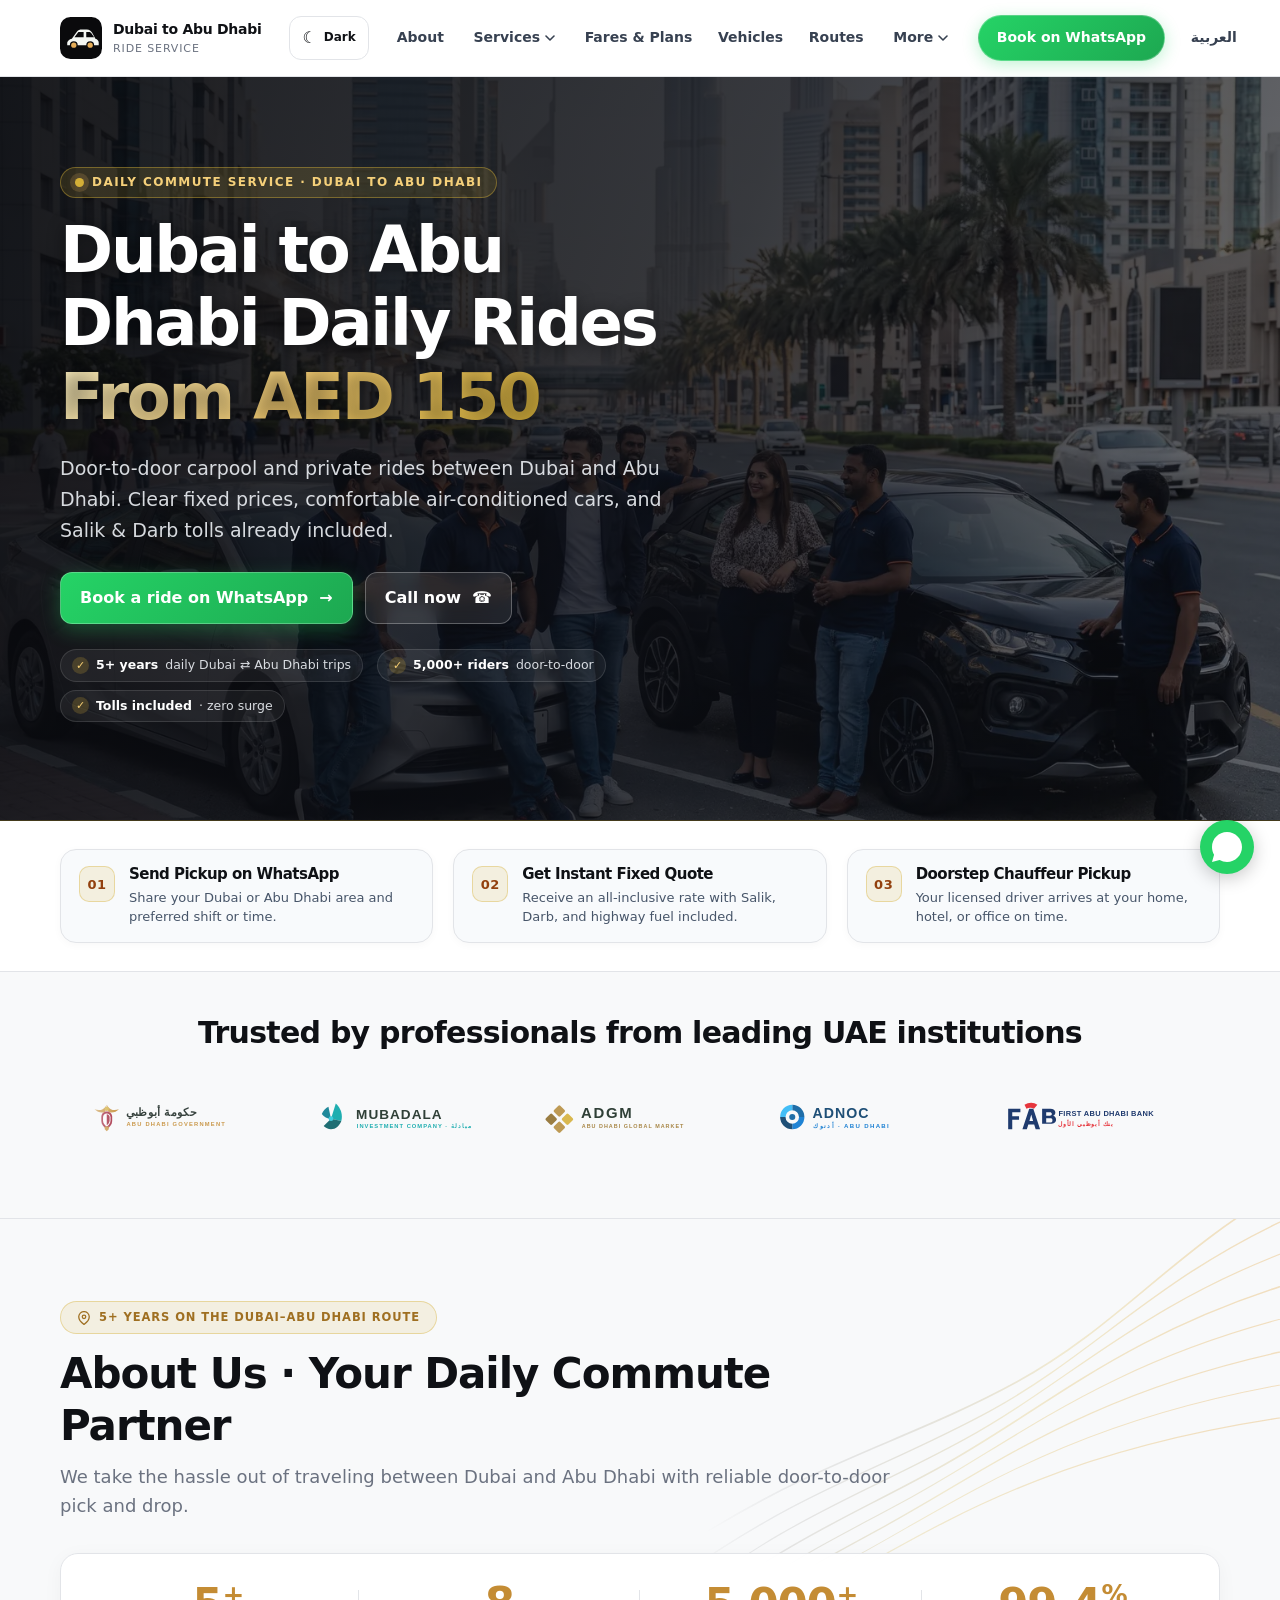
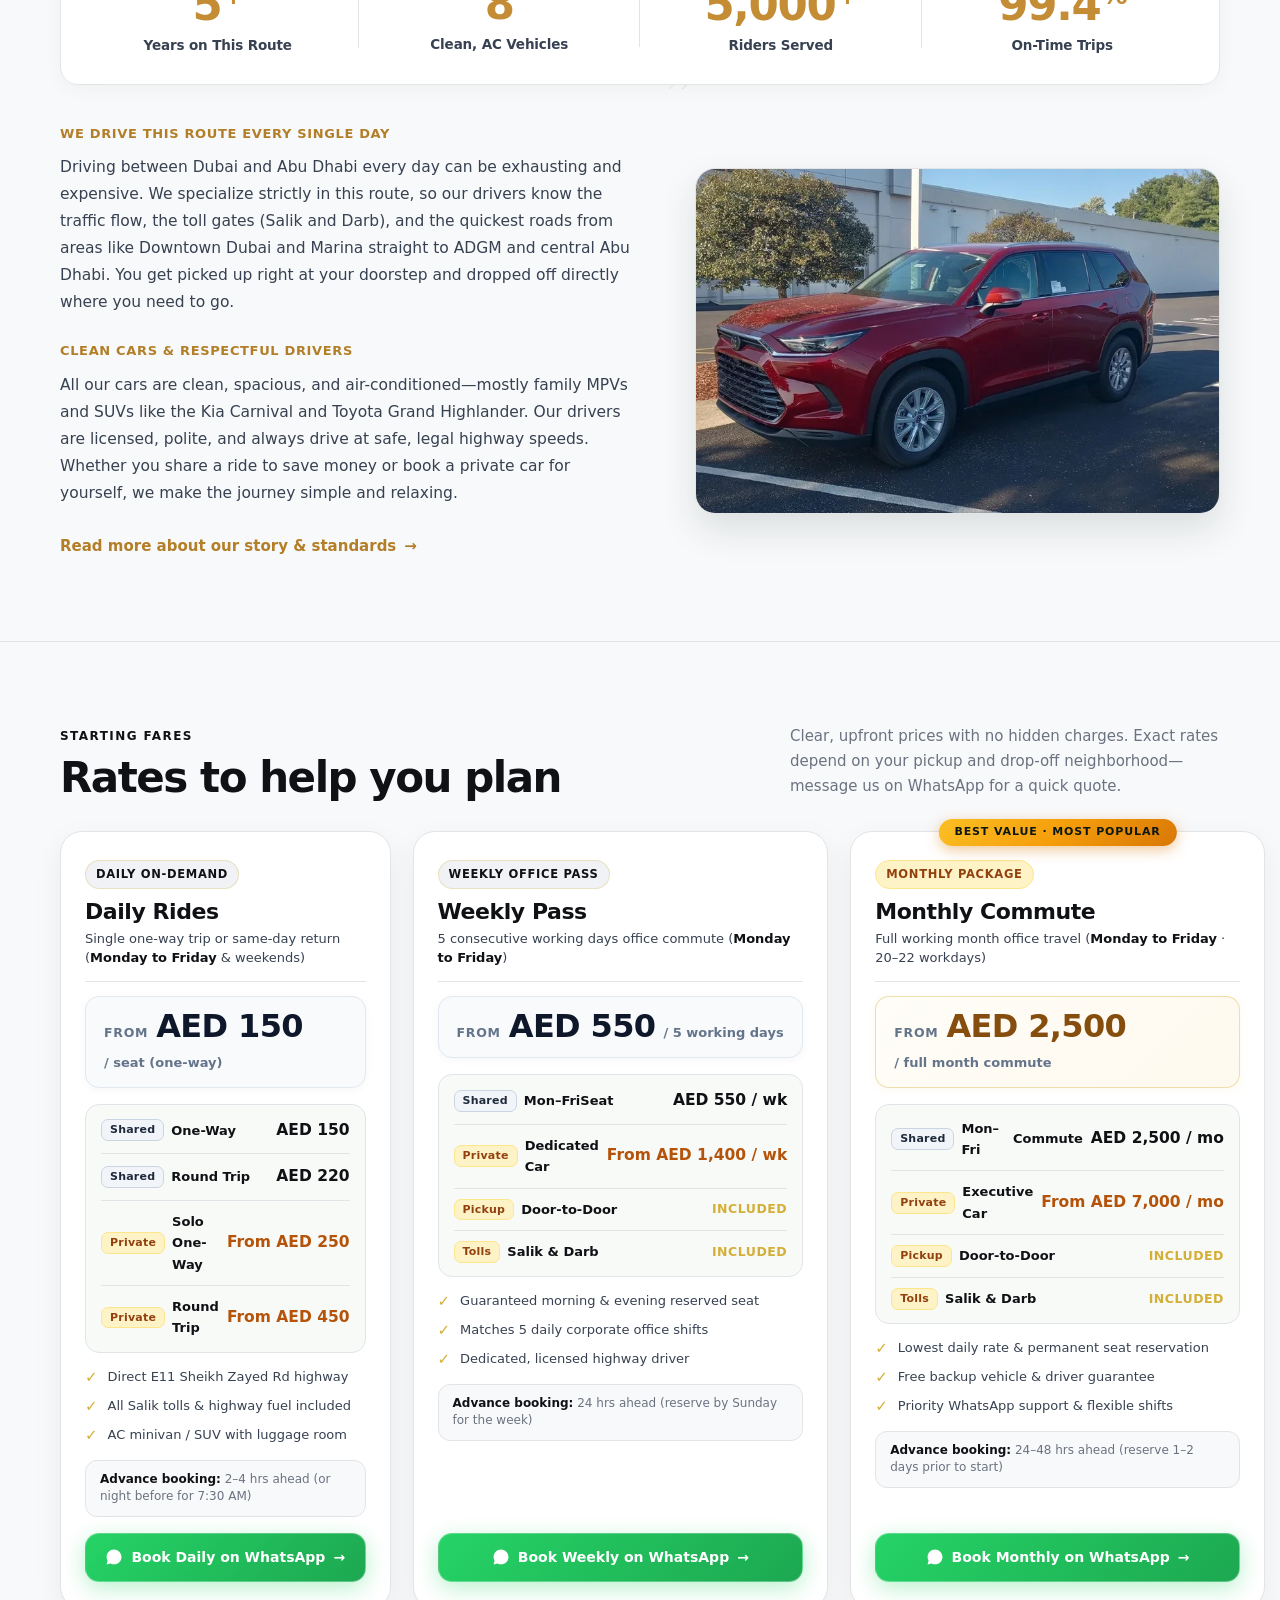
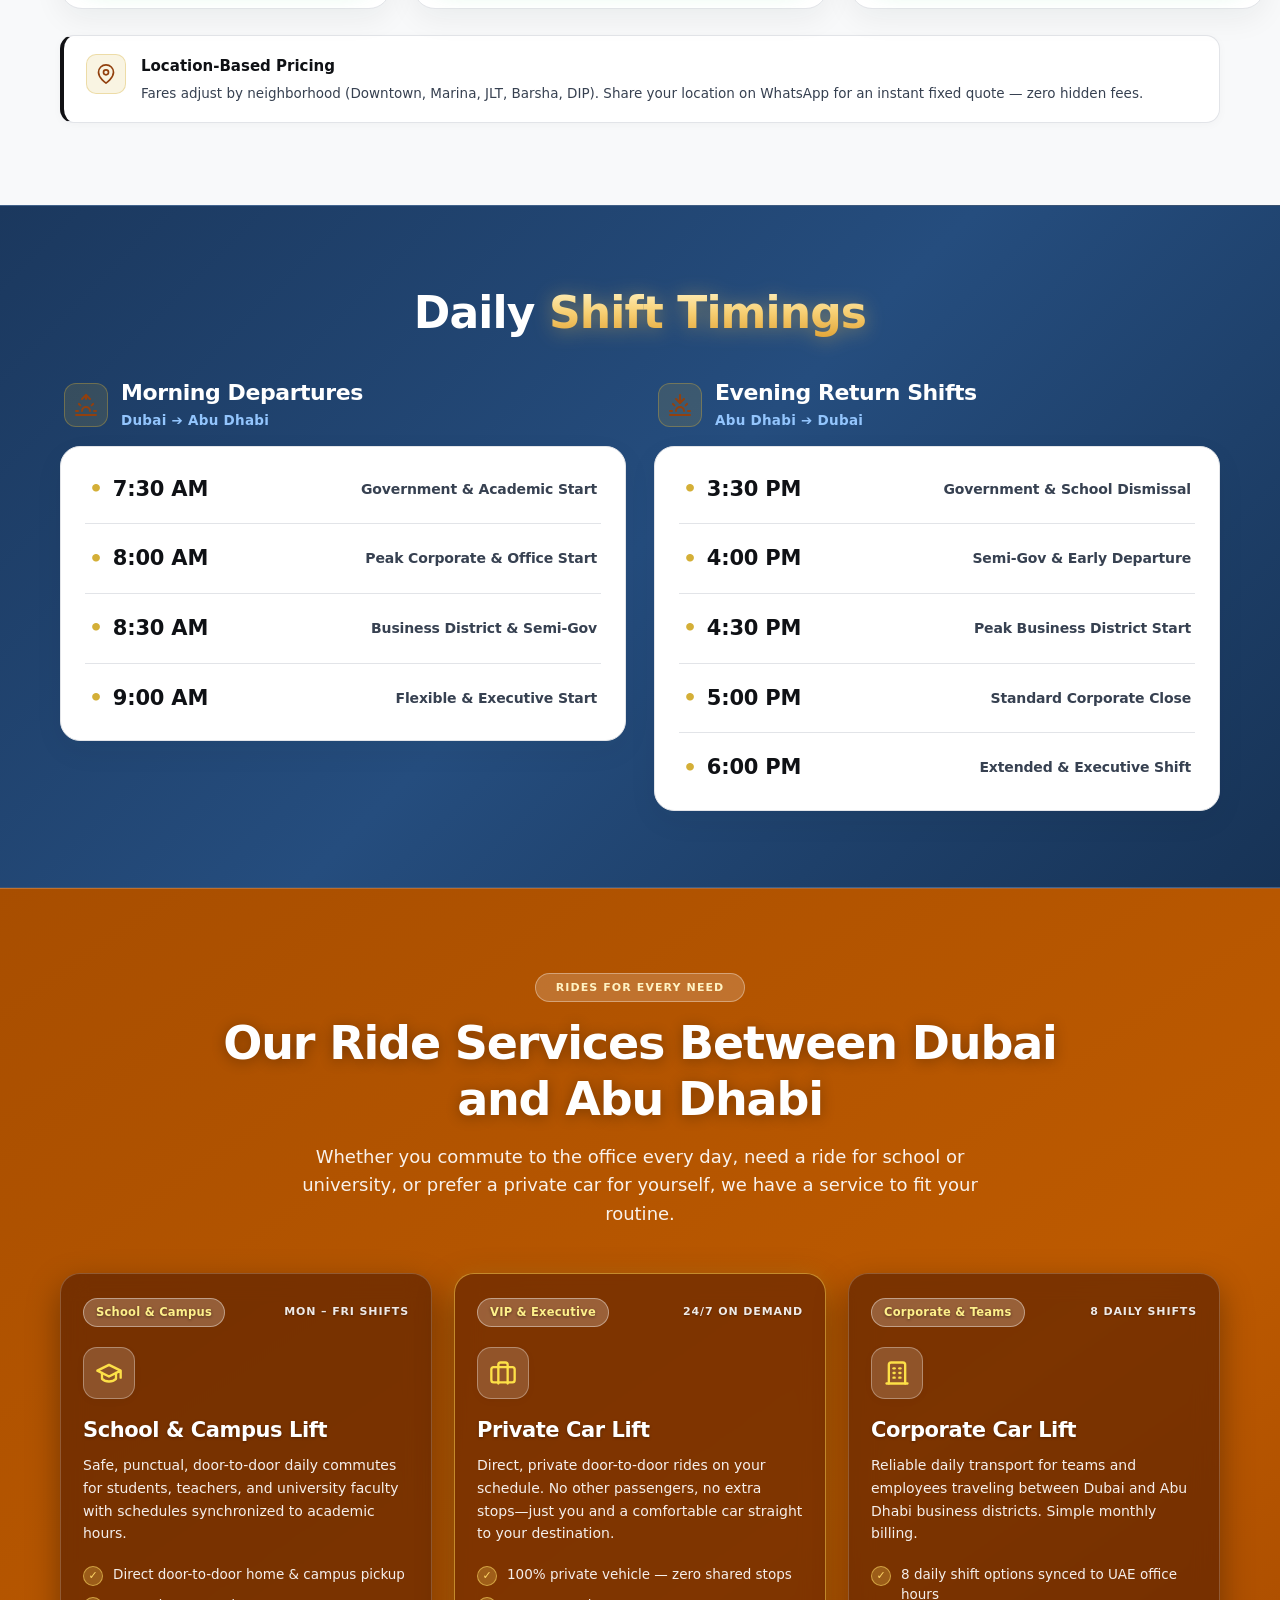
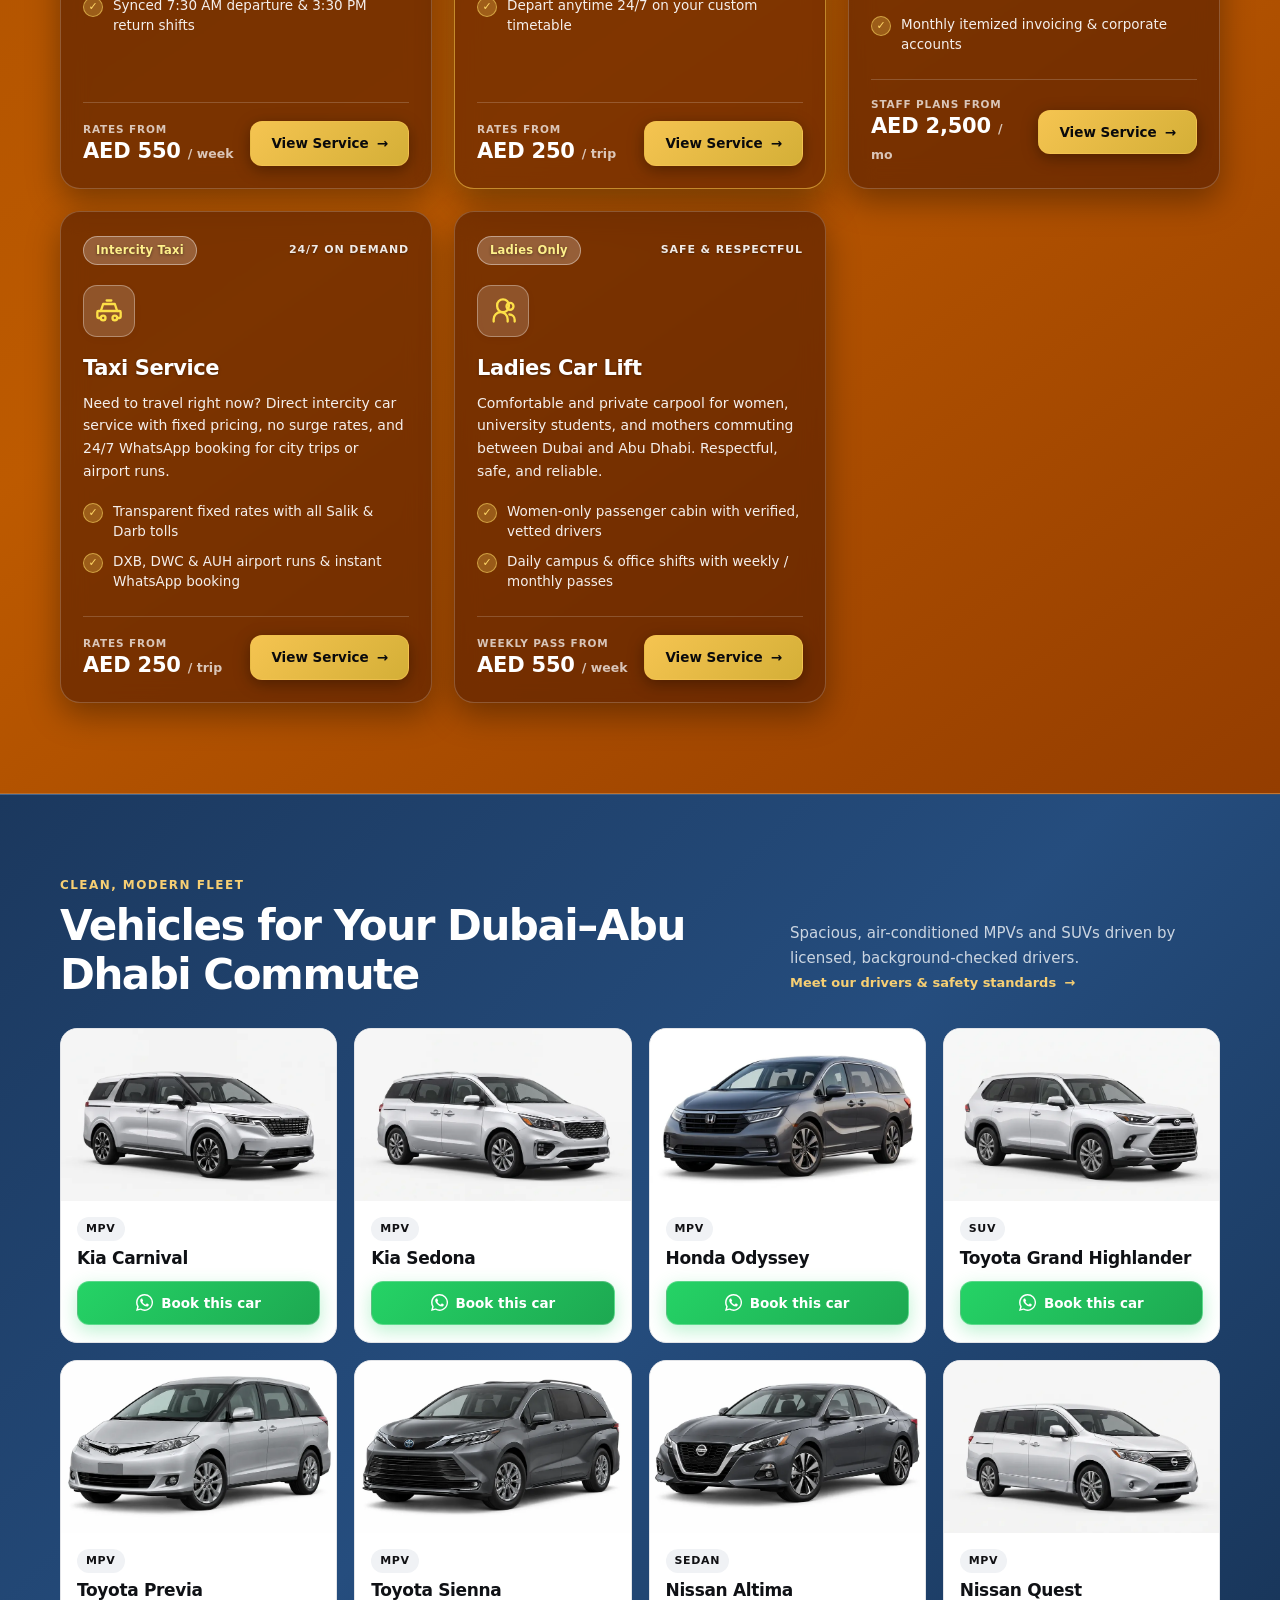
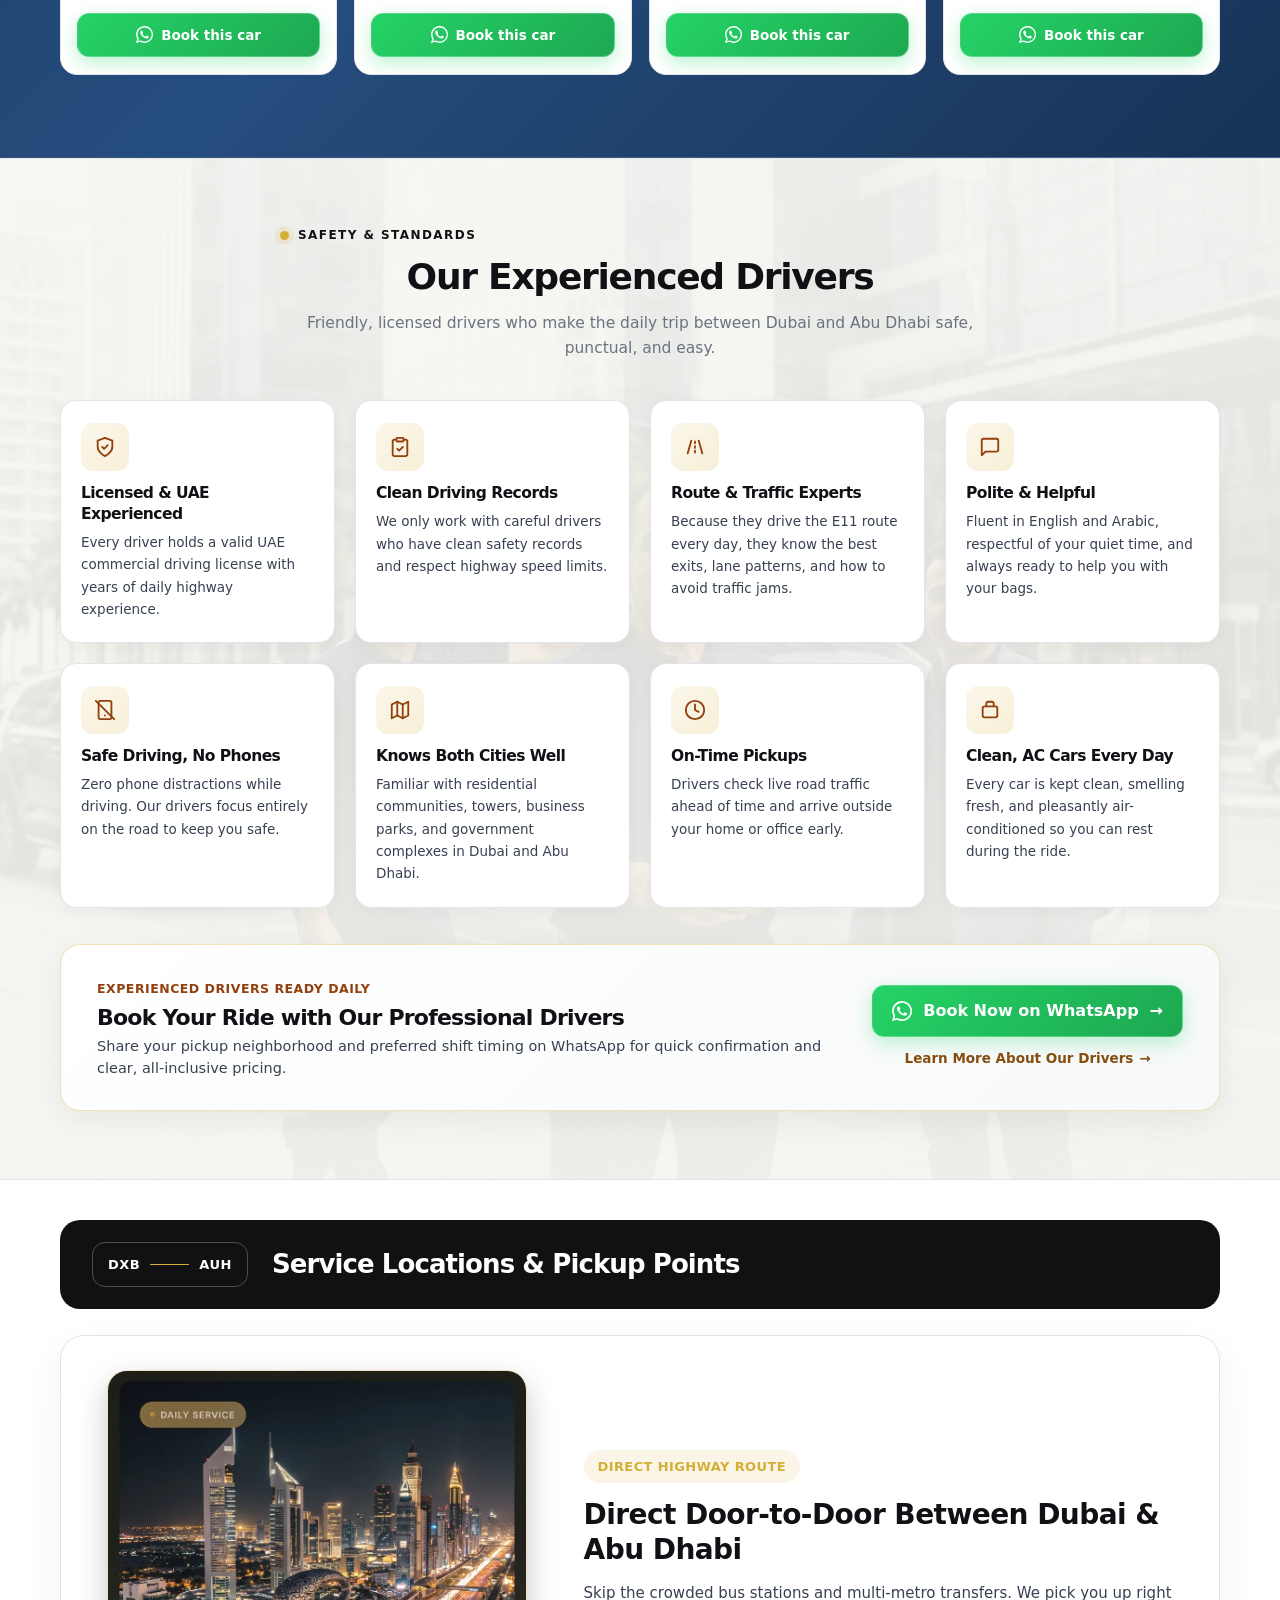
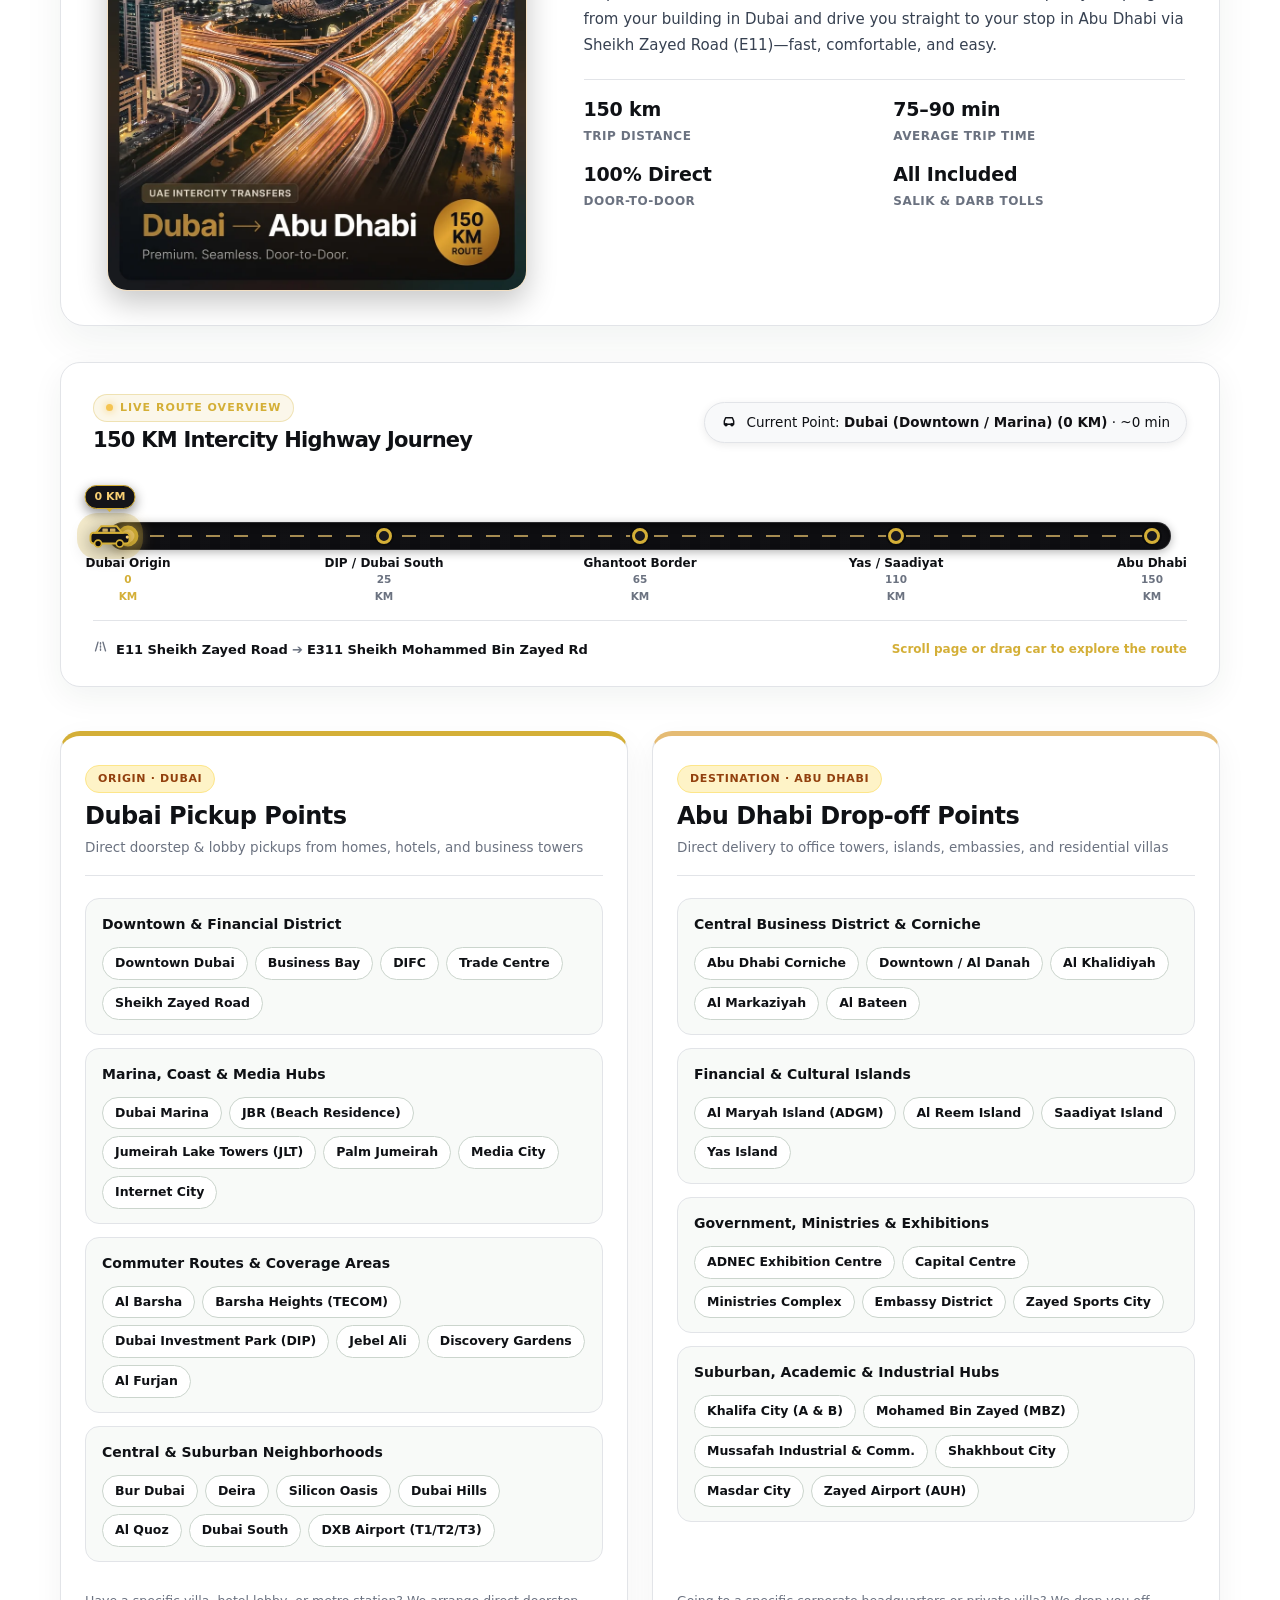
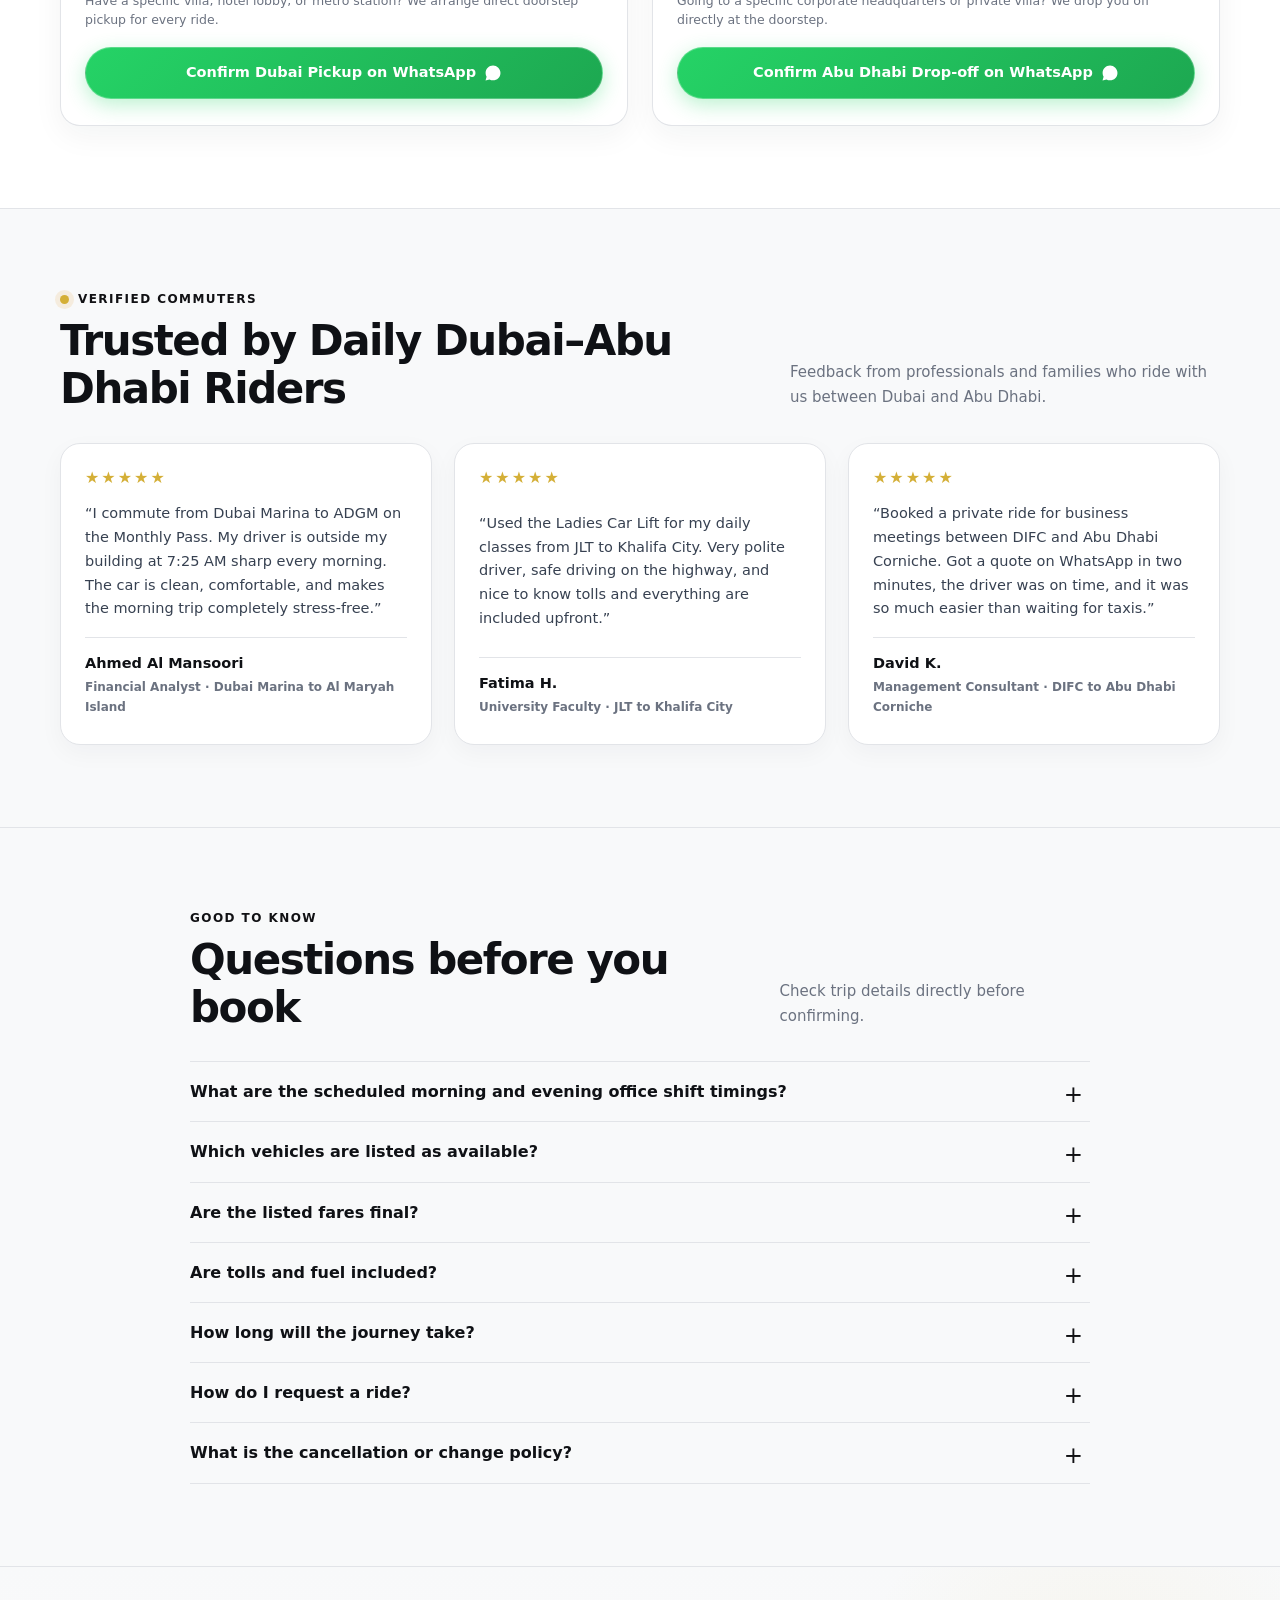
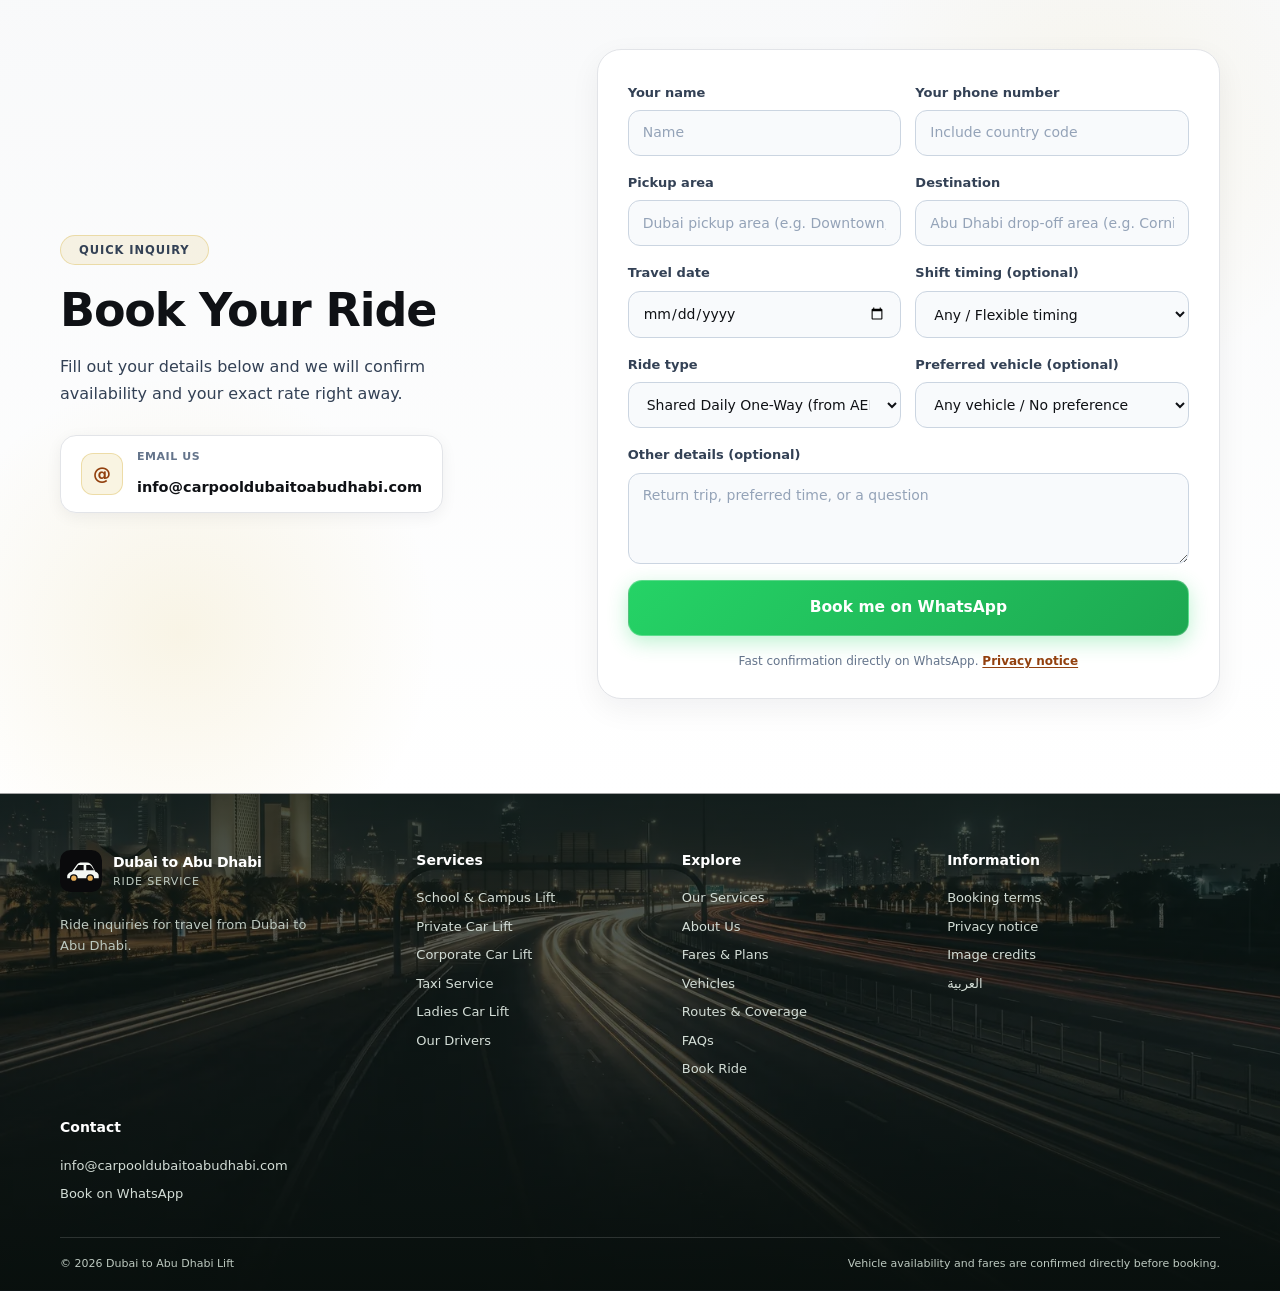
<file: index.html>
<!DOCTYPE html>
<html lang="en">

<head>
  <meta charset="UTF-8">
  <script>
    (function () {
      try {
        var s = localStorage.getItem("ride-site-theme");
        var t = (s === "dark" || s === "light") ? s : "light";
        document.documentElement.dataset.theme = t;
      } catch (e) {
        document.documentElement.dataset.theme = "light";
      }
    })();
  </script>
  <meta name="viewport" content="width=device-width, initial-scale=1">
  <meta name="theme-color" content="#0a0a0c">
  <title>Dubai to Abu Dhabi Ride Service | Dubai to Abu Dhabi Lift</title>
  <meta name="description"
    content="Arrange a shared or private ride from Dubai to Abu Dhabi. View the listed vehicles and starting fares, then request a quote for your route.">
  <link rel="canonical" href="https://dubaitoabudhabilift.com/">
  <link rel="alternate" hreflang="en" href="https://dubaitoabudhabilift.com/">
  <link rel="alternate" hreflang="ar" href="https://dubaitoabudhabilift.com/ar.html">
  <link rel="alternate" hreflang="x-default" href="https://dubaitoabudhabilift.com/">
  <link rel="icon" href="images/icon.svg" type="image/svg+xml">
  <link rel="apple-touch-icon" href="images/apple-touch-icon.png">
  <link rel="manifest" href="manifest.json">
  <meta property="og:type" content="website">
  <meta property="og:locale" content="en_AE">
  <meta property="og:url" content="https://dubaitoabudhabilift.com/">
  <meta property="og:site_name" content="Dubai to Abu Dhabi Lift">
  <meta property="og:title" content="Dubai to Abu Dhabi Ride Service | Dubai to Abu Dhabi Lift">
  <meta property="og:description"
    content="View available vehicle models and starting fares for rides from Dubai to Abu Dhabi. Request a route-specific quote.">
  <meta property="og:image" content="https://dubaitoabudhabilift.com/images/og-image.jpg">
  <meta property="og:image:secure_url" content="https://dubaitoabudhabilift.com/images/og-image.jpg">
  <meta property="og:image:type" content="image/jpeg">
  <meta property="og:image:width" content="1200">
  <meta property="og:image:height" content="675">
  <meta property="og:image:alt" content="Dubai to Abu Dhabi Lift ride service">
  <meta name="twitter:card" content="summary_large_image">
  <meta name="twitter:title" content="Dubai to Abu Dhabi Ride Service">
  <meta name="twitter:description" content="Available models and starting fares for rides from Dubai to Abu Dhabi.">
  <meta name="twitter:image" content="https://dubaitoabudhabilift.com/images/og-image.jpg">
  <script type="application/ld+json">
{
  "@context": "https://schema.org",
  "@graph": [
    { "@type": "WebSite", "@id": "https://dubaitoabudhabilift.com/#website", "url": "https://dubaitoabudhabilift.com/", "name": "Dubai to Abu Dhabi Lift", "inLanguage": "en" },
    { "@type": "Organization", "@id": "https://dubaitoabudhabilift.com/#organization", "name": "Dubai to Abu Dhabi Lift", "url": "https://dubaitoabudhabilift.com/", "logo": "https://dubaitoabudhabilift.com/images/icon-512.png", "email": "dubaitoabudhabilift@gmail.com" },
    { "@type": "Service", "@id": "https://dubaitoabudhabilift.com/#ride-service", "name": "Ride service from Dubai to Abu Dhabi", "serviceType": "Shared and private intercity rides", "provider": { "@id": "https://dubaitoabudhabilift.com/#organization" }, "areaServed": [{ "@type": "City", "name": "Dubai" }, { "@type": "City", "name": "Abu Dhabi" }] }
  ]
}
</script>
  <link rel="stylesheet" href="css/style.css?v=29">
</head>

<body>
  <a class="skip-link" href="#main">Skip to content</a>
  <header class="site-header">
    <div class="wrap header-inner">
      <a class="brand" href="#top" aria-label="Dubai to Abu Dhabi Lift home"><img src="images/icon.svg" width="42"
          height="42" alt=""><span><strong>Dubai to Abu Dhabi</strong><small>Ride service</small></span></a>
      <button class="theme-toggle" type="button" aria-label="Switch to dark mode" aria-pressed="false"
        title="Switch to dark mode"><span data-theme-icon aria-hidden="true">☾</span><span
          data-theme-label>Dark</span></button>
      <button class="menu-toggle" type="button" aria-label="Open navigation" aria-expanded="false"
        aria-controls="main-nav"><span></span><span></span><span></span></button>
      <nav id="main-nav" class="main-nav" aria-label="Main navigation">
        <a href="#about">About</a>
        <div class="nav-dropdown">
          <button class="nav-dropdown-toggle" type="button" aria-expanded="false" aria-haspopup="true">
            <span>Services</span>
            <svg class="dropdown-chevron" width="10" height="6" viewBox="0 0 10 6" fill="none" aria-hidden="true">
              <path d="M1 1L5 5L9 1" stroke="currentColor" stroke-width="1.6" stroke-linecap="round"
                stroke-linejoin="round" />
            </svg>
          </button>
          <div class="nav-dropdown-menu" role="menu">
            <a href="school-car-lift.html" role="menuitem">School &amp; Campus Lift</a>
            <a href="private-car-lift.html" role="menuitem">Private Car Lift</a>
            <a href="corporate-car-lift.html" role="menuitem">Corporate Car Lift</a>
            <a href="taxi-service.html" role="menuitem">Taxi Service</a>
            <a href="ladies-car-lift.html" role="menuitem">Ladies Car Lift</a>
          </div>
        </div>
        <a href="#fares">Fares &amp; Plans</a>
        <a href="#vehicles">Vehicles</a>
        <a href="#routes">Routes</a>
        <div class="nav-dropdown">
          <button class="nav-dropdown-toggle" type="button" aria-expanded="false" aria-haspopup="true">
            <span>More</span>
            <svg class="dropdown-chevron" width="10" height="6" viewBox="0 0 10 6" fill="none" aria-hidden="true">
              <path d="M1 1L5 5L9 1" stroke="currentColor" stroke-width="1.6" stroke-linecap="round"
                stroke-linejoin="round" />
            </svg>
          </button>
          <div class="nav-dropdown-menu" role="menu">
            <a href="#drivers" role="menuitem">Our Drivers &amp; Standards</a>
            <a href="#faq" role="menuitem">FAQs</a>
          </div>
        </div>
        <a class="nav-cta" href="#" data-whatsapp
          data-message="Hello, I would like to book a ride from Dubai to Abu Dhabi. Please share availability and the fare.">Book
          on WhatsApp</a>
        <a href="ar.html" lang="ar" dir="rtl" class="lang-switch">العربية</a>
      </nav>
    </div>
  </header>
  <main id="main">
    <section class="hero" id="top">
      <div class="wrap hero-grid">
        <div class="hero-copy">
          <p class="eyebrow"><span class="eyebrow-dot"></span> Daily Commute Service · Dubai to Abu Dhabi</p>
          <h1>Dubai to Abu Dhabi Daily Rides <span class="hero-title-gold">From AED 150</span></h1>
          <p class="hero-lead">Door-to-door carpool and private rides between Dubai and Abu Dhabi. Clear fixed prices, comfortable air-conditioned cars, and Salik &amp; Darb tolls already included.</p>
          <div class="hero-actions"><a class="button button-primary" href="#" data-whatsapp
              data-message="Hello, I would like to book a ride from Dubai to Abu Dhabi. Please share availability and the fare.">Book
              a ride on WhatsApp <span aria-hidden="true">→</span></a><button
              class="button button-secondary call-button" type="button" data-call-now>Call now <span
                aria-hidden="true">☎</span></button></div>
          <ul class="hero-points" aria-label="Service overview">
            <li><span aria-hidden="true">✓</span> <strong>5+ years</strong> daily Dubai ⇄ Abu Dhabi trips</li>
            <li><span aria-hidden="true">✓</span> <strong>5,000+ riders</strong> door-to-door</li>
            <li><span aria-hidden="true">✓</span> <strong>Tolls included</strong> · zero surge</li>
          </ul>
        </div>
      </div>
    </section>

    <!-- 3-Step How It Works Strip -->
    <section class="how-it-works-strip" aria-label="How booking works">
      <div class="wrap">
        <div class="how-steps-grid">
          <div class="how-step-card">
            <span class="how-step-num" aria-hidden="true">01</span>
            <div class="how-step-body">
              <h3>Send Pickup on WhatsApp</h3>
              <p>Share your Dubai or Abu Dhabi area and preferred shift or time.</p>
            </div>
          </div>
          <div class="how-step-card">
            <span class="how-step-num" aria-hidden="true">02</span>
            <div class="how-step-body">
              <h3>Get Instant Fixed Quote</h3>
              <p>Receive an all-inclusive rate with Salik, Darb, and highway fuel included.</p>
            </div>
          </div>
          <div class="how-step-card">
            <span class="how-step-num" aria-hidden="true">03</span>
            <div class="how-step-body">
              <h3>Doorstep Chauffeur Pickup</h3>
              <p>Your licensed driver arrives at your home, hotel, or office on time.</p>
            </div>
          </div>
        </div>
      </div>
    </section>
    <section class="section corporate-section" id="corporate">
      <div class="wrap">
        <div class="corporate-simple-header">
          <h2>Trusted by professionals from leading UAE institutions</h2>
        </div>

        <div class="logo-ring-wrapper">
          <div class="logo-ring-track" id="logo-ring-track">
            <div class="ring-logo-item" title="Abu Dhabi Government">
              <img src="images/logos/abu-dhabi-gov.svg" width="160" height="38" alt="Abu Dhabi Government"
                loading="lazy">
            </div>
            <div class="ring-logo-item" title="Mubadala Investment Company">
              <img src="images/logos/mubadala.svg" width="160" height="38" alt="Mubadala" loading="lazy">
            </div>
            <div class="ring-logo-item" title="ADGM - Abu Dhabi Global Market">
              <img src="images/logos/adgm.svg" width="160" height="38" alt="ADGM" loading="lazy">
            </div>
            <div class="ring-logo-item" title="ADNOC - Abu Dhabi National Oil Company">
              <img src="images/logos/adnoc.svg" width="160" height="38" alt="ADNOC" loading="lazy">
            </div>
            <div class="ring-logo-item" title="First Abu Dhabi Bank (FAB)">
              <img src="images/logos/fab.svg" width="160" height="38" alt="FAB" loading="lazy">
            </div>
            <div class="ring-logo-item" title="ADNIC - Abu Dhabi National Insurance Company">
              <img src="images/logos/adnic.svg" width="160" height="38" alt="ADNIC" loading="lazy">
            </div>
            <div class="ring-logo-item" title="Abu Dhabi Commercial Bank (ADCB)">
              <img src="images/logos/adcb.svg" width="160" height="38" alt="ADCB" loading="lazy">
            </div>
            <div class="ring-logo-item" title="Abu Dhabi Islamic Bank (ADIB)">
              <img src="images/logos/adib.svg" width="160" height="38" alt="ADIB" loading="lazy">
            </div>
            <div class="ring-logo-item" title="ADNEC - Abu Dhabi National Exhibition Centre">
              <img src="images/logos/adnec.svg" width="160" height="38" alt="ADNEC" loading="lazy">
            </div>
            <div class="ring-logo-item" title="Etihad Airways">
              <img src="images/logos/etihad.svg" width="160" height="38" alt="Etihad Airways" loading="lazy">
            </div>
            <!-- Duplicated items for smooth continuous loop -->
            <div class="ring-logo-item" aria-hidden="true">
              <img src="images/logos/abu-dhabi-gov.svg" width="160" height="38" alt="" loading="lazy">
            </div>
            <div class="ring-logo-item" aria-hidden="true">
              <img src="images/logos/mubadala.svg" width="160" height="38" alt="" loading="lazy">
            </div>
            <div class="ring-logo-item" aria-hidden="true">
              <img src="images/logos/adgm.svg" width="160" height="38" alt="" loading="lazy">
            </div>
            <div class="ring-logo-item" aria-hidden="true">
              <img src="images/logos/adnoc.svg" width="160" height="38" alt="" loading="lazy">
            </div>
            <div class="ring-logo-item" aria-hidden="true">
              <img src="images/logos/fab.svg" width="160" height="38" alt="" loading="lazy">
            </div>
            <div class="ring-logo-item" aria-hidden="true">
              <img src="images/logos/adnic.svg" width="160" height="38" alt="" loading="lazy">
            </div>
            <div class="ring-logo-item" aria-hidden="true">
              <img src="images/logos/adcb.svg" width="160" height="38" alt="" loading="lazy">
            </div>
            <div class="ring-logo-item" aria-hidden="true">
              <img src="images/logos/adib.svg" width="160" height="38" alt="" loading="lazy">
            </div>
            <div class="ring-logo-item" aria-hidden="true">
              <img src="images/logos/adnec.svg" width="160" height="38" alt="" loading="lazy">
            </div>
            <div class="ring-logo-item" aria-hidden="true">
              <img src="images/logos/etihad.svg" width="160" height="38" alt="" loading="lazy">
            </div>
          </div>
        </div>
      </div>
    </section>

    <section class="section about-section" id="about" aria-labelledby="about-heading">
      <!-- Flowing spiral/wave lines in top-right corner -->
      <div class="about-flowing-lines" aria-hidden="true">
        <svg viewBox="0 0 700 500" fill="none" xmlns="http://www.w3.org/2000/svg" preserveAspectRatio="none">
          <defs>
            <linearGradient id="aboutGoldWaveGrad" x1="100%" y1="0%" x2="0%" y2="100%">
              <stop offset="0%" stop-color="#e7b15e" stop-opacity="0.45" />
              <stop offset="45%" stop-color="#d4af37" stop-opacity="0.25" />
              <stop offset="85%" stop-color="#0a0a0c" stop-opacity="0.08" />
              <stop offset="100%" stop-color="#0a0a0c" stop-opacity="0" />
            </linearGradient>
          </defs>
          <path d="M720,-30 C580,40 520,120 400,180 C280,240 180,260 40,340" stroke="url(#aboutGoldWaveGrad)"
            stroke-width="1.8" />
          <path d="M720,5 C560,70 490,150 370,210 C250,270 160,290 20,380" stroke="url(#aboutGoldWaveGrad)"
            stroke-width="1.5" />
          <path d="M720,40 C540,100 460,180 340,240 C220,300 140,320 0,420" stroke="url(#aboutGoldWaveGrad)"
            stroke-width="1.3" />
          <path d="M720,75 C520,130 430,210 310,270 C190,330 120,350 -20,460" stroke="url(#aboutGoldWaveGrad)"
            stroke-width="1.6" />
          <path d="M720,110 C500,160 400,240 280,300 C160,360 100,380 -40,500" stroke="url(#aboutGoldWaveGrad)"
            stroke-width="1.2" />
          <path d="M720,145 C480,190 370,270 250,330 C130,390 80,410 -60,540" stroke="url(#aboutGoldWaveGrad)"
            stroke-width="1.4" />
          <path d="M720,180 C460,220 340,300 220,360 C100,420 60,440 -80,580" stroke="url(#aboutGoldWaveGrad)"
            stroke-width="1.1" />
          <path d="M720,215 C440,250 310,330 190,390 C70,450 40,470 -100,620" stroke="url(#aboutGoldWaveGrad)"
            stroke-width="1.3" />
        </svg>
      </div>

      <div class="wrap about-container">
        <div class="about-header">
          <div class="about-pill-badge">
            <svg class="inline-svg-icon" width="14" height="14" viewBox="0 0 24 24" fill="none" stroke="currentColor" stroke-width="2.2" stroke-linecap="round" stroke-linejoin="round" aria-hidden="true"><path d="M21 10c0 7-9 13-9 13s-9-6-9-13a9 9 0 0 1 18 0z"/><circle cx="12" cy="10" r="3"/></svg>
            <span>5+ YEARS ON THE DUBAI–ABU DHABI ROUTE</span>
          </div>
          <h2 id="about-heading">About Us · Your Daily Commute Partner</h2>
          <p class="about-lead">We take the hassle out of traveling between Dubai and Abu Dhabi with reliable door-to-door pick and drop.</p>
        </div>

        <!-- Modern Unified 4-Metric Horizontal Stats Strip -->
        <div class="about-stats-bar" aria-label="Company Key Metrics">
          <div class="about-stat-item">
            <div class="about-stat-number">5<sup>+</sup></div>
            <div class="about-stat-label">Years on This Route</div>
          </div>
          <div class="about-stat-item">
            <div class="about-stat-number">8</div>
            <div class="about-stat-label">Clean, AC Vehicles</div>
          </div>
          <div class="about-stat-item">
            <div class="about-stat-number">5,000<sup>+</sup></div>
            <div class="about-stat-label">Riders Served</div>
          </div>
          <div class="about-stat-item">
            <div class="about-stat-number">99.4<sup>%</sup></div>
            <div class="about-stat-label">On-Time Trips</div>
          </div>
        </div>

        <!-- 2-Column Story: Text on Left, Red Toyota Grand Highlander on Right -->
        <div class="about-story-grid">
          <div class="about-story-left">
            <div class="about-story-block">
              <span class="about-story-tag">WE DRIVE THIS ROUTE EVERY SINGLE DAY</span>
              <p>Driving between Dubai and Abu Dhabi every day can be exhausting and expensive. We specialize strictly in this route, so our drivers know the traffic flow, the toll gates (Salik and Darb), and the quickest roads from areas like Downtown Dubai and Marina straight to ADGM and central Abu Dhabi. You get picked up right at your doorstep and dropped off directly where you need to go.</p>
            </div>
            <div class="about-story-block about-story-secondary">
              <span class="about-story-tag">CLEAN CARS &amp; RESPECTFUL DRIVERS</span>
              <p>All our cars are clean, spacious, and air-conditioned—mostly family MPVs and SUVs like the Kia Carnival and Toyota Grand Highlander. Our drivers are licensed, polite, and always drive at safe, legal highway speeds. Whether you share a ride to save money or book a private car for yourself, we make the journey simple and relaxing.</p>
            </div>
            <a href="about.html" class="text-link about-more-link">Read more about our story &amp; standards <span aria-hidden="true">→</span></a>
          </div>
          <div class="about-story-right">
            <div class="about-story-image-wrap">
              <img src="images/fleet/toyota-grand-highlander-clean.webp" alt="Toyota Grand Highlander executive vehicle"
                width="800" height="500" loading="lazy" decoding="async">
            </div>
          </div>
        </div>
      </div>
    </section>

    <section class="section fares-section" id="fares">
      <div class="wrap">
        <div class="section-heading">
          <div>
            <p class="eyebrow">Starting fares</p>
            <h2>Rates to help you plan</h2>
          </div>
          <p>Clear, upfront prices with no hidden charges. Exact rates depend on your pickup and drop-off neighborhood—message us on WhatsApp for a quick quote.</p>
        </div>

        <!-- 3 Core Commute Plans (Daily / Weekly / Monthly) -->
        <div class="commute-plans-overview" aria-label="Core Commute Plans">
          <div class="plan-tabs-mobile" role="tablist" aria-label="Select commute plan">
            <button type="button" class="plan-tab-btn is-active" role="tab" aria-selected="true" data-plan-tab="0">Daily Ride</button>
            <button type="button" class="plan-tab-btn" role="tab" aria-selected="false" data-plan-tab="1">Weekly Pass</button>
            <button type="button" class="plan-tab-btn" role="tab" aria-selected="false" data-plan-tab="2">Monthly Pass</button>
          </div>
          <div class="commute-plans-grid">
            <!-- Plan 1: Daily Commute -->
            <article class="plan-overview-card is-active-plan" data-plan-card="0">
              <div class="plan-header">
                <span class="plan-badge">Daily On-Demand</span>
                <h3 class="plan-title">Daily Rides</h3>
                <p class="plan-subtitle">Single one-way trip or same-day return (<strong>Monday to Friday</strong> &amp; weekends)</p>
              </div>
              <div class="plan-price-hero">
                <span class="plan-price-from">From</span>
                <span class="plan-price-main">AED 150</span>
                <span class="plan-price-period">/ seat (one-way)</span>
              </div>
              <div class="plan-rates-box">
                <div class="plan-rate-row">
                  <span class="plan-rate-type"><span class="rate-badge rate-shared">Shared</span> One-Way</span>
                  <span class="plan-rate-price">AED 150</span>
                </div>
                <div class="plan-rate-row">
                  <span class="plan-rate-type"><span class="rate-badge rate-shared">Shared</span> Round Trip</span>
                  <span class="plan-rate-price">AED 220</span>
                </div>
                <div class="plan-rate-row">
                  <span class="plan-rate-type"><span class="rate-badge rate-private">Private</span> Solo
                    One-Way</span>
                  <span class="plan-rate-price">From AED 250</span>
                </div>
                <div class="plan-rate-row">
                  <span class="plan-rate-type"><span class="rate-badge rate-private">Private</span> Round Trip</span>
                  <span class="plan-rate-price">From AED 450</span>
                </div>
              </div>
              <ul class="plan-perks-list" aria-label="Daily plan features">
                <li><span aria-hidden="true">✓</span> Direct E11 Sheikh Zayed Rd highway</li>
                <li><span aria-hidden="true">✓</span> All Salik tolls &amp; highway fuel included</li>
                <li><span aria-hidden="true">✓</span> AC minivan / SUV with luggage room</li>
              </ul>
              <div class="plan-schedule-clean">
                <div class="plan-booking-hint">
                  <span><strong>Advance booking:</strong> 2–4 hrs ahead (or night
                    before for 7:30 AM)</span>
                </div>
              </div>
              <div class="plan-action">
                <a class="button button-primary plan-cta-btn" href="#" data-whatsapp
                  data-message="Hello, I would like to book a Daily Ride from Dubai to Abu Dhabi. Please confirm timing and availability.">
                  <svg class="wa-btn-icon" viewBox="0 0 24 24" width="18" height="18" aria-hidden="true">
                    <path fill="currentColor"
                      d="M12.04 2c-5.46 0-9.91 4.45-9.91 9.91 0 1.75.46 3.45 1.32 4.95L2.05 22l5.25-1.38c1.45.79 3.08 1.21 4.74 1.21 5.46 0 9.91-4.45 9.91-9.91 0-2.65-1.03-5.14-2.9-7.01A9.816 9.816 0 0 0 12.04 2z" />
                  </svg>
                  <span>Book Daily on WhatsApp</span>
                  <span aria-hidden="true">→</span>
                </a>
              </div>
            </article>

            <!-- Plan 2: Weekly Pass -->
            <article class="plan-overview-card" data-plan-card="1">
              <div class="plan-header">
                <span class="plan-badge">Weekly Office Pass</span>
                <h3 class="plan-title">Weekly Pass</h3>
                <p class="plan-subtitle">5 consecutive working days office commute (<strong>Monday to Friday</strong>)</p>
              </div>
              <div class="plan-price-hero">
                <span class="plan-price-from">From</span>
                <span class="plan-price-main">AED 550</span>
                <span class="plan-price-period">/ 5 working days</span>
              </div>
              <div class="plan-rates-box">
                <div class="plan-rate-row">
                  <span class="plan-rate-type"><span class="rate-badge rate-shared">Shared</span> <strong>Mon–Fri</strong> Seat</span>
                  <span class="plan-rate-price">AED 550 / wk</span>
                </div>
                <div class="plan-rate-row">
                  <span class="plan-rate-type"><span class="rate-badge rate-private">Private</span> Dedicated
                    Car</span>
                  <span class="plan-rate-price">From AED 1,400 / wk</span>
                </div>
                <div class="plan-rate-row">
                  <span class="plan-rate-type"><span class="rate-badge rate-perk">Pickup</span> Door-to-Door</span>
                  <span class="plan-rate-price plan-included">Included</span>
                </div>
                <div class="plan-rate-row">
                  <span class="plan-rate-type"><span class="rate-badge rate-perk">Tolls</span> Salik &amp;
                    Darb</span>
                  <span class="plan-rate-price plan-included">Included</span>
                </div>
              </div>
              <ul class="plan-perks-list" aria-label="Weekly plan features">
                <li><span aria-hidden="true">✓</span> Guaranteed morning &amp; evening reserved seat</li>
                <li><span aria-hidden="true">✓</span> Matches 5 daily corporate office shifts</li>
                <li><span aria-hidden="true">✓</span> Dedicated, licensed highway driver</li>
              </ul>
              <div class="plan-schedule-clean">
                <div class="plan-booking-hint">
                  <span><strong>Advance booking:</strong> 24 hrs ahead (reserve by
                    Sunday for the week)</span>
                </div>
              </div>
              <div class="plan-action">
                <a class="button button-primary plan-cta-btn" href="#" data-whatsapp
                  data-message="Hello, I would like to book a Weekly Pass (Monday to Friday) from Dubai to Abu Dhabi. Please share available slots.">
                  <svg class="wa-btn-icon" viewBox="0 0 24 24" width="18" height="18" aria-hidden="true">
                    <path fill="currentColor"
                      d="M12.04 2c-5.46 0-9.91 4.45-9.91 9.91 0 1.75.46 3.45 1.32 4.95L2.05 22l5.25-1.38c1.45.79 3.08 1.21 4.74 1.21 5.46 0 9.91-4.45 9.91-9.91 0-2.65-1.03-5.14-2.9-7.01A9.816 9.816 0 0 0 12.04 2z" />
                  </svg>
                  <span>Book Weekly on WhatsApp</span>
                  <span aria-hidden="true">→</span>
                </a>
              </div>
            </article>

            <!-- Plan 3: Monthly Commute -->
            <article class="plan-overview-card plan-featured" data-plan-card="2">
              <div class="plan-border-beam" aria-hidden="true"></div>
              <div class="plan-header">
                <span class="plan-badge">Monthly Package</span>
                <h3 class="plan-title">Monthly Commute</h3>
                <p class="plan-subtitle">Full working month office travel (<strong>Monday to Friday</strong> · 20–22 workdays)</p>
              </div>
              <div class="plan-price-hero">
                <span class="plan-price-from">From</span>
                <span class="plan-price-main">AED 2,500</span>
                <span class="plan-price-period">/ full month commute</span>
              </div>
              <div class="plan-rates-box">
                <div class="plan-rate-row">
                  <span class="plan-rate-type"><span class="rate-badge rate-shared">Shared</span> <strong>Mon–Fri</strong>
                    Commute</span>
                  <span class="plan-rate-price">AED 2,500 / mo</span>
                </div>
                <div class="plan-rate-row">
                  <span class="plan-rate-type"><span class="rate-badge rate-private">Private</span> Executive
                    Car</span>
                  <span class="plan-rate-price">From AED 7,000 / mo</span>
                </div>
                <div class="plan-rate-row">
                  <span class="plan-rate-type"><span class="rate-badge rate-perk">Pickup</span> Door-to-Door</span>
                  <span class="plan-rate-price plan-included">Included</span>
                </div>
                <div class="plan-rate-row">
                  <span class="plan-rate-type"><span class="rate-badge rate-perk">Tolls</span> Salik &amp;
                    Darb</span>
                  <span class="plan-rate-price plan-included">Included</span>
                </div>
              </div>
              <ul class="plan-perks-list" aria-label="Monthly plan features">
                <li><span aria-hidden="true">✓</span> Lowest daily rate &amp; permanent seat reservation</li>
                <li><span aria-hidden="true">✓</span> Free backup vehicle &amp; driver guarantee</li>
                <li><span aria-hidden="true">✓</span> Priority WhatsApp support &amp; flexible shifts</li>
              </ul>
              <div class="plan-schedule-clean">
                <div class="plan-booking-hint">
                  <span><strong>Advance booking:</strong> 24–48 hrs ahead (reserve
                    1–2 days prior to start)</span>
                </div>
              </div>
              <div class="plan-action">
                <a class="button button-primary plan-cta-btn" href="#" data-whatsapp
                  data-message="Hello, I would like to book the Monthly Office Commute (Monday to Friday) from Dubai to Abu Dhabi. Please confirm route availability and start date.">
                  <svg class="wa-btn-icon" viewBox="0 0 24 24" width="18" height="18" aria-hidden="true">
                    <path fill="currentColor"
                      d="M12.04 2c-5.46 0-9.91 4.45-9.91 9.91 0 1.75.46 3.45 1.32 4.95L2.05 22l5.25-1.38c1.45.79 3.08 1.21 4.74 1.21 5.46 0 9.91-4.45 9.91-9.91 0-2.65-1.03-5.14-2.9-7.01A9.816 9.816 0 0 0 12.04 2z" />
                  </svg>
                  <span>Book Monthly on WhatsApp</span>
                  <span aria-hidden="true">→</span>
                </a>
              </div>
            </article>
          </div>
        </div>

        <div class="fare-location-card">
          <div class="fare-location-icon" aria-hidden="true"><svg width="20" height="20" viewBox="0 0 24 24" fill="none" stroke="currentColor" stroke-width="2" stroke-linecap="round" stroke-linejoin="round"><path d="M21 10c0 7-9 13-9 13s-9-6-9-13a9 9 0 0 1 18 0z"/><circle cx="12" cy="10" r="3"/></svg></div>
          <div class="fare-location-content">
            <h4>Location-Based Pricing</h4>
            <p>Fares adjust by neighborhood (Downtown, Marina, JLT, Barsha, DIP). Share your location on WhatsApp for an
              instant fixed quote — zero hidden fees.</p>
          </div>
        </div>
      </div>
    </section>

    <section class="section shift-section" id="shifts">
      <div class="wrap">
        <div class="shift-schedule-header">
          <h2>Daily <span class="shift-title-gold">Shift Timings</span></h2>
        </div>

        <div class="shift-columns-grid" aria-label="Daily Shift Timings">
          <!-- Morning Departures Group -->
          <div class="shift-column-group">
            <div class="shift-group-header">
              <span class="shift-group-icon" aria-hidden="true"><svg width="24" height="24" viewBox="0 0 24 24" fill="none" stroke="currentColor" stroke-width="2" stroke-linecap="round" stroke-linejoin="round"><path d="M12 2v4"/><path d="m4.93 10.93 1.41 1.41"/><path d="M2 18h2"/><path d="M20 18h2"/><path d="m19.07 10.93-1.41 1.41"/><path d="M22 22H2"/><path d="m8 6 4-4 4 4"/><path d="M16 18a4 4 0 0 0-8 0"/></svg></span>
              <div class="shift-group-info">
                <h3 class="shift-group-title">Morning Departures</h3>
                <div class="shift-group-route">Dubai ➔ Abu Dhabi</div>
              </div>
            </div>
            <div class="shift-schedule-box morning-box">
              <div class="shift-row">
                <div class="shift-time-val"><span class="shift-bullet">•</span> 7:30 AM</div>
                <div class="shift-time-desc">Government &amp; Academic Start</div>
              </div>
              <div class="shift-row">
                <div class="shift-time-val"><span class="shift-bullet">•</span> 8:00 AM</div>
                <div class="shift-time-desc">Peak Corporate &amp; Office Start</div>
              </div>
              <div class="shift-row">
                <div class="shift-time-val"><span class="shift-bullet">•</span> 8:30 AM</div>
                <div class="shift-time-desc">Business District &amp; Semi-Gov</div>
              </div>
              <div class="shift-row">
                <div class="shift-time-val"><span class="shift-bullet">•</span> 9:00 AM</div>
                <div class="shift-time-desc">Flexible &amp; Executive Start</div>
              </div>
            </div>
          </div>

          <!-- Evening Return Shifts Group -->
          <div class="shift-column-group">
            <div class="shift-group-header">
              <span class="shift-group-icon" aria-hidden="true"><svg width="24" height="24" viewBox="0 0 24 24" fill="none" stroke="currentColor" stroke-width="2" stroke-linecap="round" stroke-linejoin="round"><path d="M12 10V2"/><path d="m4.93 10.93 1.41 1.41"/><path d="M2 18h2"/><path d="M20 18h2"/><path d="m19.07 10.93-1.41 1.41"/><path d="M22 22H2"/><path d="m16 6-4 4-4-4"/><path d="M16 18a4 4 0 0 0-8 0"/></svg></span>
              <div class="shift-group-info">
                <h3 class="shift-group-title">Evening Return Shifts</h3>
                <div class="shift-group-route">Abu Dhabi ➔ Dubai</div>
              </div>
            </div>
            <div class="shift-schedule-box evening-box">
              <div class="shift-row">
                <div class="shift-time-val"><span class="shift-bullet">•</span> 3:30 PM</div>
                <div class="shift-time-desc">Government &amp; School Dismissal</div>
              </div>
              <div class="shift-row">
                <div class="shift-time-val"><span class="shift-bullet">•</span> 4:00 PM</div>
                <div class="shift-time-desc">Semi-Gov &amp; Early Departure</div>
              </div>
              <div class="shift-row">
                <div class="shift-time-val"><span class="shift-bullet">•</span> 4:30 PM</div>
                <div class="shift-time-desc">Peak Business District Start</div>
              </div>
              <div class="shift-row">
                <div class="shift-time-val"><span class="shift-bullet">•</span> 5:00 PM</div>
                <div class="shift-time-desc">Standard Corporate Close</div>
              </div>
              <div class="shift-row">
                <div class="shift-time-val"><span class="shift-bullet">•</span> 6:00 PM</div>
                <div class="shift-time-desc">Extended &amp; Executive Shift</div>
              </div>
            </div>
          </div>
        </div>
      </div>
    </section>

    <!-- ==================== OUR SERVICES SECTION ==================== -->
    <section class="section services-overview-section" id="services" aria-labelledby="services-heading">
      <div class="wrap">
        <div class="services-overview-header">
          <p class="eyebrow"><span class="eyebrow-dot"></span> Rides For Every Need</p>
          <h2 id="services-heading">Our Ride Services Between Dubai and Abu Dhabi</h2>
          <p class="services-overview-lead">
            Whether you commute to the office every day, need a ride for school or university, or prefer a private car for yourself, we have a service to fit your routine.
          </p>
        </div>

        <div class="services-cards-grid" aria-label="Our Services Between Dubai and Abu Dhabi">
          <!-- Service Card 1: School & Campus Lift -->
          <article class="service-preview-card">
            <div class="service-card-top">
              <span class="service-pill-badge badge-school">School &amp; Campus</span>
              <span class="service-meta-tag">Mon – Fri Shifts</span>
            </div>
            <div class="service-card-icon-wrap icon-school" aria-hidden="true">
              <svg width="28" height="28" viewBox="0 0 24 24" fill="none" stroke="currentColor" stroke-width="2"
                stroke-linecap="round" stroke-linejoin="round">
                <path d="M22 10v6M2 10l10-5 10 5-10 5z"></path>
                <path d="M6 12v5c3 3 9 3 12 0v-5"></path>
              </svg>
            </div>
            <h3 class="service-card-title">
              <a href="school-car-lift.html">School &amp; Campus Lift</a>
            </h3>
            <p class="service-card-desc">
              Safe, punctual, door-to-door daily commutes for students, teachers, and university faculty with schedules
              synchronized to academic hours.
            </p>
            <ul class="service-card-features">
              <li><span class="feature-check" aria-hidden="true">✓</span> Direct door-to-door home &amp; campus pickup
              </li>
              <li><span class="feature-check" aria-hidden="true">✓</span> Synced 7:30 AM departure &amp; 3:30 PM return
                shifts</li>
            </ul>
            <div class="service-card-footer">
              <div class="service-rate-hint">
                <span class="hint-label">Rates from</span>
                <span class="hint-price">AED 550 <small>/ week</small></span>
              </div>
              <a class="button-service-view" href="school-car-lift.html"
                aria-label="View School and Campus Lift service">
                <span>View Service</span>
                <span aria-hidden="true">→</span>
              </a>
            </div>
          </article>

          <!-- Service Card 2: Private Car Lift -->
          <article class="service-preview-card service-featured">
            <div class="service-card-top">
              <span class="service-pill-badge badge-private">VIP &amp; Executive</span>
              <span class="service-meta-tag">24/7 On Demand</span>
            </div>
            <div class="service-card-icon-wrap icon-private" aria-hidden="true">
              <svg width="28" height="28" viewBox="0 0 24 24" fill="none" stroke="currentColor" stroke-width="2"
                stroke-linecap="round" stroke-linejoin="round">
                <rect x="2" y="7" width="20" height="13" rx="2" ry="2"></rect>
                <path d="M16 21V5a2 2 0 0 0-2-2h-4a2 2 0 0 0-2 2v16"></path>
              </svg>
            </div>
            <h3 class="service-card-title">
              <a href="private-car-lift.html">Private Car Lift</a>
            </h3>
            <p class="service-card-desc">
              Direct, private door-to-door rides on your schedule. No other passengers, no extra stops—just you and a comfortable car straight to your destination.
            </p>
            <ul class="service-card-features">
              <li><span class="feature-check" aria-hidden="true">✓</span> 100% private vehicle — zero shared stops</li>
              <li><span class="feature-check" aria-hidden="true">✓</span> Depart anytime 24/7 on your custom timetable
              </li>
            </ul>
            <div class="service-card-footer">
              <div class="service-rate-hint">
                <span class="hint-label">Rates from</span>
                <span class="hint-price">AED 250 <small>/ trip</small></span>
              </div>
              <a class="button-service-view" href="private-car-lift.html" aria-label="View Private Car Lift service">
                <span>View Service</span>
                <span aria-hidden="true">→</span>
              </a>
            </div>
          </article>

          <!-- Service Card 3: Corporate Car Lift -->
          <article class="service-preview-card">
            <div class="service-card-top">
              <span class="service-pill-badge badge-corporate">Corporate &amp; Teams</span>
              <span class="service-meta-tag">8 Daily Shifts</span>
            </div>
            <div class="service-card-icon-wrap icon-corporate" aria-hidden="true">
              <svg width="28" height="28" viewBox="0 0 24 24" fill="none" stroke="currentColor" stroke-width="2"
                stroke-linecap="round" stroke-linejoin="round">
                <path d="M3 21h18"></path>
                <path d="M9 8h1"></path>
                <path d="M9 12h1"></path>
                <path d="M9 16h1"></path>
                <path d="M14 8h1"></path>
                <path d="M14 12h1"></path>
                <path d="M14 16h1"></path>
                <path d="M5 21V5a2 2 0 0 1 2-2h10a2 2 0 0 1 2 2v16"></path>
              </svg>
            </div>
            <h3 class="service-card-title">
              <a href="corporate-car-lift.html">Corporate Car Lift</a>
            </h3>
            <p class="service-card-desc">
              Reliable daily transport for teams and employees traveling between Dubai and Abu Dhabi business districts. Simple monthly billing.
            </p>
            <ul class="service-card-features">
              <li><span class="feature-check" aria-hidden="true">✓</span> 8 daily shift options synced to UAE office
                hours</li>
              <li><span class="feature-check" aria-hidden="true">✓</span> Monthly itemized invoicing &amp; corporate
                accounts</li>
            </ul>
            <div class="service-card-footer">
              <div class="service-rate-hint">
                <span class="hint-label">Staff plans from</span>
                <span class="hint-price">AED 2,500 <small>/ mo</small></span>
              </div>
              <a class="button-service-view" href="corporate-car-lift.html"
                aria-label="View Corporate Car Lift service">
                <span>View Service</span>
                <span aria-hidden="true">→</span>
              </a>
            </div>
          </article>

          <!-- Service Card 4: Taxi Service -->
          <article class="service-preview-card">
            <div class="service-card-top">
              <span class="service-pill-badge badge-taxi">Intercity Taxi</span>
              <span class="service-meta-tag">24/7 On Demand</span>
            </div>
            <div class="service-card-icon-wrap icon-taxi" aria-hidden="true">
              <svg width="28" height="28" viewBox="0 0 24 24" fill="none" stroke="currentColor" stroke-width="2"
                stroke-linecap="round" stroke-linejoin="round">
                <path d="M5 18H3c-.55 0-1-.45-1-1v-4c0-.55.45-1 1-1h18c.55 0 1 .45 1 1v4c0 .55-.45 1-1 1h-2"></path>
                <circle cx="7" cy="18" r="2"></circle>
                <circle cx="17" cy="18" r="2"></circle>
                <path d="M5 12l2-6h10l2 6"></path>
                <line x1="10" y1="3" x2="14" y2="3"></line>
              </svg>
            </div>
            <h3 class="service-card-title">
              <a href="taxi-service.html">Taxi Service</a>
            </h3>
            <p class="service-card-desc">
              Need to travel right now? Direct intercity car service with fixed pricing, no surge rates, and 24/7 WhatsApp booking for city trips or airport runs.
            </p>
            <ul class="service-card-features">
              <li><span class="feature-check" aria-hidden="true">✓</span> Transparent fixed rates with all Salik &amp;
                Darb tolls</li>
              <li><span class="feature-check" aria-hidden="true">✓</span> DXB, DWC &amp; AUH airport runs &amp; instant
                WhatsApp booking</li>
            </ul>
            <div class="service-card-footer">
              <div class="service-rate-hint">
                <span class="hint-label">Rates from</span>
                <span class="hint-price">AED 250 <small>/ trip</small></span>
              </div>
              <a class="button-service-view" href="taxi-service.html" aria-label="View Dubai to Abu Dhabi Taxi Service">
                <span>View Service</span>
                <span aria-hidden="true">→</span>
              </a>
            </div>
          </article>

          <!-- Service Card 5: Ladies Car Lift -->
          <article class="service-preview-card">
            <div class="service-card-top">
              <span class="service-pill-badge badge-ladies">Ladies Only</span>
              <span class="service-meta-tag">Safe &amp; Respectful</span>
            </div>
            <div class="service-card-icon-wrap icon-ladies" aria-hidden="true">
              <svg width="28" height="28" viewBox="0 0 24 24" fill="none" stroke="currentColor" stroke-width="2"
                stroke-linecap="round" stroke-linejoin="round">
                <path d="M12 2a5 5 0 0 1 5 5v1a5 5 0 0 1-10 0V7a5 5 0 0 1 5-5z"></path>
                <path d="M4 21v-2a6 6 0 0 1 12 0v2"></path>
                <circle cx="18" cy="8" r="3"></circle>
                <path d="M22 21v-1.5a4.5 4.5 0 0 0-4.5-4.5"></path>
              </svg>
            </div>
            <h3 class="service-card-title">
              <a href="ladies-car-lift.html">Ladies Car Lift</a>
            </h3>
            <p class="service-card-desc">
              Comfortable and private carpool for women, university students, and mothers commuting between Dubai and Abu Dhabi. Respectful, safe, and reliable.
            </p>
            <ul class="service-card-features">
              <li><span class="feature-check" aria-hidden="true">✓</span> Women-only passenger cabin with verified,
                vetted drivers</li>
              <li><span class="feature-check" aria-hidden="true">✓</span> Daily campus &amp; office shifts with weekly /
                monthly passes</li>
            </ul>
            <div class="service-card-footer">
              <div class="service-rate-hint">
                <span class="hint-label">Weekly pass from</span>
                <span class="hint-price">AED 550 <small>/ week</small></span>
              </div>
              <a class="button-service-view" href="ladies-car-lift.html" aria-label="View Ladies Car Lift service">
                <span>View Service</span>
                <span aria-hidden="true">→</span>
              </a>
            </div>
          </article>
        </div>
      </div>
    </section>

    <section class="section vehicles-section" id="vehicles">
      <div class="wrap">
        <div class="section-heading">
          <div>
            <p class="eyebrow">Clean, Modern Fleet</p>
            <h2>Vehicles for Your Dubai–Abu Dhabi Commute</h2>
          </div>
          <p>Spacious, air-conditioned MPVs and SUVs driven by licensed, background-checked drivers. <a href="drivers.html" class="text-link" style="font-weight: 750;">Meet our drivers &amp; safety standards <span aria-hidden="true">→</span></a></p>
        </div>
        <div class="vehicle-carousel-controls" role="group" aria-label="Vehicle gallery controls"><button
            class="carousel-button" type="button" data-vehicle-previous aria-label="Previous vehicle"
            disabled>←</button><span class="vehicle-count" data-vehicle-count aria-live="polite">1 / 8</span><button
            class="carousel-button" type="button" data-vehicle-next aria-label="Next vehicle">→</button></div>
        <div class="vehicle-grid" id="vehicle-grid">
          <article class="vehicle-card"><img src="images/kia-carnival.webp" width="800" height="500"
              alt="Representative Kia Carnival photo" loading="lazy" decoding="async">
            <div class="vehicle-info"><span class="vehicle-type">MPV</span>
              <h3>Kia Carnival</h3><a class="button button-vehicle-book" href="#" data-whatsapp
                data-message="Hello, I would like to book a ride from Dubai to Abu Dhabi. I have chosen this vehicle: Kia Carnival (MPV). Please confirm availability and the fare."
                aria-label="Book Kia Carnival on WhatsApp"><svg class="wa-icon" viewBox="0 0 24 24" width="16"
                  height="16" fill="currentColor" aria-hidden="true">
                  <path
                    d="M20.52 3.48A11.93 11.93 0 0 0 12.06 0C5.46 0 .09 5.37.09 11.97c0 2.11.55 4.17 1.6 5.99L0 24l6.19-1.62a11.9 11.9 0 0 0 5.86 1.54h.01c6.6 0 11.97-5.37 11.97-11.97 0-3.2-1.25-6.21-3.51-8.47zm-8.46 18.49h-.01a9.9 9.9 0 0 1-5.04-1.38l-.36-.22-3.74.98 1-3.65-.24-.38a9.92 9.92 0 0 1-1.52-5.26c0-5.5 4.47-9.97 9.98-9.97 2.66 0 5.16 1.04 7.04 2.92a9.92 9.92 0 0 1 2.92 7.05c0 5.5-4.48 9.97-9.98 9.97zm5.47-7.47c-.3-.15-1.78-.88-2.06-.98-.27-.1-.47-.15-.67.15-.2.3-.77.98-.95 1.18-.17.2-.35.22-.65.07-.3-.15-1.27-.47-2.42-1.5a8.98 8.98 0 0 1-1.67-2.08c-.18-.3-.02-.46.13-.61.13-.13.3-.35.45-.52.15-.18.2-.3.3-.5.1-.2.05-.38-.02-.53-.08-.15-.67-1.62-.92-2.22-.24-.58-.49-.5-.67-.51h-.57c-.2 0-.52.07-.79.37-.27.3-1.04 1.02-1.04 2.48 0 1.46 1.06 2.87 1.21 3.07.15.2 2.09 3.19 5.06 4.47.71.3 1.26.49 1.69.63.71.23 1.36.2 1.87.12.57-.08 1.78-.73 2.03-1.43.25-.7.25-1.3.17-1.43-.07-.12-.27-.2-.57-.35z" />
                </svg><span>Book this car</span></a>
            </div>
          </article>
          <article class="vehicle-card"><img src="images/kia-sedona.webp" width="800" height="500"
              alt="Representative Kia Sedona photo" loading="lazy" decoding="async">
            <div class="vehicle-info"><span class="vehicle-type">MPV</span>
              <h3>Kia Sedona</h3><a class="button button-vehicle-book" href="#" data-whatsapp
                data-message="Hello, I would like to book a ride from Dubai to Abu Dhabi. I have chosen this vehicle: Kia Sedona (MPV). Please confirm availability and the fare."
                aria-label="Book Kia Sedona on WhatsApp"><svg class="wa-icon" viewBox="0 0 24 24" width="16" height="16"
                  fill="currentColor" aria-hidden="true">
                  <path
                    d="M20.52 3.48A11.93 11.93 0 0 0 12.06 0C5.46 0 .09 5.37.09 11.97c0 2.11.55 4.17 1.6 5.99L0 24l6.19-1.62a11.9 11.9 0 0 0 5.86 1.54h.01c6.6 0 11.97-5.37 11.97-11.97 0-3.2-1.25-6.21-3.51-8.47zm-8.46 18.49h-.01a9.9 9.9 0 0 1-5.04-1.38l-.36-.22-3.74.98 1-3.65-.24-.38a9.92 9.92 0 0 1-1.52-5.26c0-5.5 4.47-9.97 9.98-9.97 2.66 0 5.16 1.04 7.04 2.92a9.92 9.92 0 0 1 2.92 7.05c0 5.5-4.48 9.97-9.98 9.97zm5.47-7.47c-.3-.15-1.78-.88-2.06-.98-.27-.1-.47-.15-.67.15-.2.3-.77.98-.95 1.18-.17.2-.35.22-.65.07-.3-.15-1.27-.47-2.42-1.5a8.98 8.98 0 0 1-1.67-2.08c-.18-.3-.02-.46.13-.61.13-.13.3-.35.45-.52.15-.18.2-.3.3-.5.1-.2.05-.38-.02-.53-.08-.15-.67-1.62-.92-2.22-.24-.58-.49-.5-.67-.51h-.57c-.2 0-.52.07-.79.37-.27.3-1.04 1.02-1.04 2.48 0 1.46 1.06 2.87 1.21 3.07.15.2 2.09 3.19 5.06 4.47.71.3 1.26.49 1.69.63.71.23 1.36.2 1.87.12.57-.08 1.78-.73 2.03-1.43.25-.7.25-1.3.17-1.43-.07-.12-.27-.2-.57-.35z" />
                </svg><span>Book this car</span></a>
            </div>
          </article>
          <article class="vehicle-card"><img src="images/honda-odyssey.webp" width="800" height="500"
              alt="Representative Honda Odyssey photo" loading="lazy" decoding="async">
            <div class="vehicle-info"><span class="vehicle-type">MPV</span>
              <h3>Honda Odyssey</h3><a class="button button-vehicle-book" href="#" data-whatsapp
                data-message="Hello, I would like to book a ride from Dubai to Abu Dhabi. I have chosen this vehicle: Honda Odyssey (MPV). Please confirm availability and the fare."
                aria-label="Book Honda Odyssey on WhatsApp"><svg class="wa-icon" viewBox="0 0 24 24" width="16"
                  height="16" fill="currentColor" aria-hidden="true">
                  <path
                    d="M20.52 3.48A11.93 11.93 0 0 0 12.06 0C5.46 0 .09 5.37.09 11.97c0 2.11.55 4.17 1.6 5.99L0 24l6.19-1.62a11.9 11.9 0 0 0 5.86 1.54h.01c6.6 0 11.97-5.37 11.97-11.97 0-3.2-1.25-6.21-3.51-8.47zm-8.46 18.49h-.01a9.9 9.9 0 0 1-5.04-1.38l-.36-.22-3.74.98 1-3.65-.24-.38a9.92 9.92 0 0 1-1.52-5.26c0-5.5 4.47-9.97 9.98-9.97 2.66 0 5.16 1.04 7.04 2.92a9.92 9.92 0 0 1 2.92 7.05c0 5.5-4.48 9.97-9.98 9.97zm5.47-7.47c-.3-.15-1.78-.88-2.06-.98-.27-.1-.47-.15-.67.15-.2.3-.77.98-.95 1.18-.17.2-.35.22-.65.07-.3-.15-1.27-.47-2.42-1.5a8.98 8.98 0 0 1-1.67-2.08c-.18-.3-.02-.46.13-.61.13-.13.3-.35.45-.52.15-.18.2-.3.3-.5.1-.2.05-.38-.02-.53-.08-.15-.67-1.62-.92-2.22-.24-.58-.49-.5-.67-.51h-.57c-.2 0-.52.07-.79.37-.27.3-1.04 1.02-1.04 2.48 0 1.46 1.06 2.87 1.21 3.07.15.2 2.09 3.19 5.06 4.47.71.3 1.26.49 1.69.63.71.23 1.36.2 1.87.12.57-.08 1.78-.73 2.03-1.43.25-.7.25-1.3.17-1.43-.07-.12-.27-.2-.57-.35z" />
                </svg><span>Book this car</span></a>
            </div>
          </article>
          <article class="vehicle-card"><img src="images/toyota-grand-highlander.webp" width="800" height="500"
              alt="Representative Toyota Grand Highlander photo" loading="lazy" decoding="async">
            <div class="vehicle-info"><span class="vehicle-type">SUV</span>
              <h3>Toyota Grand Highlander</h3><a class="button button-vehicle-book" href="#" data-whatsapp
                data-message="Hello, I would like to book a ride from Dubai to Abu Dhabi. I have chosen this vehicle: Toyota Grand Highlander (SUV). Please confirm availability and the fare."
                aria-label="Book Toyota Grand Highlander on WhatsApp"><svg class="wa-icon" viewBox="0 0 24 24"
                  width="16" height="16" fill="currentColor" aria-hidden="true">
                  <path
                    d="M20.52 3.48A11.93 11.93 0 0 0 12.06 0C5.46 0 .09 5.37.09 11.97c0 2.11.55 4.17 1.6 5.99L0 24l6.19-1.62a11.9 11.9 0 0 0 5.86 1.54h.01c6.6 0 11.97-5.37 11.97-11.97 0-3.2-1.25-6.21-3.51-8.47zm-8.46 18.49h-.01a9.9 9.9 0 0 1-5.04-1.38l-.36-.22-3.74.98 1-3.65-.24-.38a9.92 9.92 0 0 1-1.52-5.26c0-5.5 4.47-9.97 9.98-9.97 2.66 0 5.16 1.04 7.04 2.92a9.92 9.92 0 0 1 2.92 7.05c0 5.5-4.48 9.97-9.98 9.97zm5.47-7.47c-.3-.15-1.78-.88-2.06-.98-.27-.1-.47-.15-.67.15-.2.3-.77.98-.95 1.18-.17.2-.35.22-.65.07-.3-.15-1.27-.47-2.42-1.5a8.98 8.98 0 0 1-1.67-2.08c-.18-.3-.02-.46.13-.61.13-.13.3-.35.45-.52.15-.18.2-.3.3-.5.1-.2.05-.38-.02-.53-.08-.15-.67-1.62-.92-2.22-.24-.58-.49-.5-.67-.51h-.57c-.2 0-.52.07-.79.37-.27.3-1.04 1.02-1.04 2.48 0 1.46 1.06 2.87 1.21 3.07.15.2 2.09 3.19 5.06 4.47.71.3 1.26.49 1.69.63.71.23 1.36.2 1.87.12.57-.08 1.78-.73 2.03-1.43.25-.7.25-1.3.17-1.43-.07-.12-.27-.2-.57-.35z" />
                </svg><span>Book this car</span></a>
            </div>
          </article>
          <article class="vehicle-card"><img src="images/toyota-previa.webp" width="800" height="500"
              alt="Representative Toyota Previa photo" loading="lazy" decoding="async">
            <div class="vehicle-info"><span class="vehicle-type">MPV</span>
              <h3>Toyota Previa</h3><a class="button button-vehicle-book" href="#" data-whatsapp
                data-message="Hello, I would like to book a ride from Dubai to Abu Dhabi. I have chosen this vehicle: Toyota Previa (MPV). Please confirm availability and the fare."
                aria-label="Book Toyota Previa on WhatsApp"><svg class="wa-icon" viewBox="0 0 24 24" width="16"
                  height="16" fill="currentColor" aria-hidden="true">
                  <path
                    d="M20.52 3.48A11.93 11.93 0 0 0 12.06 0C5.46 0 .09 5.37.09 11.97c0 2.11.55 4.17 1.6 5.99L0 24l6.19-1.62a11.9 11.9 0 0 0 5.86 1.54h.01c6.6 0 11.97-5.37 11.97-11.97 0-3.2-1.25-6.21-3.51-8.47zm-8.46 18.49h-.01a9.9 9.9 0 0 1-5.04-1.38l-.36-.22-3.74.98 1-3.65-.24-.38a9.92 9.92 0 0 1-1.52-5.26c0-5.5 4.47-9.97 9.98-9.97 2.66 0 5.16 1.04 7.04 2.92a9.92 9.92 0 0 1 2.92 7.05c0 5.5-4.48 9.97-9.98 9.97zm5.47-7.47c-.3-.15-1.78-.88-2.06-.98-.27-.1-.47-.15-.67.15-.2.3-.77.98-.95 1.18-.17.2-.35.22-.65.07-.3-.15-1.27-.47-2.42-1.5a8.98 8.98 0 0 1-1.67-2.08c-.18-.3-.02-.46.13-.61.13-.13.3-.35.45-.52.15-.18.2-.3.3-.5.1-.2.05-.38-.02-.53-.08-.15-.67-1.62-.92-2.22-.24-.58-.49-.5-.67-.51h-.57c-.2 0-.52.07-.79.37-.27.3-1.04 1.02-1.04 2.48 0 1.46 1.06 2.87 1.21 3.07.15.2 2.09 3.19 5.06 4.47.71.3 1.26.49 1.69.63.71.23 1.36.2 1.87.12.57-.08 1.78-.73 2.03-1.43.25-.7.25-1.3.17-1.43-.07-.12-.27-.2-.57-.35z" />
                </svg><span>Book this car</span></a>
            </div>
          </article>
          <article class="vehicle-card"><img src="images/toyota-sienna.webp" width="800" height="500"
              alt="Representative Toyota Sienna photo" loading="lazy" decoding="async">
            <div class="vehicle-info"><span class="vehicle-type">MPV</span>
              <h3>Toyota Sienna</h3><a class="button button-vehicle-book" href="#" data-whatsapp
                data-message="Hello, I would like to book a ride from Dubai to Abu Dhabi. I have chosen this vehicle: Toyota Sienna (MPV). Please confirm availability and the fare."
                aria-label="Book Toyota Sienna on WhatsApp"><svg class="wa-icon" viewBox="0 0 24 24" width="16"
                  height="16" fill="currentColor" aria-hidden="true">
                  <path
                    d="M20.52 3.48A11.93 11.93 0 0 0 12.06 0C5.46 0 .09 5.37.09 11.97c0 2.11.55 4.17 1.6 5.99L0 24l6.19-1.62a11.9 11.9 0 0 0 5.86 1.54h.01c6.6 0 11.97-5.37 11.97-11.97 0-3.2-1.25-6.21-3.51-8.47zm-8.46 18.49h-.01a9.9 9.9 0 0 1-5.04-1.38l-.36-.22-3.74.98 1-3.65-.24-.38a9.92 9.92 0 0 1-1.52-5.26c0-5.5 4.47-9.97 9.98-9.97 2.66 0 5.16 1.04 7.04 2.92a9.92 9.92 0 0 1 2.92 7.05c0 5.5-4.48 9.97-9.98 9.97zm5.47-7.47c-.3-.15-1.78-.88-2.06-.98-.27-.1-.47-.15-.67.15-.2.3-.77.98-.95 1.18-.17.2-.35.22-.65.07-.3-.15-1.27-.47-2.42-1.5a8.98 8.98 0 0 1-1.67-2.08c-.18-.3-.02-.46.13-.61.13-.13.3-.35.45-.52.15-.18.2-.3.3-.5.1-.2.05-.38-.02-.53-.08-.15-.67-1.62-.92-2.22-.24-.58-.49-.5-.67-.51h-.57c-.2 0-.52.07-.79.37-.27.3-1.04 1.02-1.04 2.48 0 1.46 1.06 2.87 1.21 3.07.15.2 2.09 3.19 5.06 4.47.71.3 1.26.49 1.69.63.71.23 1.36.2 1.87.12.57-.08 1.78-.73 2.03-1.43.25-.7.25-1.3.17-1.43-.07-.12-.27-.2-.57-.35z" />
                </svg><span>Book this car</span></a>
            </div>
          </article>
          <article class="vehicle-card"><img src="images/nissan-altima.webp" width="800" height="500"
              alt="Representative Nissan Altima photo" loading="lazy" decoding="async">
            <div class="vehicle-info"><span class="vehicle-type">Sedan</span>
              <h3>Nissan Altima</h3><a class="button button-vehicle-book" href="#" data-whatsapp
                data-message="Hello, I would like to book a ride from Dubai to Abu Dhabi. I have chosen this vehicle: Nissan Altima (Sedan). Please confirm availability and the fare."
                aria-label="Book Nissan Altima on WhatsApp"><svg class="wa-icon" viewBox="0 0 24 24" width="16"
                  height="16" fill="currentColor" aria-hidden="true">
                  <path
                    d="M20.52 3.48A11.93 11.93 0 0 0 12.06 0C5.46 0 .09 5.37.09 11.97c0 2.11.55 4.17 1.6 5.99L0 24l6.19-1.62a11.9 11.9 0 0 0 5.86 1.54h.01c6.6 0 11.97-5.37 11.97-11.97 0-3.2-1.25-6.21-3.51-8.47zm-8.46 18.49h-.01a9.9 9.9 0 0 1-5.04-1.38l-.36-.22-3.74.98 1-3.65-.24-.38a9.92 9.92 0 0 1-1.52-5.26c0-5.5 4.47-9.97 9.98-9.97 2.66 0 5.16 1.04 7.04 2.92a9.92 9.92 0 0 1 2.92 7.05c0 5.5-4.48 9.97-9.98 9.97zm5.47-7.47c-.3-.15-1.78-.88-2.06-.98-.27-.1-.47-.15-.67.15-.2.3-.77.98-.95 1.18-.17.2-.35.22-.65.07-.3-.15-1.27-.47-2.42-1.5a8.98 8.98 0 0 1-1.67-2.08c-.18-.3-.02-.46.13-.61.13-.13.3-.35.45-.52.15-.18.2-.3.3-.5.1-.2.05-.38-.02-.53-.08-.15-.67-1.62-.92-2.22-.24-.58-.49-.5-.67-.51h-.57c-.2 0-.52.07-.79.37-.27.3-1.04 1.02-1.04 2.48 0 1.46 1.06 2.87 1.21 3.07.15.2 2.09 3.19 5.06 4.47.71.3 1.26.49 1.69.63.71.23 1.36.2 1.87.12.57-.08 1.78-.73 2.03-1.43.25-.7.25-1.3.17-1.43-.07-.12-.27-.2-.57-.35z" />
                </svg><span>Book this car</span></a>
            </div>
          </article>
          <article class="vehicle-card"><img src="images/nissan-quest.webp" width="800" height="500"
              alt="Representative Nissan Quest photo" loading="lazy" decoding="async">
            <div class="vehicle-info"><span class="vehicle-type">MPV</span>
              <h3>Nissan Quest</h3><a class="button button-vehicle-book" href="#" data-whatsapp
                data-message="Hello, I would like to book a ride from Dubai to Abu Dhabi. I have chosen this vehicle: Nissan Quest (MPV). Please confirm availability and the fare."
                aria-label="Book Nissan Quest on WhatsApp"><svg class="wa-icon" viewBox="0 0 24 24" width="16"
                  height="16" fill="currentColor" aria-hidden="true">
                  <path
                    d="M20.52 3.48A11.93 11.93 0 0 0 12.06 0C5.46 0 .09 5.37.09 11.97c0 2.11.55 4.17 1.6 5.99L0 24l6.19-1.62a11.9 11.9 0 0 0 5.86 1.54h.01c6.6 0 11.97-5.37 11.97-11.97 0-3.2-1.25-6.21-3.51-8.47zm-8.46 18.49h-.01a9.9 9.9 0 0 1-5.04-1.38l-.36-.22-3.74.98 1-3.65-.24-.38a9.92 9.92 0 0 1-1.52-5.26c0-5.5 4.47-9.97 9.98-9.97 2.66 0 5.16 1.04 7.04 2.92a9.92 9.92 0 0 1 2.92 7.05c0 5.5-4.48 9.97-9.98 9.97zm5.47-7.47c-.3-.15-1.78-.88-2.06-.98-.27-.1-.47-.15-.67.15-.2.3-.77.98-.95 1.18-.17.2-.35.22-.65.07-.3-.15-1.27-.47-2.42-1.5a8.98 8.98 0 0 1-1.67-2.08c-.18-.3-.02-.46.13-.61.13-.13.3-.35.45-.52.15-.18.2-.3.3-.5.1-.2.05-.38-.02-.53-.08-.15-.67-1.62-.92-2.22-.24-.58-.49-.5-.67-.51h-.57c-.2 0-.52.07-.79.37-.27.3-1.04 1.02-1.04 2.48 0 1.46 1.06 2.87 1.21 3.07.15.2 2.09 3.19 5.06 4.47.71.3 1.26.49 1.69.63.71.23 1.36.2 1.87.12.57-.08 1.78-.73 2.03-1.43.25-.7.25-1.3.17-1.43-.07-.12-.27-.2-.57-.35z" />
                </svg><span>Book this car</span></a>
            </div>
          </article>
        </div>

      </div>
    </section>

    <!-- Dedicated Drivers & Chauffeur Standards Showcase Section -->
    <section class="section drivers-home-section" id="drivers" aria-labelledby="drivers-heading">
      <div class="wrap">
        <div class="drivers-home-header">
          <p class="eyebrow"><span class="eyebrow-dot"></span> Safety &amp; Standards</p>
          <h2 id="drivers-heading">Our Experienced <span class="shift-title-gold">Drivers</span></h2>
          <p class="drivers-home-lead">Friendly, licensed drivers who make the daily trip between Dubai and Abu Dhabi safe, punctual, and easy.</p>
        </div>

        <div class="drivers-feature-grid" aria-label="Professional Driver Standards">
          <div class="driver-feature-item">
            <div class="driver-feature-icon" aria-hidden="true"><svg width="22" height="22" viewBox="0 0 24 24" fill="none" stroke="currentColor" stroke-width="2" stroke-linecap="round" stroke-linejoin="round"><path d="M12 22s8-4 8-10V5l-8-3-8 3v7c0 6 8 10 8 10z"/><path d="m9 12 2 2 4-4"/></svg></div>
            <div class="driver-feature-text">
              <h3>Licensed &amp; UAE Experienced</h3>
              <p>Every driver holds a valid UAE commercial driving license with years of daily highway experience.</p>
            </div>
          </div>

          <div class="driver-feature-item">
            <div class="driver-feature-icon" aria-hidden="true"><svg width="22" height="22" viewBox="0 0 24 24" fill="none" stroke="currentColor" stroke-width="2" stroke-linecap="round" stroke-linejoin="round"><rect x="8" y="2" width="8" height="4" rx="1" ry="1"/><path d="M16 4h2a2 2 0 0 1 2 2v14a2 2 0 0 1-2 2H6a2 2 0 0 1-2-2V6a2 2 0 0 1 2-2h2"/><path d="m9 14 2 2 4-4"/></svg></div>
            <div class="driver-feature-text">
              <h3>Clean Driving Records</h3>
              <p>We only work with careful drivers who have clean safety records and respect highway speed limits.</p>
            </div>
          </div>

          <div class="driver-feature-item">
            <div class="driver-feature-icon" aria-hidden="true"><svg width="22" height="22" viewBox="0 0 24 24" fill="none" stroke="currentColor" stroke-width="2" stroke-linecap="round" stroke-linejoin="round"><path d="M4 19 8 5"/><path d="m16 5 4 14"/><path d="M12 6v2"/><path d="M12 11v2"/><path d="M12 16v2"/></svg></div>
            <div class="driver-feature-text">
              <h3>Route &amp; Traffic Experts</h3>
              <p>Because they drive the E11 route every day, they know the best exits, lane patterns, and how to avoid traffic jams.</p>
            </div>
          </div>

          <div class="driver-feature-item">
            <div class="driver-feature-icon" aria-hidden="true"><svg width="22" height="22" viewBox="0 0 24 24" fill="none" stroke="currentColor" stroke-width="2" stroke-linecap="round" stroke-linejoin="round"><path d="M21 15a2 2 0 0 1-2 2H7l-4 4V5a2 2 0 0 1 2-2h14a2 2 0 0 1 2 2z"/></svg></div>
            <div class="driver-feature-text">
              <h3>Polite &amp; Helpful</h3>
              <p>Fluent in English and Arabic, respectful of your quiet time, and always ready to help you with your bags.</p>
            </div>
          </div>

          <div class="driver-feature-item">
            <div class="driver-feature-icon" aria-hidden="true"><svg width="22" height="22" viewBox="0 0 24 24" fill="none" stroke="currentColor" stroke-width="2" stroke-linecap="round" stroke-linejoin="round"><rect x="5" y="2" width="14" height="20" rx="2" ry="2"/><path d="M12 18h.01"/><line x1="2" y1="2" x2="22" y2="22"/></svg></div>
            <div class="driver-feature-text">
              <h3>Safe Driving, No Phones</h3>
              <p>Zero phone distractions while driving. Our drivers focus entirely on the road to keep you safe.</p>
            </div>
          </div>

          <div class="driver-feature-item">
            <div class="driver-feature-icon" aria-hidden="true"><svg width="22" height="22" viewBox="0 0 24 24" fill="none" stroke="currentColor" stroke-width="2" stroke-linecap="round" stroke-linejoin="round"><polygon points="3 6 9 3 15 6 21 3 21 18 15 21 9 18 3 21"/><line x1="9" y1="3" x2="9" y2="18"/><line x1="15" y1="6" x2="15" y2="21"/></svg></div>
            <div class="driver-feature-text">
              <h3>Knows Both Cities Well</h3>
              <p>Familiar with residential communities, towers, business parks, and government complexes in Dubai and Abu Dhabi.</p>
            </div>
          </div>

          <div class="driver-feature-item">
            <div class="driver-feature-icon" aria-hidden="true"><svg width="22" height="22" viewBox="0 0 24 24" fill="none" stroke="currentColor" stroke-width="2" stroke-linecap="round" stroke-linejoin="round"><circle cx="12" cy="12" r="10"/><polyline points="12 6 12 12 16 14"/></svg></div>
            <div class="driver-feature-text">
              <h3>On-Time Pickups</h3>
              <p>Drivers check live road traffic ahead of time and arrive outside your home or office early.</p>
            </div>
          </div>

          <div class="driver-feature-item">
            <div class="driver-feature-icon" aria-hidden="true"><svg width="22" height="22" viewBox="0 0 24 24" fill="none" stroke="currentColor" stroke-width="2" stroke-linecap="round" stroke-linejoin="round"><rect x="4" y="8" width="16" height="12" rx="2"/><path d="M8 8V5a2 2 0 0 1 2-2h4a2 2 0 0 1 2 2v3"/></svg></div>
            <div class="driver-feature-text">
              <h3>Clean, AC Cars Every Day</h3>
              <p>Every car is kept clean, smelling fresh, and pleasantly air-conditioned so you can rest during the ride.</p>
            </div>
          </div>
        </div>

        <div class="drivers-cta-card">
          <div class="drivers-cta-info">
            <span class="drivers-cta-badge">Experienced Drivers Ready Daily</span>
            <h3>Book Your Ride with Our Professional Drivers</h3>
            <p>Share your pickup neighborhood and preferred shift timing on WhatsApp for quick confirmation and clear,
              all-inclusive pricing.</p>
          </div>
          <div class="drivers-cta-actions">
            <a class="button button-primary button-wa-pulse" href="#"
              data-whatsapp
              data-message="Hi, I'm interested in your car lift services. Please share details about pricing and availability.">
              <svg class="wa-icon" viewBox="0 0 24 24" width="20" height="20" fill="currentColor" aria-hidden="true">
                <path
                  d="M20.52 3.48A11.93 11.93 0 0 0 12.06 0C5.46 0 .09 5.37.09 11.97c0 2.11.55 4.17 1.6 5.99L0 24l6.19-1.62a11.9 11.9 0 0 0 5.86 1.54h.01c6.6 0 11.97-5.37 11.97-11.97 0-3.2-1.25-6.21-3.51-8.47zm-8.46 18.49h-.01a9.9 9.9 0 0 1-5.04-1.38l-.36-.22-3.74.98 1-3.65-.24-.38a9.92 9.92 0 0 1-1.52-5.26c0-5.5 4.47-9.97 9.98-9.97 2.66 0 5.16 1.04 7.04 2.92a9.92 9.92 0 0 1 2.92 7.05c0 5.5-4.48 9.97-9.98 9.97zm5.47-7.47c-.3-.15-1.78-.88-2.06-.98-.27-.1-.47-.15-.67.15-.2.3-.77.98-.95 1.18-.17.2-.35.22-.65.07-.3-.15-1.27-.47-2.42-1.5a8.98 8.98 0 0 1-1.67-2.08c-.18-.3-.02-.46.13-.61.13-.13.3-.35.45-.52.15-.18.2-.3.3-.5.1-.2.05-.38-.02-.53-.08-.15-.67-1.62-.92-2.22-.24-.58-.49-.5-.67-.51h-.57c-.2 0-.52.07-.79.37-.27.3-1.04 1.02-1.04 2.48 0 1.46 1.06 2.87 1.21 3.07.15.2 2.09 3.19 5.06 4.47.71.3 1.26.49 1.69.63.71.23 1.36.2 1.87.12.57-.08 1.78-.73 2.03-1.43.25-.7.25-1.3.17-1.43-.07-.12-.27-.2-.57-.35z" />
              </svg>
              <span>Book Now on WhatsApp</span>
              <span aria-hidden="true">→</span>
            </a>
            <a class="drivers-cta-link" href="drivers.html">
              <span>Learn More About Our Drivers</span>
              <span aria-hidden="true">→</span>
            </a>
          </div>
        </div>
      </div>
    </section>

    <section class="section route-section" id="routes">
      <div class="wrap">
        <div class="route-panel">
          <div class="route-mark" aria-hidden="true"><span>DXB</span><i></i><span>AUH</span></div>
          <h2>Service Locations &amp; Pickup Points</h2>
        </div>

        <!-- E11 Highway Corridor Spotlight Card -->
        <div class="route-corridor-spotlight">
          <div class="route-corridor-visual">
            <img src="images/dubai-abudhabi-corridor.webp"
              alt="Dubai to Abu Dhabi 150km corridor night route and skyline" width="600" height="750" loading="lazy"
              decoding="async">
          </div>
          <div class="route-corridor-info">
            <span class="route-corridor-pill">Direct Highway Route</span>
            <h3>Direct Door-to-Door Between Dubai &amp; Abu Dhabi</h3>
            <p>Skip the crowded bus stations and multi-metro transfers. We pick you up right from your building in Dubai and drive you straight to your stop in Abu Dhabi via Sheikh Zayed Road (E11)—fast, comfortable, and easy.</p>
            <div class="route-corridor-stats">
              <div class="route-corridor-stat">
                <span class="corridor-stat-val">150 km</span>
                <span class="corridor-stat-lbl">Trip Distance</span>
              </div>
              <div class="route-corridor-stat">
                <span class="corridor-stat-val">75–90 min</span>
                <span class="corridor-stat-lbl">Average Trip Time</span>
              </div>
              <div class="route-corridor-stat">
                <span class="corridor-stat-val">100% Direct</span>
                <span class="corridor-stat-lbl">Door-to-Door</span>
              </div>
              <div class="route-corridor-stat">
                <span class="corridor-stat-val">All Included</span>
                <span class="corridor-stat-lbl">Salik &amp; Darb Tolls</span>
              </div>
            </div>
          </div>
        </div>

        <!-- Interactive 150KM Highway Corridor & Car Scroller -->
        <div class="highway-corridor-scroller" id="corridor-scroller"
          aria-label="Interactive Dubai to Abu Dhabi Highway Corridor">
          <div class="corridor-scroller-header">
            <div class="corridor-scroller-title">
              <span class="corridor-live-badge"><span class="live-dot"></span> LIVE ROUTE OVERVIEW</span>
              <h3>150 KM Intercity Highway Journey</h3>
            </div>
            <div class="corridor-active-status" id="corridor-status-pill">
              <span class="corridor-status-icon" aria-hidden="true"><svg width="16" height="16" viewBox="0 0 24 24" fill="none" stroke="currentColor" stroke-width="2.2" stroke-linecap="round" stroke-linejoin="round"><path d="M5 17h14v-5l-2-5H7l-2 5v5Z"/><circle cx="7.5" cy="17.5" r="1.5"/><circle cx="16.5" cy="17.5" r="1.5"/></svg></span>
              <span class="corridor-status-text">Departing: <strong>Dubai Origin (0 KM)</strong></span>
            </div>
          </div>

          <!-- Highway Interactive Track -->
          <div class="corridor-track-wrapper">
            <div class="corridor-highway-road" id="corridor-road">
              <div class="road-asphalt-texture"></div>
              <div class="road-lane-dashes"></div>
              <div class="road-progress-fill" id="road-progress-fill"></div>

              <!-- Draggable / Scroll-Animated Car Handle -->
              <div class="road-car-handle" id="road-car-handle" role="slider" aria-label="Vehicle journey scrubber"
                aria-valuemin="0" aria-valuemax="100" aria-valuenow="0" tabindex="0">
                <div class="car-handle-pulse"></div>
                <div class="car-handle-vehicle">
                  <svg class="car-svg" viewBox="0 0 40 24" fill="none" xmlns="http://www.w3.org/2000/svg"
                    aria-hidden="true">
                    <rect x="2" y="9" width="36" height="10" rx="3" fill="#121215" stroke="#d4af37"
                      stroke-width="1.8" />
                    <path d="M7 9L12 3H26L31 9H7Z" fill="#1c1c22" stroke="#d4af37" stroke-width="1.8" />
                    <circle cx="9" cy="19" r="3.2" fill="#09090b" stroke="#d4af37" stroke-width="1.5" />
                    <circle cx="29" cy="19" r="3.2" fill="#09090b" stroke="#d4af37" stroke-width="1.5" />
                    <rect x="13" y="5" width="5" height="3" rx="0.5" fill="#f7cf73" opacity="0.8" />
                    <rect x="20" y="5" width="5" height="3" rx="0.5" fill="#f7cf73" opacity="0.8" />
                    <circle cx="36" cy="13" r="1.5" fill="#f7cf73" />
                  </svg>
                </div>
                <div class="car-km-tooltip" id="car-km-badge">0 KM</div>
              </div>

              <!-- Key Milestone Waypoints -->
              <div class="corridor-milestones">
                <button type="button" class="corridor-milestone active" data-percent="0"
                  data-name="Dubai (Downtown / Marina)" data-km="0 KM" data-time="0 min">
                  <span class="milestone-dot"></span>
                  <span class="milestone-label">Dubai Origin</span>
                  <span class="milestone-sub">0 KM</span>
                </button>

                <button type="button" class="corridor-milestone" data-percent="25" data-name="Dubai South &amp; DIP"
                  data-km="25 KM" data-time="18 min">
                  <span class="milestone-dot"></span>
                  <span class="milestone-label">DIP / Dubai South</span>
                  <span class="milestone-sub">25 KM</span>
                </button>

                <button type="button" class="corridor-milestone" data-percent="50"
                  data-name="Ghantoot Border (E11 Highway)" data-km="65 KM" data-time="40 min">
                  <span class="milestone-dot"></span>
                  <span class="milestone-label">Ghantoot Border</span>
                  <span class="milestone-sub">65 KM</span>
                </button>

                <button type="button" class="corridor-milestone" data-percent="75"
                  data-name="Yas Island &amp; Saadiyat Hub" data-km="110 KM" data-time="65 min">
                  <span class="milestone-dot"></span>
                  <span class="milestone-label">Yas / Saadiyat</span>
                  <span class="milestone-sub">110 KM</span>
                </button>

                <button type="button" class="corridor-milestone" data-percent="100"
                  data-name="Abu Dhabi (Corniche &amp; ADGM)" data-km="150 KM" data-time="85 min">
                  <span class="milestone-dot"></span>
                  <span class="milestone-label">Abu Dhabi</span>
                  <span class="milestone-sub">150 KM</span>
                </button>
              </div>
            </div>
          </div>

          <!-- Bottom Corridor Legend Bar -->
          <div class="corridor-scroller-footer">
            <div class="corridor-highway-tag">
              <span class="hw-icon" aria-hidden="true"><svg width="15" height="15" viewBox="0 0 24 24" fill="none" stroke="currentColor" stroke-width="2.2" stroke-linecap="round" stroke-linejoin="round"><path d="M4 19 8 5"/><path d="m16 5 4 14"/><path d="M12 6v2"/><path d="M12 11v2"/><path d="M12 16v2"/></svg></span>
              <span><strong>E11 Sheikh Zayed Road</strong> ➔ <strong>E311 Sheikh Mohammed Bin Zayed Rd</strong></span>
            </div>
            <div class="corridor-scroll-hint">
              <span>Scroll page or drag car to explore the route</span>
            </div>
          </div>
        </div>

        <!-- Two Side-by-Side Clean Location Cards -->
        <div class="location-coverage-wrapper" aria-label="Dubai and Abu Dhabi Service Locations">
          <div class="location-cards-grid">
            <!-- Card 1: Dubai Pickup Points -->
            <article class="location-coverage-card location-card-dubai">
              <div class="location-card-header">
                <span class="location-city-badge">ORIGIN · DUBAI</span>
                <h3 class="location-card-title">Dubai Pickup Points</h3>
                <p class="location-card-sub">Direct doorstep &amp; lobby pickups from homes, hotels, and business towers
                </p>
              </div>
              <div class="location-groups-list">
                <div class="location-group-block">
                  <div class="location-group-title">
                    Downtown &amp; Financial District
                  </div>
                  <div class="location-pills">
                    <span class="location-pill">Downtown Dubai</span>
                    <span class="location-pill">Business Bay</span>
                    <span class="location-pill">DIFC</span>
                    <span class="location-pill">Trade Centre</span>
                    <span class="location-pill">Sheikh Zayed Road</span>
                  </div>
                </div>

                <div class="location-group-block">
                  <div class="location-group-title">
                    Marina, Coast &amp; Media Hubs
                  </div>
                  <div class="location-pills">
                    <span class="location-pill">Dubai Marina</span>
                    <span class="location-pill">JBR (Beach Residence)</span>
                    <span class="location-pill">Jumeirah Lake Towers (JLT)</span>
                    <span class="location-pill">Palm Jumeirah</span>
                    <span class="location-pill">Media City</span>
                    <span class="location-pill">Internet City</span>
                  </div>
                </div>

                <div class="location-group-block">
                  <div class="location-group-title">
                    Commuter Routes &amp; Coverage Areas
                  </div>
                  <div class="location-pills">
                    <span class="location-pill">Al Barsha</span>
                    <span class="location-pill">Barsha Heights (TECOM)</span>
                    <span class="location-pill">Dubai Investment Park (DIP)</span>
                    <span class="location-pill">Jebel Ali</span>
                    <span class="location-pill">Discovery Gardens</span>
                    <span class="location-pill">Al Furjan</span>
                  </div>
                </div>

                <div class="location-group-block">
                  <div class="location-group-title">
                    Central &amp; Suburban Neighborhoods
                  </div>
                  <div class="location-pills">
                    <span class="location-pill">Bur Dubai</span>
                    <span class="location-pill">Deira</span>
                    <span class="location-pill">Silicon Oasis</span>
                    <span class="location-pill">Dubai Hills</span>
                    <span class="location-pill">Al Quoz</span>
                    <span class="location-pill">Dubai South</span>
                    <span class="location-pill">DXB Airport (T1/T2/T3)</span>
                  </div>
                </div>
              </div>
              <button type="button" class="location-expand-btn" data-location-toggle aria-expanded="false"><span>Show all 24 Dubai pickup areas</span> <span aria-hidden="true">▾</span></button>
              <p class="location-card-note">Have a specific villa, hotel lobby, or metro station? We arrange direct
                doorstep pickup for every ride.</p>
              <div class="location-card-action">
                <a class="button button-primary" href="#" data-whatsapp
                  data-message="Hello, I would like to check pickup availability from my area in Dubai to Abu Dhabi. My pickup address is: ">
                  <span>Confirm Dubai Pickup on WhatsApp</span>
                  <svg class="wa-btn-icon" viewBox="0 0 24 24" width="18" height="18" aria-hidden="true">
                    <path fill="currentColor"
                      d="M12.04 2c-5.46 0-9.91 4.45-9.91 9.91 0 1.75.46 3.45 1.32 4.95L2.05 22l5.25-1.38c1.45.79 3.08 1.21 4.74 1.21 5.46 0 9.91-4.45 9.91-9.91 0-2.65-1.03-5.14-2.9-7.01A9.816 9.816 0 0 0 12.04 2z" />
                  </svg>
                </a>
              </div>
            </article>

            <!-- Card 2: Abu Dhabi Drop-off Points -->
            <article class="location-coverage-card location-card-abudhabi">
              <div class="location-card-header">
                <span class="location-city-badge">DESTINATION · ABU DHABI</span>
                <h3 class="location-card-title">Abu Dhabi Drop-off Points</h3>
                <p class="location-card-sub">Direct delivery to office towers, islands, embassies, and residential
                  villas</p>
              </div>
              <div class="location-groups-list">
                <div class="location-group-block">
                  <div class="location-group-title">
                    Central Business District &amp; Corniche
                  </div>
                  <div class="location-pills">
                    <span class="location-pill">Abu Dhabi Corniche</span>
                    <span class="location-pill">Downtown / Al Danah</span>
                    <span class="location-pill">Al Khalidiyah</span>
                    <span class="location-pill">Al Markaziyah</span>
                    <span class="location-pill">Al Bateen</span>
                  </div>
                </div>

                <div class="location-group-block">
                  <div class="location-group-title">
                    Financial &amp; Cultural Islands
                  </div>
                  <div class="location-pills">
                    <span class="location-pill">Al Maryah Island (ADGM)</span>
                    <span class="location-pill">Al Reem Island</span>
                    <span class="location-pill">Saadiyat Island</span>
                    <span class="location-pill">Yas Island</span>
                  </div>
                </div>

                <div class="location-group-block">
                  <div class="location-group-title">
                    Government, Ministries &amp; Exhibitions
                  </div>
                  <div class="location-pills">
                    <span class="location-pill">ADNEC Exhibition Centre</span>
                    <span class="location-pill">Capital Centre</span>
                    <span class="location-pill">Ministries Complex</span>
                    <span class="location-pill">Embassy District</span>
                    <span class="location-pill">Zayed Sports City</span>
                  </div>
                </div>

                <div class="location-group-block">
                  <div class="location-group-title">
                    Suburban, Academic &amp; Industrial Hubs
                  </div>
                  <div class="location-pills">
                    <span class="location-pill">Khalifa City (A &amp; B)</span>
                    <span class="location-pill">Mohamed Bin Zayed (MBZ)</span>
                    <span class="location-pill">Mussafah Industrial &amp; Comm.</span>
                    <span class="location-pill">Shakhbout City</span>
                    <span class="location-pill">Masdar City</span>
                    <span class="location-pill">Zayed Airport (AUH)</span>
                  </div>
                </div>
              </div>
              <button type="button" class="location-expand-btn" data-location-toggle aria-expanded="false"><span>Show all 20 Abu Dhabi drop-off areas</span> <span aria-hidden="true">▾</span></button>
              <p class="location-card-note">Going to a specific corporate headquarters or private villa? We drop you
                off directly at the doorstep.</p>
              <div class="location-card-action">
                <a class="button button-primary" href="#" data-whatsapp
                  data-message="Hello, I would like to check drop-off availability in Abu Dhabi. My destination address is: ">
                  <span>Confirm Abu Dhabi Drop-off on WhatsApp</span>
                  <svg class="wa-btn-icon" viewBox="0 0 24 24" width="18" height="18" aria-hidden="true">
                    <path fill="currentColor"
                      d="M12.04 2c-5.46 0-9.91 4.45-9.91 9.91 0 1.75.46 3.45 1.32 4.95L2.05 22l5.25-1.38c1.45.79 3.08 1.21 4.74 1.21 5.46 0 9.91-4.45 9.91-9.91 0-2.65-1.03-5.14-2.9-7.01A9.816 9.816 0 0 0 12.04 2z" />
                  </svg>
                </a>
              </div>
            </article>
          </div>
        </div>
      </div>
    </section>
    <!-- Commuter Reviews & Social Proof Section -->
    <section class="section reviews-section" id="reviews" aria-labelledby="reviews-heading">
      <div class="wrap">
        <div class="section-heading">
          <div>
            <p class="eyebrow"><span class="eyebrow-dot"></span> Verified Commuters</p>
            <h2 id="reviews-heading">Trusted by Daily Dubai–Abu Dhabi Riders</h2>
          </div>
          <p>Feedback from professionals and families who ride with us between Dubai and Abu Dhabi.</p>
        </div>
        <div class="reviews-grid">
          <article class="review-card">
            <div class="review-stars" aria-label="5 out of 5 stars">★★★★★</div>
            <p class="review-quote">“I commute from Dubai Marina to ADGM on the Monthly Pass. My driver is outside my building at 7:25 AM sharp every morning. The car is clean, comfortable, and makes the morning trip completely stress-free.”</p>
            <div class="review-author">
              <strong>Ahmed Al Mansoori</strong>
              <span>Financial Analyst · Dubai Marina to Al Maryah Island</span>
            </div>
          </article>
          <article class="review-card">
            <div class="review-stars" aria-label="5 out of 5 stars">★★★★★</div>
            <p class="review-quote">“Used the Ladies Car Lift for my daily classes from JLT to Khalifa City. Very polite driver, safe driving on the highway, and nice to know tolls and everything are included upfront.”</p>
            <div class="review-author">
              <strong>Fatima H.</strong>
              <span>University Faculty · JLT to Khalifa City</span>
            </div>
          </article>
          <article class="review-card">
            <div class="review-stars" aria-label="5 out of 5 stars">★★★★★</div>
            <p class="review-quote">“Booked a private ride for business meetings between DIFC and Abu Dhabi Corniche. Got a quote on WhatsApp in two minutes, the driver was on time, and it was so much easier than waiting for taxis.”</p>
            <div class="review-author">
              <strong>David K.</strong>
              <span>Management Consultant · DIFC to Abu Dhabi Corniche</span>
            </div>
          </article>
        </div>
      </div>
    </section>

    <section class="section faq-section" id="faq">
      <div class="wrap faq-wrap">
        <div class="section-heading">
          <div>
            <p class="eyebrow">Good to know</p>
            <h2>Questions before you book</h2>
          </div>
          <p>Check trip details directly before confirming.</p>
        </div>
        <div class="faq-list">
          <details>
            <summary>What are the scheduled morning and evening office shift timings?</summary>
            <p>We run structured daily departures (Monday to Friday) matching office hours:<br>• <strong>Morning
                Departures (Dubai to Abu Dhabi):</strong> 7:30 AM, 8:00 AM, 8:30 AM, and 9:00 AM<br>• <strong>Evening
                Return
                Shifts (Abu Dhabi to Dubai):</strong> 3:30 PM, 4:00 PM, 4:30 PM, 5:00 PM, and 6:00 PM<br>Custom
              departure times can also be tailored for private single, weekly, and monthly bookings.</p>
          </details>
          <details>
            <summary>Which vehicles are listed as available?</summary>
            <p>Kia Carnival, Kia Sedona, Honda Odyssey, Toyota Grand Highlander, Toyota Previa, Toyota Sienna, Nissan
              Altima, and Nissan Quest. Ask which model will be assigned to your ride.</p>
          </details>
          <details>
            <summary>Are the listed fares final?</summary>
            <p>No. The amounts on this page are starting fares. Ask for the full fare for your pickup, destination,
              date, ride type, and any return trip, and confirm it before booking.</p>
          </details>
          <details>
            <summary>Are tolls and fuel included?</summary>
            <p>Yes. Salik and Darb tolls and highway fuel are included in our fares, and your confirmed quote will
              state this clearly before you book.</p>
          </details>
          <details>
            <summary>How long will the journey take?</summary>
            <p>Usually 75–90 minutes door-to-door along the E11. The exact time depends on your pickup and drop-off
              areas and traffic on the day.</p>
          </details>
          <details>
            <summary>How do I request a ride?</summary>
            <p>Fill in the trip details below and tap Book on WhatsApp. Review the message and press Send in WhatsApp. A
              booking is confirmed only after the service agrees the details with you.</p>
          </details>
          <details>
            <summary>What is the cancellation or change policy?</summary>
            <p>Ask for the cancellation, rescheduling, and refund terms before confirming your booking.</p>
          </details>
        </div>
      </div>
    </section>
    <section class="section contact-section" id="contact">
      <div class="wrap contact-grid">
        <div class="contact-copy">
          <p class="eyebrow">Quick Inquiry</p>
          <h2>Book Your Ride</h2>
          <p>Fill out your details below and we will confirm availability and your exact rate right away.</p>
          <div class="contact-detail"><span class="contact-icon" aria-hidden="true">@</span>
            <div><strong>Email Us</strong><a href="mailto:dubaitoabudhabilift@gmail.com"
                data-email>dubaitoabudhabilift@gmail.com</a></div>
          </div>
        </div>
        <form class="quote-form" id="quote-form">
          <div class="form-row"><label for="name">Your name<input id="name" name="name" autocomplete="name" required
                maxlength="100" placeholder="Name"></label><label for="customer-phone">Your phone number<input
                id="customer-phone" name="phone" type="tel" inputmode="tel" autocomplete="tel" required maxlength="40"
                placeholder="Include country code"></label></div>
          <div class="form-row"><label for="pickup">Pickup area<input id="pickup" name="pickup" required
                maxlength="160" placeholder="Dubai pickup area (e.g. Downtown, Marina, JLT)"></label><label
              for="destination">Destination<input id="destination" name="destination" required maxlength="160"
                placeholder="Abu Dhabi drop-off area (e.g. Corniche, ADGM)"></label></div>
          <div class="form-row"><label for="date">Travel date<input id="date" name="date" type="date"></label><label
              for="shift-time">Shift timing (optional)<select id="shift-time" name="shiftTime">
                <option value="">Any / Flexible timing</option>
                <optgroup label="Morning Shifts (Dubai to Abu Dhabi)">
                  <option value="Morning Shift: 7:30 AM">Morning: 7:30 AM</option>
                  <option value="Morning Shift: 8:00 AM">Morning: 8:00 AM</option>
                  <option value="Morning Shift: 8:30 AM">Morning: 8:30 AM</option>
                  <option value="Morning Shift: 9:00 AM">Morning: 9:00 AM</option>
                </optgroup>
                <optgroup label="Evening Return Shifts (Abu Dhabi to Dubai)">
                  <option value="Evening Shift: 3:30 PM">Evening: 3:30 PM</option>
                  <option value="Evening Shift: 4:00 PM">Evening: 4:00 PM</option>
                  <option value="Evening Shift: 4:30 PM">Evening: 4:30 PM</option>
                  <option value="Evening Shift: 5:00 PM">Evening: 5:00 PM</option>
                  <option value="Evening Shift: 6:00 PM">Evening: 6:00 PM</option>
                </optgroup>
              </select></label></div>
          <div class="form-row"><label for="ride-type">Ride type<select id="ride-type" name="rideType">
                <option>Shared Daily One-Way (from AED 150)</option>
                <option>Shared Daily Round Trip (from AED 220)</option>
                <option>Shared Weekly Pass (Mon–Fri Office · from AED 550)</option>
                <option>Shared Monthly Commute (Mon–Fri Office · from AED 2,500)</option>
                <option>Private Solo / Single One-Way (from AED 250)</option>
                <option>Private Round Trip Same-Day (from AED 450)</option>
                <option>Private Weekly Package (Mon–Fri Office · from AED 1,400)</option>
                <option>Private Monthly Executive (Mon–Fri Office · from AED 7,000)</option>
                <option>Not sure yet</option>
              </select></label><label for="preferred-vehicle">Preferred vehicle (optional)<select id="preferred-vehicle"
                name="vehicle">
                <option value="">Any vehicle / No preference</option>
                <option value="Kia Carnival (MPV)">Kia Carnival (MPV)</option>
                <option value="Kia Sedona (MPV)">Kia Sedona (MPV)</option>
                <option value="Honda Odyssey (MPV)">Honda Odyssey (MPV)</option>
                <option value="Toyota Grand Highlander (SUV)">Toyota Grand Highlander (SUV)</option>
                <option value="Toyota Previa (MPV)">Toyota Previa (MPV)</option>
                <option value="Toyota Sienna (MPV)">Toyota Sienna (MPV)</option>
                <option value="Nissan Altima (Sedan)">Nissan Altima (Sedan)</option>
                <option value="Nissan Quest (MPV)">Nissan Quest (MPV)</option>
              </select></label></div>
          <label for="details">Other details (optional)<textarea id="details" name="details" rows="3" maxlength="800"
              placeholder="Return trip, preferred time, or a question"></textarea></label>
          <button class="button button-primary form-submit" id="submit-inquiry" type="submit">Book me on
            WhatsApp</button>
          <p class="form-note">Fast confirmation directly on WhatsApp. <a href="privacy.html">Privacy notice</a></p>
          <p class="form-status" id="form-status" role="status" aria-live="polite"></p>
        </form>
      </div>
    </section>
  </main>
  <footer class="site-footer">
    <div class="wrap footer-main">
      <div class="footer-brand"><a class="brand" href="#top"><img src="images/icon.svg" width="38" height="38"
            alt=""><span><strong>Dubai to Abu Dhabi</strong><small>Ride service</small></span></a>
        <p>Ride inquiries for travel from Dubai to Abu Dhabi.</p>
      </div>
      <div>
        <h2>Services</h2><a href="school-car-lift.html">School &amp; Campus Lift</a><a
          href="private-car-lift.html">Private Car Lift</a><a href="corporate-car-lift.html">Corporate Car Lift</a><a
          href="taxi-service.html">Taxi Service</a><a href="ladies-car-lift.html">Ladies Car Lift</a><a
          href="drivers.html">Our Drivers</a>
      </div>
      <div>
        <h2>Explore</h2><a href="#services">Our Services</a><a href="#about">About Us</a><a href="#fares">Fares &amp;
          Plans</a><a href="#vehicles">Vehicles</a><a href="#routes">Routes &amp; Coverage</a><a href="#faq">FAQs</a><a
          href="#contact">Book Ride</a>
      </div>
      <div>
        <h2>Information</h2><a href="legal.html">Booking terms</a><a href="privacy.html">Privacy notice</a><a
          href="image-credits.html">Image credits</a><a href="ar.html" lang="ar" dir="rtl">العربية</a>
      </div>
      <div>
        <h2>Contact</h2><a href="mailto:dubaitoabudhabilift@gmail.com" data-email>dubaitoabudhabilift@gmail.com</a><a
          href="#" data-whatsapp data-message="Hello, I would like to book a ride from Dubai to Abu Dhabi.">Book on
          WhatsApp</a>
      </div>
    </div>
    <div class="wrap footer-bottom"><span>© <span id="year"></span> Dubai to Abu Dhabi Lift</span><span>Vehicle
        availability and fares are confirmed directly before booking.</span></div>
  </footer>
  <!-- Floating WhatsApp Quick Connect Button -->
  <a class="floating-whatsapp" href="#" data-whatsapp
    data-message="Hello, I would like to inquire about a ride between Dubai and Abu Dhabi."
    aria-label="Chat with us on WhatsApp" title="Chat on WhatsApp">
    <span class="floating-whatsapp-tooltip">Chat with us</span>
    <svg class="floating-whatsapp-icon" viewBox="0 0 32 32" width="36" height="36" aria-hidden="true">
      <path fill="#ffffff"
        d="M16 2.667C8.636 2.667 2.667 8.636 2.667 16c0 2.473.673 4.792 1.846 6.782L2.667 29.333l6.732-1.766A13.27 13.27 0 0 0 16 29.333c7.364 0 13.333-5.969 13.333-13.333S23.364 2.667 16 2.667z" />
      <path fill="currentColor"
        d="M22.5 19.385c-.328-.164-1.942-.958-2.242-1.068-.3-.11-.519-.164-.738.164-.219.328-.847 1.068-1.038 1.287-.191.219-.383.246-.711.082-.328-.164-1.385-.51-2.639-1.628-.975-.87-1.634-1.945-1.825-2.273-.191-.328-.02-.505.143-.669.148-.148.328-.383.492-.574.164-.191.219-.328.328-.547.11-.219.055-.41-.027-.574-.082-.164-.738-1.777-1.011-2.433-.266-.64-.536-.552-.738-.562h-.629c-.219 0-.574.082-.874.41-.3.328-1.148 1.12-1.148 2.733 0 1.613 1.175 3.17 1.339 3.389.164.219 2.31 3.526 5.596 4.944.781.338 1.393.54 1.869.692.786.25 1.501.215 2.067.13.631-.094 1.942-.793 2.215-1.558.273-.765.273-1.421.191-1.558-.082-.137-.301-.219-.629-.383z" />
    </svg>
    <span class="floating-whatsapp-pulse" aria-hidden="true"></span>
  </a>

  <!-- Mobile Sticky Bottom Action Bar (WhatsApp + Call) -->
  <div class="mobile-sticky-bar" role="region" aria-label="Quick booking actions">
    <a class="sticky-bar-wa" href="#" data-whatsapp
      data-message="Hello, I would like to book a ride between Dubai and Abu Dhabi. Please share availability and fare.">
      <svg viewBox="0 0 24 24" width="18" height="18" fill="currentColor" aria-hidden="true">
        <path d="M12.04 2c-5.46 0-9.91 4.45-9.91 9.91 0 1.75.46 3.45 1.32 4.95L2.05 22l5.25-1.38c1.45.79 3.08 1.21 4.74 1.21 5.46 0 9.91-4.45 9.91-9.91 0-2.65-1.03-5.14-2.9-7.01A9.816 9.816 0 0 0 12.04 2z" />
      </svg>
      <span>Book on WhatsApp</span>
    </a>
    <button type="button" class="sticky-bar-call" data-call-now>
      <svg viewBox="0 0 24 24" width="17" height="17" fill="none" stroke="currentColor" stroke-width="2.2" stroke-linecap="round" stroke-linejoin="round" aria-hidden="true">
        <path d="M22 16.92v3a2 2 0 0 1-2.18 2 19.79 19.79 0 0 1-8.63-3.07 19.5 19.5 0 0 1-6-6 19.79 19.79 0 0 1-3.07-8.67A2 2 0 0 1 4.11 2h3a2 2 0 0 1 2 1.72 12.84 12.84 0 0 0 .7 2.81 2 2 0 0 1-.45 2.11L8.09 9.91a16 16 0 0 0 6 6l1.27-1.27a2 2 0 0 1 2.11-.45 12.84 12.84 0 0 0 2.81.7A2 2 0 0 1 22 16.92z"/>
      </svg>
      <span>Call Now</span>
    </button>
  </div>

  <script src="js/config.js?v=29" defer></script>
  <script src="js/main.js?v=29" defer></script>
</body>

</html>





<!-- 
  ========================================
  1. RUN LOCALLY (Open http://localhost:8000)
  python -m http.server 8000

  2. GET PUBLIC LINK (Share with client)
  .\share-website.bat
  ========================================
-->
</file>
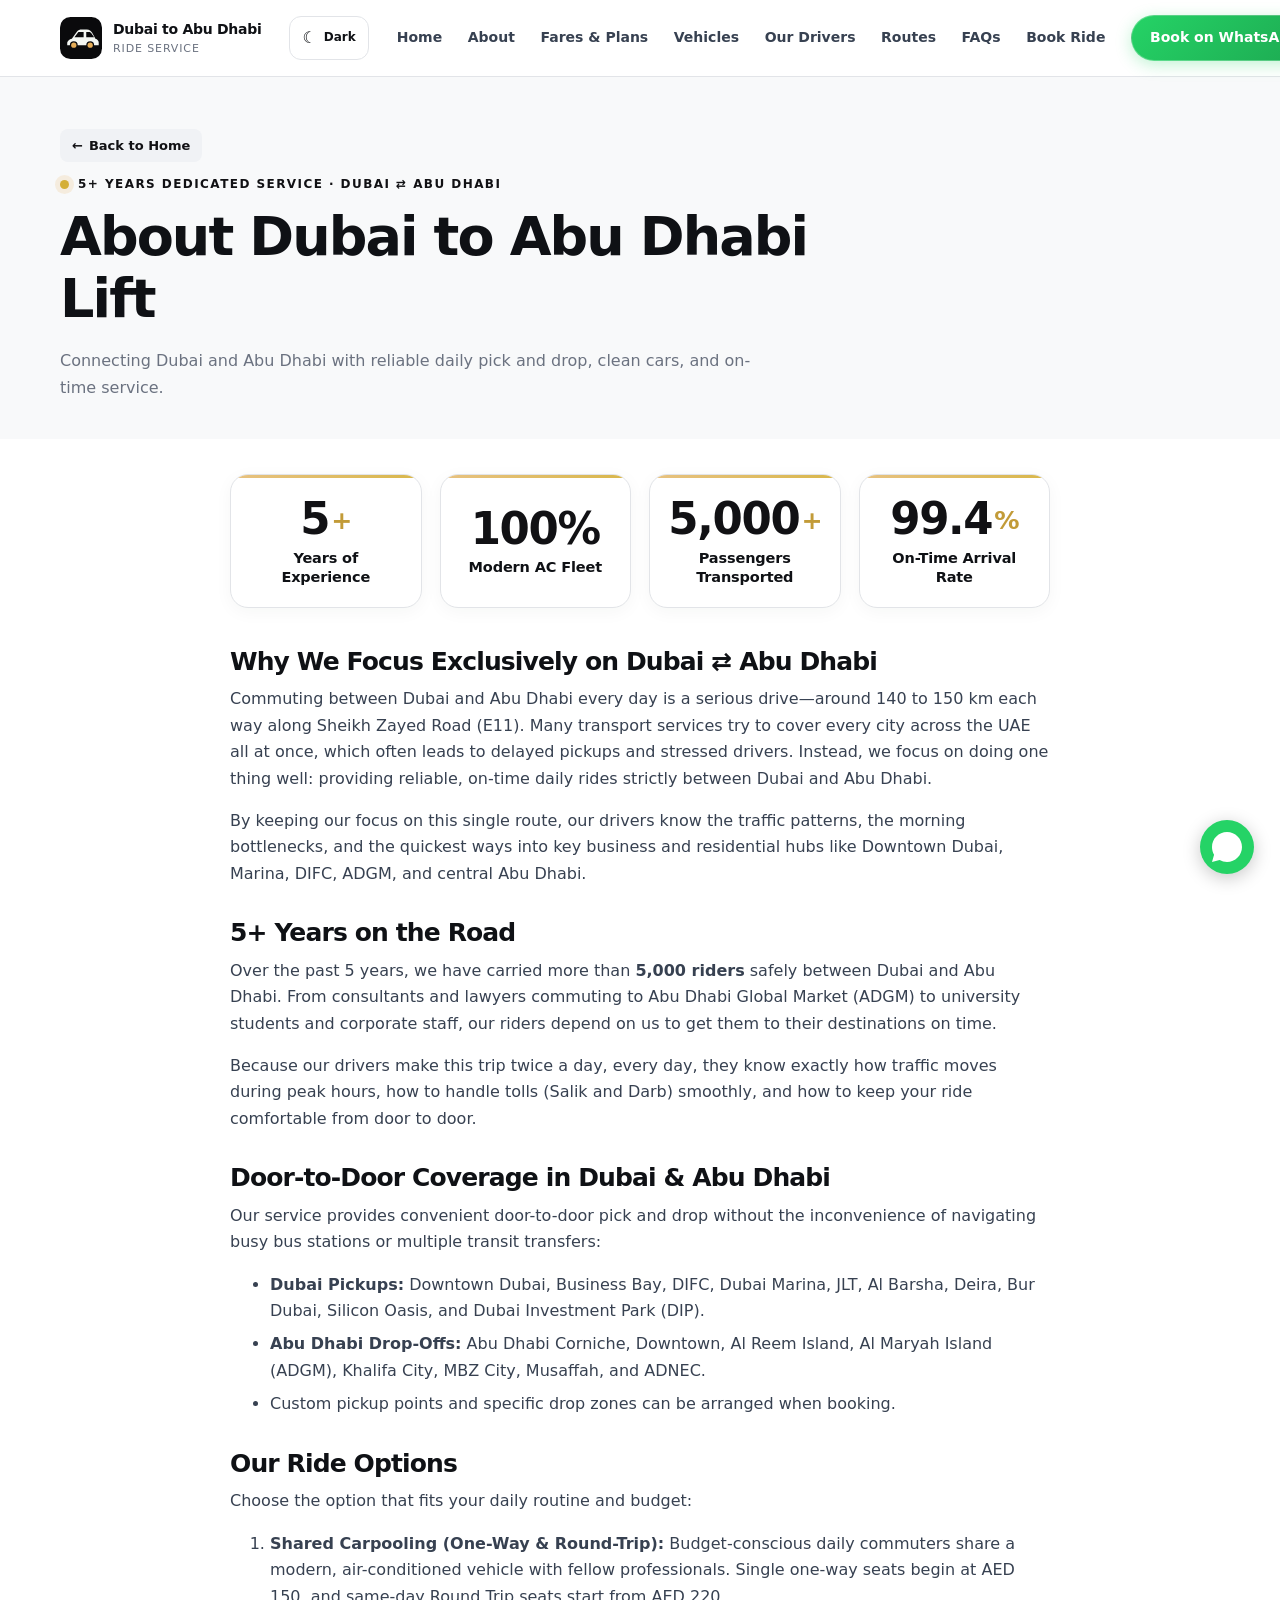
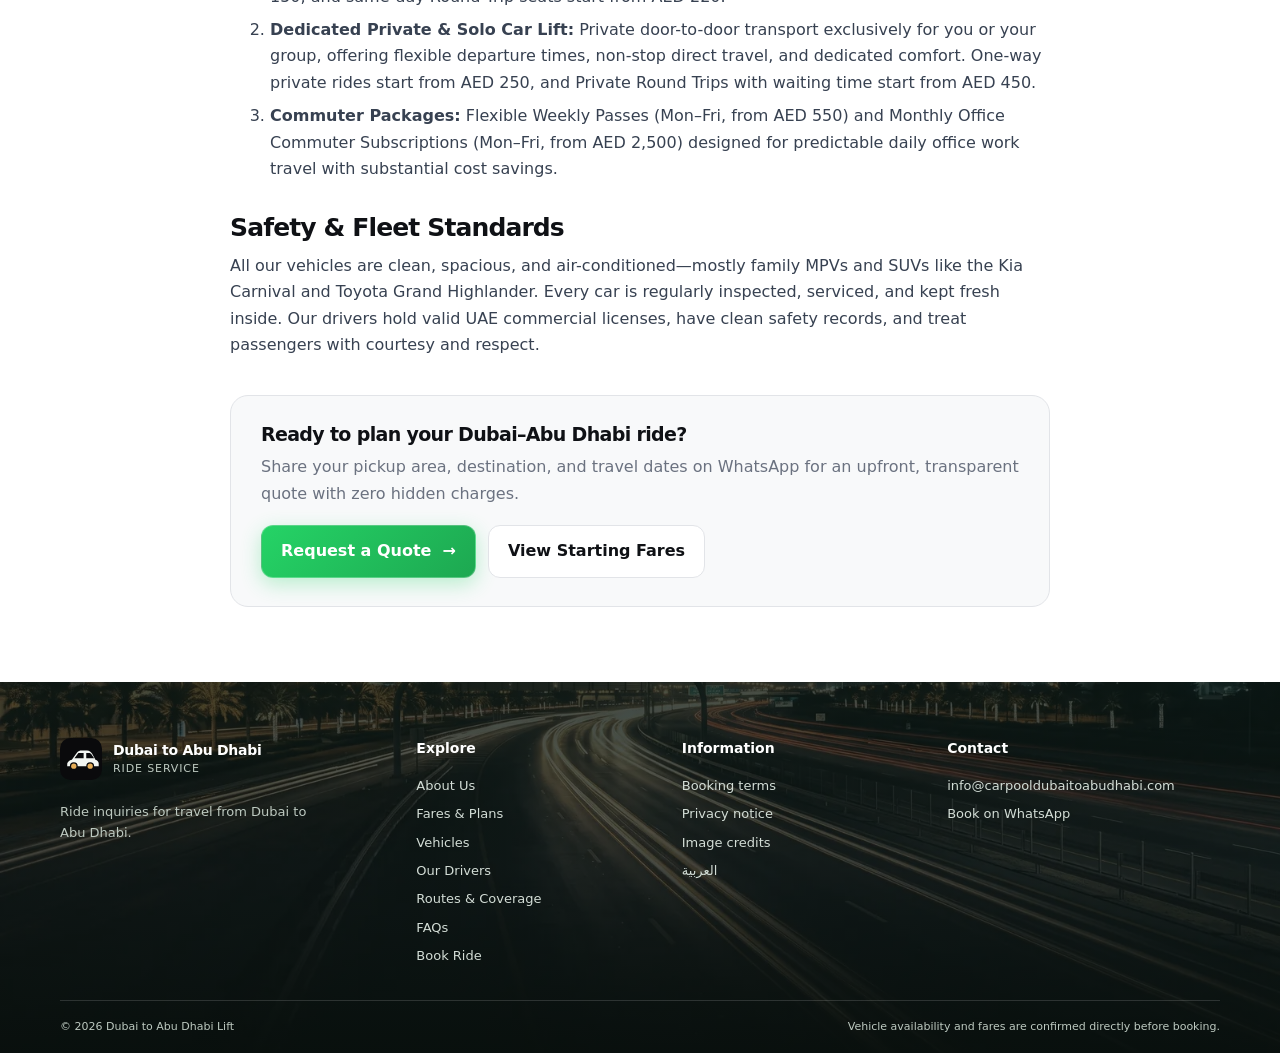
<file: about.html>
<!DOCTYPE html>
<html lang="en">
<head>
<meta charset="UTF-8">
<script>
  (function () {
    try {
      var s = localStorage.getItem("ride-site-theme");
      var t = (s === "dark" || s === "light") ? s : "light";
      document.documentElement.dataset.theme = t;
    } catch (e) {
      document.documentElement.dataset.theme = "light";
    }
  })();
</script>
<meta name="viewport" content="width=device-width, initial-scale=1"><meta name="theme-color" content="#0a0a0c">
<title>About Us | Dubai to Abu Dhabi Lift - 5+ Years Intercity Commute Service</title>
<meta name="description" content="Learn about Dubai to Abu Dhabi Lift: over 5 years specializing exclusively on the E11 highway corridor with 5,000+ commuters transported safely. Licensed drivers, shared carpool and private executive rides.">
<link rel="canonical" href="https://dubaitoabudhabilift.com/about.html"><link rel="icon" href="images/icon.svg" type="image/svg+xml"><link rel="apple-touch-icon" href="images/apple-touch-icon.png"><link rel="stylesheet" href="css/style.css?v=29">
<script type="application/ld+json">
{
  "@context": "https://schema.org",
  "@type": "AboutPage",
  "name": "About Dubai to Abu Dhabi Lift",
  "description": "Authorized intercity passenger transport service operating daily between Dubai and Abu Dhabi for over 5 years.",
  "url": "https://dubaitoabudhabilift.com/about.html",
  "mainEntity": {
    "@type": "LocalBusiness",
    "name": "Dubai to Abu Dhabi Lift",
    "description": "Specialized door-to-door shared carpooling and private car lift service along the Dubai-Abu Dhabi E11 corridor.",
    "telephone": "+923191140506",
    "email": "dubaitoabudhabilift@gmail.com",
    "areaServed": ["Dubai", "Abu Dhabi", "Dubai Investment Park", "Al Reem Island", "ADGM"]
  }
}
</script>
</head>
<body>
<a class="skip-link" href="#main">Skip to content</a>
<header class="site-header"><div class="wrap header-inner">
  <a class="brand" href="index.html" aria-label="Dubai to Abu Dhabi Lift home"><img src="images/icon.svg" width="42" height="42" alt=""><span><strong>Dubai to Abu Dhabi</strong><small>Ride service</small></span></a>
  <button class="theme-toggle" type="button" aria-label="Switch to dark mode" aria-pressed="false" title="Switch to dark mode"><span data-theme-icon aria-hidden="true">☾</span><span data-theme-label>Dark</span></button>
  <button class="menu-toggle" type="button" aria-label="Open navigation" aria-expanded="false" aria-controls="main-nav"><span></span><span></span><span></span></button>
  <nav id="main-nav" class="main-nav" aria-label="Main navigation"><a href="index.html">Home</a><a href="about.html" class="active" aria-current="page">About</a><a href="index.html#fares">Fares &amp; Plans</a><a href="index.html#vehicles">Vehicles</a><a href="drivers.html">Our Drivers</a><a href="index.html#routes">Routes</a><a href="index.html#faq">FAQs</a><a href="index.html#contact">Book Ride</a><a class="nav-cta" href="#" data-whatsapp data-message="Hello, I would like to book a ride from Dubai to Abu Dhabi.">Book on WhatsApp</a><a href="ar.html" lang="ar" dir="rtl">العربية</a></nav>
</div></header>

<main id="main">
  <section class="page-hero"><div class="wrap">
    <a href="index.html" class="service-back-home"><span aria-hidden="true">←</span> Back to Home</a>
    <p class="eyebrow"><span class="eyebrow-dot"></span> 5+ Years Dedicated Service · Dubai ⇄ Abu Dhabi</p>
    <h1>About Dubai to Abu Dhabi Lift</h1>
    <p>Connecting Dubai and Abu Dhabi with reliable daily pick and drop, clean cars, and on-time service.</p>
  </div></section>

  <article class="wrap prose">
    <div class="stats-counter-strip" style="margin-bottom: 40px;" aria-label="Key company achievements">
      <div class="stat-counter-card">
        <div class="stat-counter-number">5 <sup>+</sup></div>
        <div class="stat-counter-title">Years of Experience</div>
      </div>
      <div class="stat-counter-card">
        <div class="stat-counter-number">100%</div>
        <div class="stat-counter-title">Modern AC Fleet</div>
      </div>
      <div class="stat-counter-card">
        <div class="stat-counter-number">5,000 <sup>+</sup></div>
        <div class="stat-counter-title">Passengers Transported</div>
      </div>
      <div class="stat-counter-card">
        <div class="stat-counter-number">99.4 <sup>%</sup></div>
        <div class="stat-counter-title">On-Time Arrival Rate</div>
      </div>
    </div>

    <h2>Why We Focus Exclusively on Dubai ⇄ Abu Dhabi</h2>
    <p>Commuting between Dubai and Abu Dhabi every day is a serious drive—around 140 to 150 km each way along Sheikh Zayed Road (E11). Many transport services try to cover every city across the UAE all at once, which often leads to delayed pickups and stressed drivers. Instead, we focus on doing one thing well: providing reliable, on-time daily rides strictly between Dubai and Abu Dhabi.</p>
    <p>By keeping our focus on this single route, our drivers know the traffic patterns, the morning bottlenecks, and the quickest ways into key business and residential hubs like Downtown Dubai, Marina, DIFC, ADGM, and central Abu Dhabi.</p>

    <h2>5+ Years on the Road</h2>
    <p>Over the past 5 years, we have carried more than <strong>5,000 riders</strong> safely between Dubai and Abu Dhabi. From consultants and lawyers commuting to Abu Dhabi Global Market (ADGM) to university students and corporate staff, our riders depend on us to get them to their destinations on time.</p>
    <p>Because our drivers make this trip twice a day, every day, they know exactly how traffic moves during peak hours, how to handle tolls (Salik and Darb) smoothly, and how to keep your ride comfortable from door to door.</p>

    <h2>Door-to-Door Coverage in Dubai &amp; Abu Dhabi</h2>
    <p>Our service provides convenient door-to-door pick and drop without the inconvenience of navigating busy bus stations or multiple transit transfers:</p>
    <ul>
      <li><strong>Dubai Pickups:</strong> Downtown Dubai, Business Bay, DIFC, Dubai Marina, JLT, Al Barsha, Deira, Bur Dubai, Silicon Oasis, and Dubai Investment Park (DIP).</li>
      <li><strong>Abu Dhabi Drop-Offs:</strong> Abu Dhabi Corniche, Downtown, Al Reem Island, Al Maryah Island (ADGM), Khalifa City, MBZ City, Musaffah, and ADNEC.</li>
      <li>Custom pickup points and specific drop zones can be arranged when booking.</li>
    </ul>

    <h2>Our Ride Options</h2>
    <p>Choose the option that fits your daily routine and budget:</p>
    <ol>
      <li><strong>Shared Carpooling (One-Way &amp; Round-Trip):</strong> Budget-conscious daily commuters share a modern, air-conditioned vehicle with fellow professionals. Single one-way seats begin at AED 150, and same-day Round Trip seats start from AED 220.</li>
      <li><strong>Dedicated Private &amp; Solo Car Lift:</strong> Private door-to-door transport exclusively for you or your group, offering flexible departure times, non-stop direct travel, and dedicated comfort. One-way private rides start from AED 250, and Private Round Trips with waiting time start from AED 450.</li>
      <li><strong>Commuter Packages:</strong> Flexible Weekly Passes (Mon–Fri, from AED 550) and Monthly Office Commuter Subscriptions (Mon–Fri, from AED 2,500) designed for predictable daily office work travel with substantial cost savings.</li>
    </ol>

    <h2>Safety &amp; Fleet Standards</h2>
    <p>All our vehicles are clean, spacious, and air-conditioned—mostly family MPVs and SUVs like the Kia Carnival and Toyota Grand Highlander. Every car is regularly inspected, serviced, and kept fresh inside. Our drivers hold valid UAE commercial licenses, have clean safety records, and treat passengers with courtesy and respect.</p>

    <div style="background: var(--paper); border: 1px solid var(--line); border-radius: 18px; padding: 28px 30px; margin-top: 36px;">
      <h3 style="margin-top: 0; color: var(--ink);">Ready to plan your Dubai–Abu Dhabi ride?</h3>
      <p style="margin-bottom: 18px; color: var(--muted);">Share your pickup area, destination, and travel dates on WhatsApp for an upfront, transparent quote with zero hidden charges.</p>
      <div style="display: flex; flex-wrap: wrap; gap: 12px;">
        <a class="button button-primary" href="index.html#contact">Request a Quote <span aria-hidden="true">→</span></a>
        <a class="button button-secondary" href="index.html#fares">View Starting Fares</a>
      </div>
    </div>
  </article>
</main>

<footer class="site-footer"><div class="wrap footer-main">
  <div class="footer-brand"><a class="brand" href="index.html"><img src="images/icon.svg" width="38" height="38" alt=""><span><strong>Dubai to Abu Dhabi</strong><small>Ride service</small></span></a><p>Ride inquiries for travel from Dubai to Abu Dhabi.</p></div>
  <div><h2>Explore</h2><a href="about.html">About Us</a><a href="index.html#fares">Fares &amp; Plans</a><a href="index.html#vehicles">Vehicles</a><a href="drivers.html">Our Drivers</a><a href="index.html#routes">Routes &amp; Coverage</a><a href="index.html#faq">FAQs</a><a href="index.html#contact">Book Ride</a></div>
  <div><h2>Information</h2><a href="legal.html">Booking terms</a><a href="privacy.html">Privacy notice</a><a href="image-credits.html">Image credits</a><a href="ar.html" lang="ar" dir="rtl">العربية</a></div>
  <div><h2>Contact</h2><a href="mailto:dubaitoabudhabilift@gmail.com" data-email>dubaitoabudhabilift@gmail.com</a><a href="#" data-whatsapp data-message="Hello, I would like to book a ride from Dubai to Abu Dhabi.">Book on WhatsApp</a></div>
</div><div class="wrap footer-bottom"><span>© <span id="year"></span> Dubai to Abu Dhabi Lift</span><span>Vehicle availability and fares are confirmed directly before booking.</span></div></footer>

<!-- Floating WhatsApp Quick Connect Button -->
<a class="floating-whatsapp" href="#" data-whatsapp data-message="Hello, I would like to inquire about a ride between Dubai and Abu Dhabi." aria-label="Chat with us on WhatsApp" title="Chat on WhatsApp">
  <span class="floating-whatsapp-tooltip">Chat with us</span>
  <svg class="floating-whatsapp-icon" viewBox="0 0 32 32" width="36" height="36" aria-hidden="true">
    <path fill="#ffffff" d="M16 2.667C8.636 2.667 2.667 8.636 2.667 16c0 2.473.673 4.792 1.846 6.782L2.667 29.333l6.732-1.766A13.27 13.27 0 0 0 16 29.333c7.364 0 13.333-5.969 13.333-13.333S23.364 2.667 16 2.667z"/>
    <path fill="currentColor" d="M22.5 19.385c-.328-.164-1.942-.958-2.242-1.068-.3-.11-.519-.164-.738.164-.219.328-.847 1.068-1.038 1.287-.191.219-.383.246-.711.082-.328-.164-1.385-.51-2.639-1.628-.975-.87-1.634-1.945-1.825-2.273-.191-.328-.02-.505.143-.669.148-.148.328-.383.492-.574.164-.191.219-.328.328-.547.11-.219.055-.41-.027-.574-.082-.164-.738-1.777-1.011-2.433-.266-.64-.536-.552-.738-.562h-.629c-.219 0-.574.082-.874.41-.3.328-1.148 1.12-1.148 2.733 0 1.613 1.175 3.17 1.339 3.389.164.219 2.31 3.526 5.596 4.944.781.338 1.393.54 1.869.692.786.25 1.501.215 2.067.13.631-.094 1.942-.793 2.215-1.558.273-.765.273-1.421.191-1.558-.082-.137-.301-.219-.629-.383z"/>
  </svg>
  <span class="floating-whatsapp-pulse" aria-hidden="true"></span>
</a>

<script src="js/config.js?v=29" defer></script><script src="js/main.js?v=29" defer></script>
</body>
</html>
</file>
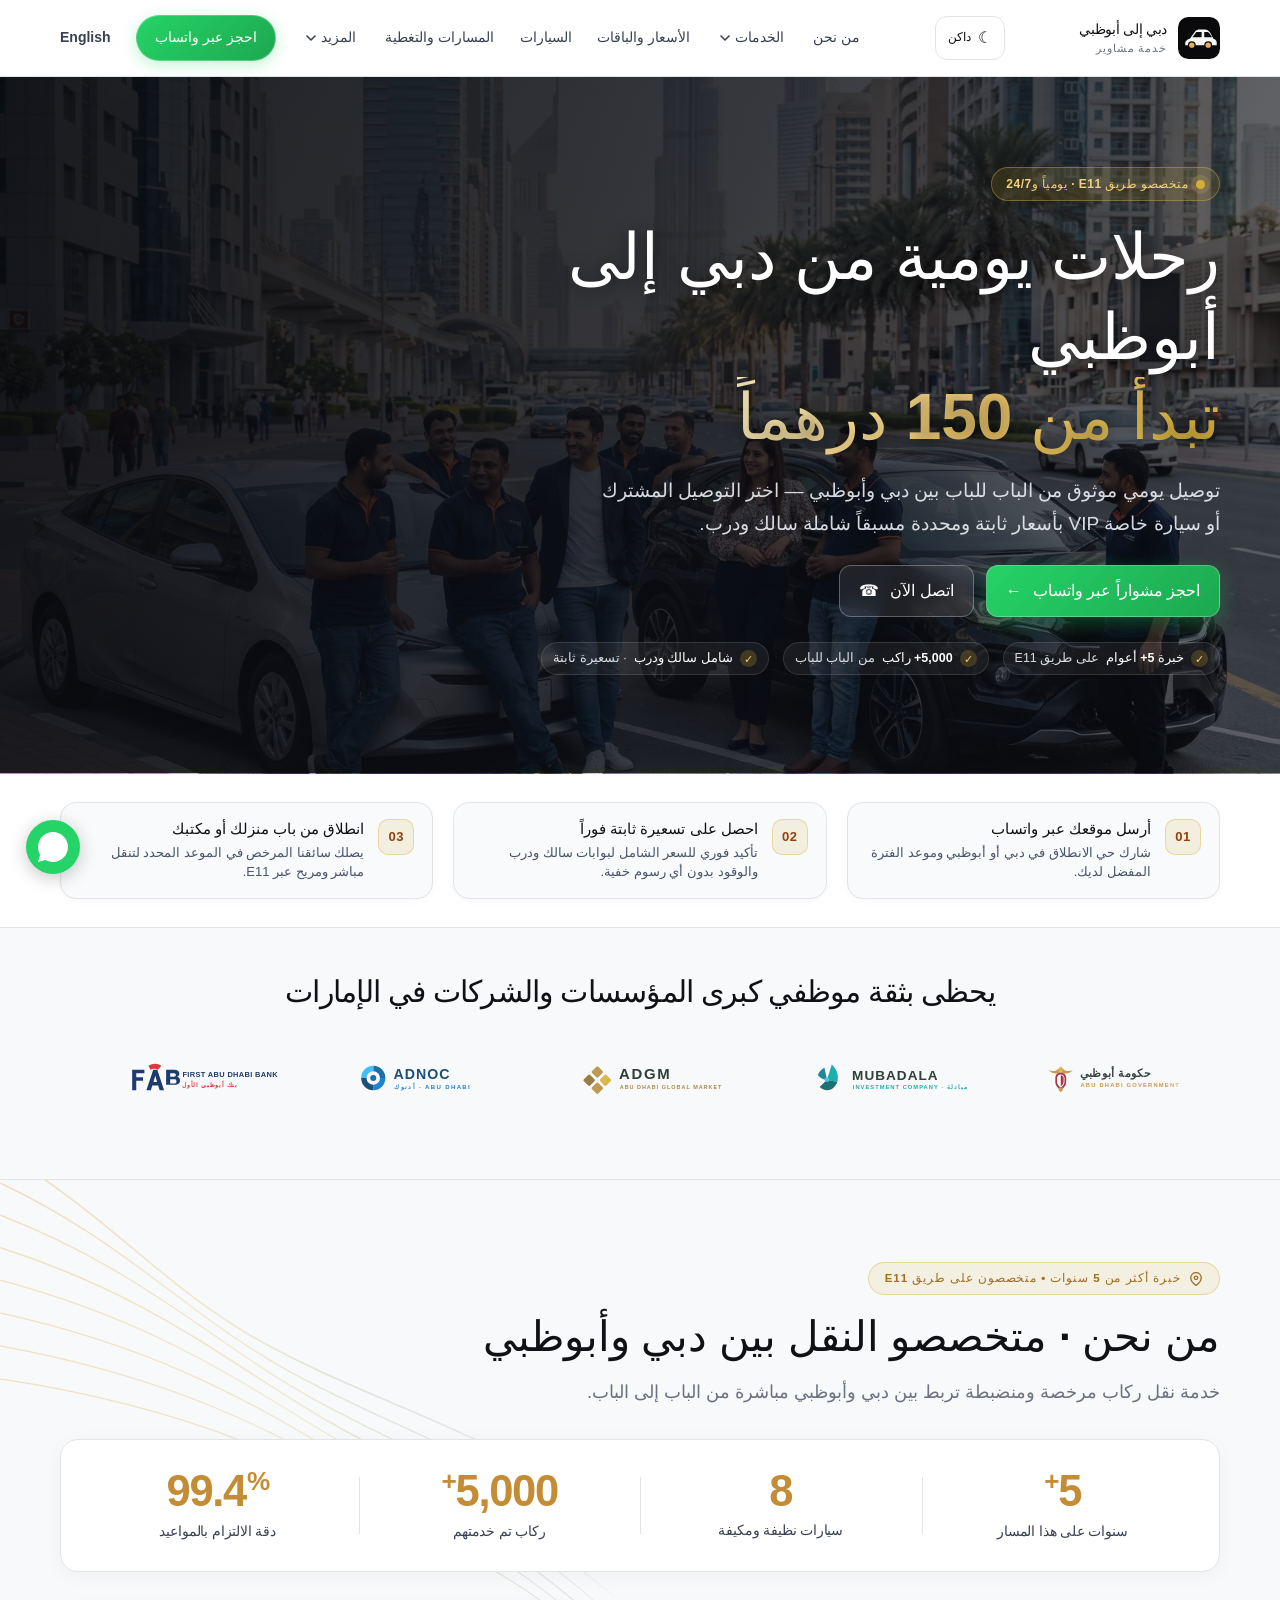
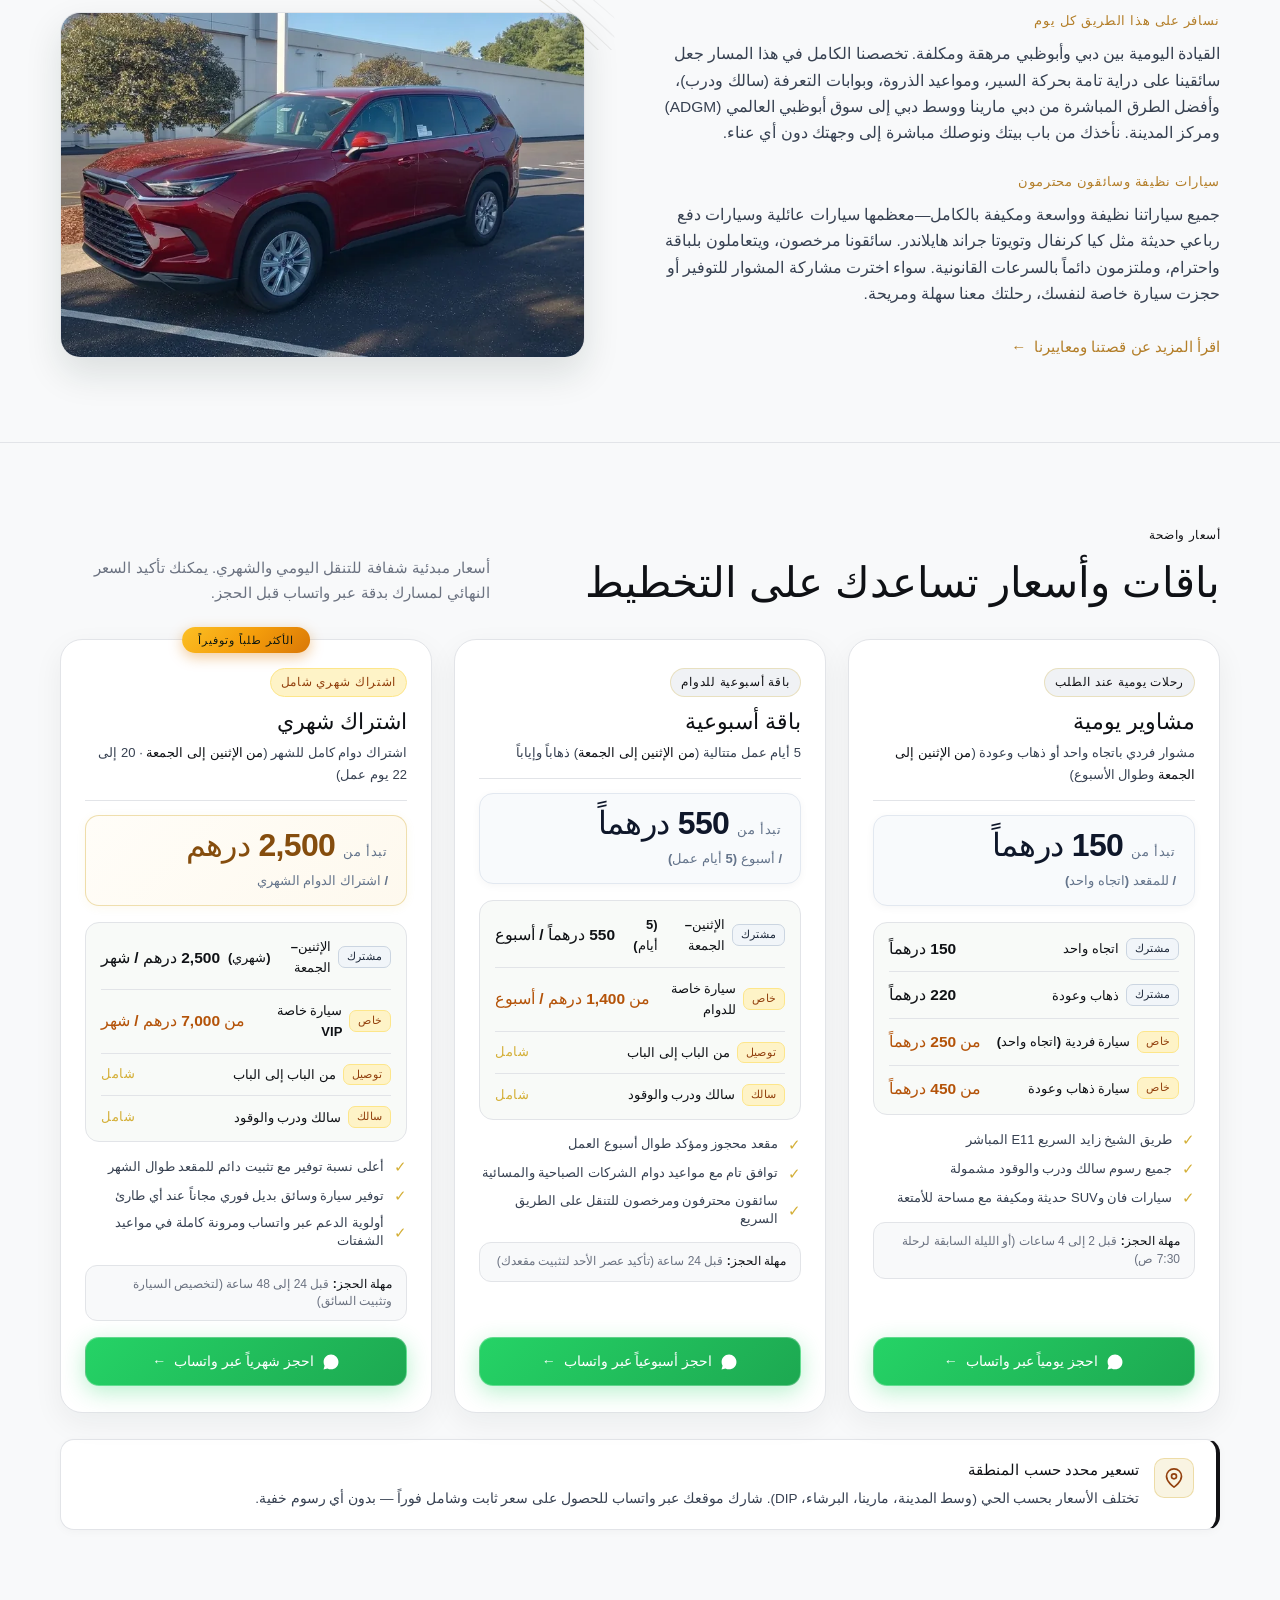
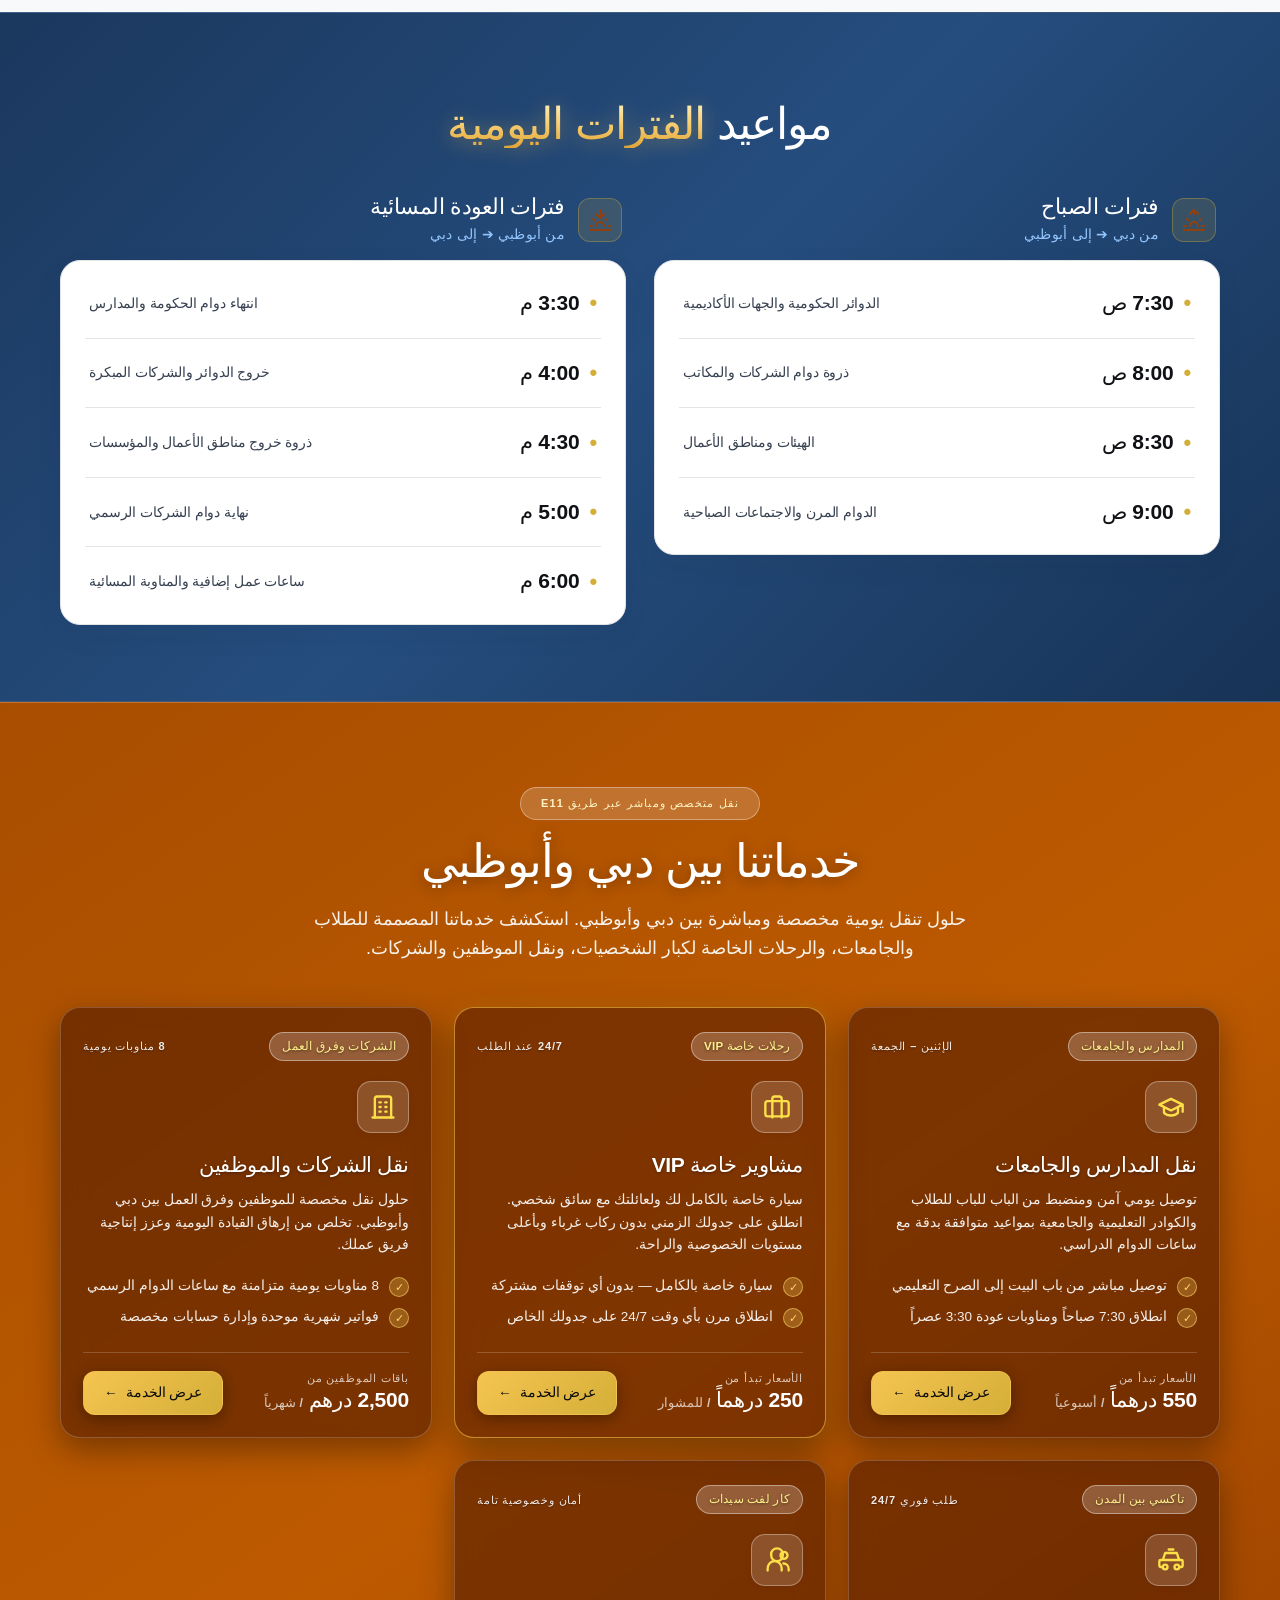
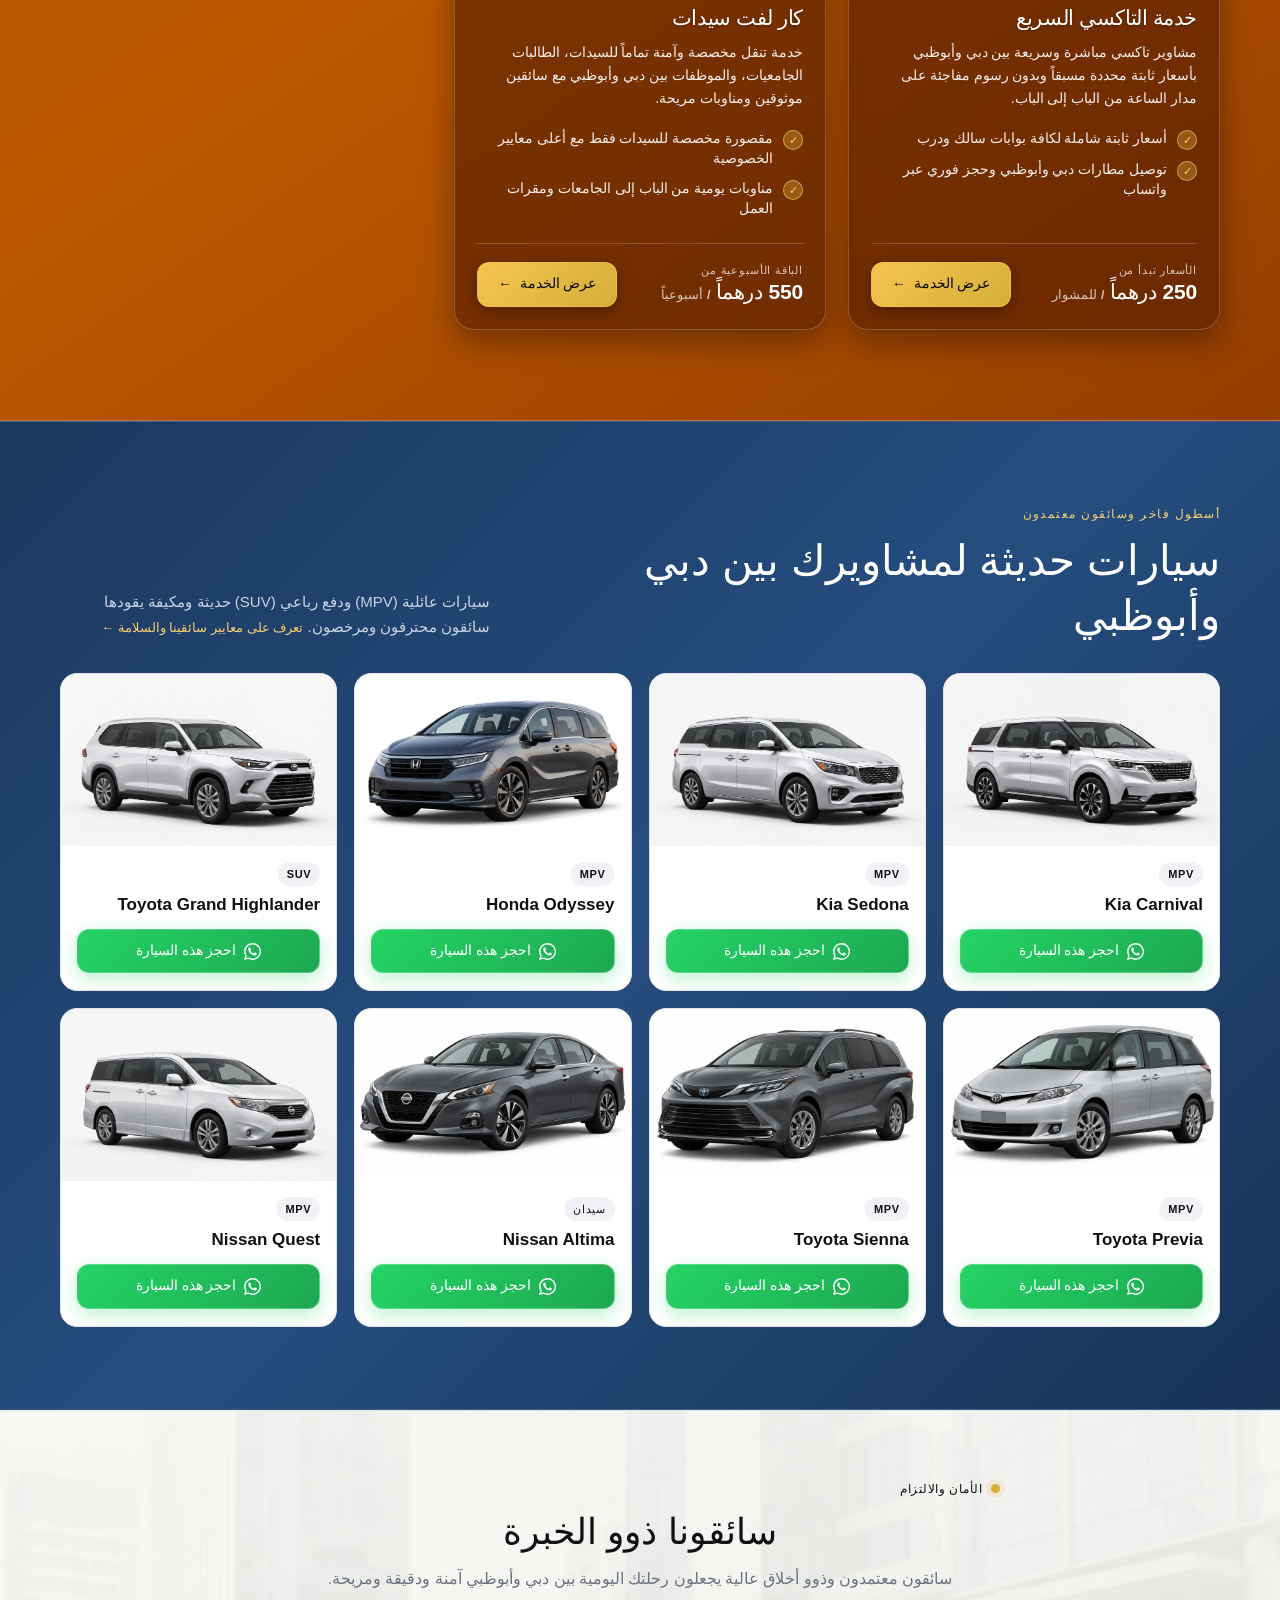
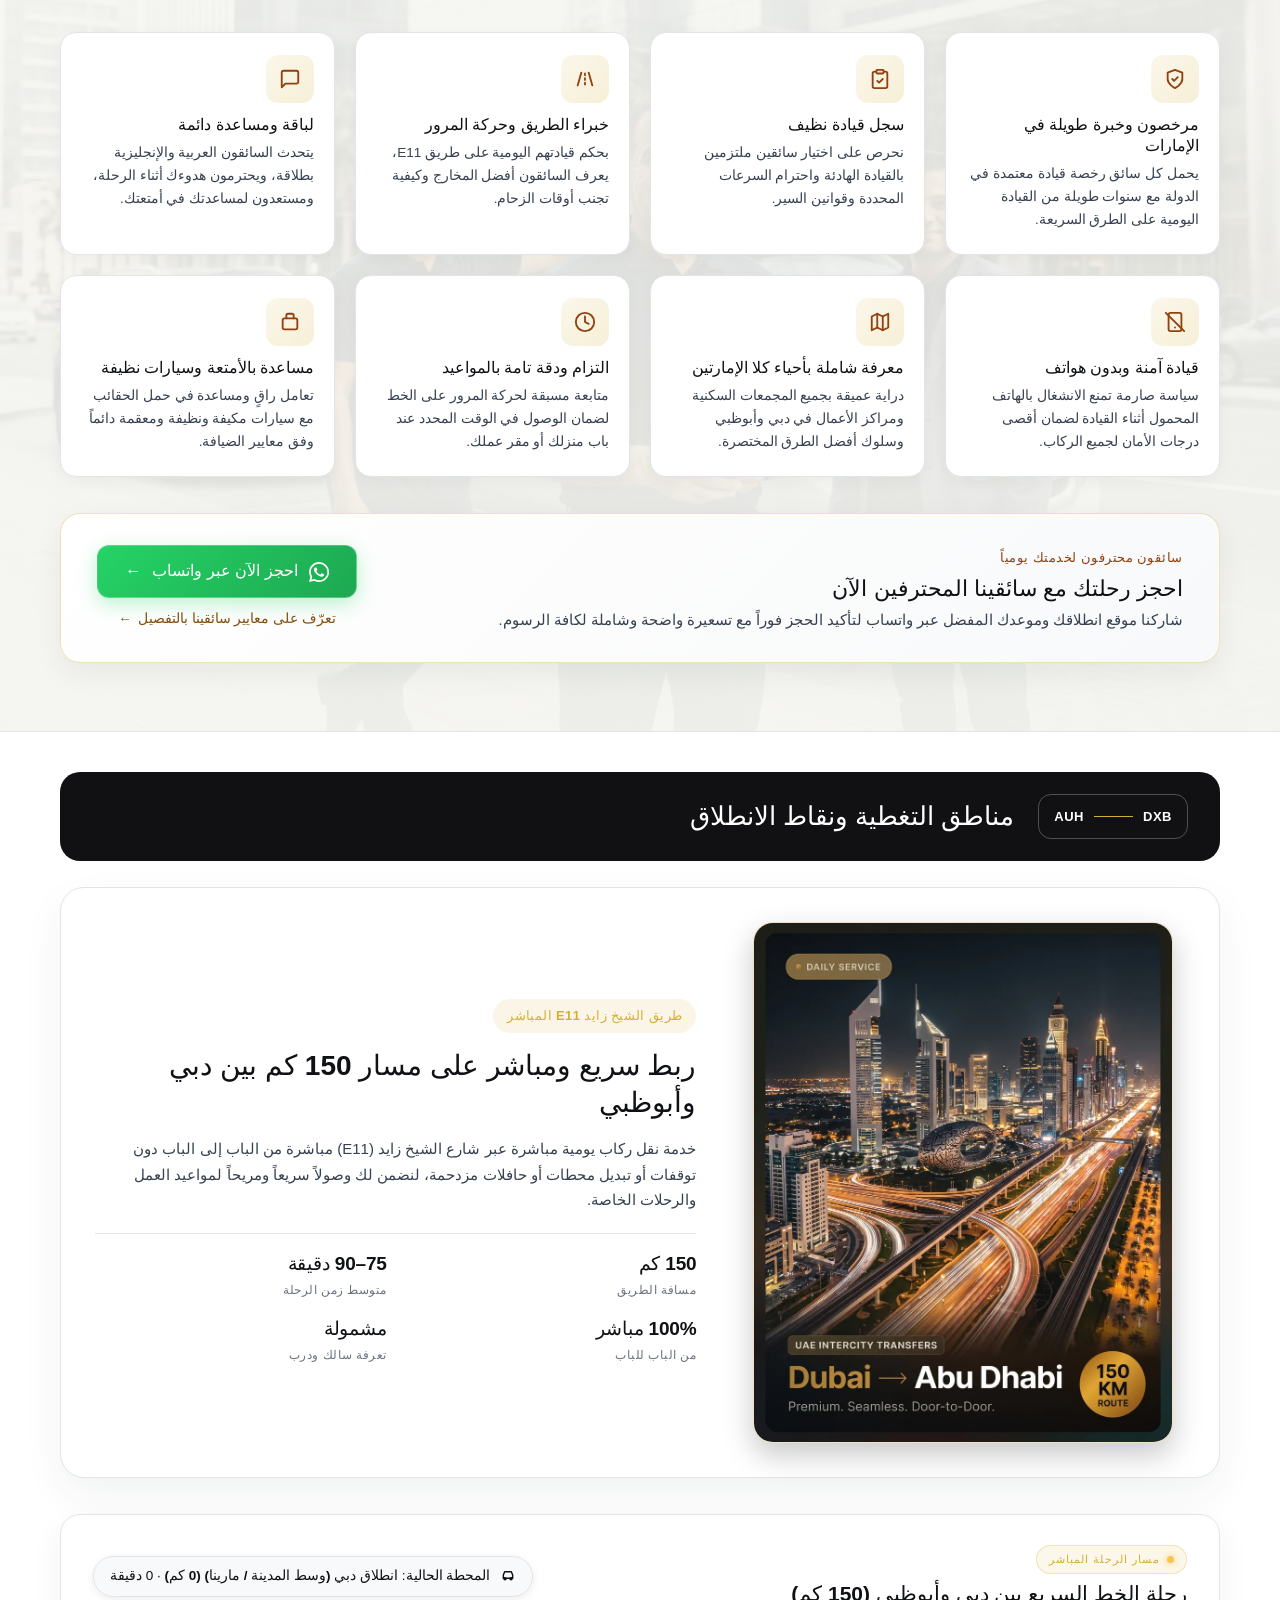
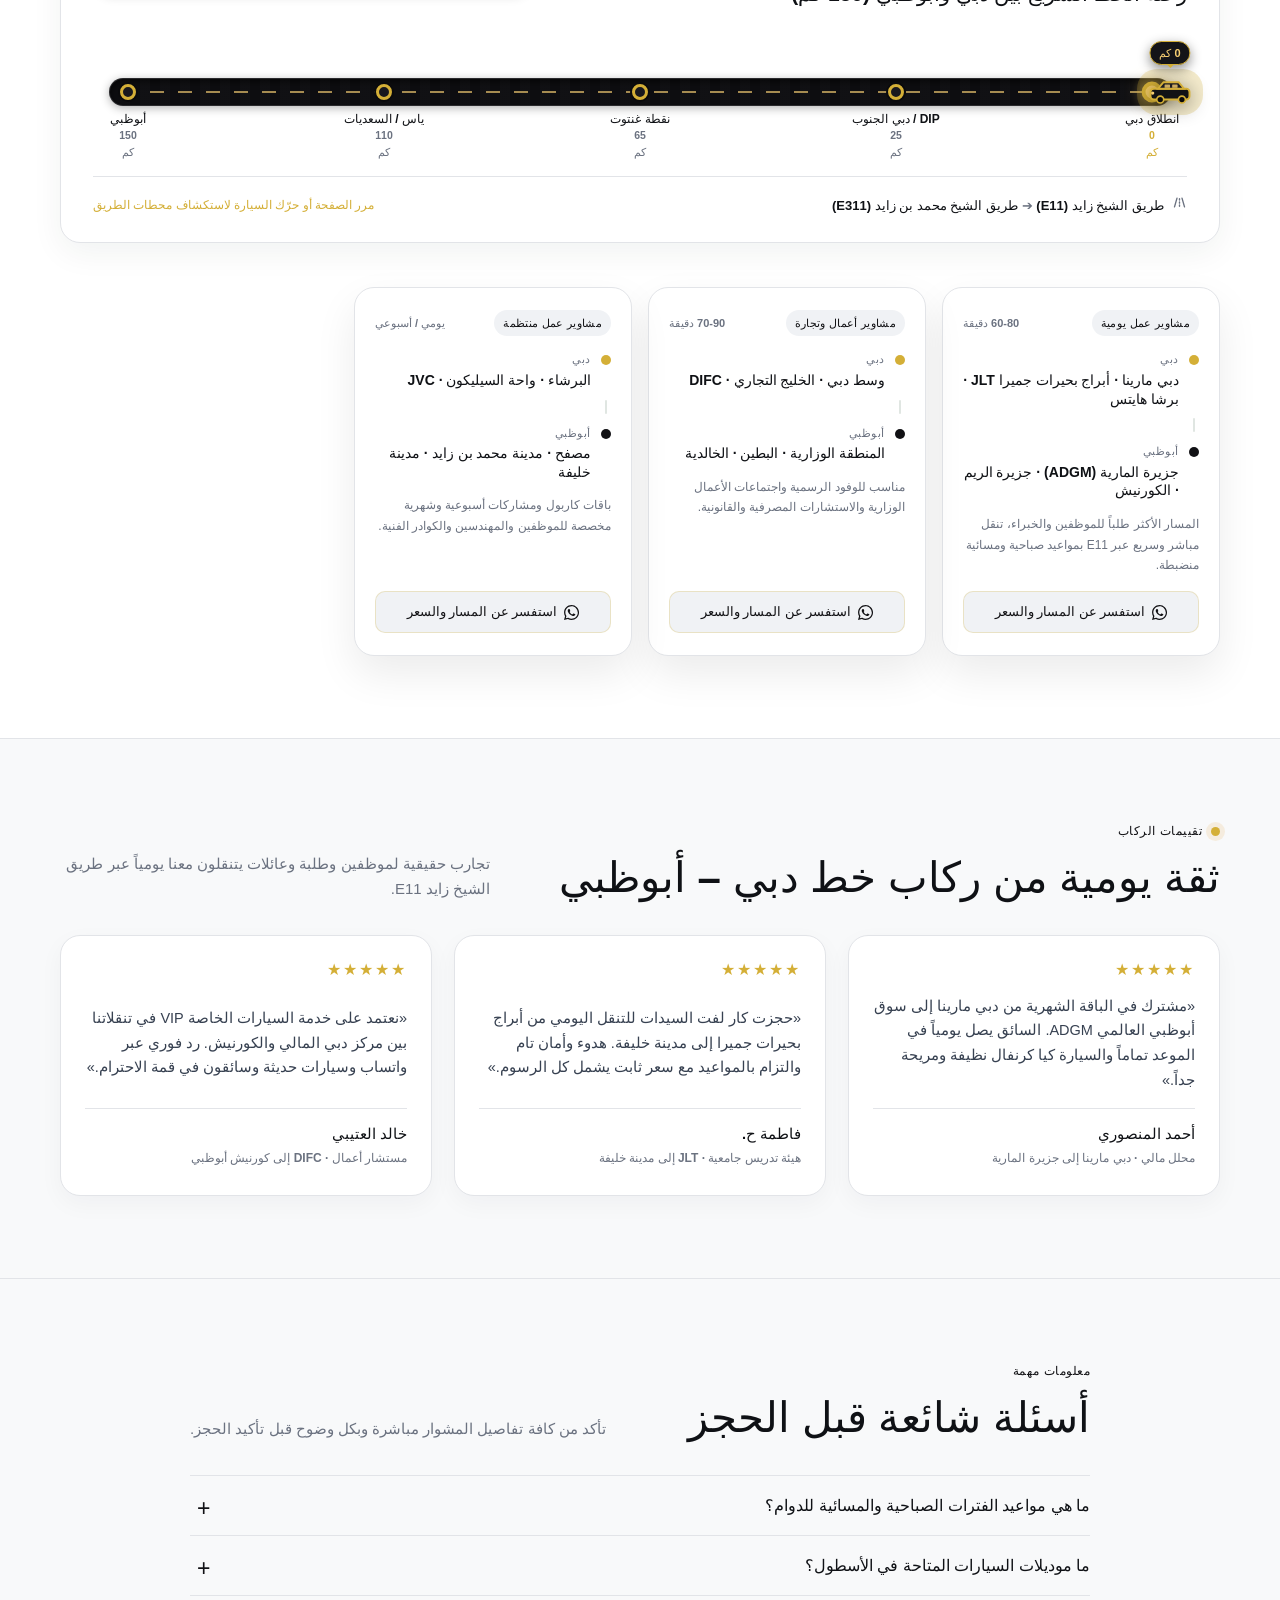
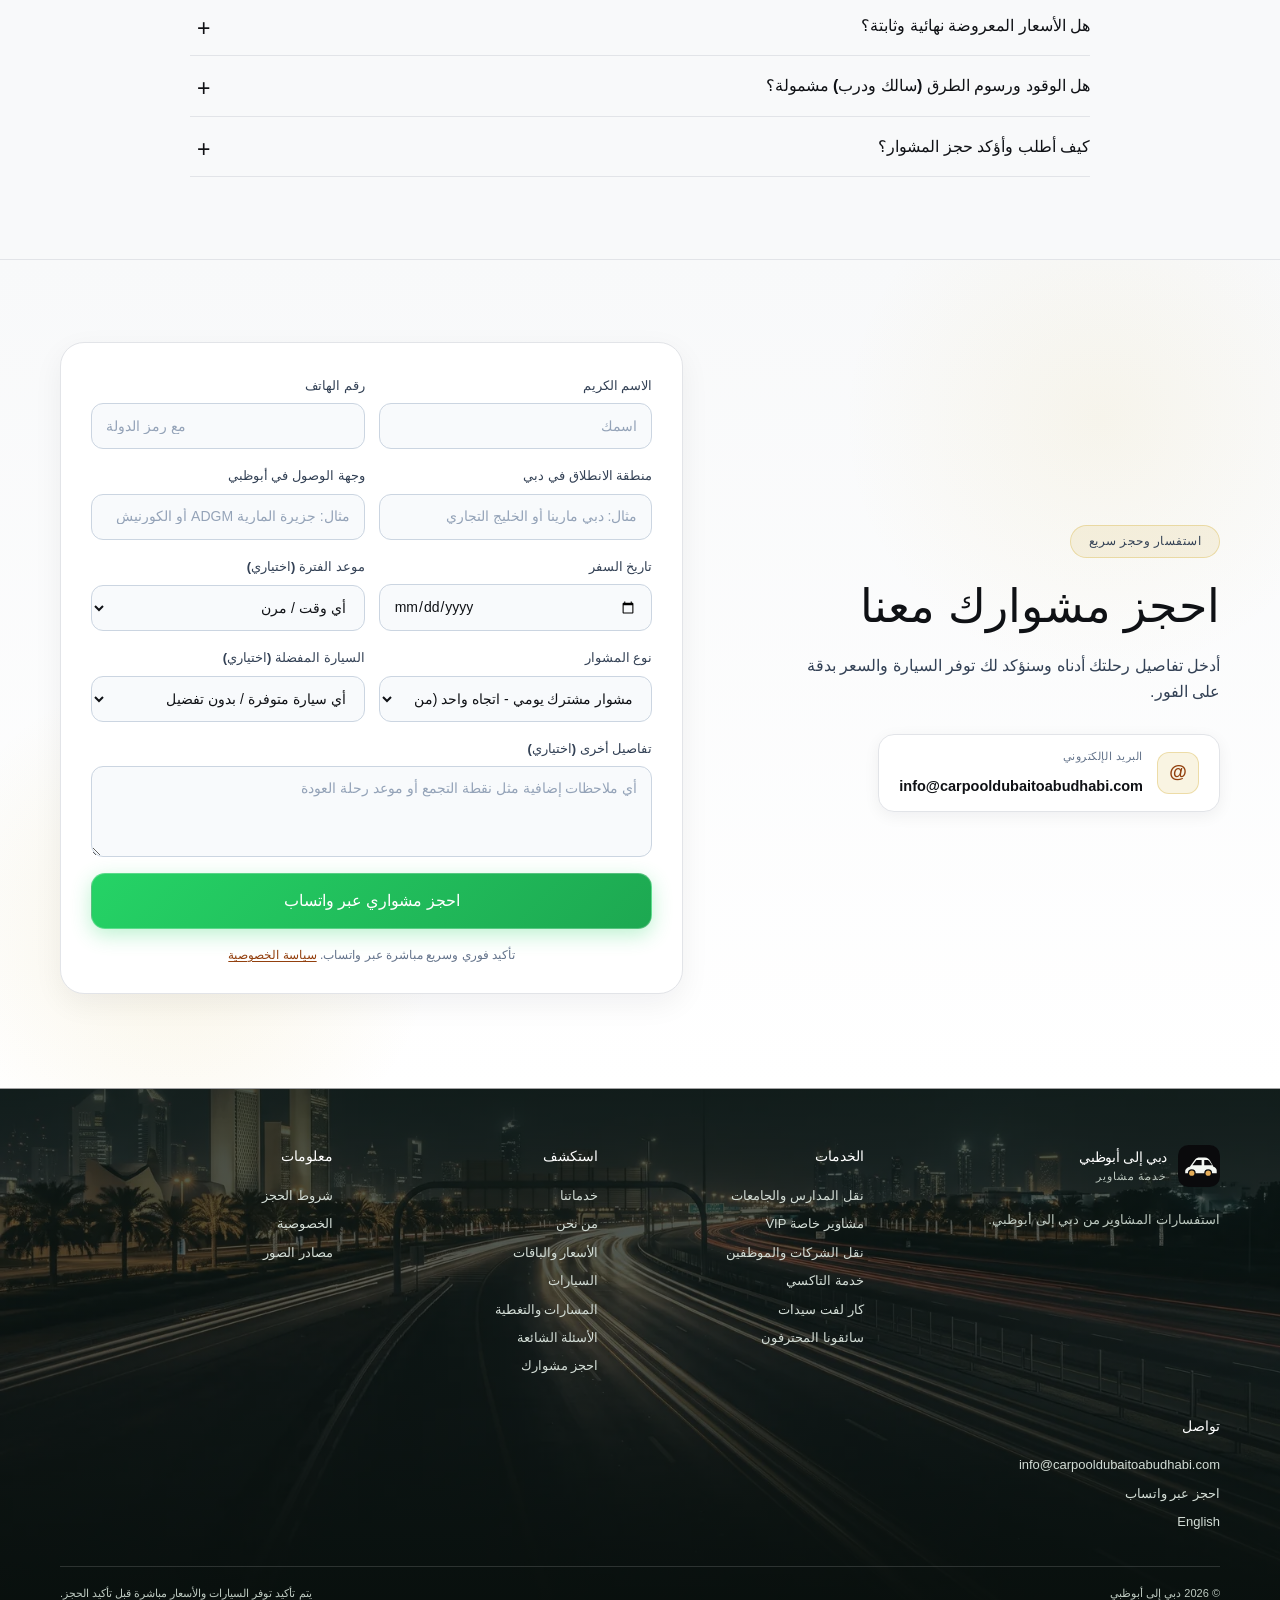
<file: ar.html>
<!DOCTYPE html>
<html lang="ar" dir="rtl">

<head>
  <meta charset="UTF-8">
  <script>
    (function () {
      try {
        var s = localStorage.getItem("ride-site-theme");
        var t = (s === "dark" || s === "light") ? s : "light";
        document.documentElement.dataset.theme = t;
      } catch (e) {
        document.documentElement.dataset.theme = "light";
      }
    })();
  </script>
  <meta name="viewport" content="width=device-width, initial-scale=1">
  <meta name="theme-color" content="#0a0a0c">
  <title>مشاوير دبي إلى أبوظبي | خدمة توصيل يومية وسيارات خاصة</title>
  <meta name="description"
    content="خدمة مشاوير يومية بين دبي وأبوظبي على طريق E11. سيارات مشتركة وخاصة، باقات دوام أسبوعية وشهرية وسائقون محترفون بأسعار محددة مسبقاً.">
  <link rel="canonical" href="https://dubaitoabudhabilift.com/ar.html">
  <link rel="alternate" hreflang="en" href="https://dubaitoabudhabilift.com/">
  <link rel="alternate" hreflang="ar" href="https://dubaitoabudhabilift.com/ar.html">
  <link rel="alternate" hreflang="x-default" href="https://dubaitoabudhabilift.com/">
  <meta property="og:type" content="website">
  <meta property="og:locale" content="ar_AE">
  <meta property="og:url" content="https://dubaitoabudhabilift.com/ar.html">
  <meta property="og:site_name" content="Dubai to Abu Dhabi Lift">
  <meta property="og:title" content="مشاوير دبي إلى أبوظبي">
  <meta property="og:description" content="اطّلع على باقات المشاوير والسيارات والأسعار المحددة لمشاوير دبي وأبوظبي.">
  <meta property="og:image" content="https://dubaitoabudhabilift.com/images/og-image.jpg">
  <meta name="twitter:card" content="summary_large_image">
  <meta name="twitter:title" content="مشاوير دبي إلى أبوظبي">
  <meta name="twitter:description" content="اطّلع على السيارات والأسعار المبدئية لمشاوير دبي إلى أبوظبي.">
  <meta name="twitter:image" content="https://dubaitoabudhabilift.com/images/og-image.jpg">
  <link rel="icon" href="images/icon.svg" type="image/svg+xml">
  <link rel="apple-touch-icon" href="images/apple-touch-icon.png">
  <link rel="stylesheet" href="css/style.css?v=29">
</head>

<body class="arabic-page">
  <a class="skip-link" href="#main">انتقل إلى المحتوى</a>
  <header class="site-header">
    <div class="wrap header-inner">
      <a class="brand" href="index.html"><img src="images/icon.svg" width="42" height="42" alt=""><span><strong>دبي إلى
            أبوظبي</strong><small>خدمة مشاوير</small></span></a>
      <button class="theme-toggle" type="button" aria-label="التبديل إلى الوضع الداكن" aria-pressed="false"
        title="التبديل إلى الوضع الداكن"><span data-theme-icon aria-hidden="true">☾</span><span
          data-theme-label>داكن</span></button>
      <button class="menu-toggle" type="button" aria-label="فتح القائمة" aria-expanded="false"
        aria-controls="main-nav"><span></span><span></span><span></span></button>
      <nav id="main-nav" class="main-nav" aria-label="القائمة الرئيسية">
        <a href="#about">من نحن</a>
        <div class="nav-dropdown">
          <button class="nav-dropdown-toggle" type="button" aria-expanded="false" aria-haspopup="true">
            <span>الخدمات</span>
            <svg class="dropdown-chevron" width="10" height="6" viewBox="0 0 10 6" fill="none" aria-hidden="true">
              <path d="M1 1L5 5L9 1" stroke="currentColor" stroke-width="1.6" stroke-linecap="round"
                stroke-linejoin="round" />
            </svg>
          </button>
          <div class="nav-dropdown-menu" role="menu">
            <a href="school-car-lift.html" role="menuitem">نقل المدارس والجامعات</a>
            <a href="private-car-lift.html" role="menuitem">مشاوير خاصة VIP</a>
            <a href="corporate-car-lift.html" role="menuitem">نقل الشركات والموظفين</a>
            <a href="taxi-service.html" role="menuitem">خدمة التاكسي بين المدن</a>
            <a href="ladies-car-lift.html" role="menuitem">كار لفت سيدات</a>
          </div>
        </div>
        <a href="#fares">الأسعار والباقات</a>
        <a href="#vehicles">السيارات</a>
        <a href="#routes">المسارات والتغطية</a>
        <div class="nav-dropdown">
          <button class="nav-dropdown-toggle" type="button" aria-expanded="false" aria-haspopup="true">
            <span>المزيد</span>
            <svg class="dropdown-chevron" width="10" height="6" viewBox="0 0 10 6" fill="none" aria-hidden="true">
              <path d="M1 1L5 5L9 1" stroke="currentColor" stroke-width="1.6" stroke-linecap="round"
                stroke-linejoin="round" />
            </svg>
          </button>
          <div class="nav-dropdown-menu" role="menu">
            <a href="#drivers" role="menuitem">سائقونا ومعايير الأمان</a>
            <a href="#faq" role="menuitem">الأسئلة الشائعة</a>
          </div>
        </div>
        <a class="nav-cta" href="#" data-whatsapp
          data-message="مرحباً، أرغب في حجز مشوار من دبي إلى أبوظبي. يرجى إفادتي بالتوفر والسعر.">احجز عبر واتساب</a>
        <a href="index.html" lang="en" dir="ltr" class="lang-switch">English</a>
      </nav>
    </div>
  </header>

  <main id="main">
    <section class="hero" id="top">
      <div class="wrap hero-grid">
        <div class="hero-copy">
          <p class="eyebrow"><span class="eyebrow-dot"></span> متخصصو طريق E11 · يومياً و24/7</p>
          <h1>رحلات يومية من دبي إلى أبوظبي <span class="hero-title-gold">تبدأ من 150 درهماً</span></h1>
          <p class="hero-lead">توصيل يومي موثوق من الباب للباب بين دبي وأبوظبي — اختر التوصيل المشترك أو سيارة خاصة VIP بأسعار ثابتة ومحددة مسبقاً شاملة سالك ودرب.</p>
          <div class="hero-actions"><a class="button button-primary" href="#" data-whatsapp
              data-message="مرحباً، أرغب في حجز مشوار من دبي إلى أبوظبي. يرجى إفادتي بالتوفر والسعر.">احجز مشواراً عبر
              واتساب <span aria-hidden="true">←</span></a><button class="button button-secondary call-button"
              type="button" data-call-now>اتصل الآن <span
                aria-hidden="true">☎</span></button></div>
          <ul class="hero-points" aria-label="نظرة عامة على الخدمة">
            <li><span aria-hidden="true">✓</span> <strong>خبرة 5+ أعوام</strong> على طريق E11</li>
            <li><span aria-hidden="true">✓</span> <strong>5,000+ راكب</strong> من الباب للباب</li>
            <li><span aria-hidden="true">✓</span> <strong>شامل سالك ودرب</strong> · تسعيرة ثابتة</li>
          </ul>
        </div>
      </div>
    </section>

    <!-- خطوات الحجز السريع (3 خطوات) -->
    <section class="how-it-works-strip" aria-label="كيف تعمل خدمة الحجز">
      <div class="wrap">
        <div class="how-steps-grid">
          <div class="how-step-card">
            <span class="how-step-num" aria-hidden="true">01</span>
            <div class="how-step-body">
              <h3>أرسل موقعك عبر واتساب</h3>
              <p>شارك حي الانطلاق في دبي أو أبوظبي وموعد الفترة المفضل لديك.</p>
            </div>
          </div>
          <div class="how-step-card">
            <span class="how-step-num" aria-hidden="true">02</span>
            <div class="how-step-body">
              <h3>احصل على تسعيرة ثابتة فوراً</h3>
              <p>تأكيد فوري للسعر الشامل لبوابات سالك ودرب والوقود بدون أي رسوم خفية.</p>
            </div>
          </div>
          <div class="how-step-card">
            <span class="how-step-num" aria-hidden="true">03</span>
            <div class="how-step-body">
              <h3>انطلاق من باب منزلك أو مكتبك</h3>
              <p>يصلك سائقنا المرخص في الموعد المحدد لتنقل مباشر ومريح عبر E11.</p>
            </div>
          </div>
        </div>
      </div>
    </section>

    <!-- Corporate Logo Banner -->
    <section class="section corporate-section" id="corporate">
      <div class="wrap">
        <div class="corporate-simple-header">
          <h2>يحظى بثقة موظفي كبرى المؤسسات والشركات في الإمارات</h2>
        </div>
        <div class="logo-ring-wrapper">
          <div class="logo-ring-track" id="logo-ring-track-ar">
            <div class="ring-logo-item" title="حكومة أبوظبي"><img src="images/logos/abu-dhabi-gov.svg" width="160"
                height="38" alt="حكومة أبوظبي" loading="lazy" decoding="async"></div>
            <div class="ring-logo-item" title="شركة مبادلة للاستثمار"><img src="images/logos/mubadala.svg" width="160"
                height="38" alt="مبادلة" loading="lazy" decoding="async"></div>
            <div class="ring-logo-item" title="سوق أبوظبي العالمي ADGM"><img src="images/logos/adgm.svg" width="160"
                height="38" alt="سوق أبوظبي العالمي" loading="lazy" decoding="async"></div>
            <div class="ring-logo-item" title="مجموعة أدنوك ADNOC"><img src="images/logos/adnoc.svg" width="160"
                height="38" alt="أدنوك" loading="lazy" decoding="async"></div>
            <div class="ring-logo-item" title="بنك أبوظبي الأول FAB"><img src="images/logos/fab.svg" width="160"
                height="38" alt="بنك أبوظبي الأول" loading="lazy" decoding="async"></div>
            <div class="ring-logo-item" title="شركة أبوظبي الوطنية للتأمين ADNIC"><img src="images/logos/adnic.svg"
                width="160" height="38" alt="أدنيك للتأمين" loading="lazy" decoding="async"></div>
            <div class="ring-logo-item" title="بنك أبوظبي التجاري ADCB"><img src="images/logos/adcb.svg" width="160"
                height="38" alt="بنك أبوظبي التجاري" loading="lazy" decoding="async"></div>
            <div class="ring-logo-item" title="مصرف أبوظبي الإسلامي ADIB"><img src="images/logos/adib.svg" width="160"
                height="38" alt="مصرف أبوظبي الإسلامي" loading="lazy" decoding="async"></div>
            <div class="ring-logo-item" title="مركز أبوظبي الوطني للمعارض ADNEC"><img src="images/logos/adnec.svg"
                width="160" height="38" alt="أدنيك" loading="lazy" decoding="async"></div>
            <div class="ring-logo-item" title="الاتحاد للطيران Etihad"><img src="images/logos/etihad.svg" width="160"
                height="38" alt="الاتحاد للطيران" loading="lazy" decoding="async"></div>
            <!-- Duplicated items for smooth continuous loop -->
            <div class="ring-logo-item" aria-hidden="true"><img src="images/logos/abu-dhabi-gov.svg" width="160"
                height="38" alt="" loading="lazy" decoding="async"></div>
            <div class="ring-logo-item" aria-hidden="true"><img src="images/logos/mubadala.svg" width="160" height="38"
                alt="" loading="lazy" decoding="async"></div>
            <div class="ring-logo-item" aria-hidden="true"><img src="images/logos/adgm.svg" width="160" height="38"
                alt="" loading="lazy" decoding="async"></div>
            <div class="ring-logo-item" aria-hidden="true"><img src="images/logos/adnoc.svg" width="160" height="38"
                alt="" loading="lazy" decoding="async"></div>
            <div class="ring-logo-item" aria-hidden="true"><img src="images/logos/fab.svg" width="160" height="38"
                alt="" loading="lazy" decoding="async"></div>
            <div class="ring-logo-item" aria-hidden="true"><img src="images/logos/adnic.svg" width="160" height="38"
                alt="" loading="lazy" decoding="async"></div>
            <div class="ring-logo-item" aria-hidden="true"><img src="images/logos/adcb.svg" width="160" height="38"
                alt="" loading="lazy" decoding="async"></div>
            <div class="ring-logo-item" aria-hidden="true"><img src="images/logos/adib.svg" width="160" height="38"
                alt="" loading="lazy" decoding="async"></div>
            <div class="ring-logo-item" aria-hidden="true"><img src="images/logos/adnec.svg" width="160" height="38"
                alt="" loading="lazy" decoding="async"></div>
            <div class="ring-logo-item" aria-hidden="true"><img src="images/logos/etihad.svg" width="160" height="38"
                alt="" loading="lazy" decoding="async"></div>
          </div>
        </div>
      </div>
    </section>

    <!-- About Section -->
    <section class="section about-section about-summary-section" id="about" aria-labelledby="about-heading-ar">
      <!-- Flowing spiral/wave lines in top-corner -->
      <div class="about-flowing-lines" aria-hidden="true">
        <svg viewBox="0 0 700 500" fill="none" xmlns="http://www.w3.org/2000/svg" preserveAspectRatio="none">
          <defs>
            <linearGradient id="aboutGoldWaveGradAr" x1="100%" y1="0%" x2="0%" y2="100%">
              <stop offset="0%" stop-color="#e7b15e" stop-opacity="0.45" />
              <stop offset="45%" stop-color="#d4af37" stop-opacity="0.25" />
              <stop offset="85%" stop-color="#0a0a0c" stop-opacity="0.08" />
              <stop offset="100%" stop-color="#0a0a0c" stop-opacity="0" />
            </linearGradient>
          </defs>
          <path d="M720,-30 C580,40 520,120 400,180 C280,240 180,260 40,340" stroke="url(#aboutGoldWaveGradAr)"
            stroke-width="1.8" />
          <path d="M720,5 C560,70 490,150 370,210 C250,270 160,290 20,380" stroke="url(#aboutGoldWaveGradAr)"
            stroke-width="1.5" />
          <path d="M720,40 C540,100 460,180 340,240 C220,300 140,320 0,420" stroke="url(#aboutGoldWaveGradAr)"
            stroke-width="1.3" />
          <path d="M720,75 C520,130 430,210 310,270 C190,330 120,350 -20,460" stroke="url(#aboutGoldWaveGradAr)"
            stroke-width="1.6" />
          <path d="M720,110 C500,160 400,240 280,300 C160,360 100,380 -40,500" stroke="url(#aboutGoldWaveGradAr)"
            stroke-width="1.2" />
          <path d="M720,145 C480,190 370,270 250,330 C130,390 80,410 -60,540" stroke="url(#aboutGoldWaveGradAr)"
            stroke-width="1.4" />
          <path d="M720,180 C460,220 340,300 220,360 C100,420 60,440 -80,580" stroke="url(#aboutGoldWaveGradAr)"
            stroke-width="1.1" />
          <path d="M720,215 C440,250 310,330 190,390 C70,450 40,470 -100,620" stroke="url(#aboutGoldWaveGradAr)"
            stroke-width="1.3" />
        </svg>
      </div>

      <div class="wrap about-container">
        <div class="about-header">
          <div class="about-pill-badge">
            <svg class="inline-svg-icon" width="14" height="14" viewBox="0 0 24 24" fill="none" stroke="currentColor" stroke-width="2.2" stroke-linecap="round" stroke-linejoin="round" aria-hidden="true"><path d="M21 10c0 7-9 13-9 13s-9-6-9-13a9 9 0 0 1 18 0z"/><circle cx="12" cy="10" r="3"/></svg>
            <span>خبرة أكثر من 5 سنوات • متخصصون على طريق E11</span>
          </div>
          <h2 id="about-heading-ar">من نحن · متخصصو النقل بين دبي وأبوظبي</h2>
          <p class="about-lead">خدمة نقل ركاب مرخصة ومنضبطة تربط بين دبي وأبوظبي مباشرة من الباب إلى الباب.</p>
        </div>

        <!-- Modern Unified 4-Metric Horizontal Stats Strip -->
        <div class="about-stats-bar" aria-label="أرقام وإنجازات الخدمة">
          <div class="about-stat-item">
            <div class="about-stat-number">5<sup>+</sup></div>
            <div class="about-stat-label">سنوات على هذا المسار</div>
          </div>
          <div class="about-stat-item">
            <div class="about-stat-number">8</div>
            <div class="about-stat-label">سيارات نظيفة ومكيفة</div>
          </div>
          <div class="about-stat-item">
            <div class="about-stat-number">5,000<sup>+</sup></div>
            <div class="about-stat-label">ركاب تم خدمتهم</div>
          </div>
          <div class="about-stat-item">
            <div class="about-stat-number">99.4<sup>%</sup></div>
            <div class="about-stat-label">دقة الالتزام بالمواعيد</div>
          </div>
        </div>

        <!-- 2-Column Story: Text on Right, Red Toyota Grand Highlander on Left (RTL) -->
        <div class="about-story-grid">
          <div class="about-story-left">
            <div class="about-story-block">
              <span class="about-story-tag">نسافر على هذا الطريق كل يوم</span>
              <p>القيادة اليومية بين دبي وأبوظبي مرهقة ومكلفة. تخصصنا الكامل في هذا المسار جعل سائقينا على دراية تامة بحركة السير، ومواعيد الذروة، وبوابات التعرفة (سالك ودرب)، وأفضل الطرق المباشرة من دبي مارينا ووسط دبي إلى سوق أبوظبي العالمي (ADGM) ومركز المدينة. نأخذك من باب بيتك ونوصلك مباشرة إلى وجهتك دون أي عناء.</p>
            </div>
            <div class="about-story-block about-story-secondary">
              <span class="about-story-tag">سيارات نظيفة وسائقون محترمون</span>
              <p>جميع سياراتنا نظيفة وواسعة ومكيفة بالكامل—معظمها سيارات عائلية وسيارات دفع رباعي حديثة مثل كيا كرنفال وتويوتا جراند هايلاندر. سائقونا مرخصون، ويتعاملون بلباقة واحترام، وملتزمون دائماً بالسرعات القانونية. سواء اخترت مشاركة المشوار للتوفير أو حجزت سيارة خاصة لنفسك، رحلتك معنا سهلة ومريحة.</p>
            </div>
            <a href="about.html" class="text-link about-more-link">اقرأ المزيد عن قصتنا ومعاييرنا <span aria-hidden="true">←</span></a>
          </div>
          <div class="about-story-right">
            <div class="about-story-image-wrap">
              <img src="images/fleet/toyota-grand-highlander-clean.webp" alt="سيارة تويوتا جراند هايلاندر" width="800"
                height="500" loading="lazy" decoding="async">
            </div>
          </div>
        </div>
      </div>
    </section>

    <!-- Fares & Plans Section -->
    <section class="section fares-section" id="fares">
      <div class="wrap">
        <div class="section-heading">
          <div>
            <p class="eyebrow">أسعار واضحة</p>
            <h2>باقات وأسعار تساعدك على التخطيط</h2>
          </div>
          <p>أسعار مبدئية شفافة للتنقل اليومي والشهري. يمكنك تأكيد السعر النهائي لمسارك بدقة عبر واتساب قبل الحجز.</p>
        </div>

        <!-- 3 Core Commute Plans -->
        <div class="commute-plans-overview" aria-label="باقات الدوام الأساسية">
          <div class="plan-tabs-mobile" role="tablist" aria-label="اختر باقة التنقل">
            <button type="button" class="plan-tab-btn is-active" role="tab" aria-selected="true" data-plan-tab="0">مشاوير يومية</button>
            <button type="button" class="plan-tab-btn" role="tab" aria-selected="false" data-plan-tab="1">باقة أسبوعية</button>
            <button type="button" class="plan-tab-btn" role="tab" aria-selected="false" data-plan-tab="2">اشتراك شهري</button>
          </div>
          <div class="commute-plans-grid">
            <!-- Plan 1: Daily Commute -->
            <article class="plan-overview-card is-active-plan" data-plan-card="0">
              <div class="plan-header">
                <span class="plan-badge">رحلات يومية عند الطلب</span>
                <h3 class="plan-title">مشاوير يومية</h3>
                <p class="plan-subtitle">مشوار فردي باتجاه واحد أو ذهاب وعودة (<strong>من الإثنين إلى الجمعة</strong> وطوال الأسبوع)</p>
              </div>
              <div class="plan-price-hero">
                <span class="plan-price-from">تبدأ من</span>
                <span class="plan-price-main">150 درهماً</span>
                <span class="plan-price-period">/ للمقعد (اتجاه واحد)</span>
              </div>
              <div class="plan-rates-box">
                <div class="plan-rate-row">
                  <span class="plan-rate-type"><span class="rate-badge rate-shared">مشترك</span> اتجاه واحد</span>
                  <span class="plan-rate-price">150 درهماً</span>
                </div>
                <div class="plan-rate-row">
                  <span class="plan-rate-type"><span class="rate-badge rate-shared">مشترك</span> ذهاب وعودة</span>
                  <span class="plan-rate-price">220 درهماً</span>
                </div>
                <div class="plan-rate-row">
                  <span class="plan-rate-type"><span class="rate-badge rate-private">خاص</span> سيارة فردية (اتجاه
                    واحد)</span>
                  <span class="plan-rate-price">من 250 درهماً</span>
                </div>
                <div class="plan-rate-row">
                  <span class="plan-rate-type"><span class="rate-badge rate-private">خاص</span> سيارة ذهاب
                    وعودة</span>
                  <span class="plan-rate-price">من 450 درهماً</span>
                </div>
              </div>
              <ul class="plan-perks-list" aria-label="مزايا المشاوير اليومية">
                <li><span aria-hidden="true">✓</span> طريق الشيخ زايد السريع E11 المباشر</li>
                <li><span aria-hidden="true">✓</span> جميع رسوم سالك ودرب والوقود مشمولة</li>
                <li><span aria-hidden="true">✓</span> سيارات فان وSUV حديثة ومكيفة مع مساحة للأمتعة</li>
              </ul>
              <div class="plan-schedule-clean">
                <div class="plan-booking-hint"><span><strong>مهلة الحجز:</strong> قبل
                    2 إلى 4 ساعات (أو الليلة السابقة لرحلة 7:30 ص)</span></div>
              </div>
              <div class="plan-action">
                <a class="button button-primary plan-cta-btn" href="#" data-whatsapp
                  data-message="مرحباً، أود حجز مشوار يومي بين دبي وأبوظبي.">
                  <svg class="wa-btn-icon" viewBox="0 0 24 24" width="18" height="18" aria-hidden="true">
                    <path fill="currentColor"
                      d="M12.04 2c-5.46 0-9.91 4.45-9.91 9.91 0 1.75.46 3.45 1.32 4.95L2.05 22l5.25-1.38c1.45.79 3.08 1.21 4.74 1.21 5.46 0 9.91-4.45 9.91-9.91 0-2.65-1.03-5.14-2.9-7.01A9.816 9.816 0 0 0 12.04 2z" />
                  </svg>
                  <span>احجز يومياً عبر واتساب</span>
                  <span aria-hidden="true">←</span>
                </a>
              </div>
            </article>

            <!-- Plan 2: Weekly Pass -->
            <article class="plan-overview-card" data-plan-card="1">
              <div class="plan-header">
                <span class="plan-badge">باقة أسبوعية للدوام</span>
                <h3 class="plan-title">باقة أسبوعية</h3>
                <p class="plan-subtitle">5 أيام عمل متتالية (<strong>من الإثنين إلى الجمعة</strong>) ذهاباً وإياباً</p>
              </div>
              <div class="plan-price-hero">
                <span class="plan-price-from">تبدأ من</span>
                <span class="plan-price-main">550 درهماً</span>
                <span class="plan-price-period">/ أسبوع (5 أيام عمل)</span>
              </div>
              <div class="plan-rates-box">
                <div class="plan-rate-row">
                  <span class="plan-rate-type"><span class="rate-badge rate-shared">مشترك</span> <strong>الإثنين–الجمعة</strong> (5 أيام)</span>
                  <span class="plan-rate-price">550 درهماً / أسبوع</span>
                </div>
                <div class="plan-rate-row">
                  <span class="plan-rate-type"><span class="rate-badge rate-private">خاص</span> سيارة خاصة
                    للدوام</span>
                  <span class="plan-rate-price">من 1,400 درهم / أسبوع</span>
                </div>
                <div class="plan-rate-row">
                  <span class="plan-rate-type"><span class="rate-badge rate-perk">توصيل</span> من الباب إلى
                    الباب</span>
                  <span class="plan-rate-price plan-included">شامل</span>
                </div>
                <div class="plan-rate-row">
                  <span class="plan-rate-type"><span class="rate-badge rate-perk">سالك</span> سالك ودرب
                    والوقود</span>
                  <span class="plan-rate-price plan-included">شامل</span>
                </div>
              </div>
              <ul class="plan-perks-list" aria-label="مزايا الباقة الأسبوعية">
                <li><span aria-hidden="true">✓</span> مقعد محجوز ومؤكد طوال أسبوع العمل</li>
                <li><span aria-hidden="true">✓</span> توافق تام مع مواعيد دوام الشركات الصباحية والمسائية</li>
                <li><span aria-hidden="true">✓</span> سائقون محترفون ومرخصون للتنقل على الطريق السريع</li>
              </ul>
              <div class="plan-schedule-clean">
                <div class="plan-booking-hint"><span><strong>مهلة الحجز:</strong> قبل
                    24 ساعة (تأكيد عصر الأحد لتثبيت مقعدك)</span></div>
              </div>
              <div class="plan-action">
                <a class="button button-primary plan-cta-btn" href="#" data-whatsapp
                  data-message="مرحباً، أود الاشتراك في الباقة الأسبوعية للدوام (الإثنين - الجمعة) بين دبي وأبوظبي.">
                  <svg class="wa-btn-icon" viewBox="0 0 24 24" width="18" height="18" aria-hidden="true">
                    <path fill="currentColor"
                      d="M12.04 2c-5.46 0-9.91 4.45-9.91 9.91 0 1.75.46 3.45 1.32 4.95L2.05 22l5.25-1.38c1.45.79 3.08 1.21 4.74 1.21 5.46 0 9.91-4.45 9.91-9.91 0-2.65-1.03-5.14-2.9-7.01A9.816 9.816 0 0 0 12.04 2z" />
                  </svg>
                  <span>احجز أسبوعياً عبر واتساب</span>
                  <span aria-hidden="true">←</span>
                </a>
              </div>
            </article>

            <!-- Plan 3: Monthly Commute -->
            <article class="plan-overview-card plan-featured" data-plan-card="2">
              <div class="plan-border-beam" aria-hidden="true"></div>
              <div class="plan-header">
                <span class="plan-badge">اشتراك شهري شامل</span>
                <h3 class="plan-title">اشتراك شهري</h3>
                <p class="plan-subtitle">اشتراك دوام كامل للشهر (<strong>من الإثنين إلى الجمعة</strong> · 20 إلى 22 يوم عمل)</p>
              </div>
              <div class="plan-price-hero">
                <span class="plan-price-from">تبدأ من</span>
                <span class="plan-price-main">2,500 درهم</span>
                <span class="plan-price-period">/ اشتراك الدوام الشهري</span>
              </div>
              <div class="plan-rates-box">
                <div class="plan-rate-row">
                  <span class="plan-rate-type"><span class="rate-badge rate-shared">مشترك</span> <strong>الإثنين–الجمعة</strong> (شهري)</span>
                  <span class="plan-rate-price">2,500 درهم / شهر</span>
                </div>
                <div class="plan-rate-row">
                  <span class="plan-rate-type"><span class="rate-badge rate-private">خاص</span> سيارة خاصة VIP</span>
                  <span class="plan-rate-price">من 7,000 درهم / شهر</span>
                </div>
                <div class="plan-rate-row">
                  <span class="plan-rate-type"><span class="rate-badge rate-perk">توصيل</span> من الباب إلى
                    الباب</span>
                  <span class="plan-rate-price plan-included">شامل</span>
                </div>
                <div class="plan-rate-row">
                  <span class="plan-rate-type"><span class="rate-badge rate-perk">سالك</span> سالك ودرب
                    والوقود</span>
                  <span class="plan-rate-price plan-included">شامل</span>
                </div>
              </div>
              <ul class="plan-perks-list" aria-label="مزايا الاشتراك الشهري">
                <li><span aria-hidden="true">✓</span> أعلى نسبة توفير مع تثبيت دائم للمقعد طوال الشهر</li>
                <li><span aria-hidden="true">✓</span> توفير سيارة وسائق بديل فوري مجاناً عند أي طارئ</li>
                <li><span aria-hidden="true">✓</span> أولوية الدعم عبر واتساب ومرونة كاملة في مواعيد الشفتات</li>
              </ul>
              <div class="plan-schedule-clean">
                <div class="plan-booking-hint"><span><strong>مهلة الحجز:</strong> قبل
                    24 إلى 48 ساعة (لتخصيص السيارة وتثبيت السائق)</span></div>
              </div>
              <div class="plan-action">
                <a class="button button-primary plan-cta-btn" href="#" data-whatsapp
                  data-message="مرحباً، أود الاشتراك في الباقة الشهرية للدوام بين دبي وأبوظبي (2,500 درهم).">
                  <svg class="wa-btn-icon" viewBox="0 0 24 24" width="18" height="18" aria-hidden="true">
                    <path fill="currentColor"
                      d="M12.04 2c-5.46 0-9.91 4.45-9.91 9.91 0 1.75.46 3.45 1.32 4.95L2.05 22l5.25-1.38c1.45.79 3.08 1.21 4.74 1.21 5.46 0 9.91-4.45 9.91-9.91 0-2.65-1.03-5.14-2.9-7.01A9.816 9.816 0 0 0 12.04 2z" />
                  </svg>
                  <span>احجز شهرياً عبر واتساب</span>
                  <span aria-hidden="true">←</span>
                </a>
              </div>
            </article>
          </div>
        </div>


        <div class="fare-location-card">
          <div class="fare-location-icon" aria-hidden="true"><svg width="20" height="20" viewBox="0 0 24 24" fill="none" stroke="currentColor" stroke-width="2" stroke-linecap="round" stroke-linejoin="round"><path d="M21 10c0 7-9 13-9 13s-9-6-9-13a9 9 0 0 1 18 0z"/><circle cx="12" cy="10" r="3"/></svg></div>
          <div class="fare-location-content">
            <h4>تسعير محدد حسب المنطقة</h4>
            <p>تختلف الأسعار بحسب الحي (وسط المدينة، مارينا، البرشاء، DIP). شارك موقعك عبر واتساب للحصول على سعر ثابت
              وشامل فوراً — بدون أي رسوم خفية.</p>
          </div>
        </div>
      </div>
    </section>

    <!-- Dedicated Daily Shift Timings Section -->
    <section class="section shift-section" id="shifts">
      <div class="wrap">
        <div class="shift-schedule-header">
          <h2>مواعيد <span class="shift-title-gold">الفترات اليومية</span></h2>
        </div>

        <div class="shift-columns-grid" aria-label="مواعيد الفترات اليومية">
          <!-- بطاقة فترات الصباح -->
          <div class="shift-column-group">
            <div class="shift-group-header">
              <span class="shift-group-icon" aria-hidden="true"><svg width="24" height="24" viewBox="0 0 24 24" fill="none" stroke="currentColor" stroke-width="2" stroke-linecap="round" stroke-linejoin="round"><path d="M12 2v4"/><path d="m4.93 10.93 1.41 1.41"/><path d="M2 18h2"/><path d="M20 18h2"/><path d="m19.07 10.93-1.41 1.41"/><path d="M22 22H2"/><path d="m8 6 4-4 4 4"/><path d="M16 18a4 4 0 0 0-8 0"/></svg></span>
              <div class="shift-group-info">
                <h3 class="shift-group-title">فترات الصباح</h3>
                <div class="shift-group-route">من دبي ➔ إلى أبوظبي</div>
              </div>
            </div>
            <div class="shift-schedule-box morning-box">
              <div class="shift-row">
                <div class="shift-time-val"><span class="shift-bullet">•</span> 7:30 ص</div>
                <div class="shift-time-desc">الدوائر الحكومية والجهات الأكاديمية</div>
              </div>
              <div class="shift-row">
                <div class="shift-time-val"><span class="shift-bullet">•</span> 8:00 ص</div>
                <div class="shift-time-desc">ذروة دوام الشركات والمكاتب</div>
              </div>
              <div class="shift-row">
                <div class="shift-time-val"><span class="shift-bullet">•</span> 8:30 ص</div>
                <div class="shift-time-desc">الهيئات ومناطق الأعمال</div>
              </div>
              <div class="shift-row">
                <div class="shift-time-val"><span class="shift-bullet">•</span> 9:00 ص</div>
                <div class="shift-time-desc">الدوام المرن والاجتماعات الصباحية</div>
              </div>
            </div>
          </div>

          <!-- بطاقة فترات المساء -->
          <div class="shift-column-group">
            <div class="shift-group-header">
              <span class="shift-group-icon" aria-hidden="true"><svg width="24" height="24" viewBox="0 0 24 24" fill="none" stroke="currentColor" stroke-width="2" stroke-linecap="round" stroke-linejoin="round"><path d="M12 10V2"/><path d="m4.93 10.93 1.41 1.41"/><path d="M2 18h2"/><path d="M20 18h2"/><path d="m19.07 10.93-1.41 1.41"/><path d="M22 22H2"/><path d="m16 6-4 4-4-4"/><path d="M16 18a4 4 0 0 0-8 0"/></svg></span>
              <div class="shift-group-info">
                <h3 class="shift-group-title">فترات العودة المسائية</h3>
                <div class="shift-group-route">من أبوظبي ➔ إلى دبي</div>
              </div>
            </div>
            <div class="shift-schedule-box evening-box">
              <div class="shift-row">
                <div class="shift-time-val"><span class="shift-bullet">•</span> 3:30 م</div>
                <div class="shift-time-desc">انتهاء دوام الحكومة والمدارس</div>
              </div>
              <div class="shift-row">
                <div class="shift-time-val"><span class="shift-bullet">•</span> 4:00 م</div>
                <div class="shift-time-desc">خروج الدوائر والشركات المبكرة</div>
              </div>
              <div class="shift-row">
                <div class="shift-time-val"><span class="shift-bullet">•</span> 4:30 م</div>
                <div class="shift-time-desc">ذروة خروج مناطق الأعمال والمؤسسات</div>
              </div>
              <div class="shift-row">
                <div class="shift-time-val"><span class="shift-bullet">•</span> 5:00 م</div>
                <div class="shift-time-desc">نهاية دوام الشركات الرسمي</div>
              </div>
              <div class="shift-row">
                <div class="shift-time-val"><span class="shift-bullet">•</span> 6:00 م</div>
                <div class="shift-time-desc">ساعات عمل إضافية والمناوبة المسائية</div>
              </div>
            </div>
          </div>
        </div>
      </div>
    </section>

    <!-- ==================== OUR SERVICES SECTION (AR) ==================== -->
    <section class="section services-overview-section" id="services" aria-labelledby="services-heading-ar">
      <div class="wrap">
        <div class="services-overview-header">
          <p class="eyebrow"><span class="eyebrow-dot"></span> نقل متخصص ومباشر عبر طريق E11</p>
          <h2 id="services-heading-ar">خدماتنا بين دبي وأبوظبي</h2>
          <p class="services-overview-lead">
            حلول تنقل يومية مخصصة ومباشرة بين دبي وأبوظبي. استكشف خدماتنا المصممة للطلاب والجامعات، والرحلات الخاصة
            لكبار الشخصيات، ونقل الموظفين والشركات.
          </p>
        </div>

        <div class="services-cards-grid" aria-label="خدماتنا بين دبي وأبوظبي">
          <!-- Service Card 1: School & Campus Lift -->
          <article class="service-preview-card">
            <div class="service-card-top">
              <span class="service-pill-badge badge-school">المدارس والجامعات</span>
              <span class="service-meta-tag">الإثنين – الجمعة</span>
            </div>
            <div class="service-card-icon-wrap icon-school" aria-hidden="true">
              <svg width="28" height="28" viewBox="0 0 24 24" fill="none" stroke="currentColor" stroke-width="2"
                stroke-linecap="round" stroke-linejoin="round">
                <path d="M22 10v6M2 10l10-5 10 5-10 5z"></path>
                <path d="M6 12v5c3 3 9 3 12 0v-5"></path>
              </svg>
            </div>
            <h3 class="service-card-title">
              <a href="school-car-lift.html">نقل المدارس والجامعات</a>
            </h3>
            <p class="service-card-desc">
              توصيل يومي آمن ومنضبط من الباب للباب للطلاب والكوادر التعليمية والجامعية بمواعيد متوافقة بدقة مع ساعات
              الدوام الدراسي.
            </p>
            <ul class="service-card-features">
              <li><span class="feature-check" aria-hidden="true">✓</span> توصيل مباشر من باب البيت إلى الصرح التعليمي
              </li>
              <li><span class="feature-check" aria-hidden="true">✓</span> انطلاق 7:30 صباحاً ومناوبات عودة 3:30 عصراً</li>
            </ul>
            <div class="service-card-footer">
              <div class="service-rate-hint">
                <span class="hint-label">الأسعار تبدأ من</span>
                <span class="hint-price">550 درهماً <small>/ أسبوعياً</small></span>
              </div>
              <a class="button-service-view" href="school-car-lift.html"
                aria-label="عرض تفاصيل خدمة نقل المدارس والجامعات">
                <span>عرض الخدمة</span>
                <span aria-hidden="true">←</span>
              </a>
            </div>
          </article>

          <!-- Service Card 2: Private Car Lift -->
          <article class="service-preview-card service-featured">
            <div class="service-card-top">
              <span class="service-pill-badge badge-private">رحلات خاصة VIP</span>
              <span class="service-meta-tag">24/7 عند الطلب</span>
            </div>
            <div class="service-card-icon-wrap icon-private" aria-hidden="true">
              <svg width="28" height="28" viewBox="0 0 24 24" fill="none" stroke="currentColor" stroke-width="2"
                stroke-linecap="round" stroke-linejoin="round">
                <rect x="2" y="7" width="20" height="13" rx="2" ry="2"></rect>
                <path d="M16 21V5a2 2 0 0 0-2-2h-4a2 2 0 0 0-2 2v16"></path>
              </svg>
            </div>
            <h3 class="service-card-title">
              <a href="private-car-lift.html">مشاوير خاصة VIP</a>
            </h3>
            <p class="service-card-desc">
              سيارة خاصة بالكامل لك ولعائلتك مع سائق شخصي. انطلق على جدولك الزمني بدون ركاب غرباء وبأعلى مستويات
              الخصوصية والراحة.
            </p>
            <ul class="service-card-features">
              <li><span class="feature-check" aria-hidden="true">✓</span> سيارة خاصة بالكامل — بدون أي توقفات مشتركة
              </li>
              <li><span class="feature-check" aria-hidden="true">✓</span> انطلاق مرن بأي وقت 24/7 على جدولك الخاص</li>
            </ul>
            <div class="service-card-footer">
              <div class="service-rate-hint">
                <span class="hint-label">الأسعار تبدأ من</span>
                <span class="hint-price">250 درهماً <small>/ للمشوار</small></span>
              </div>
              <a class="button-service-view" href="private-car-lift.html" aria-label="عرض تفاصيل خدمة المشاوير الخاصة">
                <span>عرض الخدمة</span>
                <span aria-hidden="true">←</span>
              </a>
            </div>
          </article>

          <!-- Service Card 3: Corporate Car Lift -->
          <article class="service-preview-card">
            <div class="service-card-top">
              <span class="service-pill-badge badge-corporate">الشركات وفرق العمل</span>
              <span class="service-meta-tag">8 مناوبات يومية</span>
            </div>
            <div class="service-card-icon-wrap icon-corporate" aria-hidden="true">
              <svg width="28" height="28" viewBox="0 0 24 24" fill="none" stroke="currentColor" stroke-width="2"
                stroke-linecap="round" stroke-linejoin="round">
                <path d="M3 21h18"></path>
                <path d="M9 8h1"></path>
                <path d="M9 12h1"></path>
                <path d="M9 16h1"></path>
                <path d="M14 8h1"></path>
                <path d="M14 12h1"></path>
                <path d="M14 16h1"></path>
                <path d="M5 21V5a2 2 0 0 1 2-2h10a2 2 0 0 1 2 2v16"></path>
              </svg>
            </div>
            <h3 class="service-card-title">
              <a href="corporate-car-lift.html">نقل الشركات والموظفين</a>
            </h3>
            <p class="service-card-desc">
              حلول نقل مخصصة للموظفين وفرق العمل بين دبي وأبوظبي. تخلص من إرهاق القيادة اليومية وعزز إنتاجية فريق عملك.
            </p>
            <ul class="service-card-features">
              <li><span class="feature-check" aria-hidden="true">✓</span> 8 مناوبات يومية متزامنة مع ساعات الدوام الرسمي
              </li>
              <li><span class="feature-check" aria-hidden="true">✓</span> فواتير شهرية موحدة وإدارة حسابات مخصصة</li>
            </ul>
            <div class="service-card-footer">
              <div class="service-rate-hint">
                <span class="hint-label">باقات الموظفين من</span>
                <span class="hint-price">2,500 درهم <small>/ شهرياً</small></span>
              </div>
              <a class="button-service-view" href="corporate-car-lift.html" aria-label="عرض تفاصيل خدمة نقل الشركات">
                <span>عرض الخدمة</span>
                <span aria-hidden="true">←</span>
              </a>
            </div>
          </article>

          <!-- Service Card 4: Taxi Service -->
          <article class="service-preview-card">
            <div class="service-card-top">
              <span class="service-pill-badge badge-taxi">تاكسي بين المدن</span>
              <span class="service-meta-tag">طلب فوري 24/7</span>
            </div>
            <div class="service-card-icon-wrap icon-taxi" aria-hidden="true">
              <svg width="28" height="28" viewBox="0 0 24 24" fill="none" stroke="currentColor" stroke-width="2"
                stroke-linecap="round" stroke-linejoin="round">
                <path d="M5 18H3c-.55 0-1-.45-1-1v-4c0-.55.45-1 1-1h18c.55 0 1 .45 1 1v4c0 .55-.45 1-1 1h-2"></path>
                <circle cx="7" cy="18" r="2"></circle>
                <circle cx="17" cy="18" r="2"></circle>
                <path d="M5 12l2-6h10l2 6"></path>
                <line x1="10" y1="3" x2="14" y2="3"></line>
              </svg>
            </div>
            <h3 class="service-card-title">
              <a href="taxi-service.html">خدمة التاكسي السريع</a>
            </h3>
            <p class="service-card-desc">
              مشاوير تاكسي مباشرة وسريعة بين دبي وأبوظبي بأسعار ثابتة محددة مسبقاً وبدون رسوم مفاجئة على مدار الساعة من
              الباب إلى الباب.
            </p>
            <ul class="service-card-features">
              <li><span class="feature-check" aria-hidden="true">✓</span> أسعار ثابتة شاملة لكافة بوابات سالك ودرب</li>
              <li><span class="feature-check" aria-hidden="true">✓</span> توصيل مطارات دبي وأبوظبي وحجز فوري عبر واتساب
              </li>
            </ul>
            <div class="service-card-footer">
              <div class="service-rate-hint">
                <span class="hint-label">الأسعار تبدأ من</span>
                <span class="hint-price">250 درهماً <small>/ للمشوار</small></span>
              </div>
              <a class="button-service-view" href="taxi-service.html" aria-label="عرض تفاصيل خدمة التاكسي">
                <span>عرض الخدمة</span>
                <span aria-hidden="true">←</span>
              </a>
            </div>
          </article>

          <!-- Service Card 5: Ladies Car Lift -->
          <article class="service-preview-card">
            <div class="service-card-top">
              <span class="service-pill-badge badge-ladies">كار لفت سيدات</span>
              <span class="service-meta-tag">أمان وخصوصية تامة</span>
            </div>
            <div class="service-card-icon-wrap icon-ladies" aria-hidden="true">
              <svg width="28" height="28" viewBox="0 0 24 24" fill="none" stroke="currentColor" stroke-width="2"
                stroke-linecap="round" stroke-linejoin="round">
                <path d="M12 2a5 5 0 0 1 5 5v1a5 5 0 0 1-10 0V7a5 5 0 0 1 5-5z"></path>
                <path d="M4 21v-2a6 6 0 0 1 12 0v2"></path>
                <circle cx="18" cy="8" r="3"></circle>
                <path d="M22 21v-1.5a4.5 4.5 0 0 0-4.5-4.5"></path>
              </svg>
            </div>
            <h3 class="service-card-title">
              <a href="ladies-car-lift.html">كار لفت سيدات</a>
            </h3>
            <p class="service-card-desc">
              خدمة تنقل مخصصة وآمنة تماماً للسيدات، الطالبات الجامعيات، والموظفات بين دبي وأبوظبي مع سائقين موثوقين
              ومناوبات مريحة.
            </p>
            <ul class="service-card-features">
              <li><span class="feature-check" aria-hidden="true">✓</span> مقصورة مخصصة للسيدات فقط مع أعلى معايير
                الخصوصية</li>
              <li><span class="feature-check" aria-hidden="true">✓</span> مناوبات يومية من الباب إلى الجامعات ومقرات
                العمل</li>
            </ul>
            <div class="service-card-footer">
              <div class="service-rate-hint">
                <span class="hint-label">الباقة الأسبوعية من</span>
                <span class="hint-price">550 درهماً <small>/ أسبوعياً</small></span>
              </div>
              <a class="button-service-view" href="ladies-car-lift.html" aria-label="عرض تفاصيل خدمة كار لفت سيدات">
                <span>عرض الخدمة</span>
                <span aria-hidden="true">←</span>
              </a>
            </div>
          </article>
        </div>
      </div>
    </section>

    <!-- Vehicles Section -->
    <section class="section vehicles-section" id="vehicles">
      <div class="wrap">
        <div class="section-heading">
          <div>
            <p class="eyebrow">أسطول فاخر وسائقون معتمدون</p>
            <h2>سيارات حديثة لمشاويرك بين دبي وأبوظبي</h2>
          </div>
          <p>سيارات عائلية (MPV) ودفع رباعي (SUV) حديثة ومكيفة يقودها سائقون محترفون ومرخصون. <a href="drivers.html"
              class="text-link" style="font-weight: 750;">تعرف على معايير سائقينا والسلامة ←</a></p>
        </div>
        <div class="vehicle-carousel-controls" role="group" aria-label="أدوات معرض السيارات"><button
            class="carousel-button" type="button" data-vehicle-previous aria-label="السيارة السابقة"
            disabled>←</button><span class="vehicle-count" data-vehicle-count aria-live="polite">1 / 8</span><button
            class="carousel-button" type="button" data-vehicle-next aria-label="السيارة التالية">→</button></div>
        <div class="vehicle-grid" id="vehicle-grid">
          <article class="vehicle-card"><img src="images/kia-carnival.webp" width="800" height="500"
              alt="صورة توضيحية لكيا كرنفال" loading="lazy" decoding="async">
            <div class="vehicle-info"><span class="vehicle-type">MPV</span>
              <h3>Kia Carnival</h3><a class="button button-vehicle-book" href="#" data-whatsapp
                data-message="مرحباً، أود حجز مشوار من دبي إلى أبوظبي. لقد اخترت هذه السيارة: كيا كرنفال - Kia Carnival (MPV). يرجى تأكيد التوفر والسعر."
                aria-label="احجز كيا كرنفال عبر واتساب"><svg class="wa-icon" viewBox="0 0 24 24" width="16" height="16"
                  fill="currentColor" aria-hidden="true">
                  <path
                    d="M20.52 3.48A11.93 11.93 0 0 0 12.06 0C5.46 0 .09 5.37.09 11.97c0 2.11.55 4.17 1.6 5.99L0 24l6.19-1.62a11.9 11.9 0 0 0 5.86 1.54h.01c6.6 0 11.97-5.37 11.97-11.97 0-3.2-1.25-6.21-3.51-8.47zm-8.46 18.49h-.01a9.9 9.9 0 0 1-5.04-1.38l-.36-.22-3.74.98 1-3.65-.24-.38a9.92 9.92 0 0 1-1.52-5.26c0-5.5 4.47-9.97 9.98-9.97 2.66 0 5.16 1.04 7.04 2.92a9.92 9.92 0 0 1 2.92 7.05c0 5.5-4.48 9.97-9.98 9.97zm5.47-7.47c-.3-.15-1.78-.88-2.06-.98-.27-.1-.47-.15-.67.15-.2.3-.77.98-.95 1.18-.17.2-.35.22-.65.07-.3-.15-1.27-.47-2.42-1.5a8.98 8.98 0 0 1-1.67-2.08c-.18-.3-.02-.46.13-.61.13-.13.3-.35.45-.52.15-.18.2-.3.3-.5.1-.2.05-.38-.02-.53-.08-.15-.67-1.62-.92-2.22-.24-.58-.49-.5-.67-.51h-.57c-.2 0-.52.07-.79.37-.27.3-1.04 1.02-1.04 2.48 0 1.46 1.06 2.87 1.21 3.07.15.2 2.09 3.19 5.06 4.47.71.3 1.26.49 1.69.63.71.23 1.36.2 1.87.12.57-.08 1.78-.73 2.03-1.43.25-.7.25-1.3.17-1.43-.07-.12-.27-.2-.57-.35z" />
                </svg><span>احجز هذه السيارة</span></a>
            </div>
          </article>
          <article class="vehicle-card"><img src="images/kia-sedona.webp" width="800" height="500"
              alt="صورة توضيحية لكيا سيدونا" loading="lazy" decoding="async">
            <div class="vehicle-info"><span class="vehicle-type">MPV</span>
              <h3>Kia Sedona</h3><a class="button button-vehicle-book" href="#" data-whatsapp
                data-message="مرحباً، أود حجز مشوار من دبي إلى أبوظبي. لقد اخترت هذه السيارة: كيا سيدونا - Kia Sedona (MPV). يرجى تأكيد التوفر والسعر."
                aria-label="احجز كيا سيدونا عبر واتساب"><svg class="wa-icon" viewBox="0 0 24 24" width="16" height="16"
                  fill="currentColor" aria-hidden="true">
                  <path
                    d="M20.52 3.48A11.93 11.93 0 0 0 12.06 0C5.46 0 .09 5.37.09 11.97c0 2.11.55 4.17 1.6 5.99L0 24l6.19-1.62a11.9 11.9 0 0 0 5.86 1.54h.01c6.6 0 11.97-5.37 11.97-11.97 0-3.2-1.25-6.21-3.51-8.47zm-8.46 18.49h-.01a9.9 9.9 0 0 1-5.04-1.38l-.36-.22-3.74.98 1-3.65-.24-.38a9.92 9.92 0 0 1-1.52-5.26c0-5.5 4.47-9.97 9.98-9.97 2.66 0 5.16 1.04 7.04 2.92a9.92 9.92 0 0 1 2.92 7.05c0 5.5-4.48 9.97-9.98 9.97zm5.47-7.47c-.3-.15-1.78-.88-2.06-.98-.27-.1-.47-.15-.67.15-.2.3-.77.98-.95 1.18-.17.2-.35.22-.65.07-.3-.15-1.27-.47-2.42-1.5a8.98 8.98 0 0 1-1.67-2.08c-.18-.3-.02-.46.13-.61.13-.13.3-.35.45-.52.15-.18.2-.3.3-.5.1-.2.05-.38-.02-.53-.08-.15-.67-1.62-.92-2.22-.24-.58-.49-.5-.67-.51h-.57c-.2 0-.52.07-.79.37-.27.3-1.04 1.02-1.04 2.48 0 1.46 1.06 2.87 1.21 3.07.15.2 2.09 3.19 5.06 4.47.71.3 1.26.49 1.69.63.71.23 1.36.2 1.87.12.57-.08 1.78-.73 2.03-1.43.25-.7.25-1.3.17-1.43-.07-.12-.27-.2-.57-.35z" />
                </svg><span>احجز هذه السيارة</span></a>
            </div>
          </article>
          <article class="vehicle-card"><img src="images/honda-odyssey.webp" width="800" height="500"
              alt="صورة توضيحية لهوندا أوديسي" loading="lazy" decoding="async">
            <div class="vehicle-info"><span class="vehicle-type">MPV</span>
              <h3>Honda Odyssey</h3><a class="button button-vehicle-book" href="#" data-whatsapp
                data-message="مرحباً، أود حجز مشوار من دبي إلى أبوظبي. لقد اخترت هذه السيارة: هوندا أوديسي - Honda Odyssey (MPV). يرجى تأكيد التوفر والسعر."
                aria-label="احجز هوندا أوديسي عبر واتساب"><svg class="wa-icon" viewBox="0 0 24 24" width="16"
                  height="16" fill="currentColor" aria-hidden="true">
                  <path
                    d="M20.52 3.48A11.93 11.93 0 0 0 12.06 0C5.46 0 .09 5.37.09 11.97c0 2.11.55 4.17 1.6 5.99L0 24l6.19-1.62a11.9 11.9 0 0 0 5.86 1.54h.01c6.6 0 11.97-5.37 11.97-11.97 0-3.2-1.25-6.21-3.51-8.47zm-8.46 18.49h-.01a9.9 9.9 0 0 1-5.04-1.38l-.36-.22-3.74.98 1-3.65-.24-.38a9.92 9.92 0 0 1-1.52-5.26c0-5.5 4.47-9.97 9.98-9.97 2.66 0 5.16 1.04 7.04 2.92a9.92 9.92 0 0 1 2.92 7.05c0 5.5-4.48 9.97-9.98 9.97zm5.47-7.47c-.3-.15-1.78-.88-2.06-.98-.27-.1-.47-.15-.67.15-.2.3-.77.98-.95 1.18-.17.2-.35.22-.65.07-.3-.15-1.27-.47-2.42-1.5a8.98 8.98 0 0 1-1.67-2.08c-.18-.3-.02-.46.13-.61.13-.13.3-.35.45-.52.15-.18.2-.3.3-.5.1-.2.05-.38-.02-.53-.08-.15-.67-1.62-.92-2.22-.24-.58-.49-.5-.67-.51h-.57c-.2 0-.52.07-.79.37-.27.3-1.04 1.02-1.04 2.48 0 1.46 1.06 2.87 1.21 3.07.15.2 2.09 3.19 5.06 4.47.71.3 1.26.49 1.69.63.71.23 1.36.2 1.87.12.57-.08 1.78-.73 2.03-1.43.25-.7.25-1.3.17-1.43-.07-.12-.27-.2-.57-.35z" />
                </svg><span>احجز هذه السيارة</span></a>
            </div>
          </article>
          <article class="vehicle-card"><img src="images/toyota-grand-highlander.webp" width="800" height="500"
              alt="صورة توضيحية لتويوتا جراند هايلاندر" loading="lazy" decoding="async">
            <div class="vehicle-info"><span class="vehicle-type">SUV</span>
              <h3>Toyota Grand Highlander</h3><a class="button button-vehicle-book" href="#" data-whatsapp
                data-message="مرحباً، أود حجز مشوار من دبي إلى أبوظبي. لقد اخترت هذه السيارة: تويوتا جراند هايلاندر - Toyota Grand Highlander (SUV). يرجى تأكيد التوفر والسعر."
                aria-label="احجز تويوتا جراند هايلاندر عبر واتساب"><svg class="wa-icon" viewBox="0 0 24 24" width="16"
                  height="16" fill="currentColor" aria-hidden="true">
                  <path
                    d="M20.52 3.48A11.93 11.93 0 0 0 12.06 0C5.46 0 .09 5.37.09 11.97c0 2.11.55 4.17 1.6 5.99L0 24l6.19-1.62a11.9 11.9 0 0 0 5.86 1.54h.01c6.6 0 11.97-5.37 11.97-11.97 0-3.2-1.25-6.21-3.51-8.47zm-8.46 18.49h-.01a9.9 9.9 0 0 1-5.04-1.38l-.36-.22-3.74.98 1-3.65-.24-.38a9.92 9.92 0 0 1-1.52-5.26c0-5.5 4.47-9.97 9.98-9.97 2.66 0 5.16 1.04 7.04 2.92a9.92 9.92 0 0 1 2.92 7.05c0 5.5-4.48 9.97-9.98 9.97zm5.47-7.47c-.3-.15-1.78-.88-2.06-.98-.27-.1-.47-.15-.67.15-.2.3-.77.98-.95 1.18-.17.2-.35.22-.65.07-.3-.15-1.27-.47-2.42-1.5a8.98 8.98 0 0 1-1.67-2.08c-.18-.3-.02-.46.13-.61.13-.13.3-.35.45-.52.15-.18.2-.3.3-.5.1-.2.05-.38-.02-.53-.08-.15-.67-1.62-.92-2.22-.24-.58-.49-.5-.67-.51h-.57c-.2 0-.52.07-.79.37-.27.3-1.04 1.02-1.04 2.48 0 1.46 1.06 2.87 1.21 3.07.15.2 2.09 3.19 5.06 4.47.71.3 1.26.49 1.69.63.71.23 1.36.2 1.87.12.57-.08 1.78-.73 2.03-1.43.25-.7.25-1.3.17-1.43-.07-.12-.27-.2-.57-.35z" />
                </svg><span>احجز هذه السيارة</span></a>
            </div>
          </article>
          <article class="vehicle-card"><img src="images/toyota-previa.webp" width="800" height="500"
              alt="صورة توضيحية لتويوتا بريفيا" loading="lazy" decoding="async">
            <div class="vehicle-info"><span class="vehicle-type">MPV</span>
              <h3>Toyota Previa</h3><a class="button button-vehicle-book" href="#" data-whatsapp
                data-message="مرحباً، أود حجز مشوار من دبي إلى أبوظبي. لقد اخترت هذه السيارة: تويوتا بريفيا - Toyota Previa (MPV). يرجى تأكيد التوفر والسعر."
                aria-label="احجز تويوتا بريفيا عبر واتساب"><svg class="wa-icon" viewBox="0 0 24 24" width="16"
                  height="16" fill="currentColor" aria-hidden="true">
                  <path
                    d="M20.52 3.48A11.93 11.93 0 0 0 12.06 0C5.46 0 .09 5.37.09 11.97c0 2.11.55 4.17 1.6 5.99L0 24l6.19-1.62a11.9 11.9 0 0 0 5.86 1.54h.01c6.6 0 11.97-5.37 11.97-11.97 0-3.2-1.25-6.21-3.51-8.47zm-8.46 18.49h-.01a9.9 9.9 0 0 1-5.04-1.38l-.36-.22-3.74.98 1-3.65-.24-.38a9.92 9.92 0 0 1-1.52-5.26c0-5.5 4.47-9.97 9.98-9.97 2.66 0 5.16 1.04 7.04 2.92a9.92 9.92 0 0 1 2.92 7.05c0 5.5-4.48 9.97-9.98 9.97zm5.47-7.47c-.3-.15-1.78-.88-2.06-.98-.27-.1-.47-.15-.67.15-.2.3-.77.98-.95 1.18-.17.2-.35.22-.65.07-.3-.15-1.27-.47-2.42-1.5a8.98 8.98 0 0 1-1.67-2.08c-.18-.3-.02-.46.13-.61.13-.13.3-.35.45-.52.15-.18.2-.3.3-.5.1-.2.05-.38-.02-.53-.08-.15-.67-1.62-.92-2.22-.24-.58-.49-.5-.67-.51h-.57c-.2 0-.52.07-.79.37-.27.3-1.04 1.02-1.04 2.48 0 1.46 1.06 2.87 1.21 3.07.15.2 2.09 3.19 5.06 4.47.71.3 1.26.49 1.69.63.71.23 1.36.2 1.87.12.57-.08 1.78-.73 2.03-1.43.25-.7.25-1.3.17-1.43-.07-.12-.27-.2-.57-.35z" />
                </svg><span>احجز هذه السيارة</span></a>
            </div>
          </article>
          <article class="vehicle-card"><img src="images/toyota-sienna.webp" width="800" height="500"
              alt="صورة توضيحية لتويوتا سيينا" loading="lazy" decoding="async">
            <div class="vehicle-info"><span class="vehicle-type">MPV</span>
              <h3>Toyota Sienna</h3><a class="button button-vehicle-book" href="#" data-whatsapp
                data-message="مرحباً، أود حجز مشوار من دبي إلى أبوظبي. لقد اخترت هذه السيارة: تويوتا سيينا - Toyota Sienna (MPV). يرجى تأكيد التوفر والسعر."
                aria-label="احجز تويوتا سيينا عبر واتساب"><svg class="wa-icon" viewBox="0 0 24 24" width="16"
                  height="16" fill="currentColor" aria-hidden="true">
                  <path
                    d="M20.52 3.48A11.93 11.93 0 0 0 12.06 0C5.46 0 .09 5.37.09 11.97c0 2.11.55 4.17 1.6 5.99L0 24l6.19-1.62a11.9 11.9 0 0 0 5.86 1.54h.01c6.6 0 11.97-5.37 11.97-11.97 0-3.2-1.25-6.21-3.51-8.47zm-8.46 18.49h-.01a9.9 9.9 0 0 1-5.04-1.38l-.36-.22-3.74.98 1-3.65-.24-.38a9.92 9.92 0 0 1-1.52-5.26c0-5.5 4.47-9.97 9.98-9.97 2.66 0 5.16 1.04 7.04 2.92a9.92 9.92 0 0 1 2.92 7.05c0 5.5-4.48 9.97-9.98 9.97zm5.47-7.47c-.3-.15-1.78-.88-2.06-.98-.27-.1-.47-.15-.67.15-.2.3-.77.98-.95 1.18-.17.2-.35.22-.65.07-.3-.15-1.27-.47-2.42-1.5a8.98 8.98 0 0 1-1.67-2.08c-.18-.3-.02-.46.13-.61.13-.13.3-.35.45-.52.15-.18.2-.3.3-.5.1-.2.05-.38-.02-.53-.08-.15-.67-1.62-.92-2.22-.24-.58-.49-.5-.67-.51h-.57c-.2 0-.52.07-.79.37-.27.3-1.04 1.02-1.04 2.48 0 1.46 1.06 2.87 1.21 3.07.15.2 2.09 3.19 5.06 4.47.71.3 1.26.49 1.69.63.71.23 1.36.2 1.87.12.57-.08 1.78-.73 2.03-1.43.25-.7.25-1.3.17-1.43-.07-.12-.27-.2-.57-.35z" />
                </svg><span>احجز هذه السيارة</span></a>
            </div>
          </article>
          <article class="vehicle-card"><img src="images/nissan-altima.webp" width="800" height="500"
              alt="صورة توضيحية لنيسان التيما" loading="lazy" decoding="async">
            <div class="vehicle-info"><span class="vehicle-type">سيدان</span>
              <h3>Nissan Altima</h3><a class="button button-vehicle-book" href="#" data-whatsapp
                data-message="مرحباً، أود حجز مشوار من دبي إلى أبوظبي. لقد اخترت هذه السيارة: نيسان التيما - Nissan Altima (سيدان). يرجى تأكيد التوفر والسعر."
                aria-label="احجز نيسان التيما عبر واتساب"><svg class="wa-icon" viewBox="0 0 24 24" width="16"
                  height="16" fill="currentColor" aria-hidden="true">
                  <path
                    d="M20.52 3.48A11.93 11.93 0 0 0 12.06 0C5.46 0 .09 5.37.09 11.97c0 2.11.55 4.17 1.6 5.99L0 24l6.19-1.62a11.9 11.9 0 0 0 5.86 1.54h.01c6.6 0 11.97-5.37 11.97-11.97 0-3.2-1.25-6.21-3.51-8.47zm-8.46 18.49h-.01a9.9 9.9 0 0 1-5.04-1.38l-.36-.22-3.74.98 1-3.65-.24-.38a9.92 9.92 0 0 1-1.52-5.26c0-5.5 4.47-9.97 9.98-9.97 2.66 0 5.16 1.04 7.04 2.92a9.92 9.92 0 0 1 2.92 7.05c0 5.5-4.48 9.97-9.98 9.97zm5.47-7.47c-.3-.15-1.78-.88-2.06-.98-.27-.1-.47-.15-.67.15-.2.3-.77.98-.95 1.18-.17.2-.35.22-.65.07-.3-.15-1.27-.47-2.42-1.5a8.98 8.98 0 0 1-1.67-2.08c-.18-.3-.02-.46.13-.61.13-.13.3-.35.45-.52.15-.18.2-.3.3-.5.1-.2.05-.38-.02-.53-.08-.15-.67-1.62-.92-2.22-.24-.58-.49-.5-.67-.51h-.57c-.2 0-.52.07-.79.37-.27.3-1.04 1.02-1.04 2.48 0 1.46 1.06 2.87 1.21 3.07.15.2 2.09 3.19 5.06 4.47.71.3 1.26.49 1.69.63.71.23 1.36.2 1.87.12.57-.08 1.78-.73 2.03-1.43.25-.7.25-1.3.17-1.43-.07-.12-.27-.2-.57-.35z" />
                </svg><span>احجز هذه السيارة</span></a>
            </div>
          </article>
          <article class="vehicle-card"><img src="images/nissan-quest.webp" width="800" height="500"
              alt="صورة توضيحية لنيسان كويست" loading="lazy" decoding="async">
            <div class="vehicle-info"><span class="vehicle-type">MPV</span>
              <h3>Nissan Quest</h3><a class="button button-vehicle-book" href="#" data-whatsapp
                data-message="مرحباً، أود حجز مشوار من دبي إلى أبوظبي. لقد اخترت هذه السيارة: نيسان كويست - Nissan Quest (MPV). يرجى تأكيد التوفر والسعر."
                aria-label="احجز نيسان كويست عبر واتساب"><svg class="wa-icon" viewBox="0 0 24 24" width="16" height="16"
                  fill="currentColor" aria-hidden="true">
                  <path
                    d="M20.52 3.48A11.93 11.93 0 0 0 12.06 0C5.46 0 .09 5.37.09 11.97c0 2.11.55 4.17 1.6 5.99L0 24l6.19-1.62a11.9 11.9 0 0 0 5.86 1.54h.01c6.6 0 11.97-5.37 11.97-11.97 0-3.2-1.25-6.21-3.51-8.47zm-8.46 18.49h-.01a9.9 9.9 0 0 1-5.04-1.38l-.36-.22-3.74.98 1-3.65-.24-.38a9.92 9.92 0 0 1-1.52-5.26c0-5.5 4.47-9.97 9.98-9.97 2.66 0 5.16 1.04 7.04 2.92a9.92 9.92 0 0 1 2.92 7.05c0 5.5-4.48 9.97-9.98 9.97zm5.47-7.47c-.3-.15-1.78-.88-2.06-.98-.27-.1-.47-.15-.67.15-.2.3-.77.98-.95 1.18-.17.2-.35.22-.65.07-.3-.15-1.27-.47-2.42-1.5a8.98 8.98 0 0 1-1.67-2.08c-.18-.3-.02-.46.13-.61.13-.13.3-.35.45-.52.15-.18.2-.3.3-.5.1-.2.05-.38-.02-.53-.08-.15-.67-1.62-.92-2.22-.24-.58-.49-.5-.67-.51h-.57c-.2 0-.52.07-.79.37-.27.3-1.04 1.02-1.04 2.48 0 1.46 1.06 2.87 1.21 3.07.15.2 2.09 3.19 5.06 4.47.71.3 1.26.49 1.69.63.71.23 1.36.2 1.87.12.57-.08 1.78-.73 2.03-1.43.25-.7.25-1.3.17-1.43-.07-.12-.27-.2-.57-.35z" />
                </svg><span>احجز هذه السيارة</span></a>
            </div>
          </article>
        </div>

      </div>
    </section>

    <!-- Dedicated Drivers & Chauffeur Standards Showcase Section -->
    <section class="section drivers-home-section" id="drivers" aria-labelledby="drivers-heading">
      <div class="wrap">
        <div class="drivers-home-header">
          <p class="eyebrow"><span class="eyebrow-dot"></span> الأمان والالتزام</p>
          <h2 id="drivers-heading">سائقونا <span class="shift-title-gold">ذوو الخبرة</span></h2>
          <p class="drivers-home-lead">سائقون معتمدون وذوو أخلاق عالية يجعلون رحلتك اليومية بين دبي وأبوظبي آمنة ودقيقة ومريحة.</p>
        </div>

        <div class="drivers-feature-grid" aria-label="معايير السائقين المحترفين">
          <div class="driver-feature-item">
            <div class="driver-feature-icon" aria-hidden="true"><svg width="22" height="22" viewBox="0 0 24 24" fill="none" stroke="currentColor" stroke-width="2" stroke-linecap="round" stroke-linejoin="round"><path d="M12 22s8-4 8-10V5l-8-3-8 3v7c0 6 8 10 8 10z"/><path d="m9 12 2 2 4-4"/></svg></div>
            <div class="driver-feature-text">
              <h3>مرخصون وخبرة طويلة في الإمارات</h3>
              <p>يحمل كل سائق رخصة قيادة معتمدة في الدولة مع سنوات طويلة من القيادة اليومية على الطرق السريعة.</p>
            </div>
          </div>

          <div class="driver-feature-item">
            <div class="driver-feature-icon" aria-hidden="true"><svg width="22" height="22" viewBox="0 0 24 24" fill="none" stroke="currentColor" stroke-width="2" stroke-linecap="round" stroke-linejoin="round"><rect x="8" y="2" width="8" height="4" rx="1" ry="1"/><path d="M16 4h2a2 2 0 0 1 2 2v14a2 2 0 0 1-2 2H6a2 2 0 0 1-2-2V6a2 2 0 0 1 2-2h2"/><path d="m9 14 2 2 4-4"/></svg></div>
            <div class="driver-feature-text">
              <h3>سجل قيادة نظيف</h3>
              <p>نحرص على اختيار سائقين ملتزمين بالقيادة الهادئة واحترام السرعات المحددة وقوانين السير.</p>
            </div>
          </div>

          <div class="driver-feature-item">
            <div class="driver-feature-icon" aria-hidden="true"><svg width="22" height="22" viewBox="0 0 24 24" fill="none" stroke="currentColor" stroke-width="2" stroke-linecap="round" stroke-linejoin="round"><path d="M4 19 8 5"/><path d="m16 5 4 14"/><path d="M12 6v2"/><path d="M12 11v2"/><path d="M12 16v2"/></svg></div>
            <div class="driver-feature-text">
              <h3>خبراء الطريق وحركة المرور</h3>
              <p>بحكم قيادتهم اليومية على طريق E11، يعرف السائقون أفضل المخارج وكيفية تجنب أوقات الزحام.</p>
            </div>
          </div>

          <div class="driver-feature-item">
            <div class="driver-feature-icon" aria-hidden="true"><svg width="22" height="22" viewBox="0 0 24 24" fill="none" stroke="currentColor" stroke-width="2" stroke-linecap="round" stroke-linejoin="round"><path d="M21 15a2 2 0 0 1-2 2H7l-4 4V5a2 2 0 0 1 2-2h14a2 2 0 0 1 2 2z"/></svg></div>
            <div class="driver-feature-text">
              <h3>لباقة ومساعدة دائمة</h3>
              <p>يتحدث السائقون العربية والإنجليزية بطلاقة، ويحترمون هدوءك أثناء الرحلة، ومستعدون لمساعدتك في أمتعتك.</p>
            </div>
          </div>

          <div class="driver-feature-item">
            <div class="driver-feature-icon" aria-hidden="true"><svg width="22" height="22" viewBox="0 0 24 24" fill="none" stroke="currentColor" stroke-width="2" stroke-linecap="round" stroke-linejoin="round"><rect x="5" y="2" width="14" height="20" rx="2" ry="2"/><path d="M12 18h.01"/><line x1="2" y1="2" x2="22" y2="22"/></svg></div>
            <div class="driver-feature-text">
              <h3>قيادة آمنة وبدون هواتف</h3>
              <p>سياسة صارمة تمنع الانشغال بالهاتف المحمول أثناء القيادة لضمان أقصى درجات الأمان لجميع الركاب.</p>
            </div>
          </div>

          <div class="driver-feature-item">
            <div class="driver-feature-icon" aria-hidden="true"><svg width="22" height="22" viewBox="0 0 24 24" fill="none" stroke="currentColor" stroke-width="2" stroke-linecap="round" stroke-linejoin="round"><polygon points="3 6 9 3 15 6 21 3 21 18 15 21 9 18 3 21"/><line x1="9" y1="3" x2="9" y2="18"/><line x1="15" y1="6" x2="15" y2="21"/></svg></div>
            <div class="driver-feature-text">
              <h3>معرفة شاملة بأحياء كلا الإمارتين</h3>
              <p>دراية عميقة بجميع المجمعات السكنية ومراكز الأعمال في دبي وأبوظبي وسلوك أفضل الطرق المختصرة.</p>
            </div>
          </div>

          <div class="driver-feature-item">
            <div class="driver-feature-icon" aria-hidden="true"><svg width="22" height="22" viewBox="0 0 24 24" fill="none" stroke="currentColor" stroke-width="2" stroke-linecap="round" stroke-linejoin="round"><circle cx="12" cy="12" r="10"/><polyline points="12 6 12 12 16 14"/></svg></div>
            <div class="driver-feature-text">
              <h3>التزام ودقة تامة بالمواعيد</h3>
              <p>متابعة مسبقة لحركة المرور على الخط لضمان الوصول في الوقت المحدد عند باب منزلك أو مقر عملك.</p>
            </div>
          </div>

          <div class="driver-feature-item">
            <div class="driver-feature-icon" aria-hidden="true"><svg width="22" height="22" viewBox="0 0 24 24" fill="none" stroke="currentColor" stroke-width="2" stroke-linecap="round" stroke-linejoin="round"><rect x="4" y="8" width="16" height="12" rx="2"/><path d="M8 8V5a2 2 0 0 1 2-2h4a2 2 0 0 1 2 2v3"/></svg></div>
            <div class="driver-feature-text">
              <h3>مساعدة بالأمتعة وسيارات نظيفة</h3>
              <p>تعامل راقٍ ومساعدة في حمل الحقائب مع سيارات مكيفة ونظيفة ومعقمة دائماً وفق معايير الضيافة.</p>
            </div>
          </div>
        </div>

        <div class="drivers-cta-card">
          <div class="drivers-cta-info">
            <span class="drivers-cta-badge">سائقون محترفون لخدمتك يومياً</span>
            <h3>احجز رحلتك مع سائقينا المحترفين الآن</h3>
            <p>شاركنا موقع انطلاقك وموعدك المفضل عبر واتساب لتأكيد الحجز فوراً مع تسعيرة واضحة وشاملة لكافة الرسوم.</p>
          </div>
          <div class="drivers-cta-actions">
            <a class="button button-primary button-wa-pulse" href="#"
              data-whatsapp
              data-message="مرحباً، أود حجز خدمة التوصيل مع سائق محترف من دبي إلى أبوظبي. يرجى تزويدي بالتفاصيل والتوافر.">
              <svg class="wa-icon" viewBox="0 0 24 24" width="20" height="20" fill="currentColor" aria-hidden="true">
                <path
                  d="M20.52 3.48A11.93 11.93 0 0 0 12.06 0C5.46 0 .09 5.37.09 11.97c0 2.11.55 4.17 1.6 5.99L0 24l6.19-1.62a11.9 11.9 0 0 0 5.86 1.54h.01c6.6 0 11.97-5.37 11.97-11.97 0-3.2-1.25-6.21-3.51-8.47zm-8.46 18.49h-.01a9.9 9.9 0 0 1-5.04-1.38l-.36-.22-3.74.98 1-3.65-.24-.38a9.92 9.92 0 0 1-1.52-5.26c0-5.5 4.47-9.97 9.98-9.97 2.66 0 5.16 1.04 7.04 2.92a9.92 9.92 0 0 1 2.92 7.05c0 5.5-4.48 9.97-9.98 9.97zm5.47-7.47c-.3-.15-1.78-.88-2.06-.98-.27-.1-.47-.15-.67.15-.2.3-.77.98-.95 1.18-.17.2-.35.22-.65.07-.3-.15-1.27-.47-2.42-1.5a8.98 8.98 0 0 1-1.67-2.08c-.18-.3-.02-.46.13-.61.13-.13.3-.35.45-.52.15-.18.2-.3.3-.5.1-.2.05-.38-.02-.53-.08-.15-.67-1.62-.92-2.22-.24-.58-.49-.5-.67-.51h-.57c-.2 0-.52.07-.79.37-.27.3-1.04 1.02-1.04 2.48 0 1.46 1.06 2.87 1.21 3.07.15.2 2.09 3.19 5.06 4.47.71.3 1.26.49 1.69.63.71.23 1.36.2 1.87.12.57-.08 1.78-.73 2.03-1.43.25-.7.25-1.3.17-1.43-.07-.12-.27-.2-.57-.35z" />
              </svg>
              <span>احجز الآن عبر واتساب</span>
              <span aria-hidden="true">←</span>
            </a>
            <a class="drivers-cta-link" href="drivers.html">
              <span>تعرّف على معايير سائقينا بالتفصيل</span>
              <span aria-hidden="true">←</span>
            </a>
          </div>
        </div>
      </div>
    </section>

    <!-- Route Coverage Section -->
    <section class="section route-section" id="routes">
      <div class="wrap">
        <div class="route-panel">
          <div class="route-mark" aria-hidden="true"><span>DXB</span><i></i><span>AUH</span></div>
          <h2>مناطق التغطية ونقاط الانطلاق</h2>
        </div>

        <!-- E11 Highway Corridor Spotlight Card (Arabic) -->
        <div class="route-corridor-spotlight">
          <div class="route-corridor-visual">
            <img src="images/dubai-abudhabi-corridor.webp" alt="ممر دبي وأبوظبي السريع - طريق 150 كم"
              width="600" height="750" loading="lazy" decoding="async">
          </div>
          <div class="route-corridor-info">
            <span class="route-corridor-pill">طريق الشيخ زايد E11 المباشر</span>
            <h3>ربط سريع ومباشر على مسار 150 كم بين دبي وأبوظبي</h3>
            <p>خدمة نقل ركاب يومية مباشرة عبر شارع الشيخ زايد (E11) مباشرة من الباب إلى الباب دون توقفات أو تبديل
              محطات أو حافلات مزدحمة، لنضمن لك وصولاً سريعاً ومريحاً لمواعيد العمل والرحلات الخاصة.</p>
            <div class="route-corridor-stats">
              <div class="route-corridor-stat">
                <span class="corridor-stat-val">150 كم</span>
                <span class="corridor-stat-lbl">مسافة الطريق</span>
              </div>
              <div class="route-corridor-stat">
                <span class="corridor-stat-val">75–90 دقيقة</span>
                <span class="corridor-stat-lbl">متوسط زمن الرحلة</span>
              </div>
              <div class="route-corridor-stat">
                <span class="corridor-stat-val">100% مباشر</span>
                <span class="corridor-stat-lbl">من الباب للباب</span>
              </div>
              <div class="route-corridor-stat">
                <span class="corridor-stat-val">مشمولة</span>
                <span class="corridor-stat-lbl">تعرفة سالك ودرب</span>
              </div>
            </div>
          </div>
        </div>

        <!-- Interactive 150KM Highway Corridor & Car Scroller (Arabic) -->
        <div class="highway-corridor-scroller" id="corridor-scroller" aria-label="مسار الرحلة التفاعلي بين دبي وأبوظبي">
          <div class="corridor-scroller-header">
            <div class="corridor-scroller-title">
              <span class="corridor-live-badge"><span class="live-dot"></span> مسار الرحلة المباشر</span>
              <h3>رحلة الخط السريع بين دبي وأبوظبي (150 كم)</h3>
            </div>
            <div class="corridor-active-status" id="corridor-status-pill">
              <span class="corridor-status-icon" aria-hidden="true"><svg width="16" height="16" viewBox="0 0 24 24" fill="none" stroke="currentColor" stroke-width="2.2" stroke-linecap="round" stroke-linejoin="round"><path d="M5 17h14v-5l-2-5H7l-2 5v5Z"/><circle cx="7.5" cy="17.5" r="1.5"/><circle cx="16.5" cy="17.5" r="1.5"/></svg></span>
              <span class="corridor-status-text">نقطة الانطلاق: <strong>دبي (0 كم)</strong></span>
            </div>
          </div>

          <!-- Highway Interactive Track -->
          <div class="corridor-track-wrapper">
            <div class="corridor-highway-road" id="corridor-road">
              <div class="road-asphalt-texture"></div>
              <div class="road-lane-dashes"></div>
              <div class="road-progress-fill" id="road-progress-fill"></div>

              <!-- Draggable / Scroll-Animated Car Handle -->
              <div class="road-car-handle" id="road-car-handle" role="slider" aria-label="مؤشر تقدم السيارة"
                aria-valuemin="0" aria-valuemax="100" aria-valuenow="0" tabindex="0">
                <div class="car-handle-pulse"></div>
                <div class="car-handle-vehicle">
                  <svg class="car-svg" viewBox="0 0 40 24" fill="none" xmlns="http://www.w3.org/2000/svg"
                    aria-hidden="true">
                    <rect x="2" y="9" width="36" height="10" rx="3" fill="#121215" stroke="#d4af37"
                      stroke-width="1.8" />
                    <path d="M7 9L12 3H26L31 9H7Z" fill="#1c1c22" stroke="#d4af37" stroke-width="1.8" />
                    <circle cx="9" cy="19" r="3.2" fill="#09090b" stroke="#d4af37" stroke-width="1.5" />
                    <circle cx="29" cy="19" r="3.2" fill="#09090b" stroke="#d4af37" stroke-width="1.5" />
                    <rect x="13" y="5" width="5" height="3" rx="0.5" fill="#f7cf73" opacity="0.8" />
                    <rect x="20" y="5" width="5" height="3" rx="0.5" fill="#f7cf73" opacity="0.8" />
                    <circle cx="36" cy="13" r="1.5" fill="#f7cf73" />
                  </svg>
                </div>
                <div class="car-km-tooltip" id="car-km-badge">0 كم</div>
              </div>

              <!-- Key Milestone Waypoints -->
              <div class="corridor-milestones">
                <button type="button" class="corridor-milestone active" data-percent="0"
                  data-name="انطلاق دبي (وسط المدينة / مارينا)" data-km="0 كم" data-time="0 دقيقة">
                  <span class="milestone-dot"></span>
                  <span class="milestone-label">انطلاق دبي</span>
                  <span class="milestone-sub">0 كم</span>
                </button>

                <button type="button" class="corridor-milestone" data-percent="25" data-name="دبي للاستثمار (DIP)"
                  data-km="25 كم" data-time="18 دقيقة">
                  <span class="milestone-dot"></span>
                  <span class="milestone-label">DIP / دبي الجنوب</span>
                  <span class="milestone-sub">25 كم</span>
                </button>

                <button type="button" class="corridor-milestone" data-percent="50" data-name="نقطة غنتوت (طريق E11)"
                  data-km="65 كم" data-time="40 دقيقة">
                  <span class="milestone-dot"></span>
                  <span class="milestone-label">نقطة غنتوت</span>
                  <span class="milestone-sub">65 كم</span>
                </button>

                <button type="button" class="corridor-milestone" data-percent="75" data-name="جزيرة ياس والسعديات"
                  data-km="110 كم" data-time="65 دقيقة">
                  <span class="milestone-dot"></span>
                  <span class="milestone-label">ياس / السعديات</span>
                  <span class="milestone-sub">110 كم</span>
                </button>

                <button type="button" class="corridor-milestone" data-percent="100" data-name="أبوظبي (الكورنيش ومارية)"
                  data-km="150 كم" data-time="85 دقيقة">
                  <span class="milestone-dot"></span>
                  <span class="milestone-label">أبوظبي</span>
                  <span class="milestone-sub">150 كم</span>
                </button>
              </div>
            </div>
          </div>

          <!-- Bottom Corridor Legend Bar -->
          <div class="corridor-scroller-footer">
            <div class="corridor-highway-tag">
              <span class="hw-icon" aria-hidden="true"><svg width="15" height="15" viewBox="0 0 24 24" fill="none" stroke="currentColor" stroke-width="2.2" stroke-linecap="round" stroke-linejoin="round"><path d="M4 19 8 5"/><path d="m16 5 4 14"/><path d="M12 6v2"/><path d="M12 11v2"/><path d="M12 16v2"/></svg></span>
              <span><strong>طريق الشيخ زايد (E11)</strong> ➔ <strong>طريق الشيخ محمد بن زايد (E311)</strong></span>
            </div>
            <div class="corridor-scroll-hint">
              <span>مرر الصفحة أو حرّك السيارة لاستكشاف محطات الطريق</span>
            </div>
          </div>
        </div>

        <div class="route-grid">
          <article class="route-card">
            <div>
              <div class="route-card-header">
                <span class="route-badge">مشاوير عمل يومية</span>
                <span class="route-time">60-80 دقيقة</span>
              </div>
              <div class="route-path">
                <div class="route-stop">
                  <span class="route-stop-dot from" aria-hidden="true"></span>
                  <div class="route-stop-info">
                    <span class="route-stop-city">دبي</span>
                    <span class="route-stop-area">دبي مارينا · أبراج بحيرات جميرا JLT · برشا هايتس</span>
                  </div>
                </div>
                <div class="route-connector" aria-hidden="true"></div>
                <div class="route-stop">
                  <span class="route-stop-dot to" aria-hidden="true"></span>
                  <div class="route-stop-info">
                    <span class="route-stop-city">أبوظبي</span>
                    <span class="route-stop-area">جزيرة المارية (ADGM) · جزيرة الريم · الكورنيش</span>
                  </div>
                </div>
              </div>
              <p class="route-desc">المسار الأكثر طلباً للموظفين والخبراء، تنقل مباشر وسريع عبر E11 بمواعيد صباحية
                ومسائية منضبطة.</p>
            </div>
            <a class="button-route-book" href="#" data-whatsapp
              data-message="مرحباً، أود حجز مشوار من دبي مارينا/JLT إلى جزيرة المارية/الريم في أبوظبي. يرجى تزويدي بالتوفر والأسعار."><svg
                class="wa-icon" viewBox="0 0 24 24" width="15" height="15" fill="currentColor" aria-hidden="true">
                <path
                  d="M20.52 3.48A11.93 11.93 0 0 0 12.06 0C5.46 0 .09 5.37.09 11.97c0 2.11.55 4.17 1.6 5.99L0 24l6.19-1.62a11.9 11.9 0 0 0 5.86 1.54h.01c6.6 0 11.97-5.37 11.97-11.97 0-3.2-1.25-6.21-3.51-8.47zm-8.46 18.49h-.01a9.9 9.9 0 0 1-5.04-1.38l-.36-.22-3.74.98 1-3.65-.24-.38a9.92 9.92 0 0 1-1.52-5.26c0-5.5 4.47-9.97 9.98-9.97 2.66 0 5.16 1.04 7.04 2.92a9.92 9.92 0 0 1 2.92 7.05c0 5.5-4.48 9.97-9.98 9.97zm5.47-7.47c-.3-.15-1.78-.88-2.06-.98-.27-.1-.47-.15-.67.15-.2.3-.77.98-.95 1.18-.17.2-.35.22-.65.07-.3-.15-1.27-.47-2.42-1.5a8.98 8.98 0 0 1-1.67-2.08c-.18-.3-.02-.46.13-.61.13-.13.3-.35.45-.52.15-.18.2-.3.3-.5.1-.2.05-.38-.02-.53-.08-.15-.67-1.62-.92-2.22-.24-.58-.49-.5-.67-.51h-.57c-.2 0-.52.07-.79.37-.27.3-1.04 1.02-1.04 2.48 0 1.46 1.06 2.87 1.21 3.07.15.2 2.09 3.19 5.06 4.47.71.3 1.26.49 1.69.63.71.23 1.36.2 1.87.12.57-.08 1.78-.73 2.03-1.43.25-.7.25-1.3.17-1.43-.07-.12-.27-.2-.57-.35z" />
              </svg><span>استفسر عن المسار والسعر</span></a>
          </article>

          <article class="route-card">
            <div>
              <div class="route-card-header">
                <span class="route-badge">مشاوير أعمال وتجارة</span>
                <span class="route-time">70-90 دقيقة</span>
              </div>
              <div class="route-path">
                <div class="route-stop">
                  <span class="route-stop-dot from" aria-hidden="true"></span>
                  <div class="route-stop-info">
                    <span class="route-stop-city">دبي</span>
                    <span class="route-stop-area">وسط دبي · الخليج التجاري · DIFC</span>
                  </div>
                </div>
                <div class="route-connector" aria-hidden="true"></div>
                <div class="route-stop">
                  <span class="route-stop-dot to" aria-hidden="true"></span>
                  <div class="route-stop-info">
                    <span class="route-stop-city">أبوظبي</span>
                    <span class="route-stop-area">المنطقة الوزارية · البطين · الخالدية</span>
                  </div>
                </div>
              </div>
              <p class="route-desc">مناسب للوفود الرسمية واجتماعات الأعمال الوزارية والاستشارات المصرفية والقانونية.</p>
            </div>
            <a class="button-route-book" href="#" data-whatsapp
              data-message="مرحباً، أود حجز مشوار من وسط دبي/الخليج التجاري إلى المنطقة الوزارية/البطين في أبوظبي. يرجى تزويدي بالأسعار."><svg
                class="wa-icon" viewBox="0 0 24 24" width="15" height="15" fill="currentColor" aria-hidden="true">
                <path
                  d="M20.52 3.48A11.93 11.93 0 0 0 12.06 0C5.46 0 .09 5.37.09 11.97c0 2.11.55 4.17 1.6 5.99L0 24l6.19-1.62a11.9 11.9 0 0 0 5.86 1.54h.01c6.6 0 11.97-5.37 11.97-11.97 0-3.2-1.25-6.21-3.51-8.47zm-8.46 18.49h-.01a9.9 9.9 0 0 1-5.04-1.38l-.36-.22-3.74.98 1-3.65-.24-.38a9.92 9.92 0 0 1-1.52-5.26c0-5.5 4.47-9.97 9.98-9.97 2.66 0 5.16 1.04 7.04 2.92a9.92 9.92 0 0 1 2.92 7.05c0 5.5-4.48 9.97-9.98 9.97zm5.47-7.47c-.3-.15-1.78-.88-2.06-.98-.27-.1-.47-.15-.67.15-.2.3-.77.98-.95 1.18-.17.2-.35.22-.65.07-.3-.15-1.27-.47-2.42-1.5a8.98 8.98 0 0 1-1.67-2.08c-.18-.3-.02-.46.13-.61.13-.13.3-.35.45-.52.15-.18.2-.3.3-.5.1-.2.05-.38-.02-.53-.08-.15-.67-1.62-.92-2.22-.24-.58-.49-.5-.67-.51h-.57c-.2 0-.52.07-.79.37-.27.3-1.04 1.02-1.04 2.48 0 1.46 1.06 2.87 1.21 3.07.15.2 2.09 3.19 5.06 4.47.71.3 1.26.49 1.69.63.71.23 1.36.2 1.87.12.57-.08 1.78-.73 2.03-1.43.25-.7.25-1.3.17-1.43-.07-.12-.27-.2-.57-.35z" />
              </svg><span>استفسر عن المسار والسعر</span></a>
          </article>

          <article class="route-card">
            <div>
              <div class="route-card-header">
                <span class="route-badge">مشاوير عمل منتظمة</span>
                <span class="route-time">يومي / أسبوعي</span>
              </div>
              <div class="route-path">
                <div class="route-stop">
                  <span class="route-stop-dot from" aria-hidden="true"></span>
                  <div class="route-stop-info">
                    <span class="route-stop-city">دبي</span>
                    <span class="route-stop-area">البرشاء · واحة السيليكون · JVC</span>
                  </div>
                </div>
                <div class="route-connector" aria-hidden="true"></div>
                <div class="route-stop">
                  <span class="route-stop-dot to" aria-hidden="true"></span>
                  <div class="route-stop-info">
                    <span class="route-stop-city">أبوظبي</span>
                    <span class="route-stop-area">مصفح · مدينة محمد بن زايد · مدينة خليفة</span>
                  </div>
                </div>
              </div>
              <p class="route-desc">باقات كاربول ومشاركات أسبوعية وشهرية مخصصة للموظفين والمهندسين والكوادر الفنية.</p>
            </div>
            <a class="button-route-book" href="#" data-whatsapp
              data-message="مرحباً، أود حجز مشوار من البرشاء/JVC إلى مصفح/مدينة محمد بن زايد. يرجى تزويدي بالباقات الأسبوعية والشهرية."><svg
                class="wa-icon" viewBox="0 0 24 24" width="15" height="15" fill="currentColor" aria-hidden="true">
                <path
                  d="M20.52 3.48A11.93 11.93 0 0 0 12.06 0C5.46 0 .09 5.37.09 11.97c0 2.11.55 4.17 1.6 5.99L0 24l6.19-1.62a11.9 11.9 0 0 0 5.86 1.54h.01c6.6 0 11.97-5.37 11.97-11.97 0-3.2-1.25-6.21-3.51-8.47zm-8.46 18.49h-.01a9.9 9.9 0 0 1-5.04-1.38l-.36-.22-3.74.98 1-3.65-.24-.38a9.92 9.92 0 0 1-1.52-5.26c0-5.5 4.47-9.97 9.98-9.97 2.66 0 5.16 1.04 7.04 2.92a9.92 9.92 0 0 1 2.92 7.05c0 5.5-4.48 9.97-9.98 9.97zm5.47-7.47c-.3-.15-1.78-.88-2.06-.98-.27-.1-.47-.15-.67.15-.2.3-.77.98-.95 1.18-.17.2-.35.22-.65.07-.3-.15-1.27-.47-2.42-1.5a8.98 8.98 0 0 1-1.67-2.08c-.18-.3-.02-.46.13-.61.13-.13.3-.35.45-.52.15-.18.2-.3.3-.5.1-.2.05-.38-.02-.53-.08-.15-.67-1.62-.92-2.22-.24-.58-.49-.5-.67-.51h-.57c-.2 0-.52.07-.79.37-.27.3-1.04 1.02-1.04 2.48 0 1.46 1.06 2.87 1.21 3.07.15.2 2.09 3.19 5.06 4.47.71.3 1.26.49 1.69.63.71.23 1.36.2 1.87.12.57-.08 1.78-.73 2.03-1.43.25-.7.25-1.3.17-1.43-.07-.12-.27-.2-.57-.35z" />
              </svg><span>استفسر عن المسار والسعر</span></a>
          </article>
        </div>
      </div>
    </section>

    <!-- آراء وتقييمات الركاب اليومية -->
    <section class="section reviews-section" id="reviews" aria-labelledby="reviews-heading-ar">
      <div class="wrap">
        <div class="section-heading">
          <div>
            <p class="eyebrow"><span class="eyebrow-dot"></span> تقييمات الركاب</p>
            <h2 id="reviews-heading-ar">ثقة يومية من ركاب خط دبي – أبوظبي</h2>
          </div>
          <p>تجارب حقيقية لموظفين وطلبة وعائلات يتنقلون معنا يومياً عبر طريق الشيخ زايد E11.</p>
        </div>
        <div class="reviews-grid">
          <article class="review-card">
            <div class="review-stars" aria-label="5 من 5 نجوم">★★★★★</div>
            <p class="review-quote">«مشترك في الباقة الشهرية من دبي مارينا إلى سوق أبوظبي العالمي ADGM. السائق يصل يومياً في الموعد تماماً والسيارة كيا كرنفال نظيفة ومريحة جداً.»</p>
            <div class="review-author">
              <strong>أحمد المنصوري</strong>
              <span>محلل مالي · دبي مارينا إلى جزيرة المارية</span>
            </div>
          </article>
          <article class="review-card">
            <div class="review-stars" aria-label="5 من 5 نجوم">★★★★★</div>
            <p class="review-quote">«حجزت كار لفت السيدات للتنقل اليومي من أبراج بحيرات جميرا إلى مدينة خليفة. هدوء وأمان تام والتزام بالمواعيد مع سعر ثابت يشمل كل الرسوم.»</p>
            <div class="review-author">
              <strong>فاطمة ح.</strong>
              <span>هيئة تدريس جامعية · JLT إلى مدينة خليفة</span>
            </div>
          </article>
          <article class="review-card">
            <div class="review-stars" aria-label="5 من 5 نجوم">★★★★★</div>
            <p class="review-quote">«نعتمد على خدمة السيارات الخاصة VIP في تنقلاتنا بين مركز دبي المالي والكورنيش. رد فوري عبر واتساب وسيارات حديثة وسائقون في قمة الاحترام.»</p>
            <div class="review-author">
              <strong>خالد العتيبي</strong>
              <span>مستشار أعمال · DIFC إلى كورنيش أبوظبي</span>
            </div>
          </article>
        </div>
      </div>
    </section>

    <!-- FAQ Section -->
    <section class="section faq-section" id="faq">
      <div class="wrap faq-wrap">
        <div class="section-heading">
          <div>
            <p class="eyebrow">معلومات مهمة</p>
            <h2>أسئلة شائعة قبل الحجز</h2>
          </div>
          <p>تأكد من كافة تفاصيل المشوار مباشرة وبكل وضوح قبل تأكيد الحجز.</p>
        </div>
        <div class="faq-list">
          <details>
            <summary>ما هي مواعيد الفترات الصباحية والمسائية للدوام؟</summary>
            <p>نوفر فترات يومية منتظمة من الإثنين إلى الجمعة:<br>• <strong>فترات الصباح (من دبي إلى أبوظبي):</strong>
              7:30 صباحاً، 8:00 صباحاً، 8:30 صباحاً، 9:00 صباحاً<br>• <strong>فترات العودة المسائية (من أبوظبي إلى
                دبي):</strong>
              3:30 مساءً، 4:00 مساءً، 4:30 مساءً، 5:00 مساءً، 6:00 مساءً<br>كما تتوفر مواعيد خاصة مرنة 24/7 للمشاوير
              الخاصة والباقات VIP.</p>
          </details>
          <details>
            <summary>ما موديلات السيارات المتاحة في الأسطول؟</summary>
            <p>كيا كرنفال، كيا سيدونا، هوندا أوديسي، تويوتا جراند هايلاندر، تويوتا بريفيا، تويوتا سيينا، نيسان ألتيما،
              ونيسان كويست. يمكنك طلب موديل محدد عند الحجز.</p>
          </details>
          <details>
            <summary>هل الأسعار المعروضة نهائية وثابتة؟</summary>
            <p>المبالغ المعروضة هي أسعار مبدئية استرشادية تبدأ منها الخدمة. سيتم تزويدك بالسعر الإجمالي الدقيق والمحدد
              مسبقاً قبل انطلاق الرحلة دون أي زيادات خفية.</p>
          </details>
          <details>
            <summary>هل الوقود ورسوم الطرق (سالك ودرب) مشمولة؟</summary>
            <p>نعم، في عروض الأسعار المؤكدة يتم توضيح شمولية رسوم سالك ودرب والوقود بالكامل لضمان راحة بالك.</p>
          </details>
          <details>
            <summary>كيف أطلب وأؤكد حجز المشوار؟</summary>
            <p>اضغط على زر الحجز عبر واتساب وأرسل موقع الانطلاق والوجهة والتاريخ المطلوب ونوع المشوار وسيرد فريقنا عليك
              فوراً بالتأكيد والتفاصيل.</p>
          </details>
        </div>
      </div>
    </section>

    <!-- Contact Section -->
    <section class="section contact-section" id="contact">
      <div class="wrap contact-grid">
        <div class="contact-copy">
          <p class="eyebrow">استفسار وحجز سريع</p>
          <h2>احجز مشوارك معنا</h2>
          <p>أدخل تفاصيل رحلتك أدناه وسنؤكد لك توفر السيارة والسعر بدقة على الفور.</p>
          <div class="contact-detail"><span class="contact-icon" aria-hidden="true">@</span>
            <div><strong>البريد الإلكتروني</strong><a href="mailto:dubaitoabudhabilift@gmail.com"
                data-email>dubaitoabudhabilift@gmail.com</a></div>
          </div>
        </div>
        <form class="quote-form" id="quote-form">
          <div class="form-row"><label for="name">الاسم الكريم<input id="name" name="name" autocomplete="name" required
                maxlength="100" placeholder="اسمك"></label><label for="customer-phone">رقم الهاتف<input
                id="customer-phone" name="phone" type="tel" inputmode="tel" autocomplete="tel" required maxlength="40"
                placeholder="مع رمز الدولة"></label></div>
          <div class="form-row"><label for="pickup">منطقة الانطلاق في دبي<input id="pickup" name="pickup" required
                maxlength="160" placeholder="مثال: دبي مارينا أو الخليج التجاري"></label><label for="destination">وجهة
              الوصول في أبوظبي<input id="destination" name="destination" required maxlength="160"
                placeholder="مثال: جزيرة المارية ADGM أو الكورنيش"></label></div>
          <div class="form-row"><label for="date">تاريخ السفر<input id="date" name="date" type="date"></label><label
              for="shift-time">موعد الفترة (اختياري)<select id="shift-time" name="shiftTime">
                <option value="">أي وقت / مرن</option>
                <optgroup label="فترات الصباح (من دبي إلى أبوظبي)">
                  <option value="فترة الصباح: 7:30 صباحاً">صباحاً: 7:30 صباحاً</option>
                  <option value="فترة الصباح: 8:00 صباحاً">صباحاً: 8:00 صباحاً</option>
                  <option value="فترة الصباح: 8:30 صباحاً">صباحاً: 8:30 صباحاً</option>
                  <option value="فترة الصباح: 9:00 صباحاً">صباحاً: 9:00 صباحاً</option>
                </optgroup>
                <optgroup label="فترات العودة المسائية (من أبوظبي إلى دبي)">
                  <option value="فترة المساء: 3:30 مساءً">مساءً: 3:30 مساءً</option>
                  <option value="فترة المساء: 4:00 مساءً">مساءً: 4:00 مساءً</option>
                  <option value="فترة المساء: 4:30 مساءً">مساءً: 4:30 مساءً</option>
                  <option value="فترة المساء: 5:00 مساءً">مساءً: 5:00 مساءً</option>
                  <option value="فترة المساء: 6:00 مساءً">مساءً: 6:00 مساءً</option>
                </optgroup>
              </select></label></div>
          <div class="form-row"><label for="ride-type">نوع المشوار<select id="ride-type" name="rideType">
                <option>مشوار مشترك يومي - اتجاه واحد (من 150 درهماً)</option>
                <option>مشوار مشترك يومي - ذهاب وعودة (من 220 درهماً)</option>
                <option>باقة أسبوعية مشتركة (الإثنين - الجمعة · من 550 درهماً)</option>
                <option>اشتراك شهري مشترك للدوام (الإثنين - الجمعة · من 2,500 درهم)</option>
                <option>مشوار خاص فردي - اتجاه واحد (من 250 درهماً)</option>
                <option>مشوار خاص ذهاب وعودة في نفس اليوم (من 450 درهماً)</option>
                <option>باقة أسبوعية خاصة للدوام (الإثنين - الجمعة · من 1,400 درهم)</option>
                <option>اشتراك شهري خاص VIP (الإثنين - الجمعة · من 7,000 درهم)</option>
                <option>لم أقرر بعد</option>
              </select></label><label for="preferred-vehicle">السيارة المفضلة (اختياري)<select id="preferred-vehicle"
                name="vehicle">
                <option value="">أي سيارة متوفرة / بدون تفضيل</option>
                <option value="Kia Carnival (MPV)">كيا كرنفال - Kia Carnival (MPV)</option>
                <option value="Kia Sedona (MPV)">كيا سيدونا - Kia Sedona (MPV)</option>
                <option value="Honda Odyssey (MPV)">هوندا أوديسي - Honda Odyssey (MPV)</option>
                <option value="Toyota Grand Highlander (SUV)">تويوتا جراند هايلاندر - Toyota Grand Highlander (SUV)
                </option>
                <option value="Toyota Previa (MPV)">تويوتا بريفيا - Toyota Previa (MPV)</option>
                <option value="Toyota Sienna (MPV)">تويوتا سيينا - Toyota Sienna (MPV)</option>
                <option value="Nissan Altima (Sedan)">نيسان التيما - Nissan Altima (سيدان)</option>
                <option value="Nissan Quest (MPV)">نيسان كويست - Nissan Quest (MPV)</option>
              </select></label></div>
          <label for="details">تفاصيل أخرى (اختياري)<textarea id="details" name="details" rows="3" maxlength="800"
              placeholder="أي ملاحظات إضافية مثل نقطة التجمع أو موعد رحلة العودة"></textarea></label>
          <button class="button button-primary form-submit" id="submit-inquiry" type="submit">احجز مشواري عبر
            واتساب</button>
          <p class="form-note">تأكيد فوري وسريع مباشرة عبر واتساب. <a href="privacy.html">سياسة الخصوصية</a></p>
        </form>
      </div>
    </section>
  </main>

  <footer class="site-footer">
    <div class="wrap footer-main">
      <div class="footer-brand"><a class="brand" href="ar.html"><img src="images/icon.svg" width="38" height="38"
            alt=""><span><strong>دبي إلى أبوظبي</strong><small>خدمة مشاوير</small></span></a>
        <p>استفسارات المشاوير من دبي إلى أبوظبي.</p>
      </div>
      <div>
        <h2>الخدمات</h2><a href="school-car-lift.html">نقل المدارس والجامعات</a><a href="private-car-lift.html">مشاوير
          خاصة VIP</a><a href="corporate-car-lift.html">نقل الشركات والموظفين</a><a href="taxi-service.html">خدمة
          التاكسي</a><a href="ladies-car-lift.html">كار لفت سيدات</a><a href="drivers.html">سائقونا
          المحترفون</a>
      </div>
      <div>
        <h2>استكشف</h2><a href="#services">خدماتنا</a><a href="#about">من نحن</a><a href="#fares">الأسعار والباقات</a><a
          href="#vehicles">السيارات</a><a href="#routes">المسارات والتغطية</a><a href="#faq">الأسئلة الشائعة</a><a
          href="#contact">احجز مشوارك</a>
      </div>
      <div>
        <h2>معلومات</h2><a href="legal.html">شروط الحجز</a><a href="privacy.html">الخصوصية</a><a
          href="image-credits.html">مصادر الصور</a>
      </div>
      <div>
        <h2>تواصل</h2><a href="mailto:dubaitoabudhabilift@gmail.com" data-email>البريد الإلكتروني (للاستفسار)</a><a
          href="#" data-whatsapp data-message="مرحباً، أرغب في حجز مشوار من دبي إلى أبوظبي.">احجز عبر واتساب</a><a
          href="index.html" lang="en" dir="ltr">English</a>
      </div>
    </div>
    <div class="wrap footer-bottom"><span>© <span id="year"></span> دبي إلى أبوظبي</span><span>يتم تأكيد توفر السيارات
        والأسعار مباشرة قبل تأكيد الحجز.</span></div>
  </footer>
  <!-- زر واتساب العائم للتواصل الفوري -->
  <a class="floating-whatsapp" href="#" data-whatsapp data-message="مرحباً، أود الاستفسار عن مشوار بين دبي وأبوظبي."
    aria-label="تواصل معنا عبر واتساب" title="تواصل عبر واتساب">
    <span class="floating-whatsapp-tooltip">تواصل معنا</span>
    <svg class="floating-whatsapp-icon" viewBox="0 0 32 32" width="36" height="36" aria-hidden="true">
      <path fill="#ffffff"
        d="M16 2.667C8.636 2.667 2.667 8.636 2.667 16c0 2.473.673 4.792 1.846 6.782L2.667 29.333l6.732-1.766A13.27 13.27 0 0 0 16 29.333c7.364 0 13.333-5.969 13.333-13.333S23.364 2.667 16 2.667z" />
      <path fill="currentColor"
        d="M22.5 19.385c-.328-.164-1.942-.958-2.242-1.068-.3-.11-.519-.164-.738.164-.219.328-.847 1.068-1.038 1.287-.191.219-.383.246-.711.082-.328-.164-1.385-.51-2.639-1.628-.975-.87-1.634-1.945-1.825-2.273-.191-.328-.02-.505.143-.669.148-.148.328-.383.492-.574.164-.191.219-.328.328-.547.11-.219.055-.41-.027-.574-.082-.164-.738-1.777-1.011-2.433-.266-.64-.536-.552-.738-.562h-.629c-.219 0-.574.082-.874.41-.3.328-1.148 1.12-1.148 2.733 0 1.613 1.175 3.17 1.339 3.389.164.219 2.31 3.526 5.596 4.944.781.338 1.393.54 1.869.692.786.25 1.501.215 2.067.13.631-.094 1.942-.793 2.215-1.558.273-.765.273-1.421.191-1.558-.082-.137-.301-.219-.629-.383z" />
    </svg>
    <span class="floating-whatsapp-pulse" aria-hidden="true"></span>
  </a>

  <!-- شريط الحجز السريع للهاتف (واتساب + اتصال) -->
  <div class="mobile-sticky-bar" role="region" aria-label="إجراءات الحجز السريع">
    <a class="sticky-bar-wa" href="#" data-whatsapp
      data-message="مرحباً، أود حجز مشوار بين دبي وأبوظبي. يرجى إفادتي بالتوفر والسعر.">
      <svg viewBox="0 0 24 24" width="18" height="18" fill="currentColor" aria-hidden="true">
        <path d="M12.04 2c-5.46 0-9.91 4.45-9.91 9.91 0 1.75.46 3.45 1.32 4.95L2.05 22l5.25-1.38c1.45.79 3.08 1.21 4.74 1.21 5.46 0 9.91-4.45 9.91-9.91 0-2.65-1.03-5.14-2.9-7.01A9.816 9.816 0 0 0 12.04 2z" />
      </svg>
      <span>احجز عبر واتساب</span>
    </a>
    <button type="button" class="sticky-bar-call" data-call-now>
      <svg viewBox="0 0 24 24" width="17" height="17" fill="none" stroke="currentColor" stroke-width="2.2" stroke-linecap="round" stroke-linejoin="round" aria-hidden="true">
        <path d="M22 16.92v3a2 2 0 0 1-2.18 2 19.79 19.79 0 0 1-8.63-3.07 19.5 19.5 0 0 1-6-6 19.79 19.79 0 0 1-3.07-8.67A2 2 0 0 1 4.11 2h3a2 2 0 0 1 2 1.72 12.84 12.84 0 0 0 .7 2.81 2 2 0 0 1-.45 2.11L8.09 9.91a16 16 0 0 0 6 6l1.27-1.27a2 2 0 0 1 2.11-.45 12.84 12.84 0 0 0 2.81.7A2 2 0 0 1 22 16.92z"/>
      </svg>
      <span>اتصل الآن</span>
    </button>
  </div>

  <script src="js/config.js?v=29" defer></script>
  <script src="js/main.js?v=29" defer></script>
</body>

</html>
</file>
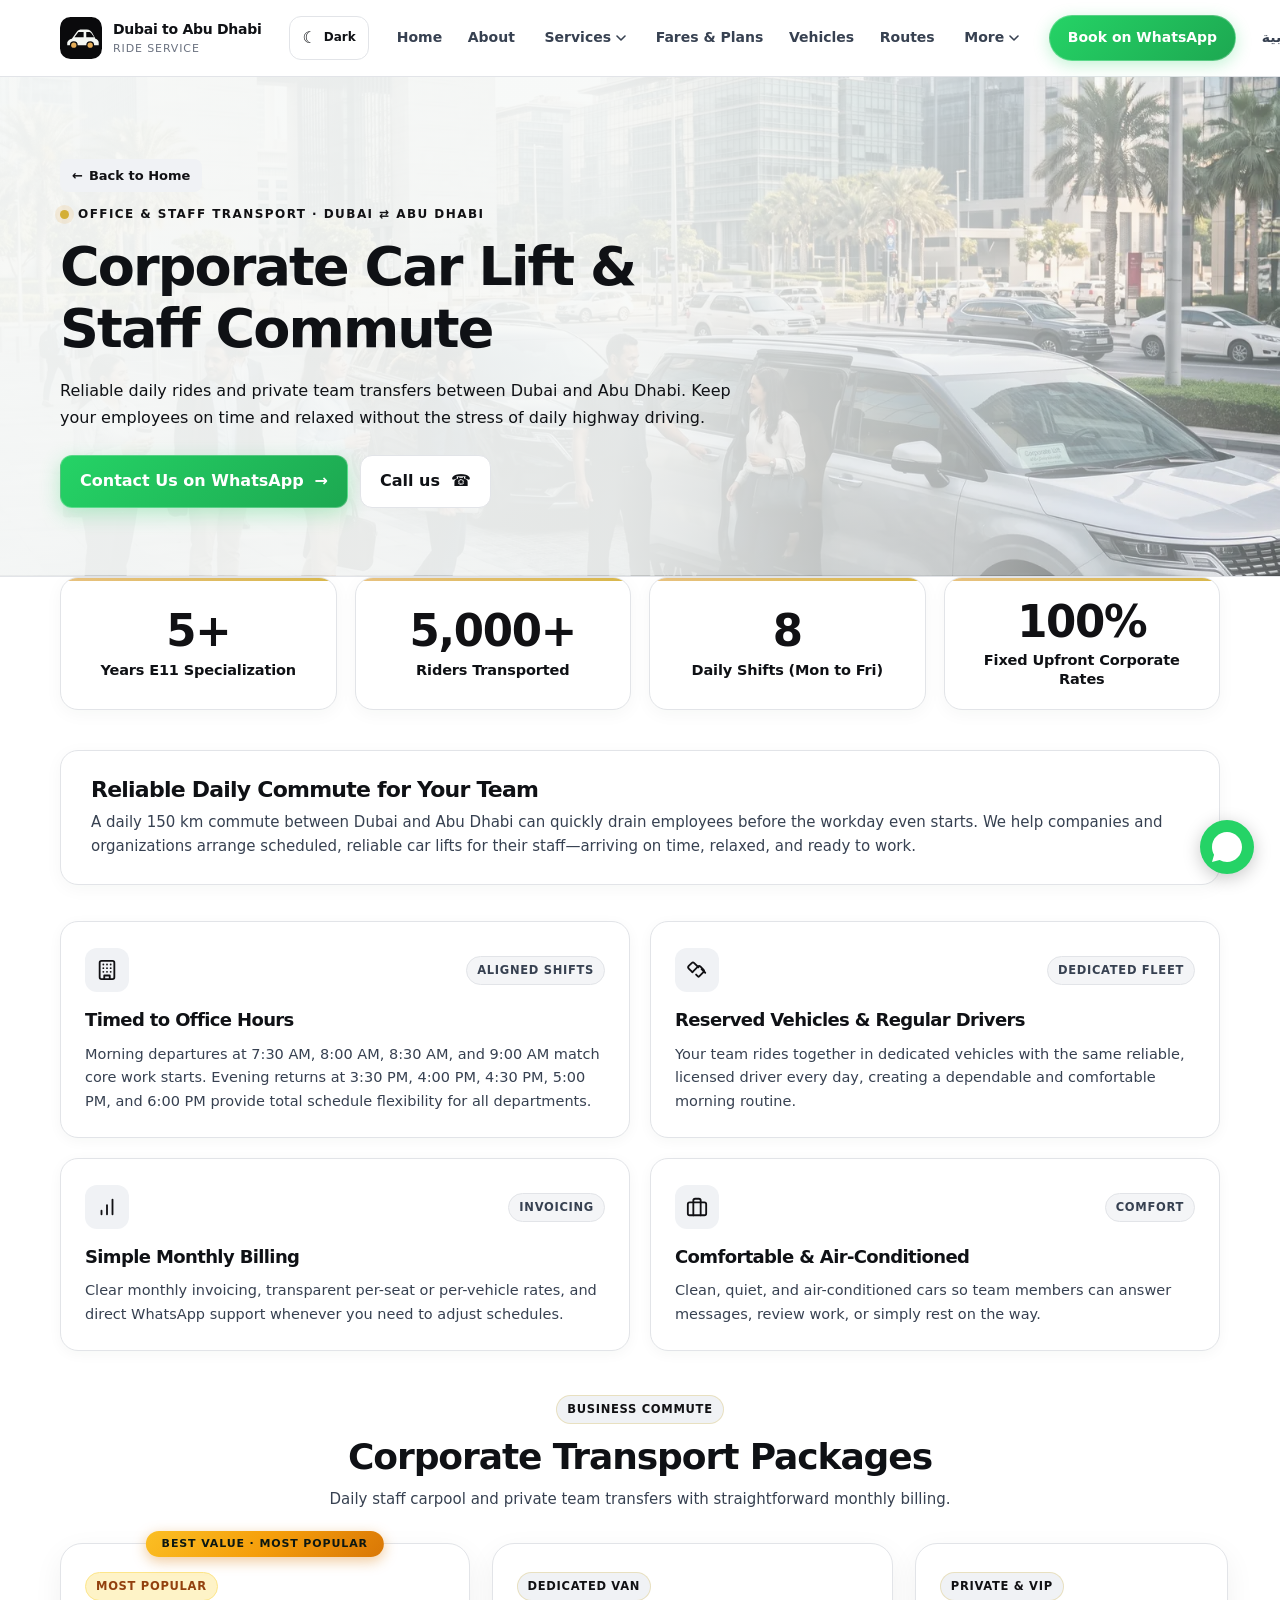
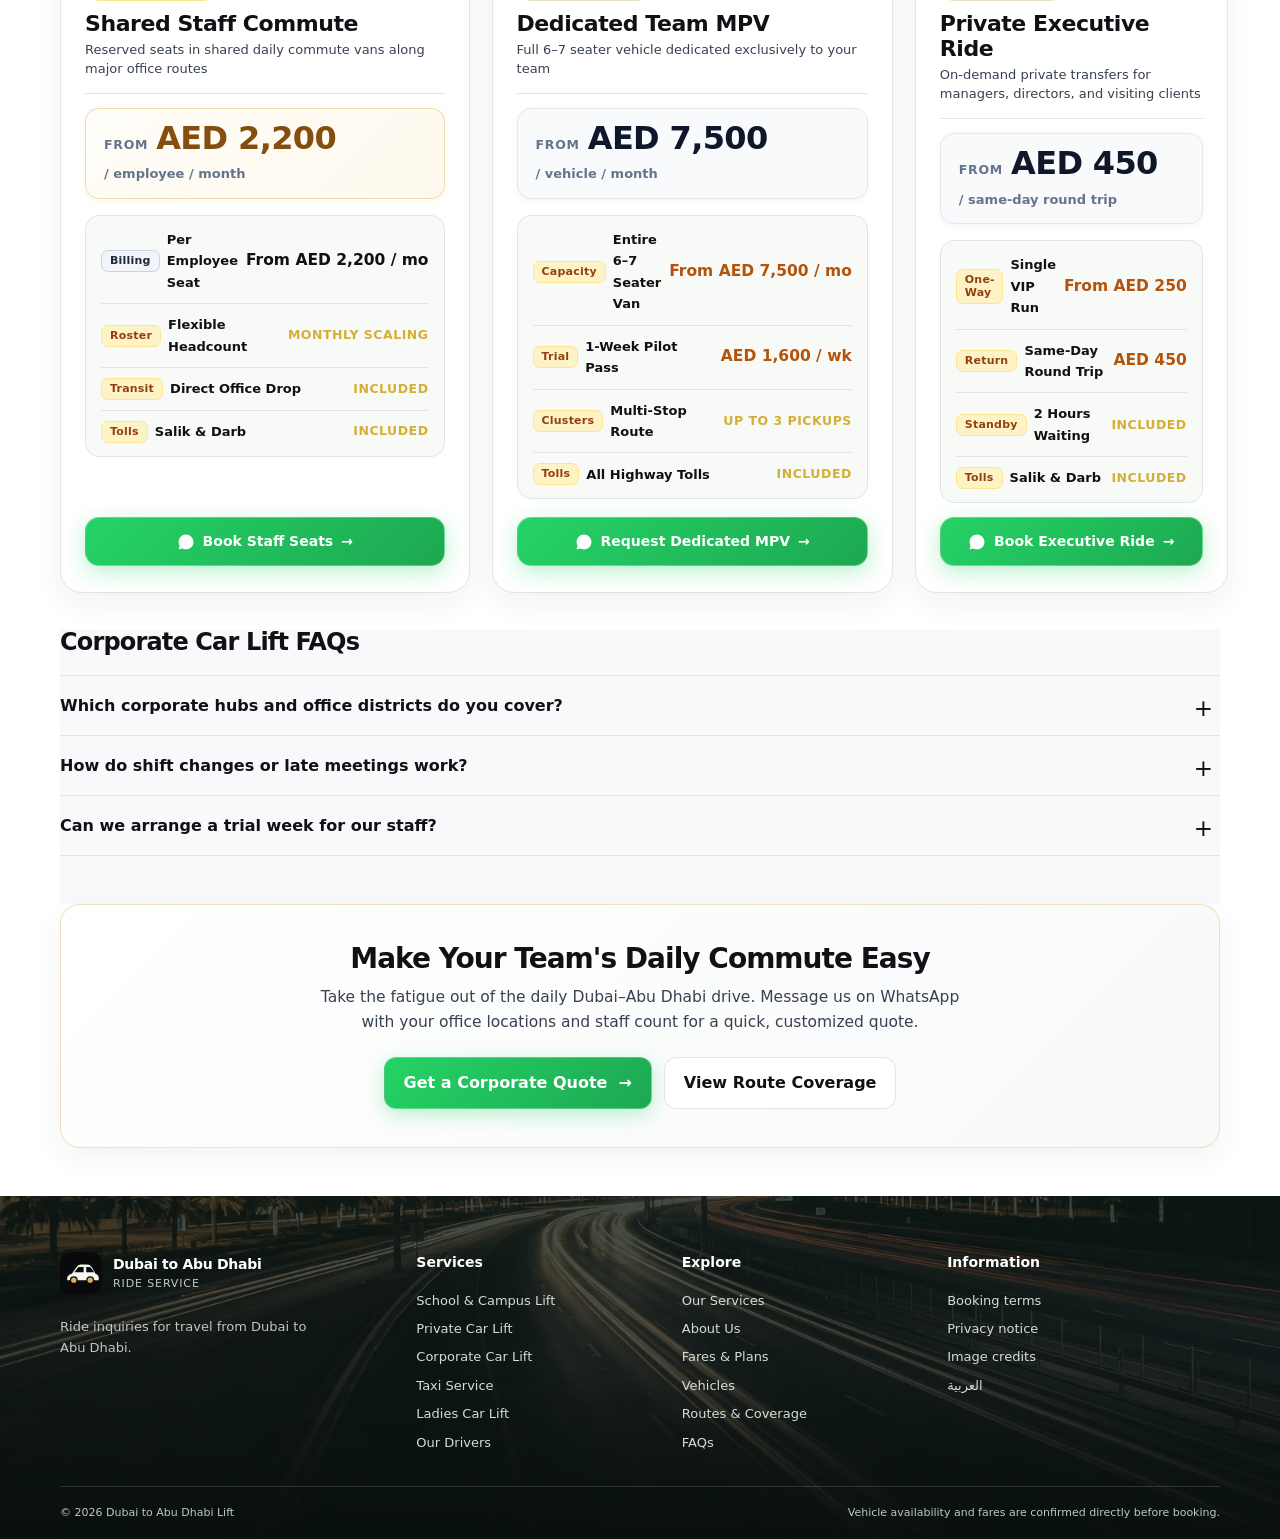
<file: corporate-car-lift.html>
<!DOCTYPE html>
<html lang="en">

<head>
  <meta charset="UTF-8">
  <script>
    (function () {
      try {
        var s = localStorage.getItem("ride-site-theme");
        var t = (s === "dark" || s === "light") ? s : "light";
        document.documentElement.dataset.theme = t;
      } catch (e) {
        document.documentElement.dataset.theme = "light";
      }
    })();
  </script>
  <meta name="viewport" content="width=device-width, initial-scale=1">
  <meta name="theme-color" content="#0a0a0c">
  <title>Corporate Car Lift Dubai to Abu Dhabi | Staff &amp; Executive Transport</title>
  <meta name="description"
    content="Dedicated corporate car lift and employee transportation between Dubai and Abu Dhabi. Aligned to office shifts (7:30 AM, 8:00 AM, 8:30 AM, 9:00 AM / 3:30 PM to 6:00 PM), monthly company contracts, and executive billing.">
  <link rel="canonical" href="https://dubaitoabudhabilift.com/corporate-car-lift.html">
  <meta property="og:title" content="Corporate Car Lift Dubai to Abu Dhabi | Staff &amp; Employee Commutes">
  <meta property="og:description"
    content="Dependable business transport solutions along the Dubai-Abu Dhabi corridor. Dedicated vehicles, vetted chauffeurs, and corporate monthly invoicing.">
  <meta property="og:image" content="https://dubaitoabudhabilift.com/images/og-image.jpg">
  <meta property="og:type" content="website">
  <link rel="icon" href="images/icon.svg" type="image/svg+xml">
  <link rel="apple-touch-icon" href="images/apple-touch-icon.png">
  <link rel="stylesheet" href="css/style.css?v=29">
</head>

<body>
  <a class="skip-link" href="#main">Skip to content</a>
  <header class="site-header">
    <div class="wrap header-inner">
      <a class="brand" href="index.html" aria-label="Dubai to Abu Dhabi Lift home"><img src="images/icon.svg" width="42"
          height="42" alt=""><span><strong>Dubai to Abu Dhabi</strong><small>Ride service</small></span></a>
      <button class="theme-toggle" type="button" aria-label="Switch to dark mode" aria-pressed="false"
        title="Switch to dark mode"><span data-theme-icon aria-hidden="true">☾</span><span
          data-theme-label>Dark</span></button>
      <button class="menu-toggle" type="button" aria-label="Open navigation" aria-expanded="false"
        aria-controls="main-nav"><span></span><span></span><span></span></button>
      <nav id="main-nav" class="main-nav" aria-label="Main navigation">
        <a href="index.html">Home</a>
        <a href="index.html#about">About</a>
        <div class="nav-dropdown">
          <button class="nav-dropdown-toggle active" type="button" aria-expanded="false" aria-haspopup="true">
            <span>Services</span>
            <svg class="dropdown-chevron" width="10" height="6" viewBox="0 0 10 6" fill="none" aria-hidden="true">
              <path d="M1 1L5 5L9 1" stroke="currentColor" stroke-width="1.6" stroke-linecap="round"
                stroke-linejoin="round" />
            </svg>
          </button>
          <div class="nav-dropdown-menu" role="menu">
            <a href="school-car-lift.html" role="menuitem">School &amp; Campus Lift</a>
            <a href="private-car-lift.html" role="menuitem">Private Car Lift</a>
            <a href="corporate-car-lift.html" class="active" aria-current="page" role="menuitem">Corporate Car Lift</a>
            <a href="taxi-service.html" role="menuitem">Taxi Service</a>
            <a href="ladies-car-lift.html" role="menuitem">Ladies Car Lift</a>
          </div>
        </div>
        <a href="index.html#fares">Fares &amp; Plans</a>
        <a href="index.html#vehicles">Vehicles</a>
        <a href="index.html#routes">Routes</a>
        <div class="nav-dropdown">
          <button class="nav-dropdown-toggle" type="button" aria-expanded="false" aria-haspopup="true">
            <span>More</span>
            <svg class="dropdown-chevron" width="10" height="6" viewBox="0 0 10 6" fill="none" aria-hidden="true">
              <path d="M1 1L5 5L9 1" stroke="currentColor" stroke-width="1.6" stroke-linecap="round"
                stroke-linejoin="round" />
            </svg>
          </button>
          <div class="nav-dropdown-menu" role="menu">
            <a href="drivers.html" role="menuitem">Our Drivers &amp; Standards</a>
            <a href="index.html#faq" role="menuitem">FAQs</a>
          </div>
        </div>
        <a class="nav-cta" href="#" data-whatsapp
          data-message="Hello, I would like to inquire about Corporate Car Lift solutions for our company staff between Dubai and Abu Dhabi.">Book
          on WhatsApp</a>
        <a href="ar.html" lang="ar" dir="rtl" class="lang-switch">العربية</a>
      </nav>
    </div>
  </header>

  <main id="main">
    <section class="page-hero corporate-hero">
      <div class="wrap">
        <div class="hero-copy">
          <a href="index.html" class="service-back-home"><span aria-hidden="true">←</span> Back to Home</a>
          <p class="eyebrow"><span class="eyebrow-dot"></span> Office &amp; Staff Transport · Dubai ⇄ Abu Dhabi</p>
          <h1>Corporate Car Lift &amp; Staff Commute</h1>
          <p>Reliable daily rides and private team transfers between Dubai and Abu Dhabi. Keep your employees on time and relaxed without the stress of daily highway driving.</p>
          <div class="hero-actions" style="margin-top: 24px;">
            <a class="button button-primary" href="#" data-whatsapp
            data-message="Hello, I would like to discuss corporate staff transport contracts between Dubai and Abu Dhabi for our company.">Contact
            Us on WhatsApp <span aria-hidden="true">→</span></a>
            <button class="button button-secondary call-button" type="button" data-call-now>Call us <span
              aria-hidden="true">☎</span></button>
          </div>
        </div>
      </div>
    </section>

    <article class="wrap">
      <!-- Corporate Metrics Strip -->
      <div class="stats-counter-strip" style="margin-bottom: 40px;" aria-label="Corporate track record">
        <div class="stat-counter-card">
          <div class="stat-counter-number">5+</div>
          <div class="stat-counter-title">Years E11 Specialization</div>
        </div>
        <div class="stat-counter-card">
          <div class="stat-counter-number">5,000+</div>
          <div class="stat-counter-title">Riders Transported</div>
        </div>
        <div class="stat-counter-card">
          <div class="stat-counter-number">8</div>
          <div class="stat-counter-title">Daily Shifts (Mon to Fri)</div>
        </div>
        <div class="stat-counter-card">
          <div class="stat-counter-number">100%</div>
          <div class="stat-counter-title">Fixed Upfront Corporate Rates</div>
        </div>
      </div>

      <!-- Intro Banner -->
      <div class="drivers-intro-banner">
        <div class="drivers-intro-text">
          <h2>Reliable Daily Commute for Your Team</h2>
          <p>A daily 150 km commute between Dubai and Abu Dhabi can quickly drain employees before the workday even starts. We help companies and organizations arrange scheduled, reliable car lifts for their staff—arriving on time, relaxed, and ready to work.</p>
        </div>
      </div>

      <!-- Corporate Value Pillars Grid -->
      <div class="driver-standards-grid">
        <div class="driver-card">
          <div class="driver-card-header">
            <div class="driver-icon-box" aria-hidden="true"><svg width="22" height="22" viewBox="0 0 24 24" fill="none" stroke="currentColor" stroke-width="2" stroke-linecap="round" stroke-linejoin="round"><rect x="4" y="2" width="16" height="20" rx="2" ry="2"/><path d="M9 22v-4h6v4"/><path d="M8 6h.01"/><path d="M16 6h.01"/><path d="M12 6h.01"/><path d="M12 10h.01"/><path d="M12 14h.01"/><path d="M16 10h.01"/><path d="M16 14h.01"/><path d="M8 10h.01"/><path d="M8 14h.01"/></svg></div>
            <span class="driver-pillar-pill">Aligned Shifts</span>
          </div>
          <h3>Timed to Office Hours</h3>
          <p>Morning departures at 7:30 AM, 8:00 AM, 8:30 AM, and 9:00 AM match core work starts. Evening returns at 3:30 PM,
            4:00 PM, 4:30 PM, 5:00 PM, and 6:00 PM provide total schedule flexibility for all departments.</p>
        </div>

        <div class="driver-card">
          <div class="driver-card-header">
            <div class="driver-icon-box" aria-hidden="true"><svg width="22" height="22" viewBox="0 0 24 24" fill="none" stroke="currentColor" stroke-width="2" stroke-linecap="round" stroke-linejoin="round"><path d="m11 17 2 2a1 1 0 0 0 1.4 0l4.6-4.6a2 2 0 0 0 0-2.8l-3.2-3.2a2 2 0 0 0-2.8 0L7 14.4"/><path d="m7 14.4-4-4a2 2 0 0 1 0-2.8l3.2-3.2a2 2 0 0 1 2.8 0l4.6 4.6"/><path d="M17 11l4 4"/></svg></div>
            <span class="driver-pillar-pill">Dedicated Fleet</span>
          </div>
          <h3>Reserved Vehicles &amp; Regular Drivers</h3>
          <p>Your team rides together in dedicated vehicles with the same reliable, licensed driver every day, creating a dependable and comfortable morning routine.</p>
        </div>

        <div class="driver-card">
          <div class="driver-card-header">
            <div class="driver-icon-box" aria-hidden="true"><svg width="22" height="22" viewBox="0 0 24 24" fill="none" stroke="currentColor" stroke-width="2" stroke-linecap="round" stroke-linejoin="round"><line x1="12" y1="20" x2="12" y2="10"/><line x1="18" y1="20" x2="18" y2="4"/><line x1="6" y1="20" x2="6" y2="16"/></svg></div>
            <span class="driver-pillar-pill">Invoicing</span>
          </div>
          <h3>Simple Monthly Billing</h3>
          <p>Clear monthly invoicing, transparent per-seat or per-vehicle rates, and direct WhatsApp support whenever you need to adjust schedules.</p>
        </div>

        <div class="driver-card">
          <div class="driver-card-header">
            <div class="driver-icon-box" aria-hidden="true"><svg width="22" height="22" viewBox="0 0 24 24" fill="none" stroke="currentColor" stroke-width="2" stroke-linecap="round" stroke-linejoin="round"><rect x="2" y="7" width="20" height="14" rx="2" ry="2"/><path d="M16 21V5a2 2 0 0 0-2-2h-4a2 2 0 0 0-2 2v16"/></svg></div>
            <span class="driver-pillar-pill">Comfort</span>
          </div>
          <h3>Comfortable &amp; Air-Conditioned</h3>
          <p>Clean, quiet, and air-conditioned cars so team members can answer messages, review work, or simply rest on the way.</p>
        </div>
      </div>

      <!-- Corporate Commute Solutions Section -->
      <section class="service-pricing-section" aria-labelledby="corporate-pricing-heading">
        <div class="service-pricing-header">
          <span class="plan-badge">Business Commute</span>
          <h2 id="corporate-pricing-heading">Corporate Transport Packages</h2>
          <p>Daily staff carpool and private team transfers with straightforward monthly billing.</p>
        </div>

        <div class="commute-plans-grid">
          <!-- Plan 1: Shared Staff Commute (FEATURED) -->
          <article class="plan-overview-card plan-featured">
            <div class="plan-border-beam" aria-hidden="true"></div>
            <div class="plan-header">
              <span class="plan-badge">Most Popular</span>
              <h3 class="plan-title">Shared Staff Commute</h3>
              <p class="plan-subtitle">Reserved seats in shared daily commute vans along major office routes</p>
            </div>
            <div class="plan-price-hero">
              <span class="plan-price-from">From</span>
              <span class="plan-price-main">AED 2,200</span>
              <span class="plan-price-period">/ employee / month</span>
            </div>
            <div class="plan-rates-box">
              <div class="plan-rate-row">
                <span class="plan-rate-type"><span class="rate-badge rate-shared">Billing</span> Per Employee
                  Seat</span>
                <span class="plan-rate-price">From AED 2,200 / mo</span>
              </div>
              <div class="plan-rate-row">
                <span class="plan-rate-type"><span class="rate-badge rate-perk">Roster</span> Flexible
                  Headcount</span>
                <span class="plan-rate-price plan-included">Monthly Scaling</span>
              </div>
              <div class="plan-rate-row">
                <span class="plan-rate-type"><span class="rate-badge rate-perk">Transit</span> Direct Office
                  Drop</span>
                <span class="plan-rate-price plan-included">Included</span>
              </div>
              <div class="plan-rate-row">
                <span class="plan-rate-type"><span class="rate-badge rate-perk">Tolls</span> Salik &amp; Darb</span>
                <span class="plan-rate-price plan-included">Included</span>
              </div>
            </div>
            <div class="plan-action">
              <a class="button button-primary plan-cta-btn" href="#" data-whatsapp
                data-message="Hello, I would like to book Corporate Shared Staff Seats (Dubai to Abu Dhabi). Number of staff: [Count], Dubai pickup: [Area], Office in AD: [Location].">
                <svg class="wa-btn-icon" viewBox="0 0 24 24" width="18" height="18" aria-hidden="true">
                  <path fill="currentColor"
                    d="M12.04 2c-5.46 0-9.91 4.45-9.91 9.91 0 1.75.46 3.45 1.32 4.95L2.05 22l5.25-1.38c1.45.79 3.08 1.21 4.74 1.21 5.46 0 9.91-4.45 9.91-9.91 0-2.65-1.03-5.14-2.9-7.01A9.816 9.816 0 0 0 12.04 2z" />
                </svg>
                <span>Book Staff Seats</span>
                <span aria-hidden="true">→</span>
              </a>
            </div>
          </article>

          <!-- Plan 2: Dedicated Company MPV -->
          <article class="plan-overview-card">
            <div class="plan-header">
              <span class="plan-badge">Dedicated Van</span>
              <h3 class="plan-title">Dedicated Team MPV</h3>
              <p class="plan-subtitle">Full 6–7 seater vehicle dedicated exclusively to your team</p>
            </div>
            <div class="plan-price-hero">
              <span class="plan-price-from">From</span>
              <span class="plan-price-main">AED 7,500</span>
              <span class="plan-price-period">/ vehicle / month</span>
            </div>
            <div class="plan-rates-box">
              <div class="plan-rate-row">
                <span class="plan-rate-type"><span class="rate-badge rate-private">Capacity</span> Entire 6–7 Seater
                  Van</span>
                <span class="plan-rate-price">From AED 7,500 / mo</span>
              </div>
              <div class="plan-rate-row">
                <span class="plan-rate-type"><span class="rate-badge rate-private">Trial</span> 1-Week Pilot
                  Pass</span>
                <span class="plan-rate-price">AED 1,600 / wk</span>
              </div>
              <div class="plan-rate-row">
                <span class="plan-rate-type"><span class="rate-badge rate-perk">Clusters</span> Multi-Stop
                  Route</span>
                <span class="plan-rate-price plan-included">Up to 3 Pickups</span>
              </div>
              <div class="plan-rate-row">
                <span class="plan-rate-type"><span class="rate-badge rate-perk">Tolls</span> All Highway
                  Tolls</span>
                <span class="plan-rate-price plan-included">Included</span>
              </div>
            </div>
            <div class="plan-action">
              <a class="button button-primary plan-cta-btn" href="#" data-whatsapp
                data-message="Hello, I would like to inquire about a Dedicated Company MPV (6-7 seats) for our corporate commute between Dubai and Abu Dhabi.">
                <svg class="wa-btn-icon" viewBox="0 0 24 24" width="18" height="18" aria-hidden="true">
                  <path fill="currentColor"
                    d="M12.04 2c-5.46 0-9.91 4.45-9.91 9.91 0 1.75.46 3.45 1.32 4.95L2.05 22l5.25-1.38c1.45.79 3.08 1.21 4.74 1.21 5.46 0 9.91-4.45 9.91-9.91 0-2.65-1.03-5.14-2.9-7.01A9.816 9.816 0 0 0 12.04 2z" />
                </svg>
                <span>Request Dedicated MPV</span>
                <span aria-hidden="true">→</span>
              </a>
            </div>
          </article>

          <!-- Plan 3: Executive VIP Chauffeur -->
          <article class="plan-overview-card">
            <div class="plan-header">
              <span class="plan-badge">Private &amp; VIP</span>
              <h3 class="plan-title">Private Executive Ride</h3>
              <p class="plan-subtitle">On-demand private transfers for managers, directors, and visiting clients</p>
            </div>
            <div class="plan-price-hero">
              <span class="plan-price-from">From</span>
              <span class="plan-price-main">AED 450</span>
              <span class="plan-price-period">/ same-day round trip</span>
            </div>
            <div class="plan-rates-box">
              <div class="plan-rate-row">
                <span class="plan-rate-type"><span class="rate-badge rate-private">One-Way</span> Single VIP
                  Run</span>
                <span class="plan-rate-price">From AED 250</span>
              </div>
              <div class="plan-rate-row">
                <span class="plan-rate-type"><span class="rate-badge rate-private">Return</span> Same-Day Round
                  Trip</span>
                <span class="plan-rate-price">AED 450</span>
              </div>
              <div class="plan-rate-row">
                <span class="plan-rate-type"><span class="rate-badge rate-perk">Standby</span> 2 Hours Waiting</span>
                <span class="plan-rate-price plan-included">Included</span>
              </div>
              <div class="plan-rate-row">
                <span class="plan-rate-type"><span class="rate-badge rate-perk">Tolls</span> Salik &amp; Darb</span>
                <span class="plan-rate-price plan-included">Included</span>
              </div>
            </div>
            <div class="plan-action">
              <a class="button button-primary plan-cta-btn" href="#" data-whatsapp
                data-message="Hello, I would like to book an Executive VIP Chauffeur transfer between Dubai and Abu Dhabi.">
                <svg class="wa-btn-icon" viewBox="0 0 24 24" width="18" height="18" aria-hidden="true">
                  <path fill="currentColor"
                    d="M12.04 2c-5.46 0-9.91 4.45-9.91 9.91 0 1.75.46 3.45 1.32 4.95L2.05 22l5.25-1.38c1.45.79 3.08 1.21 4.74 1.21 5.46 0 9.91-4.45 9.91-9.91 0-2.65-1.03-5.14-2.9-7.01A9.816 9.816 0 0 0 12.04 2z" />
                </svg>
                <span>Book Executive Ride</span>
                <span aria-hidden="true">→</span>
              </a>
            </div>
          </article>
        </div>
      </section>

      <!-- Corporate FAQs -->
      <div class="faq-section" style="padding: 0 0 48px;">
        <h2 style="font-size: 24px; margin-bottom: 18px;">Corporate Car Lift FAQs</h2>
        <div class="faq-list">
          <details>
            <summary>Which corporate hubs and office districts do you cover?</summary>
            <p>In Abu Dhabi, we deliver directly to ADGM (Al Maryah Island), Al Reem Island, Corniche Road, Ministry
              Complex, Khalifa City, Mussafah, and Masdar City. In Dubai, pickups span DIFC, Business Bay, Downtown,
              Dubai Media City, Internet City, JLT, Dubai Marina, and major residential clusters.</p>
          </details>
          <details>
            <summary>How do shift changes or late meetings work?</summary>
            <p>Because we operate multiple scheduled return shifts (3:30 PM, 4:00 PM, 4:30 PM, 5:00 PM, and 6:00 PM),
              staff members who need to stay late for a client meeting can easily transition to a later return car with
              advance WhatsApp notice.</p>
          </details>
          <details>
            <summary>Can we arrange a trial week for our staff?</summary>
            <p>Yes. You can book a 1-week trial so your team can experience driver punctuality, vehicle comfort, and routing before committing to a full monthly contract.</p>
          </details>
        </div>
      </div>

      <!-- CTA Banner -->
      <div class="driver-cta-card">
        <h2>Make Your Team's Daily Commute Easy</h2>
        <p>Take the fatigue out of the daily Dubai–Abu Dhabi drive. Message us on WhatsApp with your office locations and staff count for a quick, customized quote.</p>
        <div class="driver-cta-actions">
          <a class="button button-primary" href="#" data-whatsapp
            data-message="Hello, I would like to request a corporate staff commute proposal for our office team between Dubai and Abu Dhabi.">Get a
            Corporate Quote <span aria-hidden="true">→</span></a>
          <a class="button button-secondary" href="index.html#routes">View Route Coverage</a>
        </div>
      </div>
    </article>
  </main>

  <footer class="site-footer">
    <div class="wrap footer-main">
      <div class="footer-brand"><a class="brand" href="index.html"><img src="images/icon.svg" width="38" height="38"
            alt=""><span><strong>Dubai to Abu Dhabi</strong><small>Ride service</small></span></a>
        <p>Ride inquiries for travel from Dubai to Abu Dhabi.</p>
      </div>
      <div>
        <h2>Services</h2><a href="school-car-lift.html">School &amp; Campus Lift</a><a
          href="private-car-lift.html">Private Car Lift</a><a href="corporate-car-lift.html">Corporate Car Lift</a><a
          href="taxi-service.html">Taxi Service</a><a href="ladies-car-lift.html">Ladies Car Lift</a><a
          href="drivers.html">Our Drivers</a>
      </div>
      <div>
        <h2>Explore</h2><a href="index.html#services">Our Services</a><a href="index.html#about">About Us</a><a href="index.html#fares">Fares &amp; Plans</a><a
          href="index.html#vehicles">Vehicles</a><a href="index.html#routes">Routes &amp; Coverage</a><a
          href="index.html#faq">FAQs</a>
      </div>
      <div>
        <h2>Information</h2><a href="legal.html">Booking terms</a><a href="privacy.html">Privacy notice</a><a
          href="image-credits.html">Image credits</a><a href="ar.html" lang="ar" dir="rtl">العربية</a>
      </div>
    </div>
    <div class="wrap footer-bottom"><span>© <span id="year"></span> Dubai to Abu Dhabi Lift</span><span>Vehicle
        availability and fares are confirmed directly before booking.</span></div>
  </footer>
  <!-- Floating WhatsApp Quick Connect Button -->
  <a class="floating-whatsapp" href="#" data-whatsapp
    data-message="Hello, I would like to inquire about Corporate Car Lift transport between Dubai and Abu Dhabi."
    aria-label="Chat with us on WhatsApp" title="Chat on WhatsApp">
    <span class="floating-whatsapp-tooltip">Chat with us</span>
    <svg class="floating-whatsapp-icon" viewBox="0 0 32 32" width="36" height="36" aria-hidden="true">
      <path fill="#ffffff"
        d="M16 2.667C8.636 2.667 2.667 8.636 2.667 16c0 2.473.673 4.792 1.846 6.782L2.667 29.333l6.732-1.766A13.27 13.27 0 0 0 16 29.333c7.364 0 13.333-5.969 13.333-13.333S23.364 2.667 16 2.667z" />
      <path fill="currentColor"
        d="M22.5 19.385c-.328-.164-1.942-.958-2.242-1.068-.3-.11-.519-.164-.738.164-.219.328-.847 1.068-1.038 1.287-.191.219-.383.246-.711.082-.328-.164-1.385-.51-2.639-1.628-.975-.87-1.634-1.945-1.825-2.273-.191-.328-.02-.505.143-.669.148-.148.328-.383.492-.574.164-.191.219-.328.328-.547.11-.219.055-.41-.027-.574-.082-.164-.738-1.777-1.011-2.433-.266-.64-.536-.552-.738-.562h-.629c-.219 0-.574.082-.874.41-.3.328-1.148 1.12-1.148 2.733 0 1.613 1.175 3.17 1.339 3.389.164.219 2.31 3.526 5.596 4.944.781.338 1.393.54 1.869.692.786.25 1.501.215 2.067.13.631-.094 1.942-.793 2.215-1.558.273-.765.273-1.421.191-1.558-.082-.137-.301-.219-.629-.383z" />
    </svg>
    <span class="floating-whatsapp-pulse" aria-hidden="true"></span>
  </a>

  <script src="js/config.js?v=29" defer></script>
  <script src="js/main.js?v=29" defer></script>
</body>

</html>
</file>
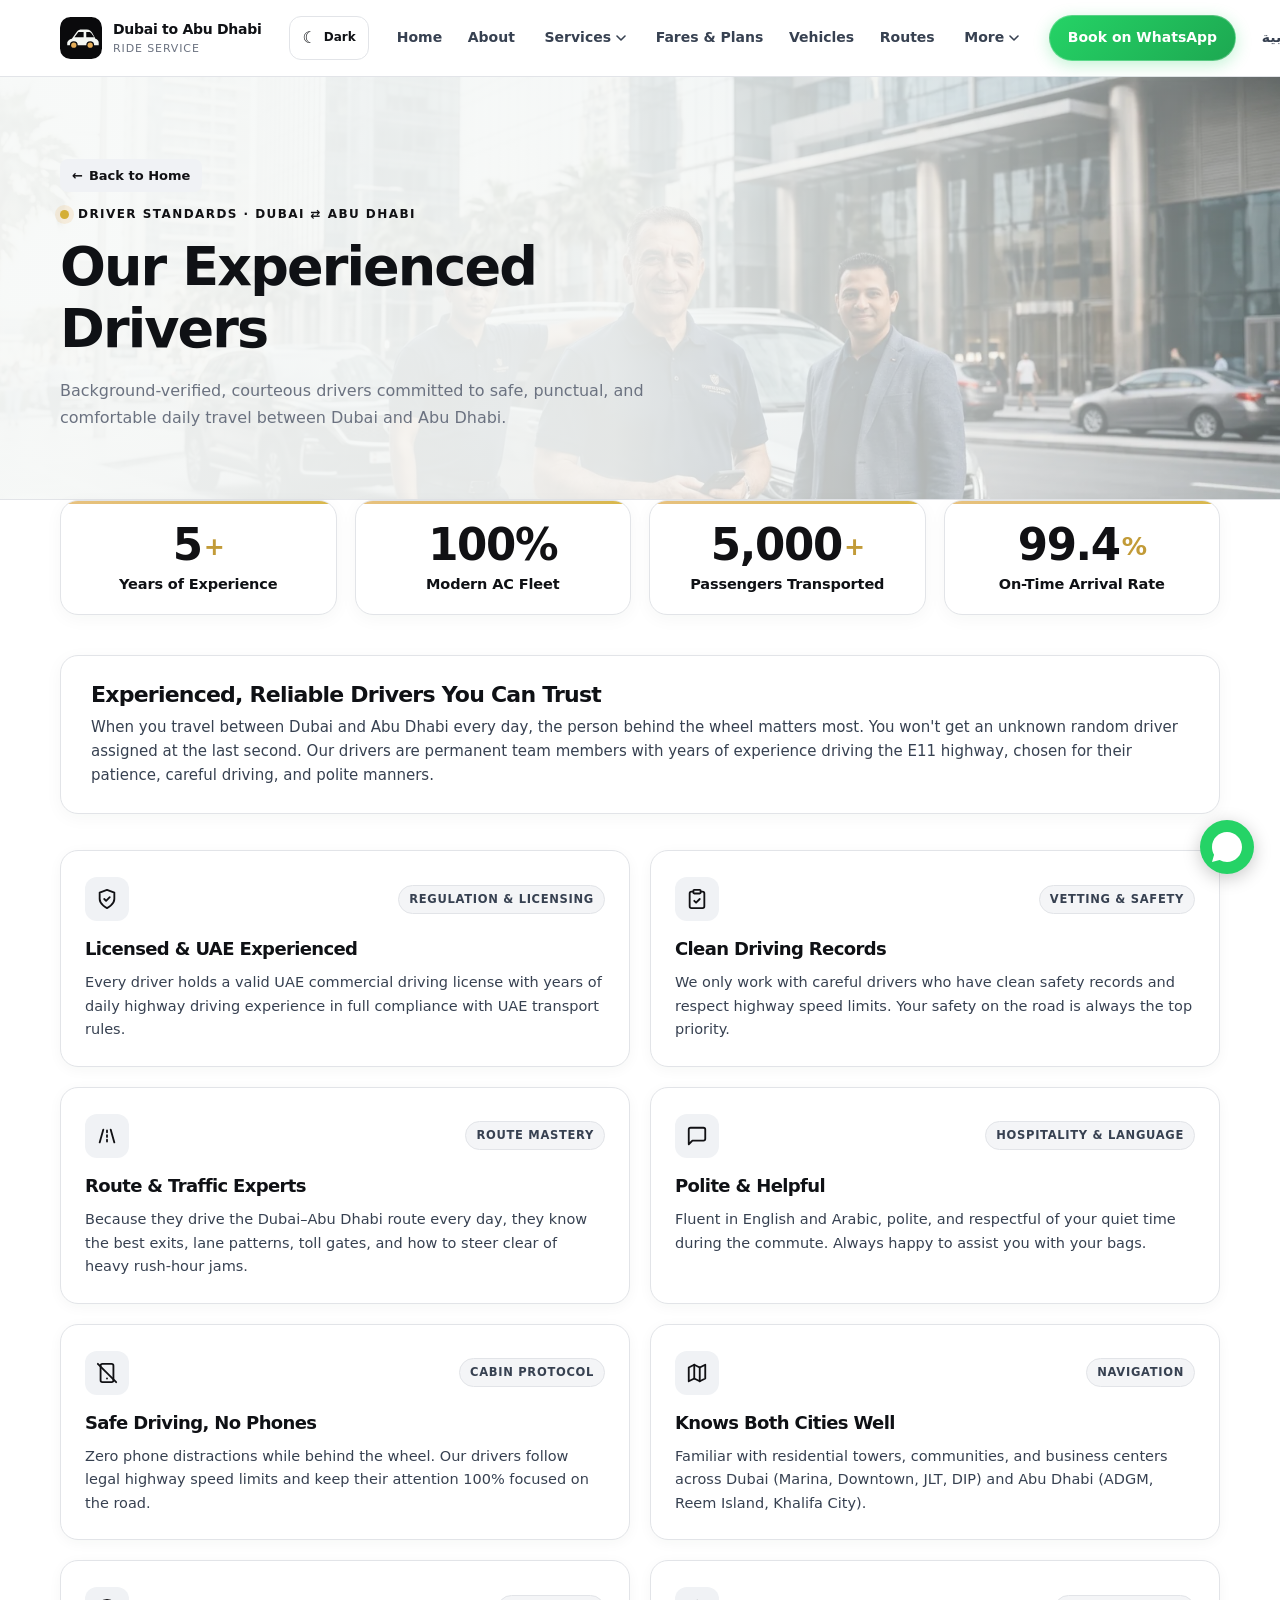
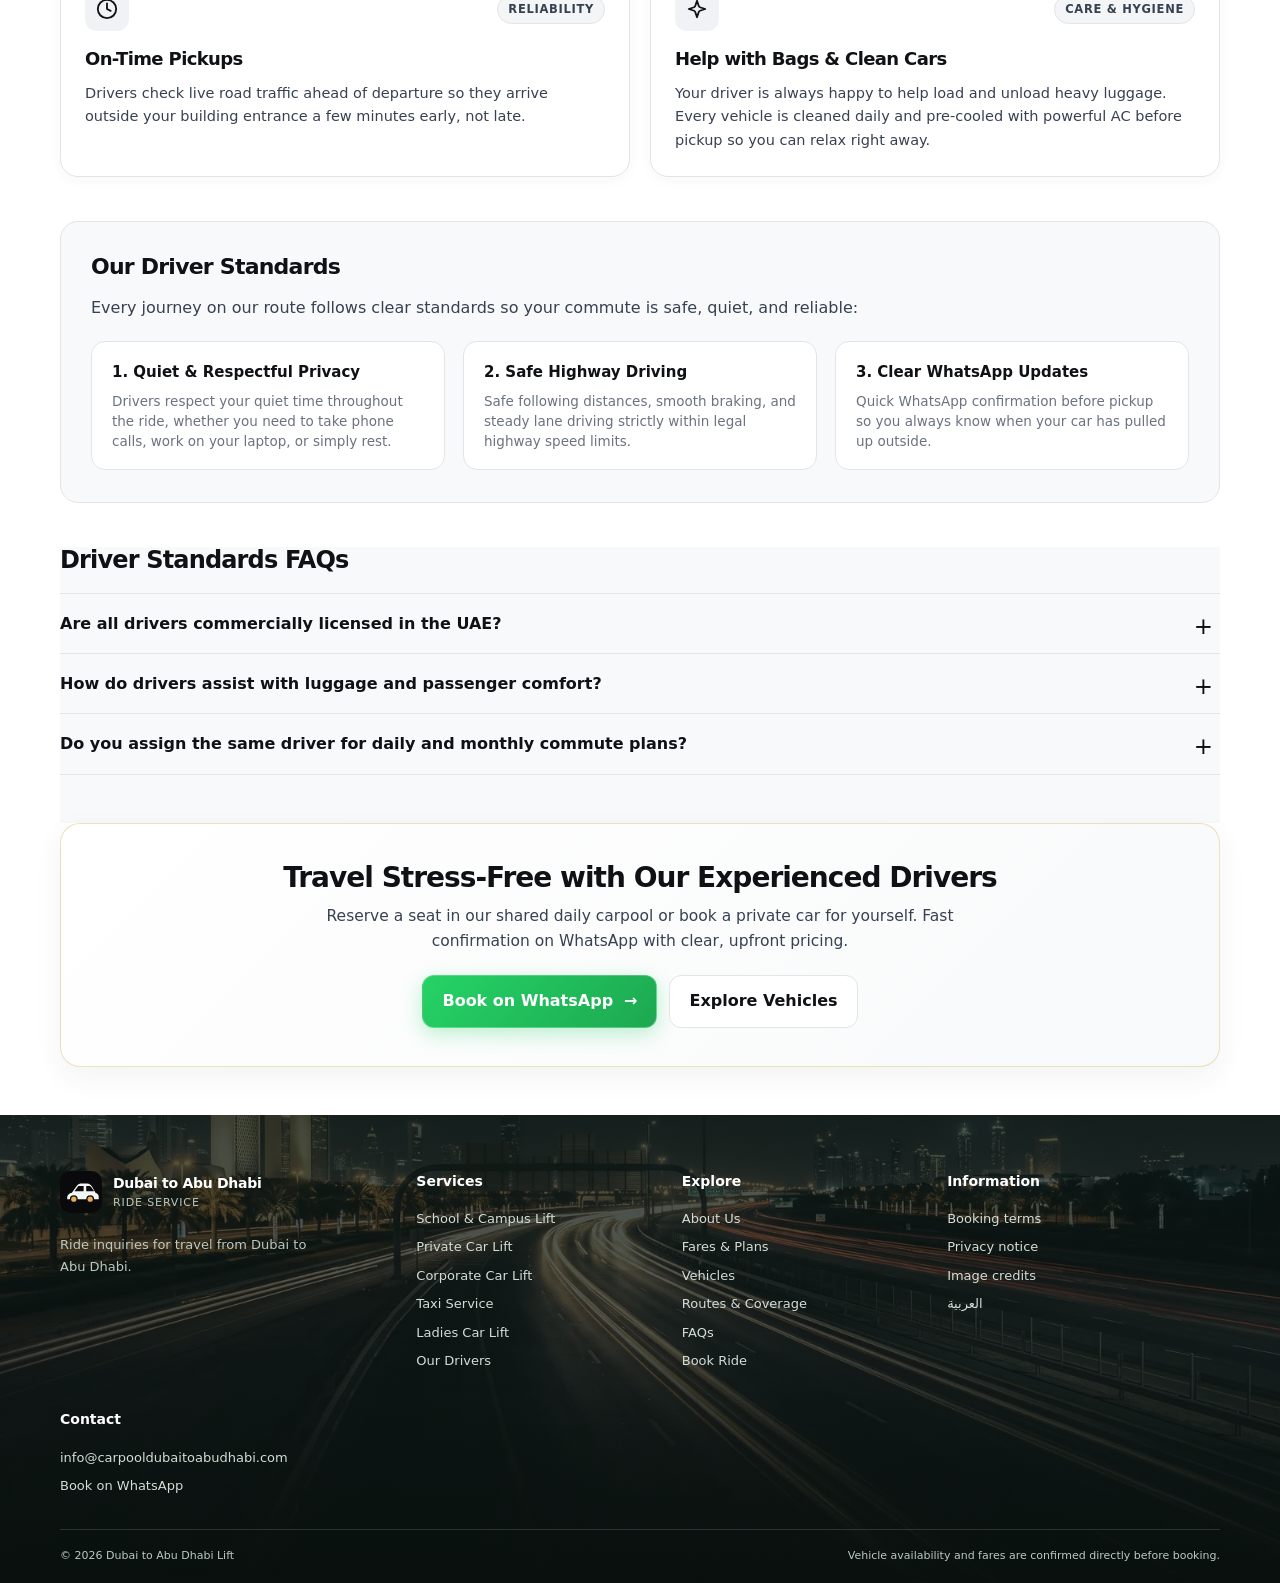
<file: drivers.html>
<!DOCTYPE html>
<html lang="en">
<head>
<meta charset="UTF-8">
<script>
  (function () {
    try {
      var s = localStorage.getItem("ride-site-theme");
      var t = (s === "dark" || s === "light") ? s : "light";
      document.documentElement.dataset.theme = t;
    } catch (e) {
      document.documentElement.dataset.theme = "light";
    }
  })();
</script>
<meta name="viewport" content="width=device-width, initial-scale=1"><meta name="theme-color" content="#0a0a0c">
<title>Our Professional Drivers | Dubai to Abu Dhabi Lift</title>
<meta name="description" content="Experienced, licensed drivers specializing in daily trips between Dubai and Abu Dhabi. Background-checked, polite, punctual, and familiar with the E11 route.">
<link rel="canonical" href="https://dubaitoabudhabilift.com/drivers.html"><link rel="icon" href="images/icon.svg" type="image/svg+xml"><link rel="apple-touch-icon" href="images/apple-touch-icon.png"><link rel="stylesheet" href="css/style.css?v=29">
<script type="application/ld+json">
{
  "@context": "https://schema.org",
  "@type": "AboutPage",
  "name": "Our Professional Drivers - Dubai to Abu Dhabi Lift",
  "description": "Licensed and background-verified chauffeurs specializing exclusively in intercity travel between Dubai and Abu Dhabi.",
  "url": "https://dubaitoabudhabilift.com/drivers.html",
  "mainEntity": {
    "@type": "LocalBusiness",
    "name": "Dubai to Abu Dhabi Lift",
    "description": "Premium passenger transport service operating daily along the Dubai-Abu Dhabi E11 corridor.",
    "telephone": "+923191140506",
    "email": "dubaitoabudhabilift@gmail.com",
    "areaServed": ["Dubai", "Abu Dhabi", "DIP", "Al Reem Island", "ADGM"]
  }
}
</script>
</head>
<body>
<a class="skip-link" href="#main">Skip to content</a>
<header class="site-header"><div class="wrap header-inner">
  <a class="brand" href="index.html" aria-label="Dubai to Abu Dhabi Lift home"><img src="images/icon.svg" width="42" height="42" alt=""><span><strong>Dubai to Abu Dhabi</strong><small>Ride service</small></span></a>
  <button class="theme-toggle" type="button" aria-label="Switch to dark mode" aria-pressed="false" title="Switch to dark mode"><span data-theme-icon aria-hidden="true">☾</span><span data-theme-label>Dark</span></button>
  <button class="menu-toggle" type="button" aria-label="Open navigation" aria-expanded="false" aria-controls="main-nav"><span></span><span></span><span></span></button>
  <nav id="main-nav" class="main-nav" aria-label="Main navigation">
    <a href="index.html">Home</a>
    <a href="index.html#about">About</a>
    <div class="nav-dropdown">
      <button class="nav-dropdown-toggle" type="button" aria-expanded="false" aria-haspopup="true">
        <span>Services</span>
        <svg class="dropdown-chevron" width="10" height="6" viewBox="0 0 10 6" fill="none" aria-hidden="true">
          <path d="M1 1L5 5L9 1" stroke="currentColor" stroke-width="1.6" stroke-linecap="round" stroke-linejoin="round"/>
        </svg>
      </button>
      <div class="nav-dropdown-menu" role="menu">
        <a href="school-car-lift.html" role="menuitem">School &amp; Campus Lift</a>
        <a href="private-car-lift.html" role="menuitem">Private Car Lift</a>
        <a href="corporate-car-lift.html" role="menuitem">Corporate Car Lift</a>
        <a href="taxi-service.html" role="menuitem">Taxi Service</a>
        <a href="ladies-car-lift.html" role="menuitem">Ladies Car Lift</a>
      </div>
    </div>
    <a href="index.html#fares">Fares &amp; Plans</a>
    <a href="index.html#vehicles">Vehicles</a>
    <a href="index.html#routes">Routes</a>
    <div class="nav-dropdown">
      <button class="nav-dropdown-toggle" type="button" aria-expanded="false" aria-haspopup="true">
        <span>More</span>
        <svg class="dropdown-chevron" width="10" height="6" viewBox="0 0 10 6" fill="none" aria-hidden="true">
          <path d="M1 1L5 5L9 1" stroke="currentColor" stroke-width="1.6" stroke-linecap="round" stroke-linejoin="round"/>
        </svg>
      </button>
      <div class="nav-dropdown-menu" role="menu">
        <a href="drivers.html" class="active" aria-current="page" role="menuitem">Our Drivers &amp; Standards</a>
        <a href="index.html#faq" role="menuitem">FAQs</a>
      </div>
    </div>
    <a class="nav-cta" href="#" data-whatsapp data-message="Hello, I would like to book a ride with a professional driver from Dubai to Abu Dhabi.">Book on WhatsApp</a>
    <a href="ar.html" lang="ar" dir="rtl" class="lang-switch">العربية</a>
  </nav>
</div></header>

<main id="main">
  <section class="page-hero drivers-hero">
    <div class="wrap">
      <div class="hero-copy">
        <a href="index.html" class="service-back-home"><span aria-hidden="true">←</span> Back to Home</a>
        <p class="eyebrow"><span class="eyebrow-dot"></span> Driver Standards · Dubai ⇄ Abu Dhabi</p>
        <h1>Our Experienced Drivers</h1>
        <p>Background-verified, courteous drivers committed to safe, punctual, and comfortable daily travel between Dubai and Abu Dhabi.</p>
      </div>
    </div>
  </section>

  <article class="wrap">
    <!-- Key Metrics Strip -->
    <div class="stats-counter-strip" style="margin-bottom: 40px;" aria-label="Key company achievements">
      <div class="stat-counter-card">
        <div class="stat-counter-number">5 <sup>+</sup></div>
        <div class="stat-counter-title">Years of Experience</div>
      </div>
      <div class="stat-counter-card">
        <div class="stat-counter-number">100%</div>
        <div class="stat-counter-title">Modern AC Fleet</div>
      </div>
      <div class="stat-counter-card">
        <div class="stat-counter-number">5,000 <sup>+</sup></div>
        <div class="stat-counter-title">Passengers Transported</div>
      </div>
      <div class="stat-counter-card">
        <div class="stat-counter-number">99.4 <sup>%</sup></div>
        <div class="stat-counter-title">On-Time Arrival Rate</div>
      </div>
    </div>

    <!-- Intro Banner -->
    <div class="drivers-intro-banner">
      <div class="drivers-intro-text">
        <h2>Experienced, Reliable Drivers You Can Trust</h2>
        <p>When you travel between Dubai and Abu Dhabi every day, the person behind the wheel matters most. You won't get an unknown random driver assigned at the last second. Our drivers are permanent team members with years of experience driving the E11 highway, chosen for their patience, careful driving, and polite manners.</p>
      </div>
    </div>

    <!-- 8 Professional Driver Standards Grid -->
    <div class="driver-standards-grid">
      <!-- 1 -->
      <div class="driver-card">
        <div class="driver-card-header">
          <div class="driver-icon-box" aria-hidden="true" aria-hidden="true"><svg width="22" height="22" viewBox="0 0 24 24" fill="none" stroke="currentColor" stroke-width="2" stroke-linecap="round" stroke-linejoin="round"><path d="M12 22s8-4 8-10V5l-8-3-8 3v7c0 6 8 10 8 10z"/><path d="m9 12 2 2 4-4"/></svg></div>
          <span class="driver-pillar-pill">Regulation &amp; Licensing</span>
        </div>
        <h3>Licensed &amp; UAE Experienced</h3>
        <p>Every driver holds a valid UAE commercial driving license with years of daily highway driving experience in full compliance with UAE transport rules.</p>
      </div>

      <!-- 2 -->
      <div class="driver-card">
        <div class="driver-card-header">
          <div class="driver-icon-box" aria-hidden="true" aria-hidden="true"><svg width="22" height="22" viewBox="0 0 24 24" fill="none" stroke="currentColor" stroke-width="2" stroke-linecap="round" stroke-linejoin="round"><rect x="8" y="2" width="8" height="4" rx="1" ry="1"/><path d="M16 4h2a2 2 0 0 1 2 2v14a2 2 0 0 1-2 2H6a2 2 0 0 1-2-2V6a2 2 0 0 1 2-2h2"/><path d="m9 14 2 2 4-4"/></svg></div>
          <span class="driver-pillar-pill">Vetting &amp; Safety</span>
        </div>
        <h3>Clean Driving Records</h3>
        <p>We only work with careful drivers who have clean safety records and respect highway speed limits. Your safety on the road is always the top priority.</p>
      </div>

      <!-- 3 -->
      <div class="driver-card">
        <div class="driver-card-header">
          <div class="driver-icon-box" aria-hidden="true" aria-hidden="true"><svg width="22" height="22" viewBox="0 0 24 24" fill="none" stroke="currentColor" stroke-width="2" stroke-linecap="round" stroke-linejoin="round"><path d="M4 19 8 5"/><path d="m16 5 4 14"/><path d="M12 6v2"/><path d="M12 11v2"/><path d="M12 16v2"/></svg></div>
          <span class="driver-pillar-pill">Route Mastery</span>
        </div>
        <h3>Route &amp; Traffic Experts</h3>
        <p>Because they drive the Dubai–Abu Dhabi route every day, they know the best exits, lane patterns, toll gates, and how to steer clear of heavy rush-hour jams.</p>
      </div>

      <!-- 4 -->
      <div class="driver-card">
        <div class="driver-card-header">
          <div class="driver-icon-box" aria-hidden="true" aria-hidden="true"><svg width="22" height="22" viewBox="0 0 24 24" fill="none" stroke="currentColor" stroke-width="2" stroke-linecap="round" stroke-linejoin="round"><path d="M21 15a2 2 0 0 1-2 2H7l-4 4V5a2 2 0 0 1 2-2h14a2 2 0 0 1 2 2z"/></svg></div>
          <span class="driver-pillar-pill">Hospitality &amp; Language</span>
        </div>
        <h3>Polite &amp; Helpful</h3>
        <p>Fluent in English and Arabic, polite, and respectful of your quiet time during the commute. Always happy to assist you with your bags.</p>
      </div>

      <!-- 5 -->
      <div class="driver-card">
        <div class="driver-card-header">
          <div class="driver-icon-box" aria-hidden="true" aria-hidden="true"><svg width="22" height="22" viewBox="0 0 24 24" fill="none" stroke="currentColor" stroke-width="2" stroke-linecap="round" stroke-linejoin="round"><rect x="5" y="2" width="14" height="20" rx="2" ry="2"/><path d="M12 18h.01"/><line x1="2" y1="2" x2="22" y2="22"/></svg></div>
          <span class="driver-pillar-pill">Cabin Protocol</span>
        </div>
        <h3>Safe Driving, No Phones</h3>
        <p>Zero phone distractions while behind the wheel. Our drivers follow legal highway speed limits and keep their attention 100% focused on the road.</p>
      </div>

      <!-- 6 -->
      <div class="driver-card">
        <div class="driver-card-header">
          <div class="driver-icon-box" aria-hidden="true" aria-hidden="true"><svg width="22" height="22" viewBox="0 0 24 24" fill="none" stroke="currentColor" stroke-width="2" stroke-linecap="round" stroke-linejoin="round"><polygon points="3 6 9 3 15 6 21 3 21 18 15 21 9 18 3 21"/><line x1="9" y1="3" x2="9" y2="18"/><line x1="15" y1="6" x2="15" y2="21"/></svg></div>
          <span class="driver-pillar-pill">Navigation</span>
        </div>
        <h3>Knows Both Cities Well</h3>
        <p>Familiar with residential towers, communities, and business centers across Dubai (Marina, Downtown, JLT, DIP) and Abu Dhabi (ADGM, Reem Island, Khalifa City).</p>
      </div>

      <!-- 7 -->
      <div class="driver-card">
        <div class="driver-card-header">
          <div class="driver-icon-box" aria-hidden="true" aria-hidden="true"><svg width="22" height="22" viewBox="0 0 24 24" fill="none" stroke="currentColor" stroke-width="2" stroke-linecap="round" stroke-linejoin="round"><circle cx="12" cy="12" r="10"/><polyline points="12 6 12 12 16 14"/></svg></div>
          <span class="driver-pillar-pill">Reliability</span>
        </div>
        <h3>On-Time Pickups</h3>
        <p>Drivers check live road traffic ahead of departure so they arrive outside your building entrance a few minutes early, not late.</p>
      </div>

      <!-- 8 -->
      <div class="driver-card">
        <div class="driver-card-header">
          <div class="driver-icon-box" aria-hidden="true" aria-hidden="true"><svg width="22" height="22" viewBox="0 0 24 24" fill="none" stroke="currentColor" stroke-width="2" stroke-linecap="round" stroke-linejoin="round"><path d="m12 3-1.912 5.813a2 2 0 0 1-1.275 1.275L3 12l5.813 1.912a2 2 0 0 1 1.275 1.275L12 21l1.912-5.813a2 2 0 0 1 1.275-1.275L21 12l-5.813-1.912a2 2 0 0 1-1.275-1.275L12 3Z"/></svg></div>
          <span class="driver-pillar-pill">Care &amp; Hygiene</span>
        </div>
        <h3>Help with Bags &amp; Clean Cars</h3>
        <p>Your driver is always happy to help load and unload heavy luggage. Every vehicle is cleaned daily and pre-cooled with powerful AC before pickup so you can relax right away.</p>
      </div>
    </div>

    <!-- Chauffeur Code of Conduct -->
    <div class="driver-conduct-card">
      <h2>Our Driver Standards</h2>
      <p style="margin: 0; color: var(--ink-soft); line-height: 1.6;">Every journey on our route follows clear standards so your commute is safe, quiet, and reliable:</p>
      <div class="driver-conduct-grid">
        <div class="conduct-item">
          <strong>1. Quiet &amp; Respectful Privacy</strong>
          <p>Drivers respect your quiet time throughout the ride, whether you need to take phone calls, work on your laptop, or simply rest.</p>
        </div>
        <div class="conduct-item">
          <strong>2. Safe Highway Driving</strong>
          <p>Safe following distances, smooth braking, and steady lane driving strictly within legal highway speed limits.</p>
        </div>
        <div class="conduct-item">
          <strong>3. Clear WhatsApp Updates</strong>
          <p>Quick WhatsApp confirmation before pickup so you always know when your car has pulled up outside.</p>
        </div>
      </div>
    </div>

    <!-- Chauffeur FAQs -->
    <div class="faq-section" style="padding: 0 0 48px;">
      <h2 style="font-size: 24px; margin-bottom: 18px;">Driver Standards FAQs</h2>
      <div class="faq-list">
        <details>
          <summary>Are all drivers commercially licensed in the UAE?</summary>
          <p>Yes. Every driver holds a valid UAE commercial driving license with verified credentials and a clean highway driving record.</p>
        </details>
        <details>
          <summary>How do drivers assist with luggage and passenger comfort?</summary>
          <p>Drivers handle the loading and unloading of all bags, ensure the car is pleasantly air-conditioned before you get in, and respect your quiet time throughout the journey.</p>
        </details>
        <details>
          <summary>Do you assign the same driver for daily and monthly commute plans?</summary>
          <p>Yes. For our regular school, corporate, and ladies car lift packages, we assign the same reliable driver every day so you have a familiar, consistent routine.</p>
        </details>
      </div>
    </div>

    <!-- Direct CTA Card -->
    <div class="driver-cta-card">
      <h2>Travel Stress-Free with Our Experienced Drivers</h2>
      <p>Reserve a seat in our shared daily carpool or book a private car for yourself. Fast confirmation on WhatsApp with clear, upfront pricing.</p>
      <div class="driver-cta-actions">
        <a class="button button-primary" href="#" data-whatsapp data-message="Hello, I would like to book a ride with a professional driver from Dubai to Abu Dhabi. Please confirm availability and the fare.">Book on WhatsApp <span aria-hidden="true">→</span></a>
        <a class="button button-secondary" href="index.html#vehicles">Explore Vehicles</a>
      </div>
    </div>
  </article>
</main>

<footer class="site-footer"><div class="wrap footer-main">
  <div class="footer-brand"><a class="brand" href="index.html"><img src="images/icon.svg" width="38" height="38" alt=""><span><strong>Dubai to Abu Dhabi</strong><small>Ride service</small></span></a><p>Ride inquiries for travel from Dubai to Abu Dhabi.</p></div>
  <div><h2>Services</h2><a href="school-car-lift.html">School &amp; Campus Lift</a><a href="private-car-lift.html">Private Car Lift</a><a href="corporate-car-lift.html">Corporate Car Lift</a><a href="taxi-service.html">Taxi Service</a><a href="ladies-car-lift.html">Ladies Car Lift</a><a href="drivers.html">Our Drivers</a></div>
  <div><h2>Explore</h2><a href="index.html#about">About Us</a><a href="index.html#fares">Fares &amp; Plans</a><a href="index.html#vehicles">Vehicles</a><a href="index.html#routes">Routes &amp; Coverage</a><a href="index.html#faq">FAQs</a><a href="index.html#contact">Book Ride</a></div>
  <div><h2>Information</h2><a href="legal.html">Booking terms</a><a href="privacy.html">Privacy notice</a><a href="image-credits.html">Image credits</a><a href="ar.html" lang="ar" dir="rtl">العربية</a></div>
  <div><h2>Contact</h2><a href="mailto:dubaitoabudhabilift@gmail.com" data-email>dubaitoabudhabilift@gmail.com</a><a href="#" data-whatsapp data-message="Hello, I would like to book a ride from Dubai to Abu Dhabi.">Book on WhatsApp</a></div>
</div><div class="wrap footer-bottom"><span>© <span id="year"></span> Dubai to Abu Dhabi Lift</span><span>Vehicle availability and fares are confirmed directly before booking.</span></div></footer>

<!-- Floating WhatsApp Quick Connect Button -->
<a class="floating-whatsapp" href="#" data-whatsapp data-message="Hello, I would like to book a ride with a professional driver from Dubai to Abu Dhabi." aria-label="Chat with us on WhatsApp" title="Chat on WhatsApp">
  <span class="floating-whatsapp-tooltip">Chat with us</span>
  <svg class="floating-whatsapp-icon" viewBox="0 0 32 32" width="36" height="36" aria-hidden="true">
    <path fill="#ffffff" d="M16 2.667C8.636 2.667 2.667 8.636 2.667 16c0 2.473.673 4.792 1.846 6.782L2.667 29.333l6.732-1.766A13.27 13.27 0 0 0 16 29.333c7.364 0 13.333-5.969 13.333-13.333S23.364 2.667 16 2.667z"/>
    <path fill="currentColor" d="M22.5 19.385c-.328-.164-1.942-.958-2.242-1.068-.3-.11-.519-.164-.738.164-.219.328-.847 1.068-1.038 1.287-.191.219-.383.246-.711.082-.328-.164-1.385-.51-2.639-1.628-.975-.87-1.634-1.945-1.825-2.273-.191-.328-.02-.505.143-.669.148-.148.328-.383.492-.574.164-.191.219-.328.328-.547.11-.219.055-.41-.027-.574-.082-.164-.738-1.777-1.011-2.433-.266-.64-.536-.552-.738-.562h-.629c-.219 0-.574.082-.874.41-.3.328-1.148 1.12-1.148 2.733 0 1.613 1.175 3.17 1.339 3.389.164.219 2.31 3.526 5.596 4.944.781.338 1.393.54 1.869.692.786.25 1.501.215 2.067.13.631-.094 1.942-.793 2.215-1.558.273-.765.273-1.421.191-1.558-.082-.137-.301-.219-.629-.383z"/>
  </svg>
  <span class="floating-whatsapp-pulse" aria-hidden="true"></span>
</a>

<script src="js/config.js?v=29" defer></script><script src="js/main.js?v=29" defer></script>
</body>
</html>
</file>
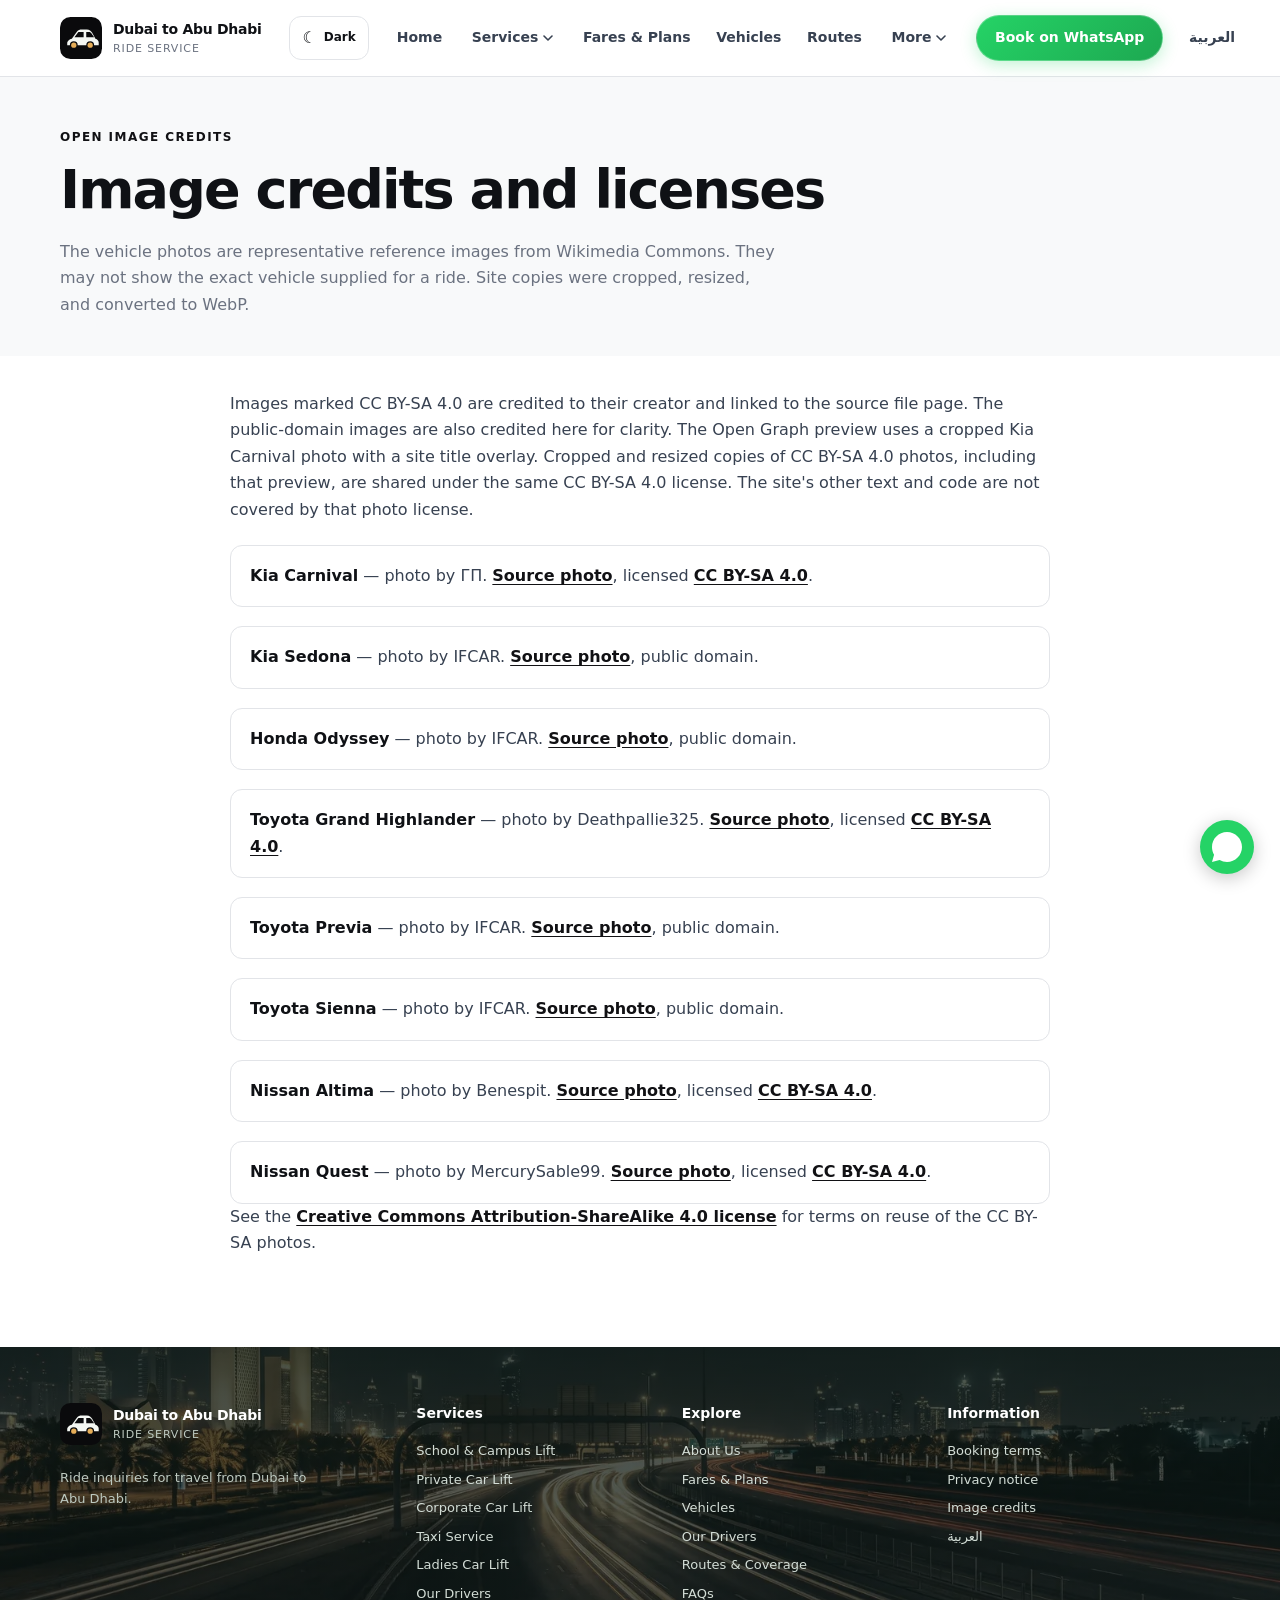
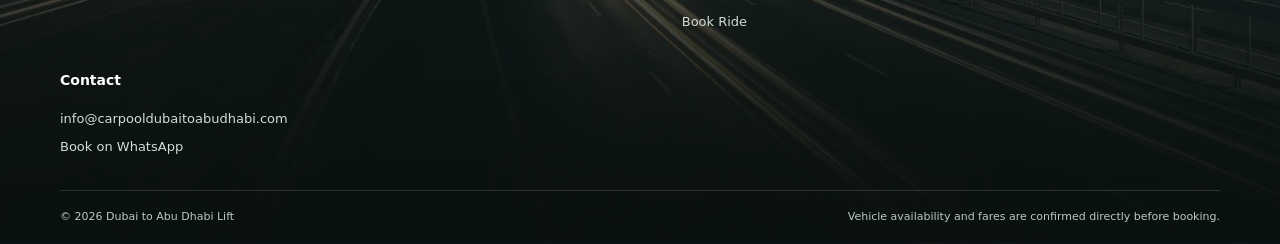
<file: image-credits.html>
<!DOCTYPE html>
<html lang="en">
<head>
<meta charset="UTF-8">
<script>
  (function () {
    try {
      var s = localStorage.getItem("ride-site-theme");
      var t = (s === "dark" || s === "light") ? s : "light";
      document.documentElement.dataset.theme = t;
    } catch (e) {
      document.documentElement.dataset.theme = "light";
    }
  })();
</script>
<meta name="viewport" content="width=device-width, initial-scale=1"><meta name="theme-color" content="#0a0a0c">
<title>Image Credits and Licenses | Dubai to Abu Dhabi Lift</title>
<meta name="description" content="Creators and licenses for representative vehicle photos used on this website.">
<link rel="canonical" href="https://dubaitoabudhabilift.com/image-credits.html"><link rel="icon" href="images/icon.svg" type="image/svg+xml"><link rel="apple-touch-icon" href="images/apple-touch-icon.png"><link rel="stylesheet" href="css/style.css?v=29">
</head>
<body>
<a class="skip-link" href="#main">Skip to content</a>
<header class="site-header"><div class="wrap header-inner">
  <a class="brand" href="index.html"><img src="images/icon.svg" width="42" height="42" alt=""><span><strong>Dubai to Abu Dhabi</strong><small>Ride service</small></span></a>
  <button class="theme-toggle" type="button" aria-label="Switch to dark mode" aria-pressed="false" title="Switch to dark mode"><span data-theme-icon aria-hidden="true">☾</span><span data-theme-label>Dark</span></button>
  <button class="menu-toggle" type="button" aria-label="Open navigation" aria-expanded="false" aria-controls="main-nav"><span></span><span></span><span></span></button>
  <nav id="main-nav" class="main-nav" aria-label="Main navigation">
    <a href="index.html">Home</a>
    <div class="nav-dropdown">
      <button class="nav-dropdown-toggle" type="button" aria-expanded="false" aria-haspopup="true">
        <span>Services</span>
        <svg class="dropdown-chevron" width="10" height="6" viewBox="0 0 10 6" fill="none" aria-hidden="true">
          <path d="M1 1L5 5L9 1" stroke="currentColor" stroke-width="1.6" stroke-linecap="round" stroke-linejoin="round"/>
        </svg>
      </button>
      <div class="nav-dropdown-menu" role="menu">
        <a href="school-car-lift.html" role="menuitem">School &amp; Campus Lift</a>
        <a href="private-car-lift.html" role="menuitem">Private Car Lift</a>
        <a href="corporate-car-lift.html" role="menuitem">Corporate Car Lift</a>
        <a href="taxi-service.html" role="menuitem">Taxi Service</a>
        <a href="ladies-car-lift.html" role="menuitem">Ladies Car Lift</a>
      </div>
    </div>
    <a href="index.html#fares">Fares &amp; Plans</a>
    <a href="index.html#vehicles">Vehicles</a>
    <a href="index.html#routes">Routes</a>
    <div class="nav-dropdown">
      <button class="nav-dropdown-toggle" type="button" aria-expanded="false" aria-haspopup="true">
        <span>More</span>
        <svg class="dropdown-chevron" width="10" height="6" viewBox="0 0 10 6" fill="none" aria-hidden="true">
          <path d="M1 1L5 5L9 1" stroke="currentColor" stroke-width="1.6" stroke-linecap="round" stroke-linejoin="round"/>
        </svg>
      </button>
      <div class="nav-dropdown-menu" role="menu">
        <a href="index.html#about" role="menuitem">About Our Service</a>
        <a href="drivers.html" role="menuitem">Our Drivers &amp; Standards</a>
        <a href="index.html#faq" role="menuitem">FAQs</a>
      </div>
    </div>
    <a class="nav-cta" href="#" data-whatsapp data-message="Hello, I would like to book a ride from Dubai to Abu Dhabi.">Book on WhatsApp</a>
    <a href="ar.html" lang="ar" dir="rtl" class="lang-switch">العربية</a>
  </nav>
</div></header>
<main id="main">
  <section class="page-hero"><div class="wrap"><p class="eyebrow">Open image credits</p><h1>Image credits and licenses</h1><p>The vehicle photos are representative reference images from Wikimedia Commons. They may not show the exact vehicle supplied for a ride. Site copies were cropped, resized, and converted to WebP.</p></div></section>
  <article class="wrap prose">
    <p>Images marked CC BY-SA 4.0 are credited to their creator and linked to the source file page. The public-domain images are also credited here for clarity. The Open Graph preview uses a cropped Kia Carnival photo with a site title overlay. Cropped and resized copies of CC BY-SA 4.0 photos, including that preview, are shared under the same CC BY-SA 4.0 license. The site's other text and code are not covered by that photo license.</p>
    <ul class="credit-list">
      <li><strong>Kia Carnival</strong> — photo by ГП. <a href="https://commons.wikimedia.org/wiki/File:Kia-Carnival.jpg" rel="license">Source photo</a>, licensed <a href="https://creativecommons.org/licenses/by-sa/4.0/">CC BY-SA 4.0</a>.</li>
      <li><strong>Kia Sedona</strong> — photo by IFCAR. <a href="https://commons.wikimedia.org/wiki/File:2nd-Kia-Sedona-EX.jpg">Source photo</a>, public domain.</li>
      <li><strong>Honda Odyssey</strong> — photo by IFCAR. <a href="https://commons.wikimedia.org/wiki/File:2008_Honda_Odyssey.jpg">Source photo</a>, public domain.</li>
      <li><strong>Toyota Grand Highlander</strong> — photo by Deathpallie325. <a href="https://commons.wikimedia.org/wiki/File:2024_Toyota_Grand_Highlander_front_view.jpg" rel="license">Source photo</a>, licensed <a href="https://creativecommons.org/licenses/by-sa/4.0/">CC BY-SA 4.0</a>.</li>
      <li><strong>Toyota Previa</strong> — photo by IFCAR. <a href="https://commons.wikimedia.org/wiki/File:ToyotaPrevia.jpg">Source photo</a>, public domain.</li>
      <li><strong>Toyota Sienna</strong> — photo by IFCAR. <a href="https://commons.wikimedia.org/wiki/File:06-Toyota-Sienna.jpg">Source photo</a>, public domain.</li>
      <li><strong>Nissan Altima</strong> — photo by Benespit. <a href="https://commons.wikimedia.org/wiki/File:2015_nissan_altima.jpg" rel="license">Source photo</a>, licensed <a href="https://creativecommons.org/licenses/by-sa/4.0/">CC BY-SA 4.0</a>.</li>
      <li><strong>Nissan Quest</strong> — photo by MercurySable99. <a href="https://commons.wikimedia.org/wiki/File:2015_Nissan_Quest_SV,_front_left.jpg" rel="license">Source photo</a>, licensed <a href="https://creativecommons.org/licenses/by-sa/4.0/">CC BY-SA 4.0</a>.</li>
    </ul>
    <p>See the <a href="https://creativecommons.org/licenses/by-sa/4.0/">Creative Commons Attribution-ShareAlike 4.0 license</a> for terms on reuse of the CC BY-SA photos.</p>
  </article>
</main>
<footer class="site-footer"><div class="wrap footer-main">
  <div class="footer-brand"><a class="brand" href="index.html"><img src="images/icon.svg" width="38" height="38" alt=""><span><strong>Dubai to Abu Dhabi</strong><small>Ride service</small></span></a><p>Ride inquiries for travel from Dubai to Abu Dhabi.</p></div>
  <div><h2>Services</h2><a href="school-car-lift.html">School &amp; Campus Lift</a><a href="private-car-lift.html">Private Car Lift</a><a href="corporate-car-lift.html">Corporate Car Lift</a><a href="taxi-service.html">Taxi Service</a><a href="ladies-car-lift.html">Ladies Car Lift</a><a href="drivers.html">Our Drivers</a></div>
  <div><h2>Explore</h2><a href="index.html#about">About Us</a><a href="index.html#fares">Fares &amp; Plans</a><a href="index.html#vehicles">Vehicles</a><a href="drivers.html">Our Drivers</a><a href="index.html#routes">Routes &amp; Coverage</a><a href="index.html#faq">FAQs</a><a href="index.html#contact">Book Ride</a></div>
  <div><h2>Information</h2><a href="legal.html">Booking terms</a><a href="privacy.html">Privacy notice</a><a href="image-credits.html">Image credits</a><a href="ar.html" lang="ar" dir="rtl">العربية</a></div>
  <div><h2>Contact</h2><a href="mailto:dubaitoabudhabilift@gmail.com" data-email>dubaitoabudhabilift@gmail.com</a><a href="#" data-whatsapp data-message="Hello, I would like to book a ride from Dubai to Abu Dhabi.">Book on WhatsApp</a></div>
</div><div class="wrap footer-bottom"><span>© <span id="year"></span> Dubai to Abu Dhabi Lift</span><span>Vehicle availability and fares are confirmed directly before booking.</span></div></footer>
<!-- Floating WhatsApp Quick Connect Button -->
<a class="floating-whatsapp" href="#" data-whatsapp data-message="Hello, I would like to inquire about a ride between Dubai and Abu Dhabi." aria-label="Chat with us on WhatsApp" title="Chat on WhatsApp">
  <span class="floating-whatsapp-tooltip">Chat with us</span>
  <svg class="floating-whatsapp-icon" viewBox="0 0 32 32" width="36" height="36" aria-hidden="true">
    <path fill="#ffffff" d="M16 2.667C8.636 2.667 2.667 8.636 2.667 16c0 2.473.673 4.792 1.846 6.782L2.667 29.333l6.732-1.766A13.27 13.27 0 0 0 16 29.333c7.364 0 13.333-5.969 13.333-13.333S23.364 2.667 16 2.667z"/>
    <path fill="currentColor" d="M22.5 19.385c-.328-.164-1.942-.958-2.242-1.068-.3-.11-.519-.164-.738.164-.219.328-.847 1.068-1.038 1.287-.191.219-.383.246-.711.082-.328-.164-1.385-.51-2.639-1.628-.975-.87-1.634-1.945-1.825-2.273-.191-.328-.02-.505.143-.669.148-.148.328-.383.492-.574.164-.191.219-.328.328-.547.11-.219.055-.41-.027-.574-.082-.164-.738-1.777-1.011-2.433-.266-.64-.536-.552-.738-.562h-.629c-.219 0-.574.082-.874.41-.3.328-1.148 1.12-1.148 2.733 0 1.613 1.175 3.17 1.339 3.389.164.219 2.31 3.526 5.596 4.944.781.338 1.393.54 1.869.692.786.25 1.501.215 2.067.13.631-.094 1.942-.793 2.215-1.558.273-.765.273-1.421.191-1.558-.082-.137-.301-.219-.629-.383z"/>
  </svg>
  <span class="floating-whatsapp-pulse" aria-hidden="true"></span>
</a>

<script src="js/config.js?v=29" defer></script><script src="js/main.js?v=29" defer></script>
</body>
</html>
</file>
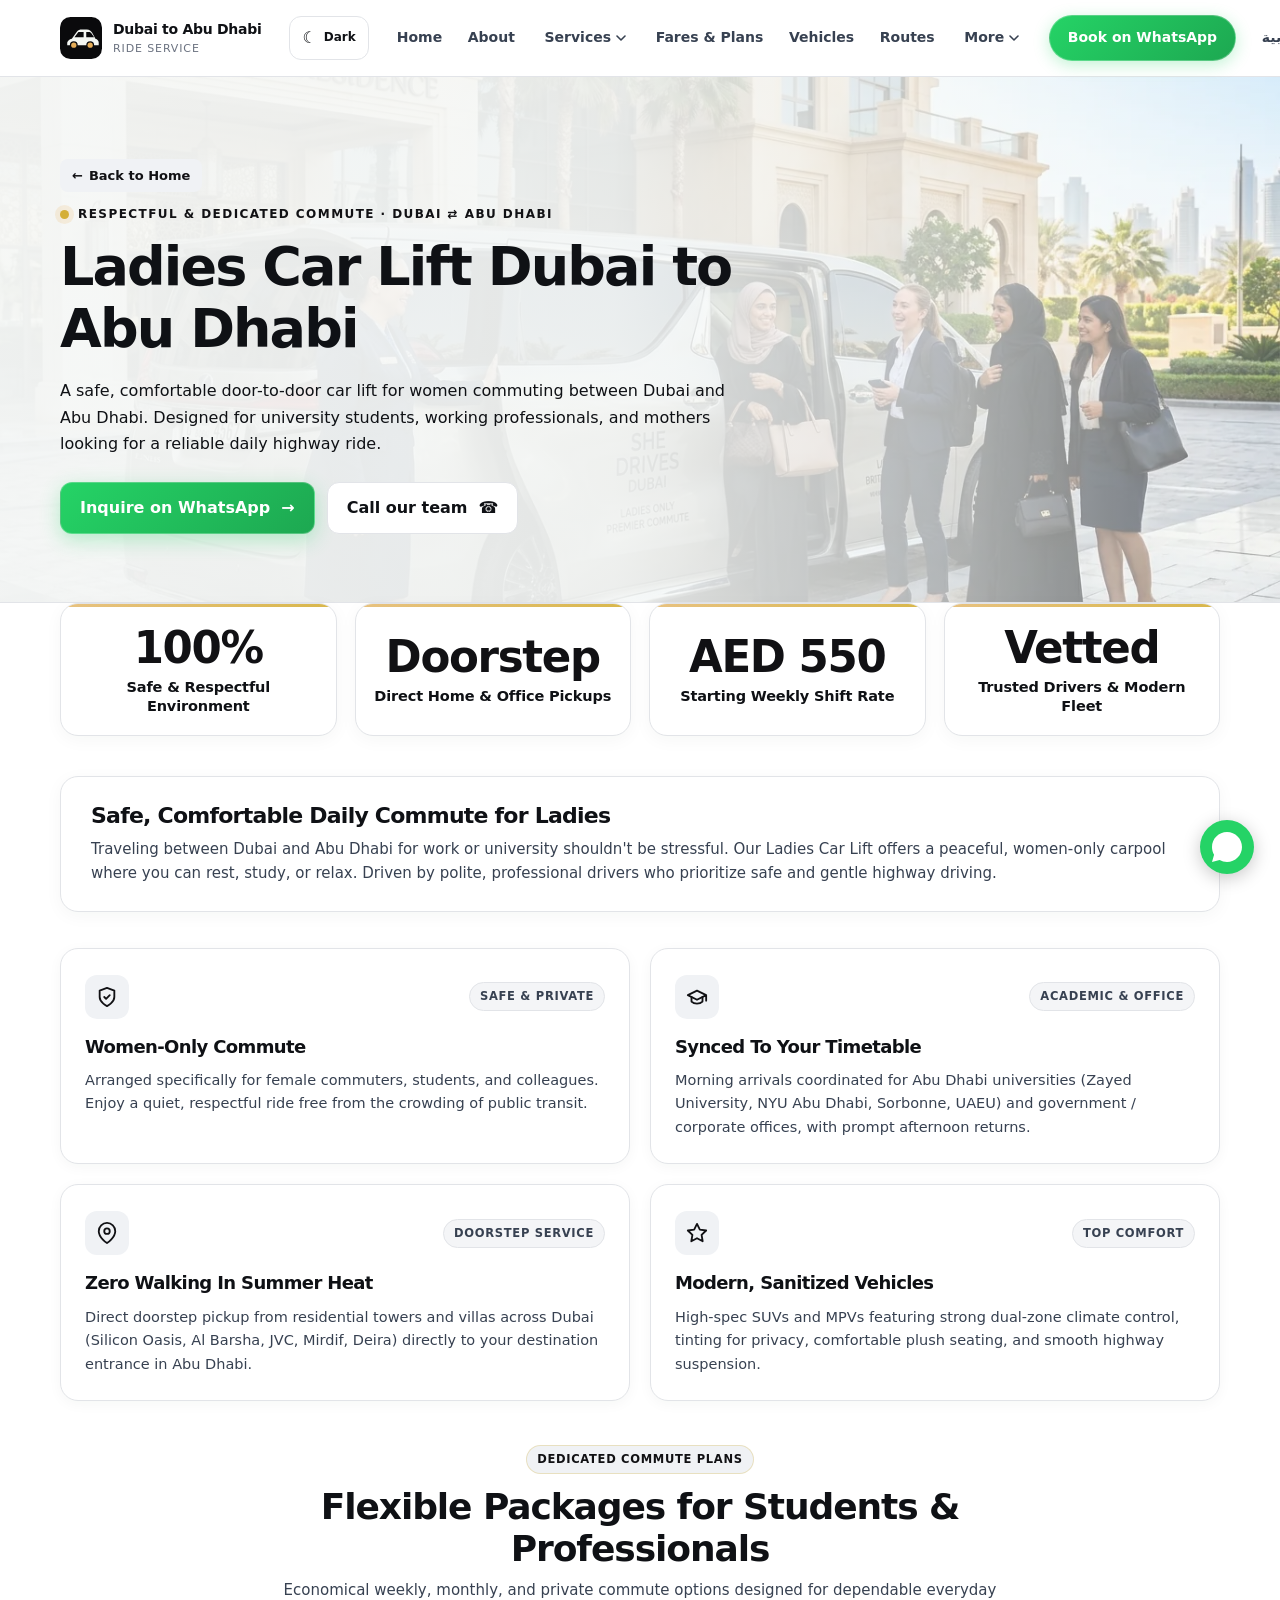
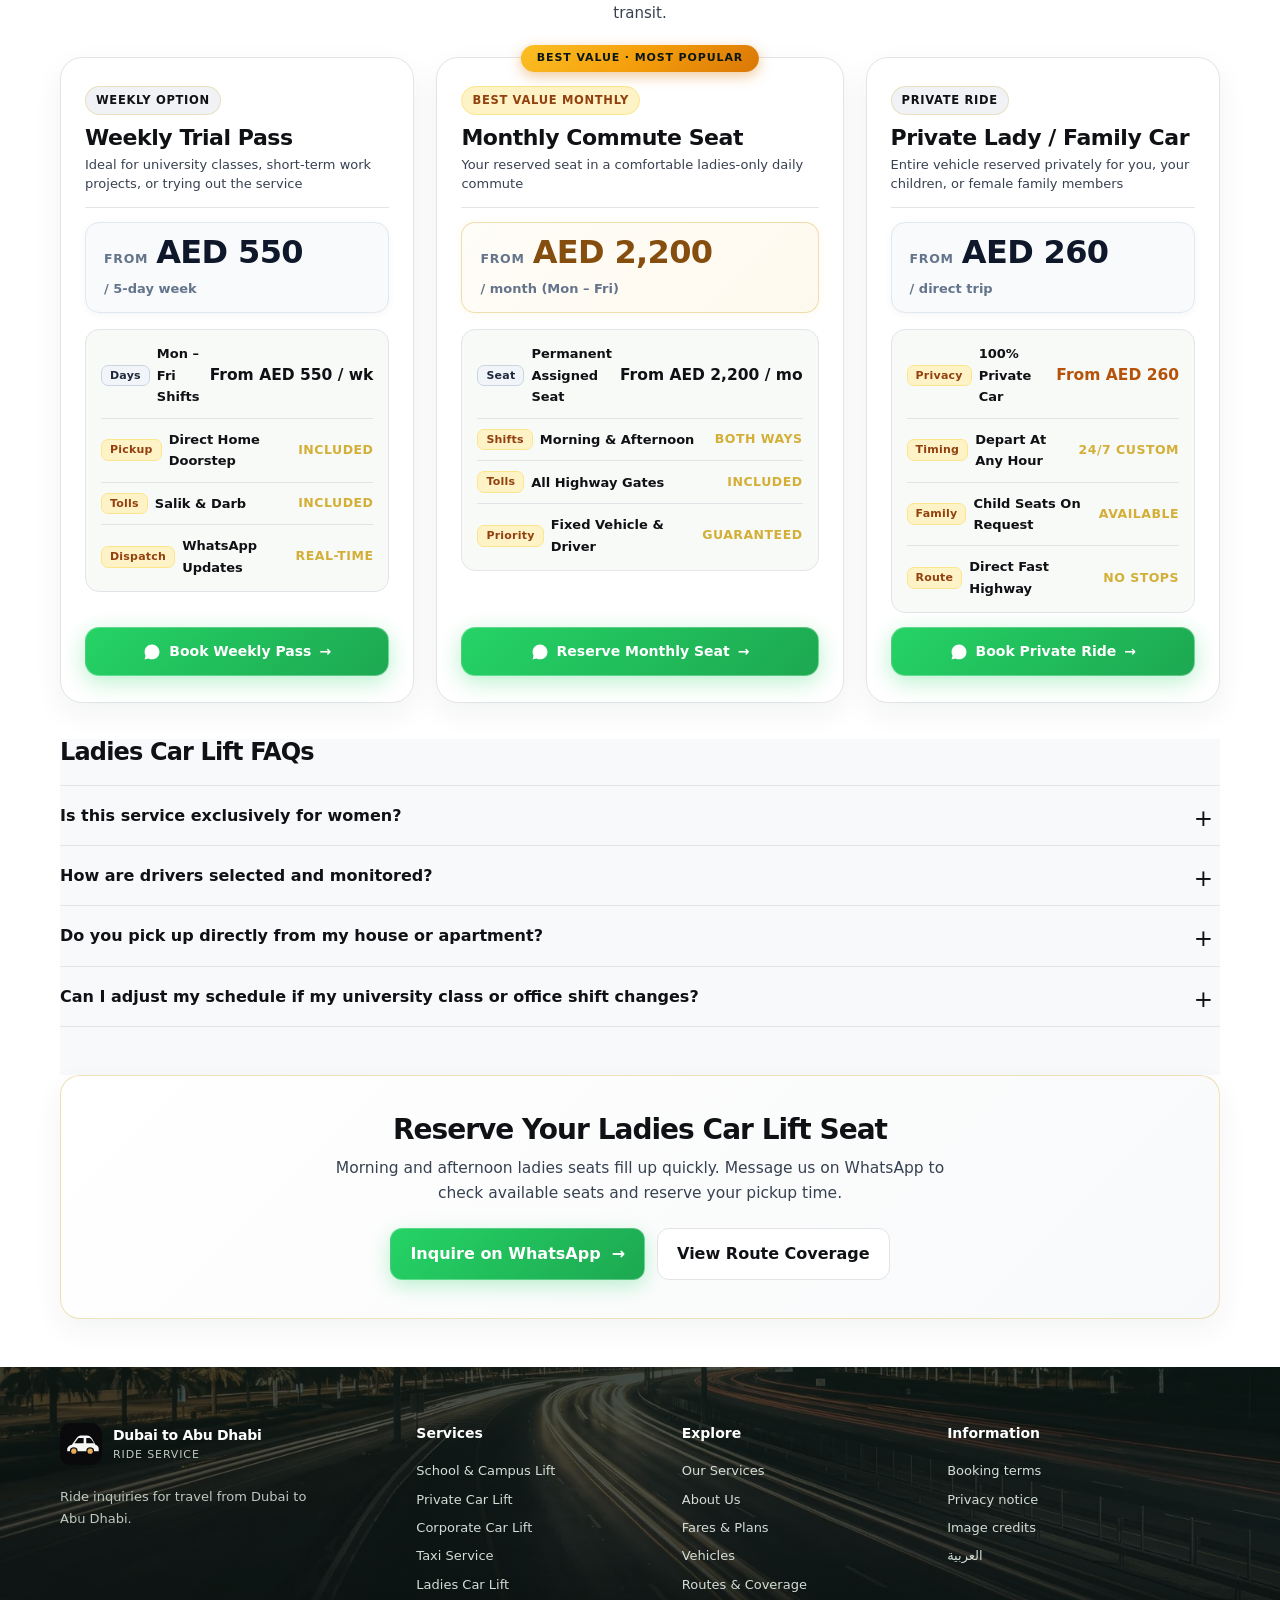
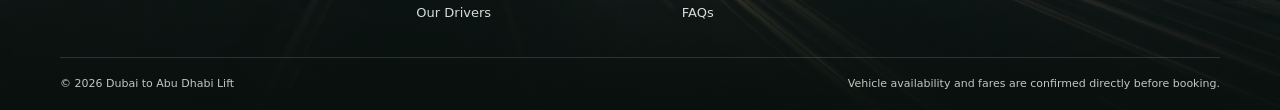
<file: ladies-car-lift.html>
<!DOCTYPE html>
<html lang="en">

<head>
  <meta charset="UTF-8">
  <script>
    (function () {
      try {
        var s = localStorage.getItem("ride-site-theme");
        var t = (s === "dark" || s === "light") ? s : "light";
        document.documentElement.dataset.theme = t;
      } catch (e) {
        document.documentElement.dataset.theme = "light";
      }
    })();
  </script>
  <meta name="viewport" content="width=device-width, initial-scale=1">
  <meta name="theme-color" content="#0a0a0c">
  <title>Ladies Car Lift Dubai to Abu Dhabi | Safe, Comfortable Female Commute</title>
  <meta name="description"
    content="Dedicated, safe ladies car lift between Dubai and Abu Dhabi. Respectful, quiet, women-only commutes for working professionals, university students, and families. Daily, weekly &amp; monthly door-to-door plans.">
  <link rel="canonical" href="https://dubaitoabudhabilift.com/ladies-car-lift.html">
  <meta property="og:title" content="Ladies Car Lift Dubai to Abu Dhabi | Safe &amp; Dedicated Commute for Women">
  <meta property="og:description"
    content="Safe and reliable daily car lift for ladies traveling between Dubai and Abu Dhabi. Synchronized university and office shifts, vetted drivers, and modern AC family fleet.">
  <meta property="og:image" content="https://dubaitoabudhabilift.com/images/og-image.jpg">
  <meta property="og:type" content="website">
  <link rel="icon" href="images/icon.svg" type="image/svg+xml">
  <link rel="apple-touch-icon" href="images/apple-touch-icon.png">
  <link rel="stylesheet" href="css/style.css?v=29">
</head>

<body>
  <a class="skip-link" href="#main">Skip to content</a>
  <header class="site-header">
    <div class="wrap header-inner">
      <a class="brand" href="index.html" aria-label="Dubai to Abu Dhabi Lift home"><img src="images/icon.svg" width="42"
          height="42" alt=""><span><strong>Dubai to Abu Dhabi</strong><small>Ride service</small></span></a>
      <button class="theme-toggle" type="button" aria-label="Switch to dark mode" aria-pressed="false"
        title="Switch to dark mode"><span data-theme-icon aria-hidden="true">☾</span><span
          data-theme-label>Dark</span></button>
      <button class="menu-toggle" type="button" aria-label="Open navigation" aria-expanded="false"
        aria-controls="main-nav"><span></span><span></span><span></span></button>
      <nav id="main-nav" class="main-nav" aria-label="Main navigation">
        <a href="index.html">Home</a>
        <a href="index.html#about">About</a>
        <div class="nav-dropdown">
          <button class="nav-dropdown-toggle active" type="button" aria-expanded="false" aria-haspopup="true">
            <span>Services</span>
            <svg class="dropdown-chevron" width="10" height="6" viewBox="0 0 10 6" fill="none" aria-hidden="true">
              <path d="M1 1L5 5L9 1" stroke="currentColor" stroke-width="1.6" stroke-linecap="round"
                stroke-linejoin="round" />
            </svg>
          </button>
          <div class="nav-dropdown-menu" role="menu">
            <a href="school-car-lift.html" role="menuitem">School &amp; Campus Lift</a>
            <a href="private-car-lift.html" role="menuitem">Private Car Lift</a>
            <a href="corporate-car-lift.html" role="menuitem">Corporate Car Lift</a>
            <a href="taxi-service.html" role="menuitem">Taxi Service</a>
            <a href="ladies-car-lift.html" class="active" aria-current="page" role="menuitem">Ladies Car Lift</a>
          </div>
        </div>
        <a href="index.html#fares">Fares &amp; Plans</a>
        <a href="index.html#vehicles">Vehicles</a>
        <a href="index.html#routes">Routes</a>
        <div class="nav-dropdown">
          <button class="nav-dropdown-toggle" type="button" aria-expanded="false" aria-haspopup="true">
            <span>More</span>
            <svg class="dropdown-chevron" width="10" height="6" viewBox="0 0 10 6" fill="none" aria-hidden="true">
              <path d="M1 1L5 5L9 1" stroke="currentColor" stroke-width="1.6" stroke-linecap="round"
                stroke-linejoin="round" />
            </svg>
          </button>
          <div class="nav-dropdown-menu" role="menu">
            <a href="drivers.html" role="menuitem">Our Drivers &amp; Standards</a>
            <a href="index.html#faq" role="menuitem">FAQs</a>
          </div>
        </div>
        <a class="nav-cta" href="#" data-whatsapp
          data-message="Hello, I would like to inquire about Ladies Car Lift service between Dubai and Abu Dhabi.">Book
          on WhatsApp</a>
        <a href="ar.html" lang="ar" dir="rtl" class="lang-switch">العربية</a>
      </nav>
    </div>
  </header>

  <main id="main">
    <section class="page-hero ladies-hero">
      <div class="wrap">
        <div class="hero-copy">
          <a href="index.html" class="service-back-home"><span aria-hidden="true">←</span> Back to Home</a>
          <p class="eyebrow"><span class="eyebrow-dot"></span> Respectful &amp; Dedicated Commute · Dubai ⇄ Abu Dhabi</p>
          <h1>Ladies Car Lift Dubai to Abu Dhabi</h1>
          <p>A safe, comfortable door-to-door car lift for women commuting between Dubai and Abu Dhabi. Designed for university students, working professionals, and mothers looking for a reliable daily highway ride.</p>
          <div class="hero-actions" style="margin-top: 24px;">
            <a class="button button-primary" href="#" data-whatsapp
              data-message="Hello, I would like to inquire about Ladies Car Lift between Dubai and Abu Dhabi. Pickup location: [Area], Destination: [Area], Schedule: [Morning/Evening]. Please share options and fares.">Inquire
              on WhatsApp <span aria-hidden="true">→</span></a>
            <button class="button button-secondary call-button" type="button" data-call-now>Call our team <span
                aria-hidden="true">☎</span></button>
          </div>
        </div>
      </div>
    </section>

    <article class="wrap">
      <!-- Ladies Metrics Strip -->
      <div class="stats-counter-strip" style="margin-bottom: 40px;" aria-label="Ladies car lift advantages">
        <div class="stat-counter-card">
          <div class="stat-counter-number">100%</div>
          <div class="stat-counter-title">Safe &amp; Respectful Environment</div>
        </div>
        <div class="stat-counter-card">
          <div class="stat-counter-number">Doorstep</div>
          <div class="stat-counter-title">Direct Home &amp; Office Pickups</div>
        </div>
        <div class="stat-counter-card">
          <div class="stat-counter-number">AED 550</div>
          <div class="stat-counter-title">Starting Weekly Shift Rate</div>
        </div>
        <div class="stat-counter-card">
          <div class="stat-counter-number">Vetted</div>
          <div class="stat-counter-title">Trusted Drivers &amp; Modern Fleet</div>
        </div>
      </div>

      <!-- Intro Banner -->
      <div class="drivers-intro-banner">
        <div class="drivers-intro-text">
          <h2>Safe, Comfortable Daily Commute for Ladies</h2>
        <p>Traveling between Dubai and Abu Dhabi for work or university shouldn't be stressful. Our Ladies Car Lift offers a peaceful, women-only carpool where you can rest, study, or relax. Driven by polite, professional drivers who prioritize safe and gentle highway driving.</p>
        </div>
      </div>

      <!-- Ladies Value Pillars Grid -->
      <div class="driver-standards-grid">
        <div class="driver-card">
          <div class="driver-card-header">
            <div class="driver-icon-box" aria-hidden="true"><svg width="22" height="22" viewBox="0 0 24 24" fill="none" stroke="currentColor" stroke-width="2" stroke-linecap="round" stroke-linejoin="round"><path d="M12 22s8-4 8-10V5l-8-3-8 3v7c0 6 8 10 8 10z"/><path d="m9 12 2 2 4-4"/></svg></div>
            <span class="driver-pillar-pill">Safe &amp; Private</span>
          </div>
          <h3>Women-Only Commute</h3>
        <p>Arranged specifically for female commuters, students, and colleagues. Enjoy a quiet, respectful ride free from the crowding of public transit.</p>
        </div>

        <div class="driver-card">
          <div class="driver-card-header">
            <div class="driver-icon-box" aria-hidden="true"><svg width="22" height="22" viewBox="0 0 24 24" fill="none" stroke="currentColor" stroke-width="2" stroke-linecap="round" stroke-linejoin="round"><path d="M22 10v6M2 10l10-5 10 5-10 5z"/><path d="M6 12v5c3 3 9 3 12 0v-5"/></svg></div>
            <span class="driver-pillar-pill">Academic &amp; Office</span>
          </div>
          <h3>Synced To Your Timetable</h3>
          <p>Morning arrivals coordinated for Abu Dhabi universities (Zayed University, NYU Abu Dhabi, Sorbonne, UAEU) and government / corporate offices, with prompt afternoon returns.</p>
        </div>

        <div class="driver-card">
          <div class="driver-card-header">
            <div class="driver-icon-box" aria-hidden="true"><svg width="22" height="22" viewBox="0 0 24 24" fill="none" stroke="currentColor" stroke-width="2" stroke-linecap="round" stroke-linejoin="round"><path d="M21 10c0 7-9 13-9 13s-9-6-9-13a9 9 0 0 1 18 0z"/><circle cx="12" cy="10" r="3"/></svg></div>
            <span class="driver-pillar-pill">Doorstep Service</span>
          </div>
          <h3>Zero Walking In Summer Heat</h3>
          <p>Direct doorstep pickup from residential towers and villas across Dubai (Silicon Oasis, Al Barsha, JVC, Mirdif, Deira) directly to your destination entrance in Abu Dhabi.</p>
        </div>

        <div class="driver-card">
          <div class="driver-card-header">
            <div class="driver-icon-box" aria-hidden="true"><svg width="22" height="22" viewBox="0 0 24 24" fill="none" stroke="currentColor" stroke-width="2" stroke-linecap="round" stroke-linejoin="round"><polygon points="12 2 15.09 8.26 22 9.27 17 14.14 18.18 21.02 12 17.77 5.82 21.02 7 14.14 2 9.27 8.91 8.26 12 2"/></svg></div>
            <span class="driver-pillar-pill">Top Comfort</span>
          </div>
          <h3>Modern, Sanitized Vehicles</h3>
          <p>High-spec SUVs and MPVs featuring strong dual-zone climate control, tinting for privacy, comfortable plush seating, and smooth highway suspension.</p>
        </div>
      </div>

      <!-- Ladies Pricing Section -->
      <section class="service-pricing-section" aria-labelledby="ladies-pricing-heading">
        <div class="service-pricing-header">
          <span class="plan-badge">Dedicated Commute Plans</span>
          <h2 id="ladies-pricing-heading">Flexible Packages for Students &amp; Professionals</h2>
          <p>Economical weekly, monthly, and private commute options designed for dependable everyday transit.</p>
        </div>

        <div class="commute-plans-grid">
          <!-- Plan 1: Weekly Ladies Pass -->
          <article class="plan-overview-card">
            <div class="plan-header">
              <span class="plan-badge">Weekly Option</span>
              <h3 class="plan-title">Weekly Trial Pass</h3>
              <p class="plan-subtitle">Ideal for university classes, short-term work projects, or trying out the service</p>
            </div>
            <div class="plan-price-hero">
              <span class="plan-price-from">From</span>
              <span class="plan-price-main">AED 550</span>
              <span class="plan-price-period">/ 5-day week</span>
            </div>
            <div class="plan-rates-box">
              <div class="plan-rate-row">
                <span class="plan-rate-type"><span class="rate-badge rate-shared">Days</span> Mon – Fri Shifts</span>
                <span class="plan-rate-price">From AED 550 / wk</span>
              </div>
              <div class="plan-rate-row">
                <span class="plan-rate-type"><span class="rate-badge rate-perk">Pickup</span> Direct Home Doorstep</span>
                <span class="plan-rate-price plan-included">Included</span>
              </div>
              <div class="plan-rate-row">
                <span class="plan-rate-type"><span class="rate-badge rate-perk">Tolls</span> Salik &amp; Darb</span>
                <span class="plan-rate-price plan-included">Included</span>
              </div>
              <div class="plan-rate-row">
                <span class="plan-rate-type"><span class="rate-badge rate-perk">Dispatch</span> WhatsApp Updates</span>
                <span class="plan-rate-price plan-included">Real-time</span>
              </div>
            </div>
            <div class="plan-action">
              <a class="button button-primary plan-cta-btn" href="#" data-whatsapp
                data-message="Hello, I would like to book a Weekly Ladies Car Lift pass (Dubai to Abu Dhabi). Pickup: [Area], Drop-off: [Area], Date: [Start Date].">
                <svg class="wa-btn-icon" viewBox="0 0 24 24" width="18" height="18" aria-hidden="true">
                  <path fill="currentColor"
                    d="M12.04 2c-5.46 0-9.91 4.45-9.91 9.91 0 1.75.46 3.45 1.32 4.95L2.05 22l5.25-1.38c1.45.79 3.08 1.21 4.74 1.21 5.46 0 9.91-4.45 9.91-9.91 0-2.65-1.03-5.14-2.9-7.01A9.816 9.816 0 0 0 12.04 2z" />
                </svg>
                <span>Book Weekly Pass</span>
                <span aria-hidden="true">→</span>
              </a>
            </div>
          </article>

          <!-- Plan 2: Monthly Ladies Commute (FEATURED) -->
          <article class="plan-overview-card plan-featured">
            <div class="plan-border-beam" aria-hidden="true"></div>
            <div class="plan-header">
              <span class="plan-badge">Best Value Monthly</span>
              <h3 class="plan-title">Monthly Commute Seat</h3>
              <p class="plan-subtitle">Your reserved seat in a comfortable ladies-only daily commute</p>
            </div>
            <div class="plan-price-hero">
              <span class="plan-price-from">From</span>
              <span class="plan-price-main">AED 2,200</span>
              <span class="plan-price-period">/ month (Mon – Fri)</span>
            </div>
            <div class="plan-rates-box">
              <div class="plan-rate-row">
                <span class="plan-rate-type"><span class="rate-badge rate-shared">Seat</span> Permanent Assigned Seat</span>
                <span class="plan-rate-price">From AED 2,200 / mo</span>
              </div>
              <div class="plan-rate-row">
                <span class="plan-rate-type"><span class="rate-badge rate-perk">Shifts</span> Morning &amp; Afternoon</span>
                <span class="plan-rate-price plan-included">Both Ways</span>
              </div>
              <div class="plan-rate-row">
                <span class="plan-rate-type"><span class="rate-badge rate-perk">Tolls</span> All Highway Gates</span>
                <span class="plan-rate-price plan-included">Included</span>
              </div>
              <div class="plan-rate-row">
                <span class="plan-rate-type"><span class="rate-badge rate-perk">Priority</span> Fixed Vehicle &amp; Driver</span>
                <span class="plan-rate-price plan-included">Guaranteed</span>
              </div>
            </div>
            <div class="plan-action">
              <a class="button button-primary plan-cta-btn" href="#" data-whatsapp
                data-message="Hello, I would like to reserve a Monthly Ladies Car Lift seat (Dubai ⇄ Abu Dhabi). Pickup: [Area], Office/University: [Location], Shifts: [Times].">
                <svg class="wa-btn-icon" viewBox="0 0 24 24" width="18" height="18" aria-hidden="true">
                  <path fill="currentColor"
                    d="M12.04 2c-5.46 0-9.91 4.45-9.91 9.91 0 1.75.46 3.45 1.32 4.95L2.05 22l5.25-1.38c1.45.79 3.08 1.21 4.74 1.21 5.46 0 9.91-4.45 9.91-9.91 0-2.65-1.03-5.14-2.9-7.01A9.816 9.816 0 0 0 12.04 2z" />
                </svg>
                <span>Reserve Monthly Seat</span>
                <span aria-hidden="true">→</span>
              </a>
            </div>
          </article>

          <!-- Plan 3: Private Ladies / Family Ride -->
          <article class="plan-overview-card">
            <div class="plan-header">
              <span class="plan-badge">Private Ride</span>
              <h3 class="plan-title">Private Lady / Family Car</h3>
              <p class="plan-subtitle">Entire vehicle reserved privately for you, your children, or female family members</p>
            </div>
            <div class="plan-price-hero">
              <span class="plan-price-from">From</span>
              <span class="plan-price-main">AED 260</span>
              <span class="plan-price-period">/ direct trip</span>
            </div>
            <div class="plan-rates-box">
              <div class="plan-rate-row">
                <span class="plan-rate-type"><span class="rate-badge rate-private">Privacy</span> 100% Private Car</span>
                <span class="plan-rate-price">From AED 260</span>
              </div>
              <div class="plan-rate-row">
                <span class="plan-rate-type"><span class="rate-badge rate-perk">Timing</span> Depart At Any Hour</span>
                <span class="plan-rate-price plan-included">24/7 Custom</span>
              </div>
              <div class="plan-rate-row">
                <span class="plan-rate-type"><span class="rate-badge rate-perk">Family</span> Child Seats On Request</span>
                <span class="plan-rate-price plan-included">Available</span>
              </div>
              <div class="plan-rate-row">
                <span class="plan-rate-type"><span class="rate-badge rate-perk">Route</span> Direct Fast Highway</span>
                <span class="plan-rate-price plan-included">No Stops</span>
              </div>
            </div>
            <div class="plan-action">
              <a class="button button-primary plan-cta-btn" href="#" data-whatsapp
                data-message="Hello, I would like to book a Private Car Lift for ladies/family from Dubai to Abu Dhabi. Pickup: [Area], Date/Time: [Time]. Please confirm.">
                <svg class="wa-btn-icon" viewBox="0 0 24 24" width="18" height="18" aria-hidden="true">
                  <path fill="currentColor"
                    d="M12.04 2c-5.46 0-9.91 4.45-9.91 9.91 0 1.75.46 3.45 1.32 4.95L2.05 22l5.25-1.38c1.45.79 3.08 1.21 4.74 1.21 5.46 0 9.91-4.45 9.91-9.91 0-2.65-1.03-5.14-2.9-7.01A9.816 9.816 0 0 0 12.04 2z" />
                </svg>
                <span>Book Private Ride</span>
                <span aria-hidden="true">→</span>
              </a>
            </div>
          </article>
        </div>
      </section>

      <!-- Ladies Car Lift FAQs -->
      <div class="faq-section" style="padding: 0 0 48px;">
        <h2 style="font-size: 24px; margin-bottom: 18px;">Ladies Car Lift FAQs</h2>
        <div class="faq-list">
          <details>
            <summary>Is this service exclusively for women?</summary>
            <p>Yes. In our shared ladies car lift routes, passenger seats are reserved strictly for female passengers, students, and mothers traveling with their children. This ensures complete comfort, privacy, and a quiet, respectful atmosphere for everyone on board.</p>
          </details>
          <details>
            <summary>How are drivers selected and monitored?</summary>
            <p>All drivers assigned to our ladies commutes are background-checked, licensed, and chosen for their polite manners and safe driving records. We enforce strict highway speed limits, smoke-free cars, and zero mobile phone distraction.</p>
          </details>
          <details>
            <summary>Do you pick up directly from my house or apartment?</summary>
            <p>Yes, all our services are 100% door-to-door. You will never need to walk to a bus station or roadside curb in hot weather. Your driver calls or messages upon arrival right outside your building entrance or villa gate.</p>
          </details>
          <details>
            <summary>Can I adjust my schedule if my university class or office shift changes?</summary>
            <p>Yes, we coordinate directly through our WhatsApp coordinator. If you have an exam, schedule adjustment, or early departure on a particular day, simply notify us in advance and we will arrange your seat in the matching shift.</p>
          </details>
        </div>
      </div>

      <!-- CTA Banner -->
      <div class="driver-cta-card">
        <h2>Reserve Your Ladies Car Lift Seat</h2>
        <p>Morning and afternoon ladies seats fill up quickly. Message us on WhatsApp to check available seats and reserve your pickup time.</p>
        <div class="driver-cta-actions">
          <a class="button button-primary" href="#" data-whatsapp
            data-message="Hello, I would like to inquire about current seat openings on the Ladies Car Lift from Dubai to Abu Dhabi.">Inquire
            on WhatsApp <span aria-hidden="true">→</span></a>
          <a class="button button-secondary" href="index.html#routes">View Route Coverage</a>
        </div>
      </div>
    </article>
  </main>

  <footer class="site-footer">
    <div class="wrap footer-main">
      <div class="footer-brand"><a class="brand" href="index.html"><img src="images/icon.svg" width="38" height="38"
            alt=""><span><strong>Dubai to Abu Dhabi</strong><small>Ride service</small></span></a>
        <p>Ride inquiries for travel from Dubai to Abu Dhabi.</p>
      </div>
      <div>
        <h2>Services</h2>
        <a href="school-car-lift.html">School &amp; Campus Lift</a>
        <a href="private-car-lift.html">Private Car Lift</a>
        <a href="corporate-car-lift.html">Corporate Car Lift</a>
        <a href="taxi-service.html">Taxi Service</a>
        <a href="ladies-car-lift.html">Ladies Car Lift</a>
        <a href="drivers.html">Our Drivers</a>
      </div>
      <div>
        <h2>Explore</h2>
        <a href="index.html#services">Our Services</a>
        <a href="index.html#about">About Us</a>
        <a href="index.html#fares">Fares &amp; Plans</a>
        <a href="index.html#vehicles">Vehicles</a>
        <a href="index.html#routes">Routes &amp; Coverage</a>
        <a href="index.html#faq">FAQs</a>
      </div>
      <div>
        <h2>Information</h2>
        <a href="legal.html">Booking terms</a>
        <a href="privacy.html">Privacy notice</a>
        <a href="image-credits.html">Image credits</a>
        <a href="ar.html" lang="ar" dir="rtl">العربية</a>
      </div>
    </div>
    <div class="wrap footer-bottom">
      <span>© <span id="year"></span> Dubai to Abu Dhabi Lift</span>
      <span>Vehicle availability and fares are confirmed directly before booking.</span>
    </div>
  </footer>

  <!-- Floating WhatsApp Quick Connect Button -->
  <a class="floating-whatsapp" href="#" data-whatsapp
    data-message="Hello, I would like to inquire about Ladies Car Lift transport between Dubai and Abu Dhabi."
    aria-label="Chat with us on WhatsApp" title="Chat on WhatsApp">
    <span class="floating-whatsapp-tooltip">Chat with us</span>
    <svg class="floating-whatsapp-icon" viewBox="0 0 32 32" width="36" height="36" aria-hidden="true">
      <path fill="#ffffff"
        d="M16 2.667C8.636 2.667 2.667 8.636 2.667 16c0 2.473.673 4.792 1.846 6.782L2.667 29.333l6.732-1.766A13.27 13.27 0 0 0 16 29.333c7.364 0 13.333-5.969 13.333-13.333S23.364 2.667 16 2.667z" />
      <path fill="currentColor"
        d="M22.5 19.385c-.328-.164-1.942-.958-2.242-1.068-.3-.11-.519-.164-.738.164-.219.328-.847 1.068-1.038 1.287-.191.219-.383.246-.711.082-.328-.164-1.385-.51-2.639-1.628-.975-.87-1.634-1.945-1.825-2.273-.191-.328-.02-.505.143-.669.148-.148.328-.383.492-.574.164-.191.219-.328.328-.547.11-.219.055-.41-.027-.574-.082-.164-.738-1.777-1.011-2.433-.266-.64-.536-.552-.738-.562h-.629c-.219 0-.574.082-.874.41-.3.328-1.148 1.12-1.148 2.733 0 1.613 1.175 3.17 1.339 3.389.164.219 2.31 3.526 5.596 4.944.781.338 1.393.54 1.869.692.786.25 1.501.215 2.067.13.631-.094 1.942-.793 2.215-1.558.273-.765.273-1.421.191-1.558-.082-.137-.301-.219-.629-.383z" />
    </svg>
    <span class="floating-whatsapp-pulse" aria-hidden="true"></span>
  </a>

  <script src="js/config.js?v=29" defer></script>
  <script src="js/main.js?v=29" defer></script>
</body>

</html>
</file>
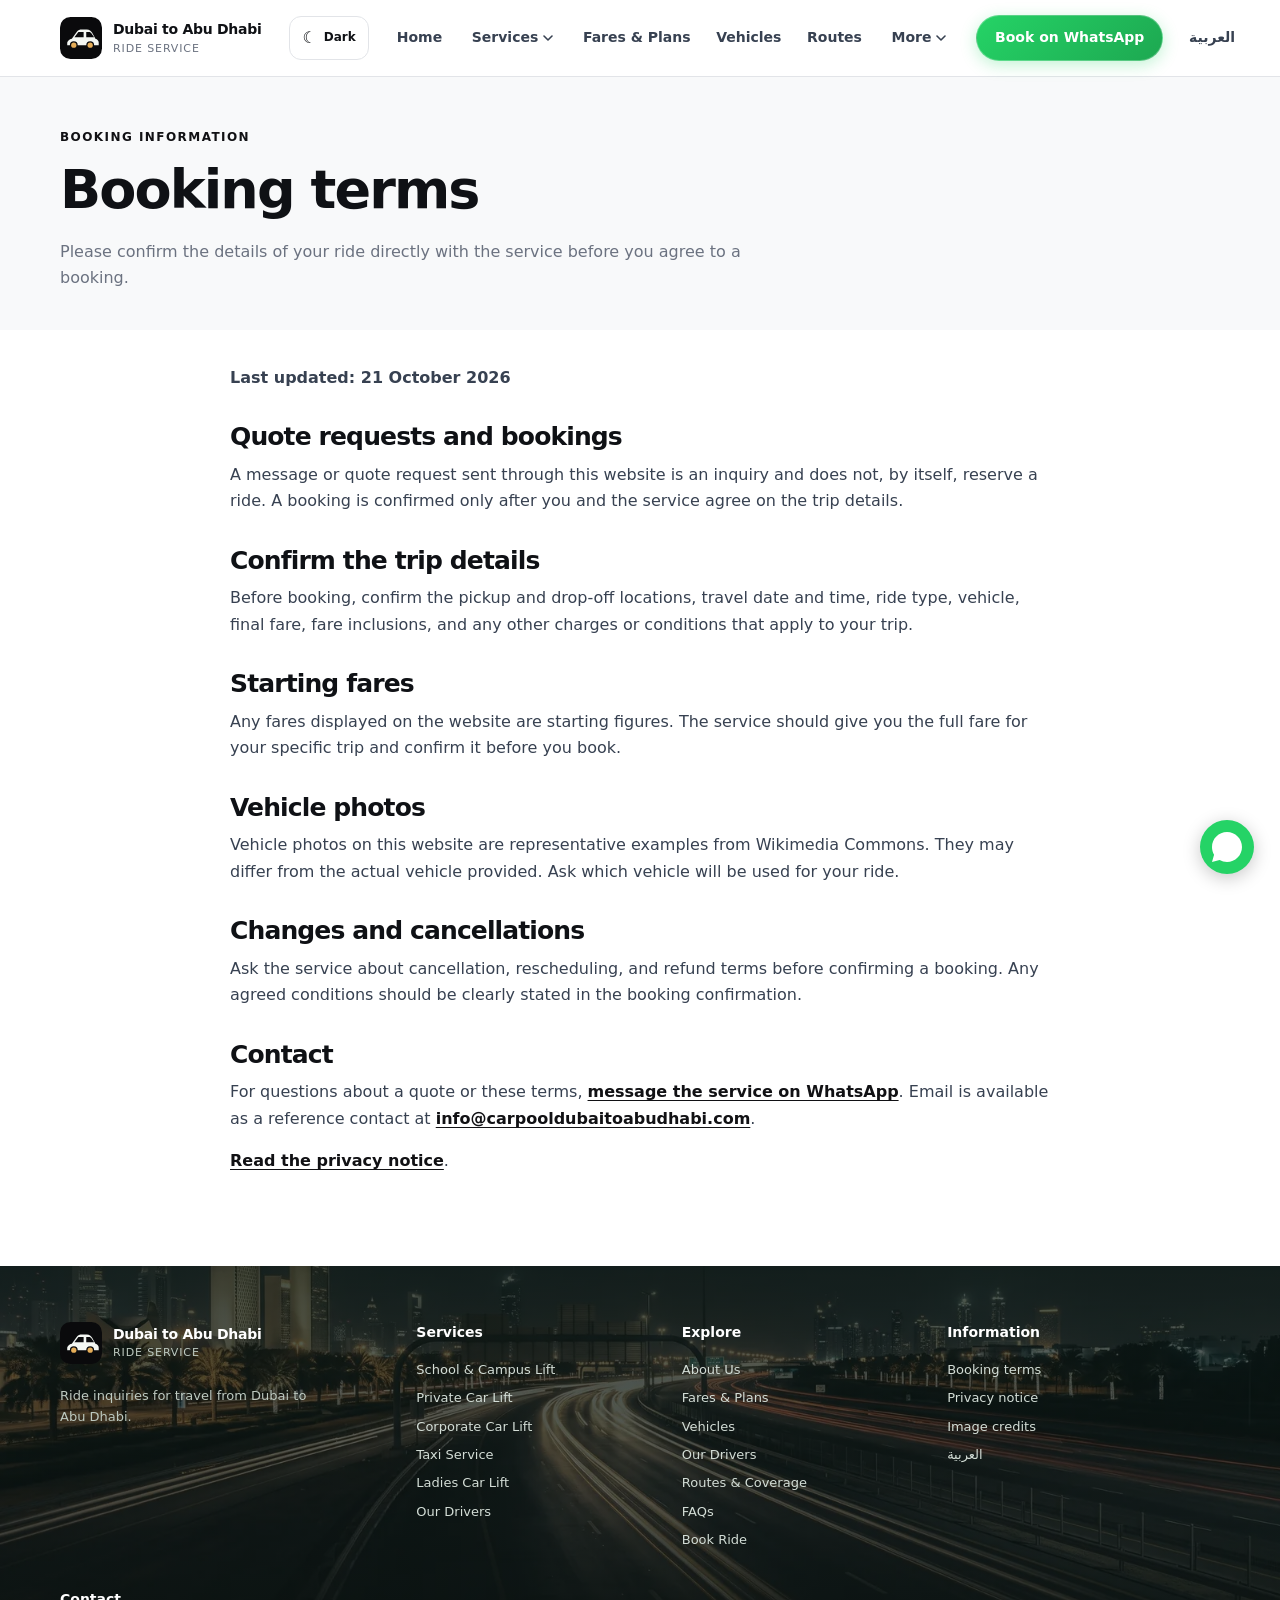
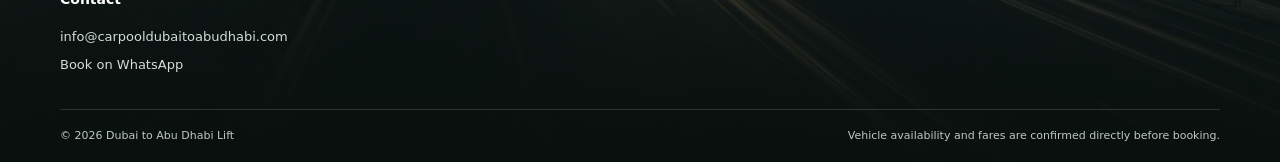
<file: legal.html>
<!DOCTYPE html>
<html lang="en">
<head>
<meta charset="UTF-8">
<script>
  (function () {
    try {
      var s = localStorage.getItem("ride-site-theme");
      var t = (s === "dark" || s === "light") ? s : "light";
      document.documentElement.dataset.theme = t;
    } catch (e) {
      document.documentElement.dataset.theme = "light";
    }
  })();
</script>
<meta name="viewport" content="width=device-width, initial-scale=1"><meta name="theme-color" content="#0a0a0c">
<title>Booking Terms | Dubai to Abu Dhabi Lift</title>
<meta name="description" content="Read the booking information for ride inquiries from Dubai to Abu Dhabi. Confirm the full fare, vehicle, schedule, and policies before booking.">
<link rel="canonical" href="https://dubaitoabudhabilift.com/legal.html"><link rel="icon" href="images/icon.svg" type="image/svg+xml"><link rel="apple-touch-icon" href="images/apple-touch-icon.png"><link rel="stylesheet" href="css/style.css?v=29">
</head>
<body>
<a class="skip-link" href="#main">Skip to content</a>
<header class="site-header"><div class="wrap header-inner">
  <a class="brand" href="index.html"><img src="images/icon.svg" width="42" height="42" alt=""><span><strong>Dubai to Abu Dhabi</strong><small>Ride service</small></span></a>
  <button class="theme-toggle" type="button" aria-label="Switch to dark mode" aria-pressed="false" title="Switch to dark mode"><span data-theme-icon aria-hidden="true">☾</span><span data-theme-label>Dark</span></button>
  <button class="menu-toggle" type="button" aria-label="Open navigation" aria-expanded="false" aria-controls="main-nav"><span></span><span></span><span></span></button>
  <nav id="main-nav" class="main-nav" aria-label="Main navigation">
    <a href="index.html">Home</a>
    <div class="nav-dropdown">
      <button class="nav-dropdown-toggle" type="button" aria-expanded="false" aria-haspopup="true">
        <span>Services</span>
        <svg class="dropdown-chevron" width="10" height="6" viewBox="0 0 10 6" fill="none" aria-hidden="true">
          <path d="M1 1L5 5L9 1" stroke="currentColor" stroke-width="1.6" stroke-linecap="round" stroke-linejoin="round"/>
        </svg>
      </button>
      <div class="nav-dropdown-menu" role="menu">
        <a href="school-car-lift.html" role="menuitem">School &amp; Campus Lift</a>
        <a href="private-car-lift.html" role="menuitem">Private Car Lift</a>
        <a href="corporate-car-lift.html" role="menuitem">Corporate Car Lift</a>
        <a href="taxi-service.html" role="menuitem">Taxi Service</a>
        <a href="ladies-car-lift.html" role="menuitem">Ladies Car Lift</a>
      </div>
    </div>
    <a href="index.html#fares">Fares &amp; Plans</a>
    <a href="index.html#vehicles">Vehicles</a>
    <a href="index.html#routes">Routes</a>
    <div class="nav-dropdown">
      <button class="nav-dropdown-toggle" type="button" aria-expanded="false" aria-haspopup="true">
        <span>More</span>
        <svg class="dropdown-chevron" width="10" height="6" viewBox="0 0 10 6" fill="none" aria-hidden="true">
          <path d="M1 1L5 5L9 1" stroke="currentColor" stroke-width="1.6" stroke-linecap="round" stroke-linejoin="round"/>
        </svg>
      </button>
      <div class="nav-dropdown-menu" role="menu">
        <a href="index.html#about" role="menuitem">About Our Service</a>
        <a href="drivers.html" role="menuitem">Our Drivers &amp; Standards</a>
        <a href="index.html#faq" role="menuitem">FAQs</a>
      </div>
    </div>
    <a class="nav-cta" href="#" data-whatsapp data-message="Hello, I would like to book a ride from Dubai to Abu Dhabi.">Book on WhatsApp</a>
    <a href="ar.html" lang="ar" dir="rtl" class="lang-switch">العربية</a>
  </nav>
</div></header>
<main id="main">
  <section class="page-hero"><div class="wrap"><p class="eyebrow">Booking information</p><h1>Booking terms</h1><p>Please confirm the details of your ride directly with the service before you agree to a booking.</p></div></section>
  <article class="wrap prose">
    <p><strong>Last updated: 21 October 2026</strong></p>
    <h2>Quote requests and bookings</h2>
    <p>A message or quote request sent through this website is an inquiry and does not, by itself, reserve a ride. A booking is confirmed only after you and the service agree on the trip details.</p>
    <h2>Confirm the trip details</h2>
    <p>Before booking, confirm the pickup and drop-off locations, travel date and time, ride type, vehicle, final fare, fare inclusions, and any other charges or conditions that apply to your trip.</p>
    <h2>Starting fares</h2>
    <p>Any fares displayed on the website are starting figures. The service should give you the full fare for your specific trip and confirm it before you book.</p>
    <h2>Vehicle photos</h2>
    <p>Vehicle photos on this website are representative examples from Wikimedia Commons. They may differ from the actual vehicle provided. Ask which vehicle will be used for your ride.</p>
    <h2>Changes and cancellations</h2>
    <p>Ask the service about cancellation, rescheduling, and refund terms before confirming a booking. Any agreed conditions should be clearly stated in the booking confirmation.</p>
    <h2>Contact</h2>
    <p>For questions about a quote or these terms, <a href="#" data-whatsapp data-message="Hello, I have a question about booking a Dubai to Abu Dhabi ride.">message the service on WhatsApp</a>. Email is available as a reference contact at <a href="mailto:dubaitoabudhabilift@gmail.com" data-email>dubaitoabudhabilift@gmail.com</a>.</p>
    <p><a href="privacy.html">Read the privacy notice</a>.</p>
  </article>
</main>
<footer class="site-footer"><div class="wrap footer-main">
  <div class="footer-brand"><a class="brand" href="index.html"><img src="images/icon.svg" width="38" height="38" alt=""><span><strong>Dubai to Abu Dhabi</strong><small>Ride service</small></span></a><p>Ride inquiries for travel from Dubai to Abu Dhabi.</p></div>
  <div><h2>Services</h2><a href="school-car-lift.html">School &amp; Campus Lift</a><a href="private-car-lift.html">Private Car Lift</a><a href="corporate-car-lift.html">Corporate Car Lift</a><a href="taxi-service.html">Taxi Service</a><a href="ladies-car-lift.html">Ladies Car Lift</a><a href="drivers.html">Our Drivers</a></div>
  <div><h2>Explore</h2><a href="index.html#about">About Us</a><a href="index.html#fares">Fares &amp; Plans</a><a href="index.html#vehicles">Vehicles</a><a href="drivers.html">Our Drivers</a><a href="index.html#routes">Routes &amp; Coverage</a><a href="index.html#faq">FAQs</a><a href="index.html#contact">Book Ride</a></div>
  <div><h2>Information</h2><a href="legal.html">Booking terms</a><a href="privacy.html">Privacy notice</a><a href="image-credits.html">Image credits</a><a href="ar.html" lang="ar" dir="rtl">العربية</a></div>
  <div><h2>Contact</h2><a href="mailto:dubaitoabudhabilift@gmail.com" data-email>dubaitoabudhabilift@gmail.com</a><a href="#" data-whatsapp data-message="Hello, I would like to book a ride from Dubai to Abu Dhabi.">Book on WhatsApp</a></div>
</div><div class="wrap footer-bottom"><span>© <span id="year"></span> Dubai to Abu Dhabi Lift</span><span>Vehicle availability and fares are confirmed directly before booking.</span></div></footer>
<!-- Floating WhatsApp Quick Connect Button -->
<a class="floating-whatsapp" href="#" data-whatsapp data-message="Hello, I would like to inquire about a ride between Dubai and Abu Dhabi." aria-label="Chat with us on WhatsApp" title="Chat on WhatsApp">
  <span class="floating-whatsapp-tooltip">Chat with us</span>
  <svg class="floating-whatsapp-icon" viewBox="0 0 32 32" width="36" height="36" aria-hidden="true">
    <path fill="#ffffff" d="M16 2.667C8.636 2.667 2.667 8.636 2.667 16c0 2.473.673 4.792 1.846 6.782L2.667 29.333l6.732-1.766A13.27 13.27 0 0 0 16 29.333c7.364 0 13.333-5.969 13.333-13.333S23.364 2.667 16 2.667z"/>
    <path fill="currentColor" d="M22.5 19.385c-.328-.164-1.942-.958-2.242-1.068-.3-.11-.519-.164-.738.164-.219.328-.847 1.068-1.038 1.287-.191.219-.383.246-.711.082-.328-.164-1.385-.51-2.639-1.628-.975-.87-1.634-1.945-1.825-2.273-.191-.328-.02-.505.143-.669.148-.148.328-.383.492-.574.164-.191.219-.328.328-.547.11-.219.055-.41-.027-.574-.082-.164-.738-1.777-1.011-2.433-.266-.64-.536-.552-.738-.562h-.629c-.219 0-.574.082-.874.41-.3.328-1.148 1.12-1.148 2.733 0 1.613 1.175 3.17 1.339 3.389.164.219 2.31 3.526 5.596 4.944.781.338 1.393.54 1.869.692.786.25 1.501.215 2.067.13.631-.094 1.942-.793 2.215-1.558.273-.765.273-1.421.191-1.558-.082-.137-.301-.219-.629-.383z"/>
  </svg>
  <span class="floating-whatsapp-pulse" aria-hidden="true"></span>
</a>

<script src="js/config.js?v=29" defer></script><script src="js/main.js?v=29" defer></script>
</body>
</html>
</file>
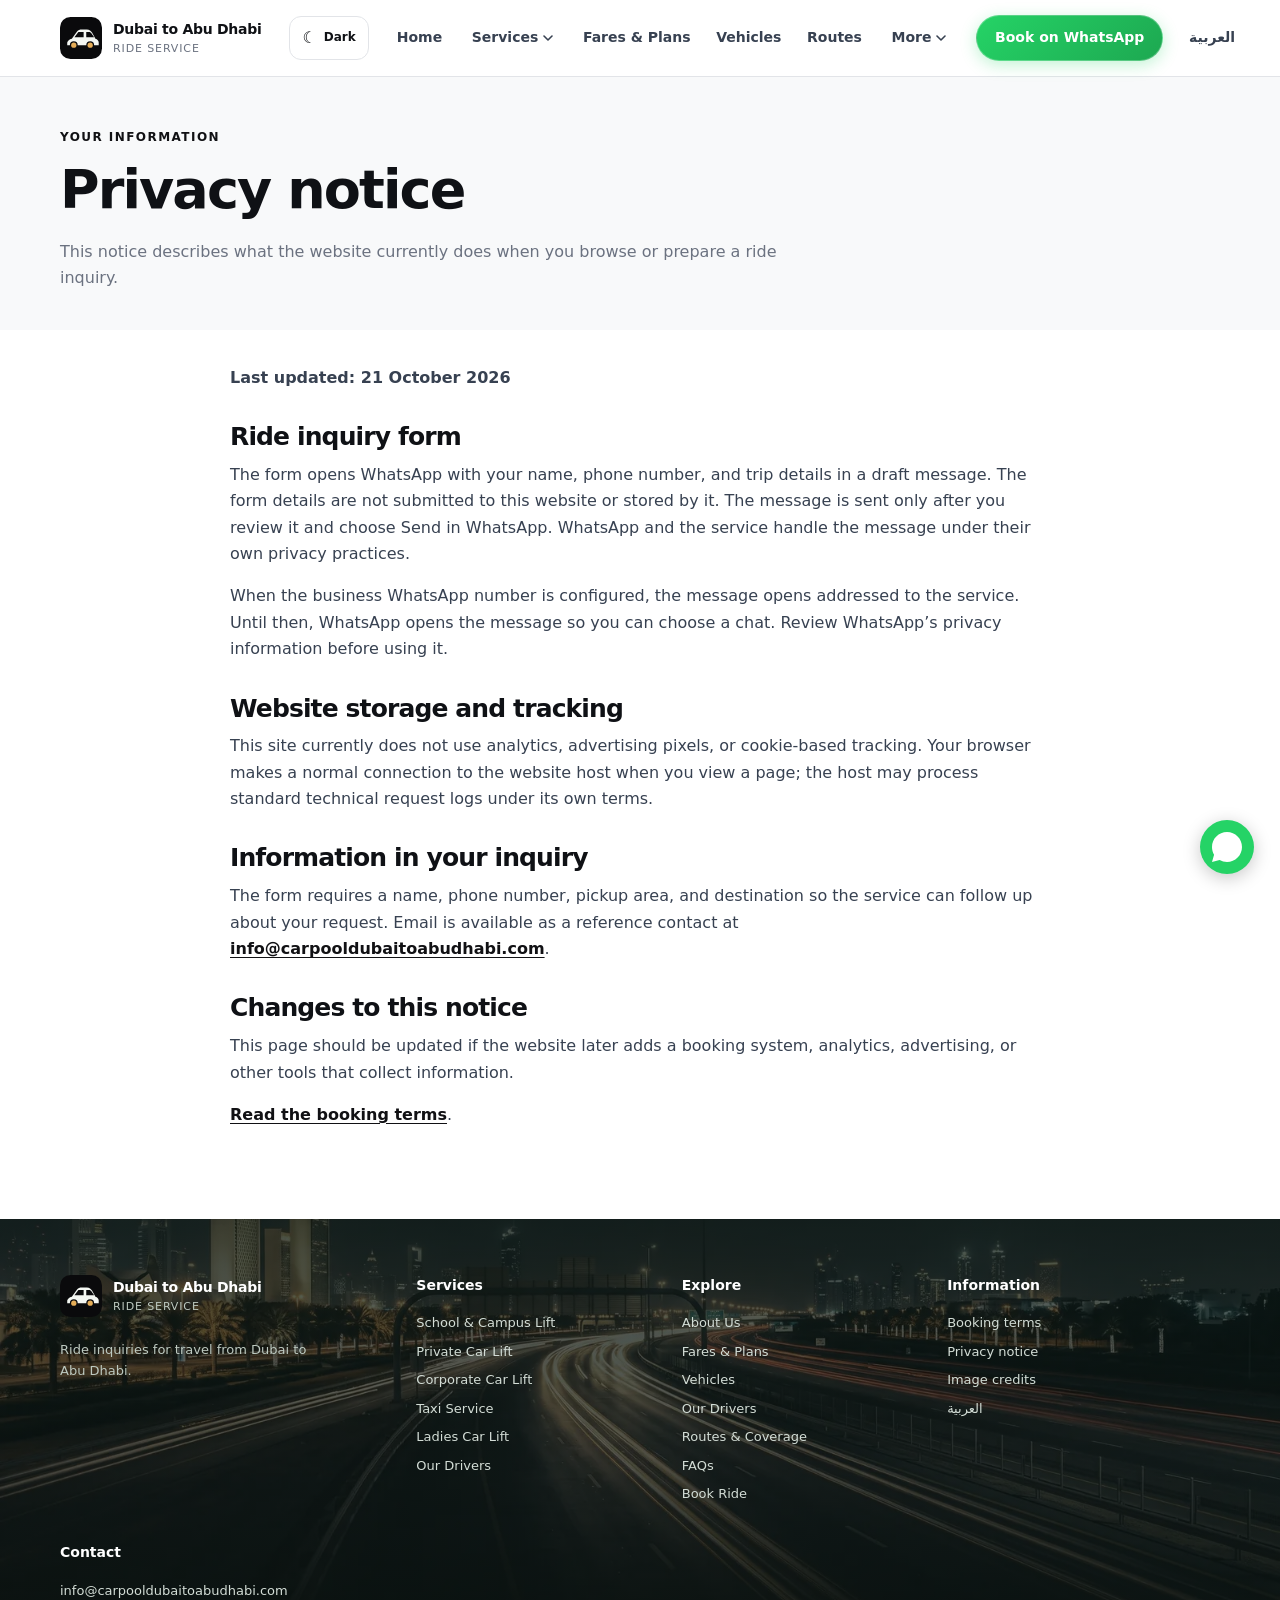
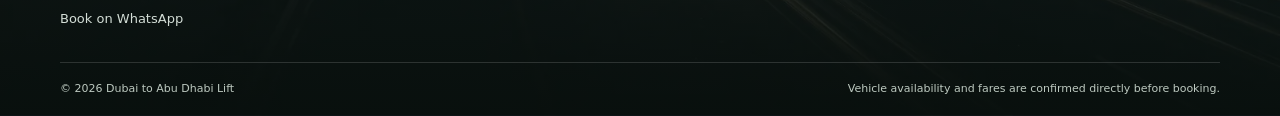
<file: privacy.html>
<!DOCTYPE html>
<html lang="en">
<head>
<meta charset="UTF-8">
<script>
  (function () {
    try {
      var s = localStorage.getItem("ride-site-theme");
      var t = (s === "dark" || s === "light") ? s : "light";
      document.documentElement.dataset.theme = t;
    } catch (e) {
      document.documentElement.dataset.theme = "light";
    }
  })();
</script>
<meta name="viewport" content="width=device-width, initial-scale=1"><meta name="theme-color" content="#0a0a0c">
<title>Privacy Notice | Dubai to Abu Dhabi Lift</title>
<meta name="description" content="Learn what happens to details you enter in the Dubai to Abu Dhabi Lift ride inquiry form.">
<link rel="canonical" href="https://dubaitoabudhabilift.com/privacy.html"><link rel="icon" href="images/icon.svg" type="image/svg+xml"><link rel="apple-touch-icon" href="images/apple-touch-icon.png"><link rel="stylesheet" href="css/style.css?v=29">
</head>
<body>
<a class="skip-link" href="#main">Skip to content</a>
<header class="site-header"><div class="wrap header-inner">
  <a class="brand" href="index.html"><img src="images/icon.svg" width="42" height="42" alt=""><span><strong>Dubai to Abu Dhabi</strong><small>Ride service</small></span></a>
  <button class="theme-toggle" type="button" aria-label="Switch to dark mode" aria-pressed="false" title="Switch to dark mode"><span data-theme-icon aria-hidden="true">☾</span><span data-theme-label>Dark</span></button>
  <button class="menu-toggle" type="button" aria-label="Open navigation" aria-expanded="false" aria-controls="main-nav"><span></span><span></span><span></span></button>
  <nav id="main-nav" class="main-nav" aria-label="Main navigation">
    <a href="index.html">Home</a>
    <div class="nav-dropdown">
      <button class="nav-dropdown-toggle" type="button" aria-expanded="false" aria-haspopup="true">
        <span>Services</span>
        <svg class="dropdown-chevron" width="10" height="6" viewBox="0 0 10 6" fill="none" aria-hidden="true">
          <path d="M1 1L5 5L9 1" stroke="currentColor" stroke-width="1.6" stroke-linecap="round" stroke-linejoin="round"/>
        </svg>
      </button>
      <div class="nav-dropdown-menu" role="menu">
        <a href="school-car-lift.html" role="menuitem">School &amp; Campus Lift</a>
        <a href="private-car-lift.html" role="menuitem">Private Car Lift</a>
        <a href="corporate-car-lift.html" role="menuitem">Corporate Car Lift</a>
        <a href="taxi-service.html" role="menuitem">Taxi Service</a>
        <a href="ladies-car-lift.html" role="menuitem">Ladies Car Lift</a>
      </div>
    </div>
    <a href="index.html#fares">Fares &amp; Plans</a>
    <a href="index.html#vehicles">Vehicles</a>
    <a href="index.html#routes">Routes</a>
    <div class="nav-dropdown">
      <button class="nav-dropdown-toggle" type="button" aria-expanded="false" aria-haspopup="true">
        <span>More</span>
        <svg class="dropdown-chevron" width="10" height="6" viewBox="0 0 10 6" fill="none" aria-hidden="true">
          <path d="M1 1L5 5L9 1" stroke="currentColor" stroke-width="1.6" stroke-linecap="round" stroke-linejoin="round"/>
        </svg>
      </button>
      <div class="nav-dropdown-menu" role="menu">
        <a href="index.html#about" role="menuitem">About Our Service</a>
        <a href="drivers.html" role="menuitem">Our Drivers &amp; Standards</a>
        <a href="index.html#faq" role="menuitem">FAQs</a>
      </div>
    </div>
    <a class="nav-cta" href="#" data-whatsapp data-message="Hello, I would like to book a ride from Dubai to Abu Dhabi.">Book on WhatsApp</a>
    <a href="ar.html" lang="ar" dir="rtl" class="lang-switch">العربية</a>
  </nav>
</div></header>
<main id="main">
  <section class="page-hero"><div class="wrap"><p class="eyebrow">Your information</p><h1>Privacy notice</h1><p>This notice describes what the website currently does when you browse or prepare a ride inquiry.</p></div></section>
  <article class="wrap prose">
    <p><strong>Last updated: 21 October 2026</strong></p>
    <h2>Ride inquiry form</h2>
    <p>The form opens WhatsApp with your name, phone number, and trip details in a draft message. The form details are not submitted to this website or stored by it. The message is sent only after you review it and choose Send in WhatsApp. WhatsApp and the service handle the message under their own privacy practices.</p>
    <p>When the business WhatsApp number is configured, the message opens addressed to the service. Until then, WhatsApp opens the message so you can choose a chat. Review WhatsApp’s privacy information before using it.</p>
    <h2>Website storage and tracking</h2>
    <p>This site currently does not use analytics, advertising pixels, or cookie-based tracking. Your browser makes a normal connection to the website host when you view a page; the host may process standard technical request logs under its own terms.</p>
    <h2>Information in your inquiry</h2>
    <p>The form requires a name, phone number, pickup area, and destination so the service can follow up about your request. Email is available as a reference contact at <a href="mailto:dubaitoabudhabilift@gmail.com" data-email>dubaitoabudhabilift@gmail.com</a>.</p>
    <h2>Changes to this notice</h2>
    <p>This page should be updated if the website later adds a booking system, analytics, advertising, or other tools that collect information.</p>
    <p><a href="legal.html">Read the booking terms</a>.</p>
  </article>
</main>
<footer class="site-footer"><div class="wrap footer-main">
  <div class="footer-brand"><a class="brand" href="index.html"><img src="images/icon.svg" width="38" height="38" alt=""><span><strong>Dubai to Abu Dhabi</strong><small>Ride service</small></span></a><p>Ride inquiries for travel from Dubai to Abu Dhabi.</p></div>
  <div><h2>Services</h2><a href="school-car-lift.html">School &amp; Campus Lift</a><a href="private-car-lift.html">Private Car Lift</a><a href="corporate-car-lift.html">Corporate Car Lift</a><a href="taxi-service.html">Taxi Service</a><a href="ladies-car-lift.html">Ladies Car Lift</a><a href="drivers.html">Our Drivers</a></div>
  <div><h2>Explore</h2><a href="index.html#about">About Us</a><a href="index.html#fares">Fares &amp; Plans</a><a href="index.html#vehicles">Vehicles</a><a href="drivers.html">Our Drivers</a><a href="index.html#routes">Routes &amp; Coverage</a><a href="index.html#faq">FAQs</a><a href="index.html#contact">Book Ride</a></div>
  <div><h2>Information</h2><a href="legal.html">Booking terms</a><a href="privacy.html">Privacy notice</a><a href="image-credits.html">Image credits</a><a href="ar.html" lang="ar" dir="rtl">العربية</a></div>
  <div><h2>Contact</h2><a href="mailto:dubaitoabudhabilift@gmail.com" data-email>dubaitoabudhabilift@gmail.com</a><a href="#" data-whatsapp data-message="Hello, I would like to book a ride from Dubai to Abu Dhabi.">Book on WhatsApp</a></div>
</div><div class="wrap footer-bottom"><span>© <span id="year"></span> Dubai to Abu Dhabi Lift</span><span>Vehicle availability and fares are confirmed directly before booking.</span></div></footer>
<!-- Floating WhatsApp Quick Connect Button -->
<a class="floating-whatsapp" href="#" data-whatsapp data-message="Hello, I would like to inquire about a ride between Dubai and Abu Dhabi." aria-label="Chat with us on WhatsApp" title="Chat on WhatsApp">
  <span class="floating-whatsapp-tooltip">Chat with us</span>
  <svg class="floating-whatsapp-icon" viewBox="0 0 32 32" width="36" height="36" aria-hidden="true">
    <path fill="#ffffff" d="M16 2.667C8.636 2.667 2.667 8.636 2.667 16c0 2.473.673 4.792 1.846 6.782L2.667 29.333l6.732-1.766A13.27 13.27 0 0 0 16 29.333c7.364 0 13.333-5.969 13.333-13.333S23.364 2.667 16 2.667z"/>
    <path fill="currentColor" d="M22.5 19.385c-.328-.164-1.942-.958-2.242-1.068-.3-.11-.519-.164-.738.164-.219.328-.847 1.068-1.038 1.287-.191.219-.383.246-.711.082-.328-.164-1.385-.51-2.639-1.628-.975-.87-1.634-1.945-1.825-2.273-.191-.328-.02-.505.143-.669.148-.148.328-.383.492-.574.164-.191.219-.328.328-.547.11-.219.055-.41-.027-.574-.082-.164-.738-1.777-1.011-2.433-.266-.64-.536-.552-.738-.562h-.629c-.219 0-.574.082-.874.41-.3.328-1.148 1.12-1.148 2.733 0 1.613 1.175 3.17 1.339 3.389.164.219 2.31 3.526 5.596 4.944.781.338 1.393.54 1.869.692.786.25 1.501.215 2.067.13.631-.094 1.942-.793 2.215-1.558.273-.765.273-1.421.191-1.558-.082-.137-.301-.219-.629-.383z"/>
  </svg>
  <span class="floating-whatsapp-pulse" aria-hidden="true"></span>
</a>

<script src="js/config.js?v=29" defer></script><script src="js/main.js?v=29" defer></script>
</body>
</html>
</file>
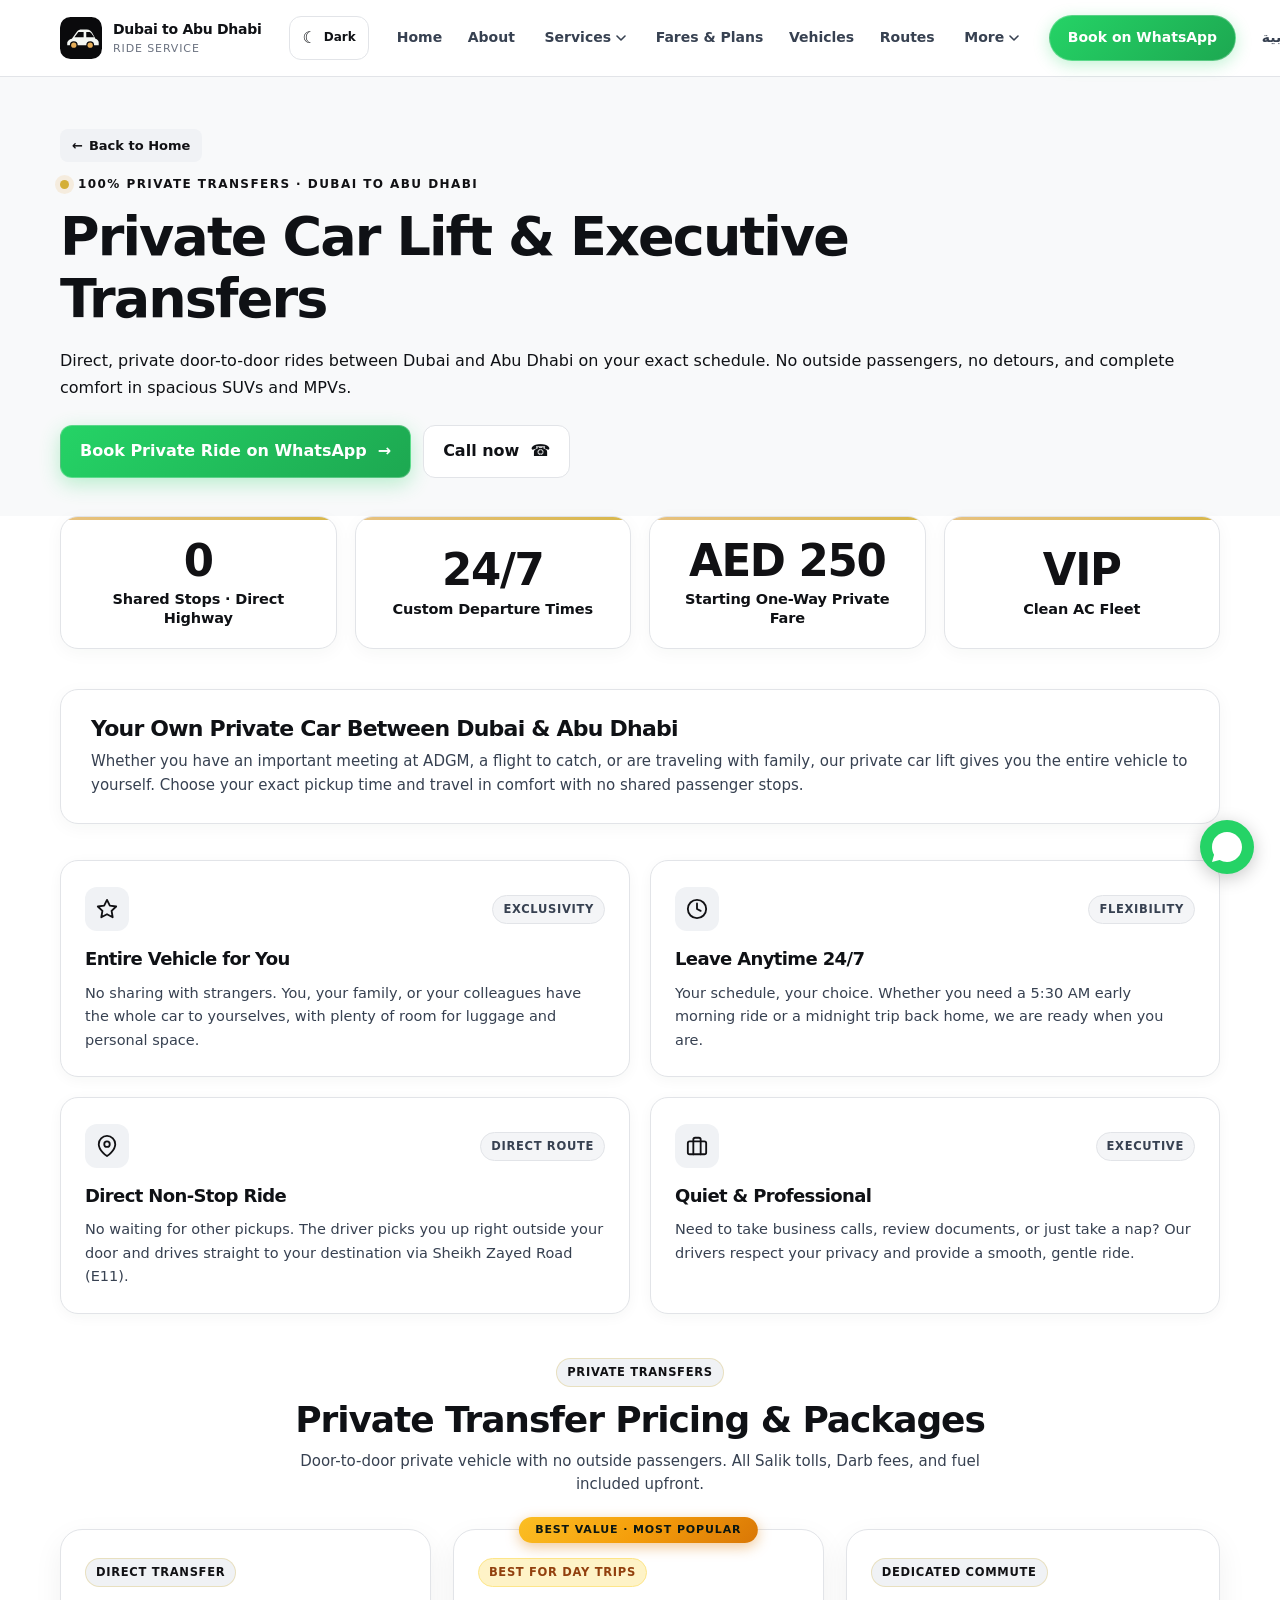
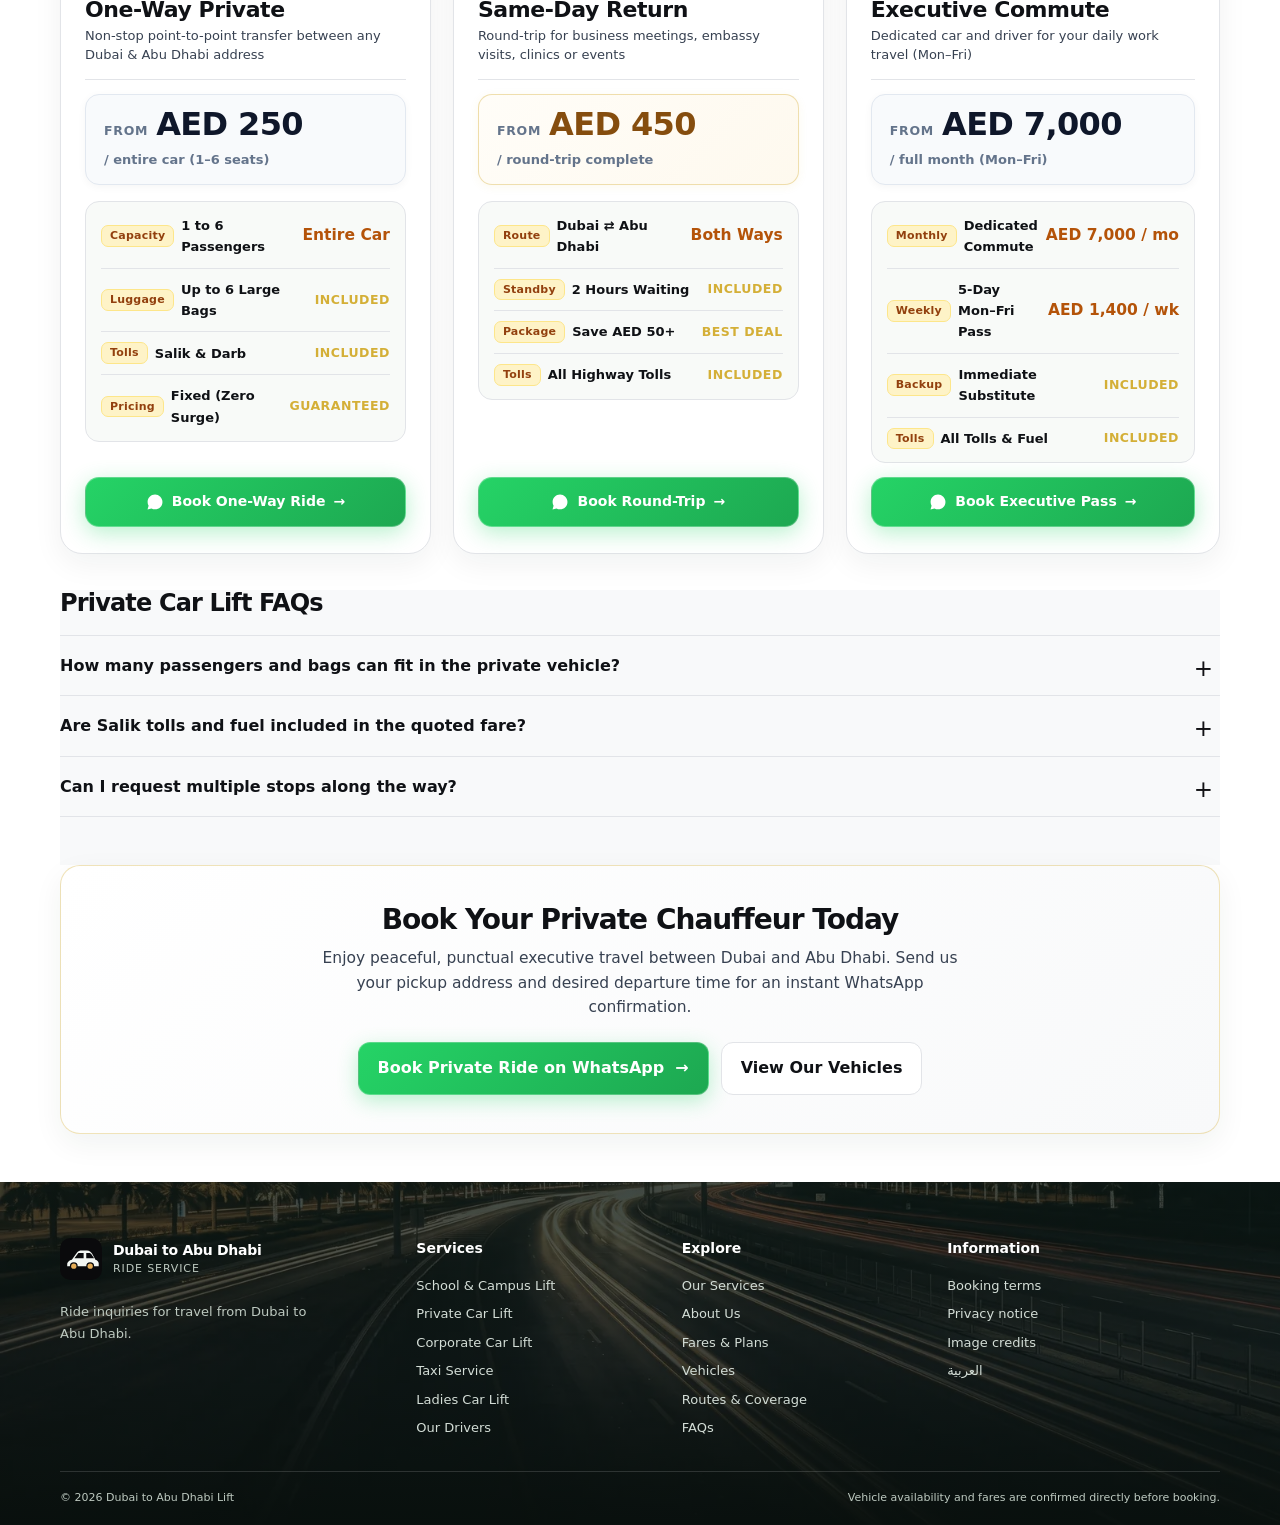
<file: private-car-lift.html>
<!DOCTYPE html>
<html lang="en">

<head>
  <meta charset="UTF-8">
  <script>
    (function () {
      try {
        var s = localStorage.getItem("ride-site-theme");
        var t = (s === "dark" || s === "light") ? s : "light";
        document.documentElement.dataset.theme = t;
      } catch (e) {
        document.documentElement.dataset.theme = "light";
      }
    })();
  </script>
  <meta name="viewport" content="width=device-width, initial-scale=1">
  <meta name="theme-color" content="#0a0a0c">
  <title>Private Car Lift &amp; Chauffeur Dubai to Abu Dhabi | Executive Door-to-Door</title>
  <meta name="description"
    content="100% private car lift and chauffeur service between Dubai and Abu Dhabi. Direct door-to-door, custom timetables 24/7, luxury SUVs and MPVs with fixed upfront fares.">
  <link rel="canonical" href="https://dubaitoabudhabilift.com/private-car-lift.html">
  <meta property="og:title" content="Private Car Lift &amp; Chauffeur Dubai to Abu Dhabi | Executive Transfers">
  <meta property="og:description"
    content="Exclusive private door-to-door rides and chauffeur transfers along the E11 highway. No shared stops, luxury vehicles, fixed pricing.">
  <meta property="og:image" content="https://dubaitoabudhabilift.com/images/og-image.jpg">
  <meta property="og:type" content="website">
  <link rel="icon" href="images/icon.svg" type="image/svg+xml">
  <link rel="apple-touch-icon" href="images/apple-touch-icon.png">
  <link rel="stylesheet" href="css/style.css?v=29">
</head>

<body>
  <a class="skip-link" href="#main">Skip to content</a>
  <header class="site-header">
    <div class="wrap header-inner">
      <a class="brand" href="index.html" aria-label="Dubai to Abu Dhabi Lift home"><img src="images/icon.svg" width="42"
          height="42" alt=""><span><strong>Dubai to Abu Dhabi</strong><small>Ride service</small></span></a>
      <button class="theme-toggle" type="button" aria-label="Switch to dark mode" aria-pressed="false"
        title="Switch to dark mode"><span data-theme-icon aria-hidden="true">☾</span><span
          data-theme-label>Dark</span></button>
      <button class="menu-toggle" type="button" aria-label="Open navigation" aria-expanded="false"
        aria-controls="main-nav"><span></span><span></span><span></span></button>
      <nav id="main-nav" class="main-nav" aria-label="Main navigation">
        <a href="index.html">Home</a>
        <a href="index.html#about">About</a>
        <div class="nav-dropdown">
          <button class="nav-dropdown-toggle active" type="button" aria-expanded="false" aria-haspopup="true">
            <span>Services</span>
            <svg class="dropdown-chevron" width="10" height="6" viewBox="0 0 10 6" fill="none" aria-hidden="true">
              <path d="M1 1L5 5L9 1" stroke="currentColor" stroke-width="1.6" stroke-linecap="round"
                stroke-linejoin="round" />
            </svg>
          </button>
          <div class="nav-dropdown-menu" role="menu">
            <a href="school-car-lift.html" role="menuitem">School &amp; Campus Lift</a>
            <a href="private-car-lift.html" class="active" aria-current="page" role="menuitem">Private Car Lift</a>
            <a href="corporate-car-lift.html" role="menuitem">Corporate Car Lift</a>
            <a href="taxi-service.html" role="menuitem">Taxi Service</a>
            <a href="ladies-car-lift.html" role="menuitem">Ladies Car Lift</a>
          </div>
        </div>
        <a href="index.html#fares">Fares &amp; Plans</a>
        <a href="index.html#vehicles">Vehicles</a>
        <a href="index.html#routes">Routes</a>
        <div class="nav-dropdown">
          <button class="nav-dropdown-toggle" type="button" aria-expanded="false" aria-haspopup="true">
            <span>More</span>
            <svg class="dropdown-chevron" width="10" height="6" viewBox="0 0 10 6" fill="none" aria-hidden="true">
              <path d="M1 1L5 5L9 1" stroke="currentColor" stroke-width="1.6" stroke-linecap="round"
                stroke-linejoin="round" />
            </svg>
          </button>
          <div class="nav-dropdown-menu" role="menu">
            <a href="drivers.html" role="menuitem">Our Drivers &amp; Standards</a>
            <a href="index.html#faq" role="menuitem">FAQs</a>
          </div>
        </div>
        <a class="nav-cta" href="#" data-whatsapp
          data-message="Hello, I would like to inquire about a Private Car Lift from Dubai to Abu Dhabi.">Book on
          WhatsApp</a>
        <a href="ar.html" lang="ar" dir="rtl" class="lang-switch">العربية</a>
      </nav>
    </div>
  </header>

  <main id="main">
    <section class="page-hero">
      <div class="wrap">
        <a href="index.html" class="service-back-home"><span aria-hidden="true">←</span> Back to Home</a>
        <p class="eyebrow"><span class="eyebrow-dot"></span> 100% Private Transfers · Dubai to Abu Dhabi</p>
        <h1>Private Car Lift &amp; Executive Transfers</h1>
        <p>Direct, private door-to-door rides between Dubai and Abu Dhabi on your exact schedule. No outside passengers, no detours, and complete comfort in spacious SUVs and MPVs.</p>
        <div class="hero-actions" style="margin-top: 24px;">
          <a class="button button-primary" href="#" data-whatsapp
            data-message="Hello, I would like to book a Private Car Lift from Dubai to Abu Dhabi. Please confirm vehicle availability and fare.">Book
            Private Ride on WhatsApp <span aria-hidden="true">→</span></a>
          <button class="button button-secondary call-button" type="button" data-call-now>Call now <span
              aria-hidden="true">☎</span></button>
        </div>
      </div>
    </section>

    <article class="wrap">
      <!-- Key Private Metrics Strip -->
      <div class="stats-counter-strip" style="margin-bottom: 40px;" aria-label="Key private chauffeur benefits">
        <div class="stat-counter-card">
          <div class="stat-counter-number">0</div>
          <div class="stat-counter-title">Shared Stops · Direct Highway</div>
        </div>
        <div class="stat-counter-card">
          <div class="stat-counter-number">24/7</div>
          <div class="stat-counter-title">Custom Departure Times</div>
        </div>
        <div class="stat-counter-card">
          <div class="stat-counter-number">AED 250</div>
          <div class="stat-counter-title">Starting One-Way Private Fare</div>
        </div>
        <div class="stat-counter-card">
          <div class="stat-counter-number">VIP</div>
          <div class="stat-counter-title">Clean AC Fleet</div>
        </div>
      </div>

      <!-- Intro Banner -->
      <div class="drivers-intro-banner">
        <div class="drivers-intro-text">
          <h2>Your Own Private Car Between Dubai &amp; Abu Dhabi</h2>
        <p>Whether you have an important meeting at ADGM, a flight to catch, or are traveling with family, our private car lift gives you the entire vehicle to yourself. Choose your exact pickup time and travel in comfort with no shared passenger stops.</p>
        </div>
      </div>

      <!-- Core Value Grid -->
      <div class="driver-standards-grid">
        <div class="driver-card">
          <div class="driver-card-header">
            <div class="driver-icon-box" aria-hidden="true"><svg width="22" height="22" viewBox="0 0 24 24" fill="none" stroke="currentColor" stroke-width="2" stroke-linecap="round" stroke-linejoin="round"><polygon points="12 2 15.09 8.26 22 9.27 17 14.14 18.18 21.02 12 17.77 5.82 21.02 7 14.14 2 9.27 8.91 8.26 12 2"/></svg></div>
            <span class="driver-pillar-pill">Exclusivity</span>
          </div>
          <h3>Entire Vehicle for You</h3>
          <p>No sharing with strangers. You, your family, or your colleagues have the whole car to yourselves, with plenty of room for luggage and personal space.</p>
        </div>

        <div class="driver-card">
          <div class="driver-card-header">
            <div class="driver-icon-box" aria-hidden="true"><svg width="22" height="22" viewBox="0 0 24 24" fill="none" stroke="currentColor" stroke-width="2" stroke-linecap="round" stroke-linejoin="round"><circle cx="12" cy="12" r="10"/><polyline points="12 6 12 12 16 14"/></svg></div>
            <span class="driver-pillar-pill">Flexibility</span>
          </div>
          <h3>Leave Anytime 24/7</h3>
          <p>Your schedule, your choice. Whether you need a 5:30 AM early morning ride or a midnight trip back home, we are ready when you are.</p>
        </div>

        <div class="driver-card">
          <div class="driver-card-header">
            <div class="driver-icon-box" aria-hidden="true"><svg width="22" height="22" viewBox="0 0 24 24" fill="none" stroke="currentColor" stroke-width="2" stroke-linecap="round" stroke-linejoin="round"><path d="M21 10c0 7-9 13-9 13s-9-6-9-13a9 9 0 0 1 18 0z"/><circle cx="12" cy="10" r="3"/></svg></div>
            <span class="driver-pillar-pill">Direct Route</span>
          </div>
          <h3>Direct Non-Stop Ride</h3>
          <p>No waiting for other pickups. The driver picks you up right outside your door and drives straight to your destination via Sheikh Zayed Road (E11).</p>
        </div>

        <div class="driver-card">
          <div class="driver-card-header">
            <div class="driver-icon-box" aria-hidden="true"><svg width="22" height="22" viewBox="0 0 24 24" fill="none" stroke="currentColor" stroke-width="2" stroke-linecap="round" stroke-linejoin="round"><rect x="2" y="7" width="20" height="14" rx="2" ry="2"/><path d="M16 21V5a2 2 0 0 0-2-2h-4a2 2 0 0 0-2 2v16"/></svg></div>
            <span class="driver-pillar-pill">Executive</span>
          </div>
          <h3>Quiet &amp; Professional</h3>
          <p>Need to take business calls, review documents, or just take a nap? Our drivers respect your privacy and provide a smooth, gentle ride.</p>
        </div>
      </div>

      <!-- Private Pricing Table Section -->
      <section class="service-pricing-section" aria-labelledby="private-pricing-heading">
        <div class="service-pricing-header">
          <span class="plan-badge">Private Transfers</span>
          <h2 id="private-pricing-heading">Private Transfer Pricing &amp; Packages</h2>
          <p>Door-to-door private vehicle with no outside passengers. All Salik tolls, Darb fees, and fuel included
            upfront.</p>
        </div>

        <div class="commute-plans-grid">
          <!-- Plan 1: Single Ride / One-Way -->
          <article class="plan-overview-card">
            <div class="plan-header">
              <span class="plan-badge">Direct Transfer</span>
              <h3 class="plan-title">One-Way Private</h3>
              <p class="plan-subtitle">Non-stop point-to-point transfer between any Dubai &amp; Abu Dhabi address</p>
            </div>
            <div class="plan-price-hero">
              <span class="plan-price-from">From</span>
              <span class="plan-price-main">AED 250</span>
              <span class="plan-price-period">/ entire car (1–6 seats)</span>
            </div>
            <div class="plan-rates-box">
              <div class="plan-rate-row">
                <span class="plan-rate-type"><span class="rate-badge rate-private">Capacity</span> 1 to 6
                  Passengers</span>
                <span class="plan-rate-price">Entire Car</span>
              </div>
              <div class="plan-rate-row">
                <span class="plan-rate-type"><span class="rate-badge rate-perk">Luggage</span> Up to 6 Large
                  Bags</span>
                <span class="plan-rate-price plan-included">Included</span>
              </div>
              <div class="plan-rate-row">
                <span class="plan-rate-type"><span class="rate-badge rate-perk">Tolls</span> Salik &amp; Darb</span>
                <span class="plan-rate-price plan-included">Included</span>
              </div>
              <div class="plan-rate-row">
                <span class="plan-rate-type"><span class="rate-badge rate-perk">Pricing</span> Fixed (Zero
                  Surge)</span>
                <span class="plan-rate-price plan-included">Guaranteed</span>
              </div>
            </div>
            <div class="plan-action">
              <a class="button button-primary plan-cta-btn" href="#" data-whatsapp
                data-message="Hello, I would like to book a Private One-Way Transfer from Dubai to Abu Dhabi. Pickup: [Address], Drop: [Address], Date & Time: [Details].">
                <svg class="wa-btn-icon" viewBox="0 0 24 24" width="18" height="18" aria-hidden="true">
                  <path fill="currentColor"
                    d="M12.04 2c-5.46 0-9.91 4.45-9.91 9.91 0 1.75.46 3.45 1.32 4.95L2.05 22l5.25-1.38c1.45.79 3.08 1.21 4.74 1.21 5.46 0 9.91-4.45 9.91-9.91 0-2.65-1.03-5.14-2.9-7.01A9.816 9.816 0 0 0 12.04 2z" />
                </svg>
                <span>Book One-Way Ride</span>
                <span aria-hidden="true">→</span>
              </a>
            </div>
          </article>

          <!-- Plan 2: Same-Day Return Ride (FEATURED) -->
          <article class="plan-overview-card plan-featured">
            <div class="plan-border-beam" aria-hidden="true"></div>
            <div class="plan-header">
              <span class="plan-badge">Best for Day Trips</span>
              <h3 class="plan-title">Same-Day Return</h3>
              <p class="plan-subtitle">Round-trip for business meetings, embassy visits, clinics or events</p>
            </div>
            <div class="plan-price-hero">
              <span class="plan-price-from">From</span>
              <span class="plan-price-main">AED 450</span>
              <span class="plan-price-period">/ round-trip complete</span>
            </div>
            <div class="plan-rates-box">
              <div class="plan-rate-row">
                <span class="plan-rate-type"><span class="rate-badge rate-private">Route</span> Dubai ⇄ Abu
                  Dhabi</span>
                <span class="plan-rate-price">Both Ways</span>
              </div>
              <div class="plan-rate-row">
                <span class="plan-rate-type"><span class="rate-badge rate-perk">Standby</span> 2 Hours Waiting</span>
                <span class="plan-rate-price plan-included">Included</span>
              </div>
              <div class="plan-rate-row">
                <span class="plan-rate-type"><span class="rate-badge rate-perk">Package</span> Save AED 50+</span>
                <span class="plan-rate-price plan-included">Best Deal</span>
              </div>
              <div class="plan-rate-row">
                <span class="plan-rate-type"><span class="rate-badge rate-perk">Tolls</span> All Highway
                  Tolls</span>
                <span class="plan-rate-price plan-included">Included</span>
              </div>
            </div>
            <div class="plan-action">
              <a class="button button-primary plan-cta-btn" href="#" data-whatsapp
                data-message="Hello, I would like to book a Same-Day Return Private Car from Dubai to Abu Dhabi. Pickup: [Address], Date: [Date], Return Time: [Time].">
                <svg class="wa-btn-icon" viewBox="0 0 24 24" width="18" height="18" aria-hidden="true">
                  <path fill="currentColor"
                    d="M12.04 2c-5.46 0-9.91 4.45-9.91 9.91 0 1.75.46 3.45 1.32 4.95L2.05 22l5.25-1.38c1.45.79 3.08 1.21 4.74 1.21 5.46 0 9.91-4.45 9.91-9.91 0-2.65-1.03-5.14-2.9-7.01A9.816 9.816 0 0 0 12.04 2z" />
                </svg>
                <span>Book Round-Trip</span>
                <span aria-hidden="true">→</span>
              </a>
            </div>
          </article>

          <!-- Plan 3: Weekly / Monthly Executive Pass -->
          <article class="plan-overview-card">
            <div class="plan-header">
              <span class="plan-badge">Dedicated Commute</span>
              <h3 class="plan-title">Executive Commute</h3>
              <p class="plan-subtitle">Dedicated car and driver for your daily work travel (Mon–Fri)</p>
            </div>
            <div class="plan-price-hero">
              <span class="plan-price-from">From</span>
              <span class="plan-price-main">AED 7,000</span>
              <span class="plan-price-period">/ full month (Mon–Fri)</span>
            </div>
            <div class="plan-rates-box">
              <div class="plan-rate-row">
                <span class="plan-rate-type"><span class="rate-badge rate-private">Monthly</span> Dedicated
                  Commute</span>
                <span class="plan-rate-price">AED 7,000 / mo</span>
              </div>
              <div class="plan-rate-row">
                <span class="plan-rate-type"><span class="rate-badge rate-private">Weekly</span> 5-Day Mon–Fri
                  Pass</span>
                <span class="plan-rate-price">AED 1,400 / wk</span>
              </div>
              <div class="plan-rate-row">
                <span class="plan-rate-type"><span class="rate-badge rate-perk">Backup</span> Immediate
                  Substitute</span>
                <span class="plan-rate-price plan-included">Included</span>
              </div>
              <div class="plan-rate-row">
                <span class="plan-rate-type"><span class="rate-badge rate-perk">Tolls</span> All Tolls &amp;
                  Fuel</span>
                <span class="plan-rate-price plan-included">Included</span>
              </div>
            </div>
            <div class="plan-action">
              <a class="button button-primary plan-cta-btn" href="#" data-whatsapp
                data-message="Hello, I would like to inquire about a Dedicated Executive Private Commute (Weekly/Monthly) between Dubai and Abu Dhabi.">
                <svg class="wa-btn-icon" viewBox="0 0 24 24" width="18" height="18" aria-hidden="true">
                  <path fill="currentColor"
                    d="M12.04 2c-5.46 0-9.91 4.45-9.91 9.91 0 1.75.46 3.45 1.32 4.95L2.05 22l5.25-1.38c1.45.79 3.08 1.21 4.74 1.21 5.46 0 9.91-4.45 9.91-9.91 0-2.65-1.03-5.14-2.9-7.01A9.816 9.816 0 0 0 12.04 2z" />
                </svg>
                <span>Book Executive Pass</span>
                <span aria-hidden="true">→</span>
              </a>
            </div>
          </article>
        </div>
      </section>

      <!-- Private Service FAQs -->
      <div class="faq-section" style="padding: 0 0 48px;">
        <h2 style="font-size: 24px; margin-bottom: 18px;">Private Car Lift FAQs</h2>
        <div class="faq-list">
          <details>
            <summary>How many passengers and bags can fit in the private vehicle?</summary>
            <p>Our fleet features spacious 7-seater MPVs (Kia Carnival, Honda Odyssey, Toyota Previa) and full-size SUVs
              (Toyota Grand Highlander). They comfortably accommodate 1 to 6 passengers with multiple large suitcases
              and work bags.</p>
          </details>
          <details>
            <summary>Are Salik tolls and fuel included in the quoted fare?</summary>
            <p>Yes. All private quotes are agreed upfront with tolls, fuel, and door-to-door highway travel included so
              there are zero surprise meter fees.</p>
          </details>
          <details>
            <summary>Can I request multiple stops along the way?</summary>
            <p>Yes. Because the entire vehicle is booked exclusively for you, you can request additional stops (such as
              dropping off a colleague at ADGM before proceeding to the Corniche) for a small pre-agreed supplement.</p>
          </details>
        </div>
      </div>

      <!-- CTA Banner -->
      <div class="driver-cta-card">
        <h2>Book Your Private Chauffeur Today</h2>
        <p>Enjoy peaceful, punctual executive travel between Dubai and Abu Dhabi. Send us your pickup address and
          desired departure time for an instant WhatsApp confirmation.</p>
        <div class="driver-cta-actions">
          <a class="button button-primary" href="#" data-whatsapp
            data-message="Hello, I would like to book a private door-to-door transfer from Dubai to Abu Dhabi. My pickup address is: [Address] and time is: [Time].">Book
            Private Ride on WhatsApp <span aria-hidden="true">→</span></a>
          <a class="button button-secondary" href="index.html#vehicles">View Our Vehicles</a>
        </div>
      </div>
    </article>
  </main>

  <footer class="site-footer">
    <div class="wrap footer-main">
      <div class="footer-brand"><a class="brand" href="index.html"><img src="images/icon.svg" width="38" height="38"
            alt=""><span><strong>Dubai to Abu Dhabi</strong><small>Ride service</small></span></a>
        <p>Ride inquiries for travel from Dubai to Abu Dhabi.</p>
      </div>
      <div>
        <h2>Services</h2><a href="school-car-lift.html">School &amp; Campus Lift</a><a
          href="private-car-lift.html">Private Car Lift</a><a href="corporate-car-lift.html">Corporate Car Lift</a><a
          href="taxi-service.html">Taxi Service</a><a href="ladies-car-lift.html">Ladies Car Lift</a><a
          href="drivers.html">Our Drivers</a>
      </div>
      <div>
        <h2>Explore</h2><a href="index.html#services">Our Services</a><a href="index.html#about">About Us</a><a href="index.html#fares">Fares &amp; Plans</a><a
          href="index.html#vehicles">Vehicles</a><a href="index.html#routes">Routes &amp; Coverage</a><a
          href="index.html#faq">FAQs</a>
      </div>
      <div>
        <h2>Information</h2><a href="legal.html">Booking terms</a><a href="privacy.html">Privacy notice</a><a
          href="image-credits.html">Image credits</a><a href="ar.html" lang="ar" dir="rtl">العربية</a>
      </div>
    </div>
    <div class="wrap footer-bottom"><span>© <span id="year"></span> Dubai to Abu Dhabi Lift</span><span>Vehicle
        availability and fares are confirmed directly before booking.</span></div>
  </footer>
  <!-- Floating WhatsApp Quick Connect Button -->
  <a class="floating-whatsapp" href="#" data-whatsapp
    data-message="Hello, I would like to inquire about a Private Car Lift between Dubai and Abu Dhabi."
    aria-label="Chat with us on WhatsApp" title="Chat on WhatsApp">
    <span class="floating-whatsapp-tooltip">Chat with us</span>
    <svg class="floating-whatsapp-icon" viewBox="0 0 32 32" width="36" height="36" aria-hidden="true">
      <path fill="#ffffff"
        d="M16 2.667C8.636 2.667 2.667 8.636 2.667 16c0 2.473.673 4.792 1.846 6.782L2.667 29.333l6.732-1.766A13.27 13.27 0 0 0 16 29.333c7.364 0 13.333-5.969 13.333-13.333S23.364 2.667 16 2.667z" />
      <path fill="currentColor"
        d="M22.5 19.385c-.328-.164-1.942-.958-2.242-1.068-.3-.11-.519-.164-.738.164-.219.328-.847 1.068-1.038 1.287-.191.219-.383.246-.711.082-.328-.164-1.385-.51-2.639-1.628-.975-.87-1.634-1.945-1.825-2.273-.191-.328-.02-.505.143-.669.148-.148.328-.383.492-.574.164-.191.219-.328.328-.547.11-.219.055-.41-.027-.574-.082-.164-.738-1.777-1.011-2.433-.266-.64-.536-.552-.738-.562h-.629c-.219 0-.574.082-.874.41-.3.328-1.148 1.12-1.148 2.733 0 1.613 1.175 3.17 1.339 3.389.164.219 2.31 3.526 5.596 4.944.781.338 1.393.54 1.869.692.786.25 1.501.215 2.067.13.631-.094 1.942-.793 2.215-1.558.273-.765.273-1.421.191-1.558-.082-.137-.301-.219-.629-.383z" />
    </svg>
    <span class="floating-whatsapp-pulse" aria-hidden="true"></span>
  </a>

  <script src="js/config.js?v=29" defer></script>
  <script src="js/main.js?v=29" defer></script>
</body>

</html>
</file>
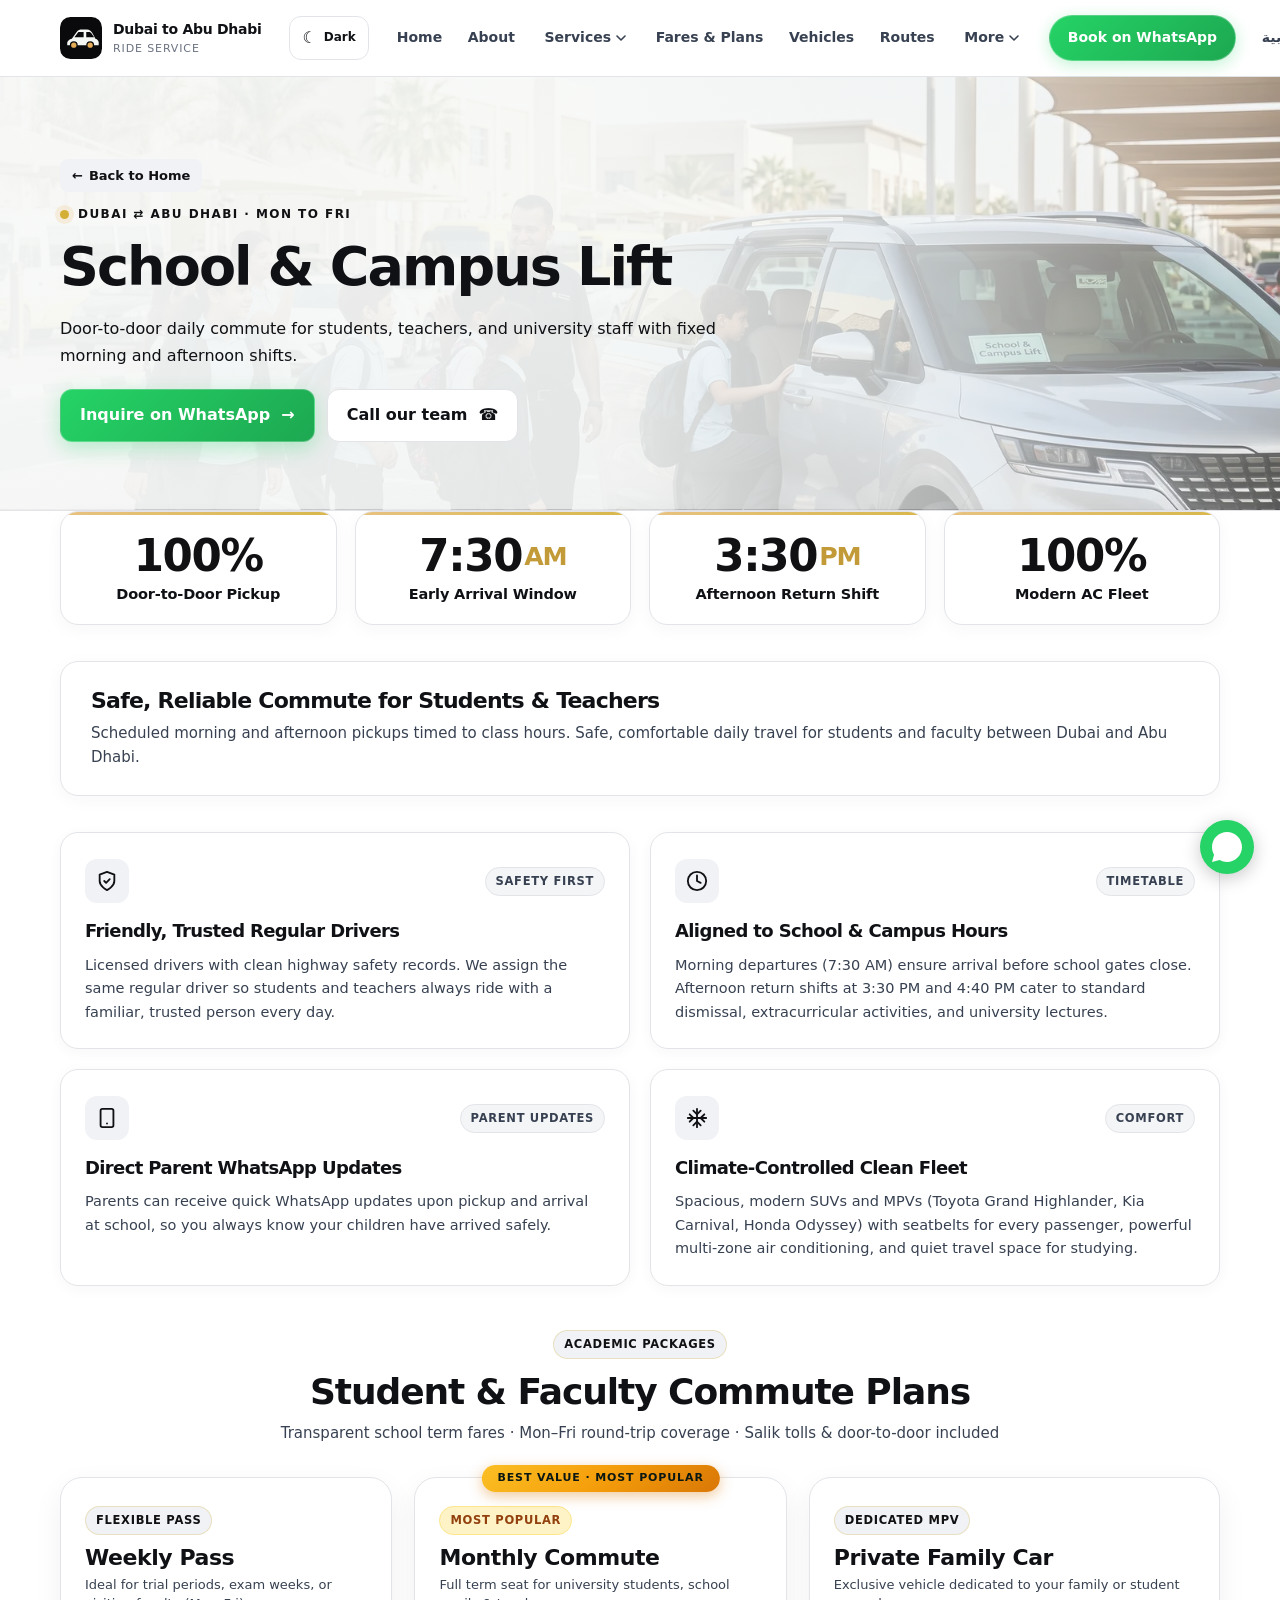
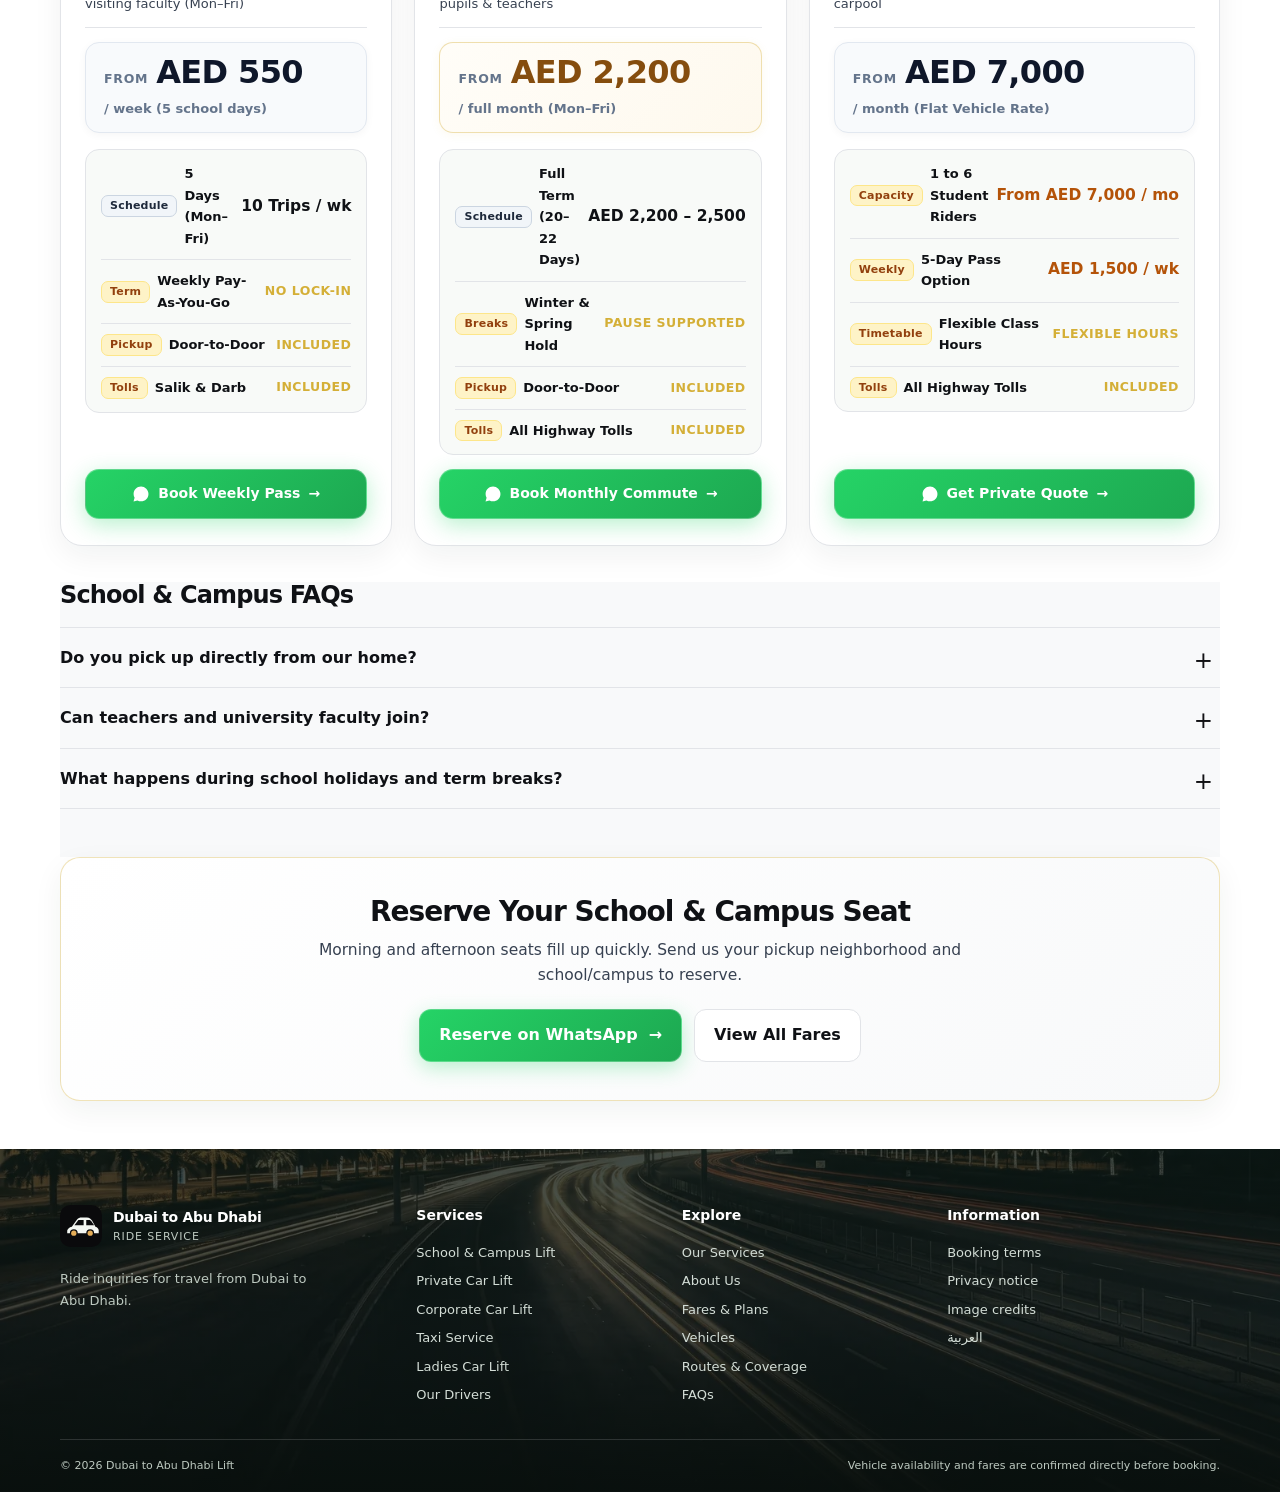
<file: school-car-lift.html>
<!DOCTYPE html>
<html lang="en">

<head>
  <meta charset="UTF-8">
  <script>
    (function () {
      try {
        var s = localStorage.getItem("ride-site-theme");
        var t = (s === "dark" || s === "light") ? s : "light";
        document.documentElement.dataset.theme = t;
      } catch (e) {
        document.documentElement.dataset.theme = "light";
      }
    })();
  </script>
  <meta name="viewport" content="width=device-width, initial-scale=1">
  <meta name="theme-color" content="#0a0a0c">
  <title>School &amp; Campus Lift Dubai to Abu Dhabi | Student &amp; Teacher Transport</title>
  <meta name="description"
    content="Safe, punctual, door-to-door daily school and campus car lift between Dubai and Abu Dhabi. Vetted chauffeurs, AC fleet, seat belts, and real-time WhatsApp updates.">
  <link rel="canonical" href="https://dubaitoabudhabilift.com/school-car-lift.html">
  <meta property="og:title" content="School &amp; Campus Lift Dubai to Abu Dhabi | Safe Daily Student Commute">
  <meta property="og:description"
    content="Dedicated daily door-to-door school and campus car lift along the E11 corridor with verified licensed chauffeurs.">
  <meta property="og:image" content="https://dubaitoabudhabilift.com/images/og-image.jpg">
  <meta property="og:type" content="website">
  <link rel="icon" href="images/icon.svg" type="image/svg+xml">
  <link rel="apple-touch-icon" href="images/apple-touch-icon.png">
  <link rel="stylesheet" href="css/style.css?v=29">
</head>

<body>
  <a class="skip-link" href="#main">Skip to content</a>
  <header class="site-header">
    <div class="wrap header-inner">
      <a class="brand" href="index.html" aria-label="Dubai to Abu Dhabi Lift home"><img src="images/icon.svg" width="42"
          height="42" alt=""><span><strong>Dubai to Abu Dhabi</strong><small>Ride service</small></span></a>
      <button class="theme-toggle" type="button" aria-label="Switch to dark mode" aria-pressed="false"
        title="Switch to dark mode"><span data-theme-icon aria-hidden="true">☾</span><span
          data-theme-label>Dark</span></button>
      <button class="menu-toggle" type="button" aria-label="Open navigation" aria-expanded="false"
        aria-controls="main-nav"><span></span><span></span><span></span></button>
      <nav id="main-nav" class="main-nav" aria-label="Main navigation">
        <a href="index.html">Home</a>
        <a href="index.html#about">About</a>
        <div class="nav-dropdown">
          <button class="nav-dropdown-toggle active" type="button" aria-expanded="false" aria-haspopup="true">
            <span>Services</span>
            <svg class="dropdown-chevron" width="10" height="6" viewBox="0 0 10 6" fill="none" aria-hidden="true">
              <path d="M1 1L5 5L9 1" stroke="currentColor" stroke-width="1.6" stroke-linecap="round"
                stroke-linejoin="round" />
            </svg>
          </button>
          <div class="nav-dropdown-menu" role="menu">
            <a href="school-car-lift.html" class="active" aria-current="page" role="menuitem">School &amp; Campus
              Lift</a>
            <a href="private-car-lift.html" role="menuitem">Private Car Lift</a>
            <a href="corporate-car-lift.html" role="menuitem">Corporate Car Lift</a>
            <a href="taxi-service.html" role="menuitem">Taxi Service</a>
            <a href="ladies-car-lift.html" role="menuitem">Ladies Car Lift</a>
          </div>
        </div>
        <a href="index.html#fares">Fares &amp; Plans</a>
        <a href="index.html#vehicles">Vehicles</a>
        <a href="index.html#routes">Routes</a>
        <div class="nav-dropdown">
          <button class="nav-dropdown-toggle" type="button" aria-expanded="false" aria-haspopup="true">
            <span>More</span>
            <svg class="dropdown-chevron" width="10" height="6" viewBox="0 0 10 6" fill="none" aria-hidden="true">
              <path d="M1 1L5 5L9 1" stroke="currentColor" stroke-width="1.6" stroke-linecap="round"
                stroke-linejoin="round" />
            </svg>
          </button>
          <div class="nav-dropdown-menu" role="menu">
            <a href="drivers.html" role="menuitem">Our Drivers &amp; Standards</a>
            <a href="index.html#faq" role="menuitem">FAQs</a>
          </div>
        </div>
        <a class="nav-cta" href="#" data-whatsapp
          data-message="Hello, I would like to inquire about the School Car Lift service from Dubai to Abu Dhabi.">Book
          on WhatsApp</a>
        <a href="ar.html" lang="ar" dir="rtl" class="lang-switch">العربية</a>
      </nav>
    </div>
  </header>

  <main id="main">
    <section class="page-hero school-hero">
      <div class="wrap">
        <div class="hero-copy">
          <a href="index.html" class="service-back-home"><span aria-hidden="true">←</span> Back to Home</a>
          <p class="eyebrow"><span class="eyebrow-dot"></span> Dubai ⇄ Abu Dhabi · Mon to Fri</p>
          <h1>School &amp; Campus Lift</h1>
          <p>Door-to-door daily commute for students, teachers, and university staff with fixed morning and afternoon
            shifts.</p>
          <div class="hero-actions" style="margin-top: 20px;">
            <a class="button button-primary" href="#" data-whatsapp
              data-message="Hello, I would like to book a School &amp; Campus Lift between Dubai and Abu Dhabi. Please share route availability and rates.">Inquire
              on WhatsApp <span aria-hidden="true">→</span></a>
            <button class="button button-secondary call-button" type="button" data-call-now>Call our team <span
                aria-hidden="true">☎</span></button>
          </div>
        </div>
      </div>
    </section>

    <article class="wrap">
      <!-- Key Safety & Service Metrics -->
      <div class="stats-counter-strip" style="margin-bottom: 36px;" aria-label="Key school transport features">
        <div class="stat-counter-card">
          <div class="stat-counter-number">100%</div>
          <div class="stat-counter-title">Door-to-Door Pickup</div>
        </div>
        <div class="stat-counter-card">
          <div class="stat-counter-number">7:30 <sup>AM</sup></div>
          <div class="stat-counter-title">Early Arrival Window</div>
        </div>
        <div class="stat-counter-card">
          <div class="stat-counter-number">3:30 <sup>PM</sup></div>
          <div class="stat-counter-title">Afternoon Return Shift</div>
        </div>
        <div class="stat-counter-card">
          <div class="stat-counter-number">100%</div>
          <div class="stat-counter-title">Modern AC Fleet</div>
        </div>
      </div>

      <!-- Overview Banner -->
      <div class="drivers-intro-banner">
        <div class="drivers-intro-text">
          <h2>Safe, Reliable Commute for Students &amp; Teachers</h2>
          <p>Scheduled morning and afternoon pickups timed to class hours. Safe, comfortable daily travel for students and faculty between Dubai and Abu Dhabi.</p>
        </div>
      </div>

      <!-- Core Features Grid -->
      <div class="driver-standards-grid">
        <div class="driver-card">
          <div class="driver-card-header">
            <div class="driver-icon-box" aria-hidden="true"><svg width="22" height="22" viewBox="0 0 24 24" fill="none" stroke="currentColor" stroke-width="2" stroke-linecap="round" stroke-linejoin="round"><path d="M12 22s8-4 8-10V5l-8-3-8 3v7c0 6 8 10 8 10z"/><path d="m9 12 2 2 4-4"/></svg></div>
            <span class="driver-pillar-pill">Safety First</span>
          </div>
          <h3>Friendly, Trusted Regular Drivers</h3>
          <p>Licensed drivers with clean highway safety records. We assign the same regular driver so students and teachers always ride with a familiar, trusted person every day.</p>
        </div>

        <div class="driver-card">
          <div class="driver-card-header">
            <div class="driver-icon-box" aria-hidden="true"><svg width="22" height="22" viewBox="0 0 24 24" fill="none" stroke="currentColor" stroke-width="2" stroke-linecap="round" stroke-linejoin="round"><circle cx="12" cy="12" r="10"/><polyline points="12 6 12 12 16 14"/></svg></div>
            <span class="driver-pillar-pill">Timetable</span>
          </div>
          <h3>Aligned to School &amp; Campus Hours</h3>
          <p>Morning departures (7:30 AM) ensure arrival before school gates close. Afternoon return shifts at 3:30 PM
            and 4:40 PM cater to standard dismissal, extracurricular activities, and university lectures.</p>
        </div>

        <div class="driver-card">
          <div class="driver-card-header">
            <div class="driver-icon-box" aria-hidden="true"><svg width="22" height="22" viewBox="0 0 24 24" fill="none" stroke="currentColor" stroke-width="2" stroke-linecap="round" stroke-linejoin="round"><rect x="5" y="2" width="14" height="20" rx="2" ry="2"/><line x1="12" y1="18" x2="12.01" y2="18"/></svg></div>
            <span class="driver-pillar-pill">Parent Updates</span>
          </div>
          <h3>Direct Parent WhatsApp Updates</h3>
          <p>Parents can receive quick WhatsApp updates upon pickup and arrival at school, so you always know your children have arrived safely.</p>
        </div>

        <div class="driver-card">
          <div class="driver-card-header">
            <div class="driver-icon-box" aria-hidden="true"><svg width="22" height="22" viewBox="0 0 24 24" fill="none" stroke="currentColor" stroke-width="2" stroke-linecap="round" stroke-linejoin="round"><line x1="2" y1="12" x2="22" y2="12"/><line x1="12" y1="2" x2="12" y2="22"/><path d="m20 16-4-4 4-4"/><path d="m4 8 4 4-4 4"/><path d="m16 4-4 4-4-4"/><path d="m8 20 4-4 4 4"/></svg></div>
            <span class="driver-pillar-pill">Comfort</span>
          </div>
          <h3>Climate-Controlled Clean Fleet</h3>
          <p>Spacious, modern SUVs and MPVs (Toyota Grand Highlander, Kia Carnival, Honda Odyssey) with seatbelts for every passenger, powerful multi-zone air conditioning, and quiet travel space for studying.</p>
        </div>
      </div>

      <!-- Student & Teacher Packages Section -->
      <section class="service-pricing-section" aria-labelledby="school-pricing-heading">
        <div class="service-pricing-header">
          <span class="plan-badge">Academic Packages</span>
          <h2 id="school-pricing-heading">Student &amp; Faculty Commute Plans</h2>
          <p>Transparent school term fares · Mon–Fri round-trip coverage · Salik tolls &amp; door-to-door included</p>
        </div>

        <div class="commute-plans-grid">
          <!-- Plan 1: Weekly Term Pass -->
          <article class="plan-overview-card">
            <div class="plan-header">
              <span class="plan-badge">Flexible Pass</span>
              <h3 class="plan-title">Weekly Pass</h3>
              <p class="plan-subtitle">Ideal for trial periods, exam weeks, or visiting faculty (Mon–Fri)</p>
            </div>
            <div class="plan-price-hero">
              <span class="plan-price-from">From</span>
              <span class="plan-price-main">AED 550</span>
              <span class="plan-price-period">/ week (5 school days)</span>
            </div>
            <div class="plan-rates-box">
              <div class="plan-rate-row">
                <span class="plan-rate-type"><span class="rate-badge rate-shared">Schedule</span> 5 Days
                  (Mon–Fri)</span>
                <span class="plan-rate-price">10 Trips / wk</span>
              </div>
              <div class="plan-rate-row">
                <span class="plan-rate-type"><span class="rate-badge rate-perk">Term</span> Weekly
                  Pay-As-You-Go</span>
                <span class="plan-rate-price plan-included">No Lock-In</span>
              </div>
              <div class="plan-rate-row">
                <span class="plan-rate-type"><span class="rate-badge rate-perk">Pickup</span> Door-to-Door</span>
                <span class="plan-rate-price plan-included">Included</span>
              </div>
              <div class="plan-rate-row">
                <span class="plan-rate-type"><span class="rate-badge rate-perk">Tolls</span> Salik &amp; Darb</span>
                <span class="plan-rate-price plan-included">Included</span>
              </div>
            </div>
            <div class="plan-action">
              <a class="button button-primary plan-cta-btn" href="#" data-whatsapp
                data-message="Hello, I would like to book the Weekly School/Campus Pass (Dubai to Abu Dhabi). Pickup: [Area], School/Campus: [Name].">
                <svg class="wa-btn-icon" viewBox="0 0 24 24" width="18" height="18" aria-hidden="true">
                  <path fill="currentColor"
                    d="M12.04 2c-5.46 0-9.91 4.45-9.91 9.91 0 1.75.46 3.45 1.32 4.95L2.05 22l5.25-1.38c1.45.79 3.08 1.21 4.74 1.21 5.46 0 9.91-4.45 9.91-9.91 0-2.65-1.03-5.14-2.9-7.01A9.816 9.816 0 0 0 12.04 2z" />
                </svg>
                <span>Book Weekly Pass</span>
                <span aria-hidden="true">→</span>
              </a>
            </div>
          </article>

          <!-- Plan 2: Shared Monthly Commute (FEATURED) -->
          <article class="plan-overview-card plan-featured">
            <div class="plan-border-beam" aria-hidden="true"></div>
            <div class="plan-header">
              <span class="plan-badge">Most Popular</span>
              <h3 class="plan-title">Monthly Commute</h3>
              <p class="plan-subtitle">Full term seat for university students, school pupils &amp; teachers</p>
            </div>
            <div class="plan-price-hero">
              <span class="plan-price-from">From</span>
              <span class="plan-price-main">AED 2,200</span>
              <span class="plan-price-period">/ full month (Mon–Fri)</span>
            </div>
            <div class="plan-rates-box">
              <div class="plan-rate-row">
                <span class="plan-rate-type"><span class="rate-badge rate-shared">Schedule</span> Full Term (20–22
                  Days)</span>
                <span class="plan-rate-price">AED 2,200 – 2,500</span>
              </div>
              <div class="plan-rate-row">
                <span class="plan-rate-type"><span class="rate-badge rate-perk">Breaks</span> Winter &amp; Spring
                  Hold</span>
                <span class="plan-rate-price plan-included">Pause Supported</span>
              </div>
              <div class="plan-rate-row">
                <span class="plan-rate-type"><span class="rate-badge rate-perk">Pickup</span> Door-to-Door</span>
                <span class="plan-rate-price plan-included">Included</span>
              </div>
              <div class="plan-rate-row">
                <span class="plan-rate-type"><span class="rate-badge rate-perk">Tolls</span> All Highway
                  Tolls</span>
                <span class="plan-rate-price plan-included">Included</span>
              </div>
            </div>
            <div class="plan-action">
              <a class="button button-primary plan-cta-btn" href="#" data-whatsapp
                data-message="Hello, I would like to book the Monthly School/Campus Commute (Dubai to Abu Dhabi). Pickup: [Area], School/Campus: [Name].">
                <svg class="wa-btn-icon" viewBox="0 0 24 24" width="18" height="18" aria-hidden="true">
                  <path fill="currentColor"
                    d="M12.04 2c-5.46 0-9.91 4.45-9.91 9.91 0 1.75.46 3.45 1.32 4.95L2.05 22l5.25-1.38c1.45.79 3.08 1.21 4.74 1.21 5.46 0 9.91-4.45 9.91-9.91 0-2.65-1.03-5.14-2.9-7.01A9.816 9.816 0 0 0 12.04 2z" />
                </svg>
                <span>Book Monthly Commute</span>
                <span aria-hidden="true">→</span>
              </a>
            </div>
          </article>

          <!-- Plan 3: Private Dedicated Family / Student Car -->
          <article class="plan-overview-card">
            <div class="plan-header">
              <span class="plan-badge">Dedicated MPV</span>
              <h3 class="plan-title">Private Family Car</h3>
              <p class="plan-subtitle">Exclusive vehicle dedicated to your family or student carpool</p>
            </div>
            <div class="plan-price-hero">
              <span class="plan-price-from">From</span>
              <span class="plan-price-main">AED 7,000</span>
              <span class="plan-price-period">/ month (Flat Vehicle Rate)</span>
            </div>
            <div class="plan-rates-box">
              <div class="plan-rate-row">
                <span class="plan-rate-type"><span class="rate-badge rate-private">Capacity</span> 1 to 6 Student
                  Riders</span>
                <span class="plan-rate-price">From AED 7,000 / mo</span>
              </div>
              <div class="plan-rate-row">
                <span class="plan-rate-type"><span class="rate-badge rate-private">Weekly</span> 5-Day Pass
                  Option</span>
                <span class="plan-rate-price">AED 1,500 / wk</span>
              </div>
              <div class="plan-rate-row">
                <span class="plan-rate-type"><span class="rate-badge rate-perk">Timetable</span> Flexible Class
                  Hours</span>
                <span class="plan-rate-price plan-included">Flexible Hours</span>
              </div>
              <div class="plan-rate-row">
                <span class="plan-rate-type"><span class="rate-badge rate-perk">Tolls</span> All Highway
                  Tolls</span>
                <span class="plan-rate-price plan-included">Included</span>
              </div>
            </div>
            <div class="plan-action">
              <a class="button button-primary plan-cta-btn" href="#" data-whatsapp
                data-message="Hello, I would like to inquire about a Private Dedicated Student/Family Car (Dubai to Abu Dhabi). Pickup: [Area], School/Campus: [Name].">
                <svg class="wa-btn-icon" viewBox="0 0 24 24" width="18" height="18" aria-hidden="true">
                  <path fill="currentColor"
                    d="M12.04 2c-5.46 0-9.91 4.45-9.91 9.91 0 1.75.46 3.45 1.32 4.95L2.05 22l5.25-1.38c1.45.79 3.08 1.21 4.74 1.21 5.46 0 9.91-4.45 9.91-9.91 0-2.65-1.03-5.14-2.9-7.01A9.816 9.816 0 0 0 12.04 2z" />
                </svg>
                <span>Get Private Quote</span>
                <span aria-hidden="true">→</span>
              </a>
            </div>
          </article>
        </div>
      </section>

      <!-- Service Specific FAQs -->
      <div class="faq-section" style="padding: 0 0 48px;">
        <h2 style="font-size: 24px; margin-bottom: 18px;">School &amp; Campus FAQs</h2>
        <div class="faq-list">
          <details>
            <summary>Do you pick up directly from our home?</summary>
            <p>Yes. We offer door-to-door pickups across major Dubai residential hubs (Dubai Marina, JLT, Al Barsha,
              Downtown, Business Bay, Silicon Oasis, JVC, and more) and drop off right at the school or university gate
              in Abu Dhabi (ADGM, Corniche, Khalifa City, Al Reem Island, Zayed City).</p>
          </details>
          <details>
            <summary>Can teachers and university faculty join?</summary>
            <p>Absolutely. Many international school teachers and university professors living in Dubai and teaching in
              Abu Dhabi rely on our daily morning (7:30 AM) and evening return (3:30 PM &amp; 4:40 PM) shifts to commute
              without the stress of daily highway driving.</p>
          </details>
          <details>
            <summary>What happens during school holidays and term breaks?</summary>
            <p>Our monthly packages can be adjusted or paused with advance notice for scheduled winter, spring, and
              summer academic term breaks.</p>
          </details>
        </div>
      </div>

      <!-- CTA Banner -->
      <div class="driver-cta-card">
        <h2>Reserve Your School &amp; Campus Seat</h2>
        <p>Morning and afternoon seats fill up quickly. Send us your pickup neighborhood and school/campus to reserve.
        </p>
        <div class="driver-cta-actions">
          <a class="button button-primary" href="#" data-whatsapp
            data-message="Hello, I would like to reserve a seat for the School &amp; Campus Lift between Dubai and Abu Dhabi. My pickup is: [Area] and destination is: [School/Campus].">Reserve
            on WhatsApp <span aria-hidden="true">→</span></a>
          <a class="button button-secondary" href="index.html#fares">View All Fares</a>
        </div>
      </div>
    </article>
  </main>

  <footer class="site-footer">
    <div class="wrap footer-main">
      <div class="footer-brand"><a class="brand" href="index.html"><img src="images/icon.svg" width="38" height="38"
            alt=""><span><strong>Dubai to Abu Dhabi</strong><small>Ride service</small></span></a>
        <p>Ride inquiries for travel from Dubai to Abu Dhabi.</p>
      </div>
      <div>
        <h2>Services</h2><a href="school-car-lift.html">School &amp; Campus Lift</a><a
          href="private-car-lift.html">Private Car Lift</a><a href="corporate-car-lift.html">Corporate Car Lift</a><a
          href="taxi-service.html">Taxi Service</a><a href="ladies-car-lift.html">Ladies Car Lift</a><a
          href="drivers.html">Our Drivers</a>
      </div>
      <div>
        <h2>Explore</h2><a href="index.html#services">Our Services</a><a href="index.html#about">About Us</a><a href="index.html#fares">Fares &amp; Plans</a><a
          href="index.html#vehicles">Vehicles</a><a href="index.html#routes">Routes &amp; Coverage</a><a
          href="index.html#faq">FAQs</a>
      </div>
      <div>
        <h2>Information</h2><a href="legal.html">Booking terms</a><a href="privacy.html">Privacy notice</a><a
          href="image-credits.html">Image credits</a><a href="ar.html" lang="ar" dir="rtl">العربية</a>
      </div>
    </div>
    <div class="wrap footer-bottom"><span>© <span id="year"></span> Dubai to Abu Dhabi Lift</span><span>Vehicle
        availability and fares are confirmed directly before booking.</span></div>
  </footer>
  <!-- Floating WhatsApp Quick Connect Button -->
  <a class="floating-whatsapp" href="#" data-whatsapp
    data-message="Hello, I would like to inquire about the School &amp; Campus Lift between Dubai and Abu Dhabi."
    aria-label="Chat with us on WhatsApp" title="Chat on WhatsApp">
    <span class="floating-whatsapp-tooltip">Chat with us</span>
    <svg class="floating-whatsapp-icon" viewBox="0 0 32 32" width="36" height="36" aria-hidden="true">
      <path fill="#ffffff"
        d="M16 2.667C8.636 2.667 2.667 8.636 2.667 16c0 2.473.673 4.792 1.846 6.782L2.667 29.333l6.732-1.766A13.27 13.27 0 0 0 16 29.333c7.364 0 13.333-5.969 13.333-13.333S23.364 2.667 16 2.667z" />
      <path fill="currentColor"
        d="M22.5 19.385c-.328-.164-1.942-.958-2.242-1.068-.3-.11-.519-.164-.738.164-.219.328-.847 1.068-1.038 1.287-.191.219-.383.246-.711.082-.328-.164-1.385-.51-2.639-1.628-.975-.87-1.634-1.945-1.825-2.273-.191-.328-.02-.505.143-.669.148-.148.328-.383.492-.574.164-.191.219-.328.328-.547.11-.219.055-.41-.027-.574-.082-.164-.738-1.777-1.011-2.433-.266-.64-.536-.552-.738-.562h-.629c-.219 0-.574.082-.874.41-.3.328-1.148 1.12-1.148 2.733 0 1.613 1.175 3.17 1.339 3.389.164.219 2.31 3.526 5.596 4.944.781.338 1.393.54 1.869.692.786.25 1.501.215 2.067.13.631-.094 1.942-.793 2.215-1.558.273-.765.273-1.421.191-1.558-.082-.137-.301-.219-.629-.383z" />
    </svg>
    <span class="floating-whatsapp-pulse" aria-hidden="true"></span>
  </a>

  <script src="js/config.js?v=29" defer></script>
  <script src="js/main.js?v=29" defer></script>
</body>

</html>
</file>
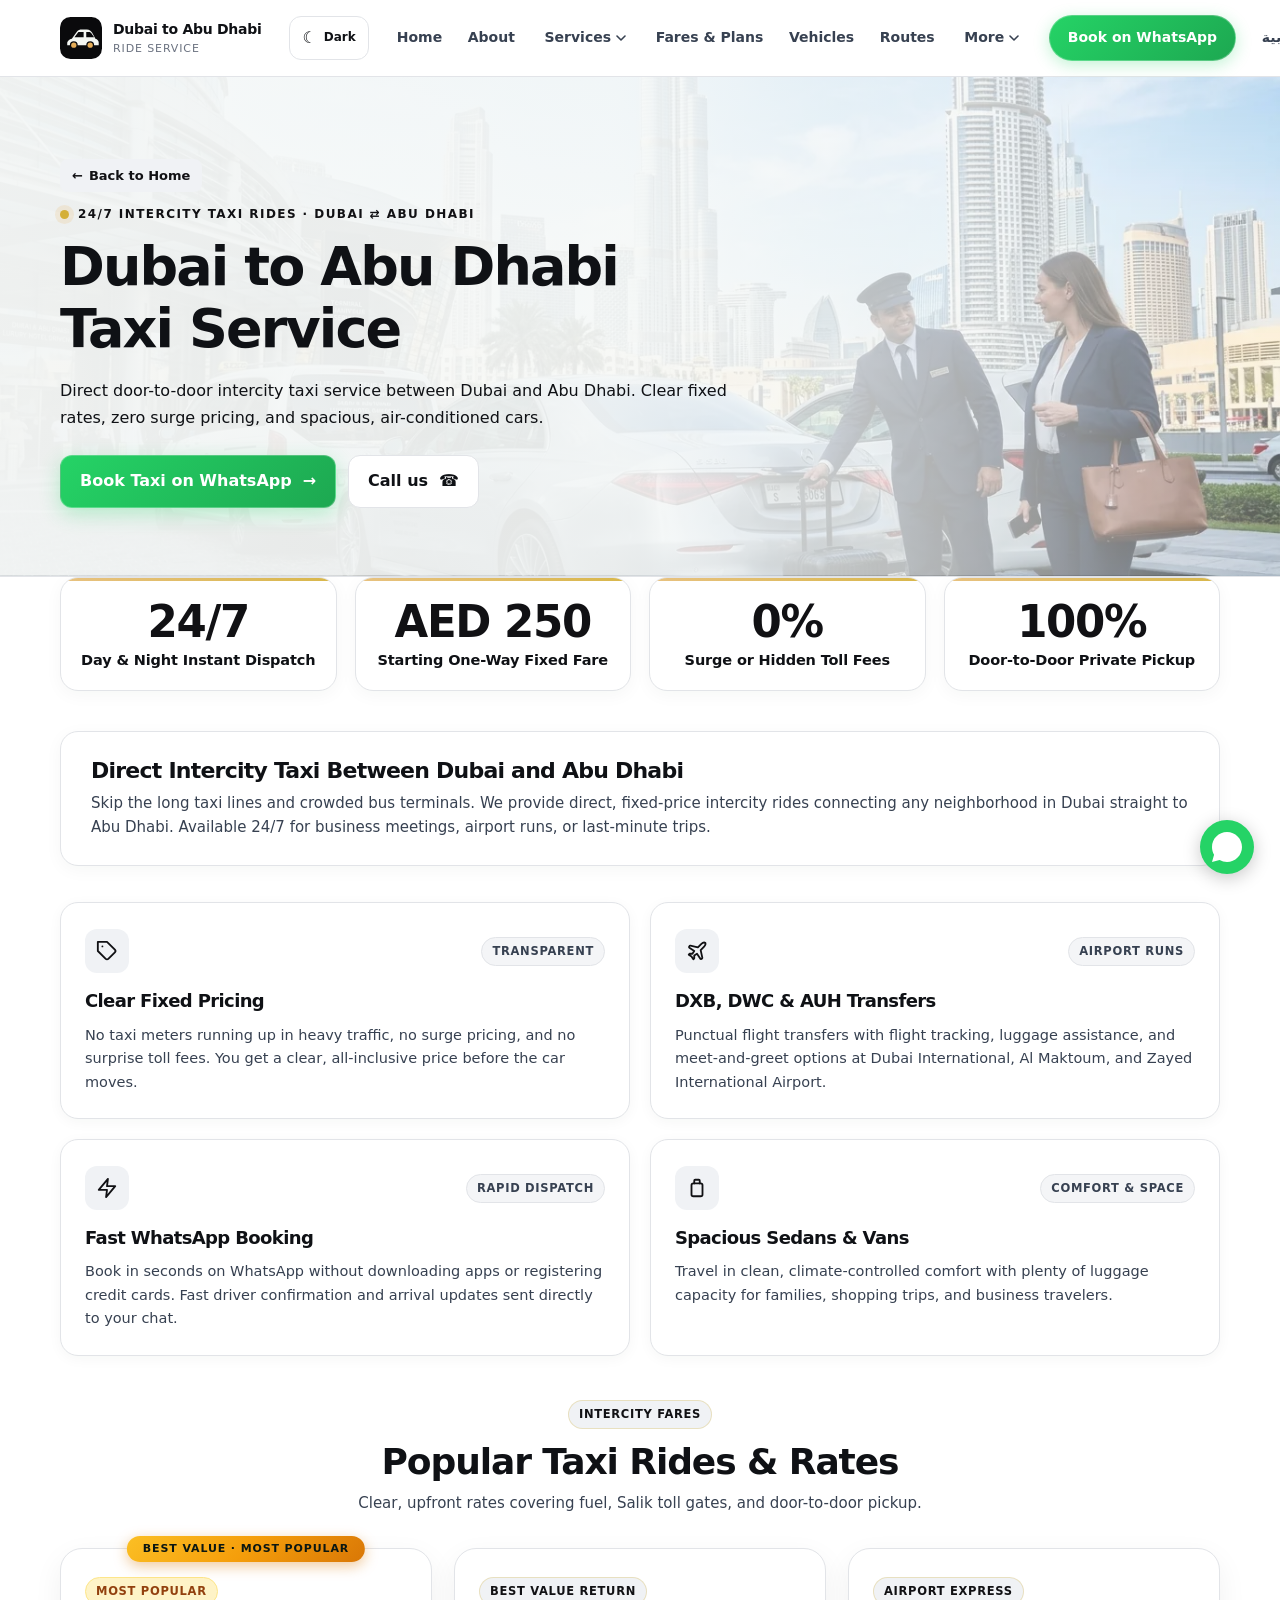
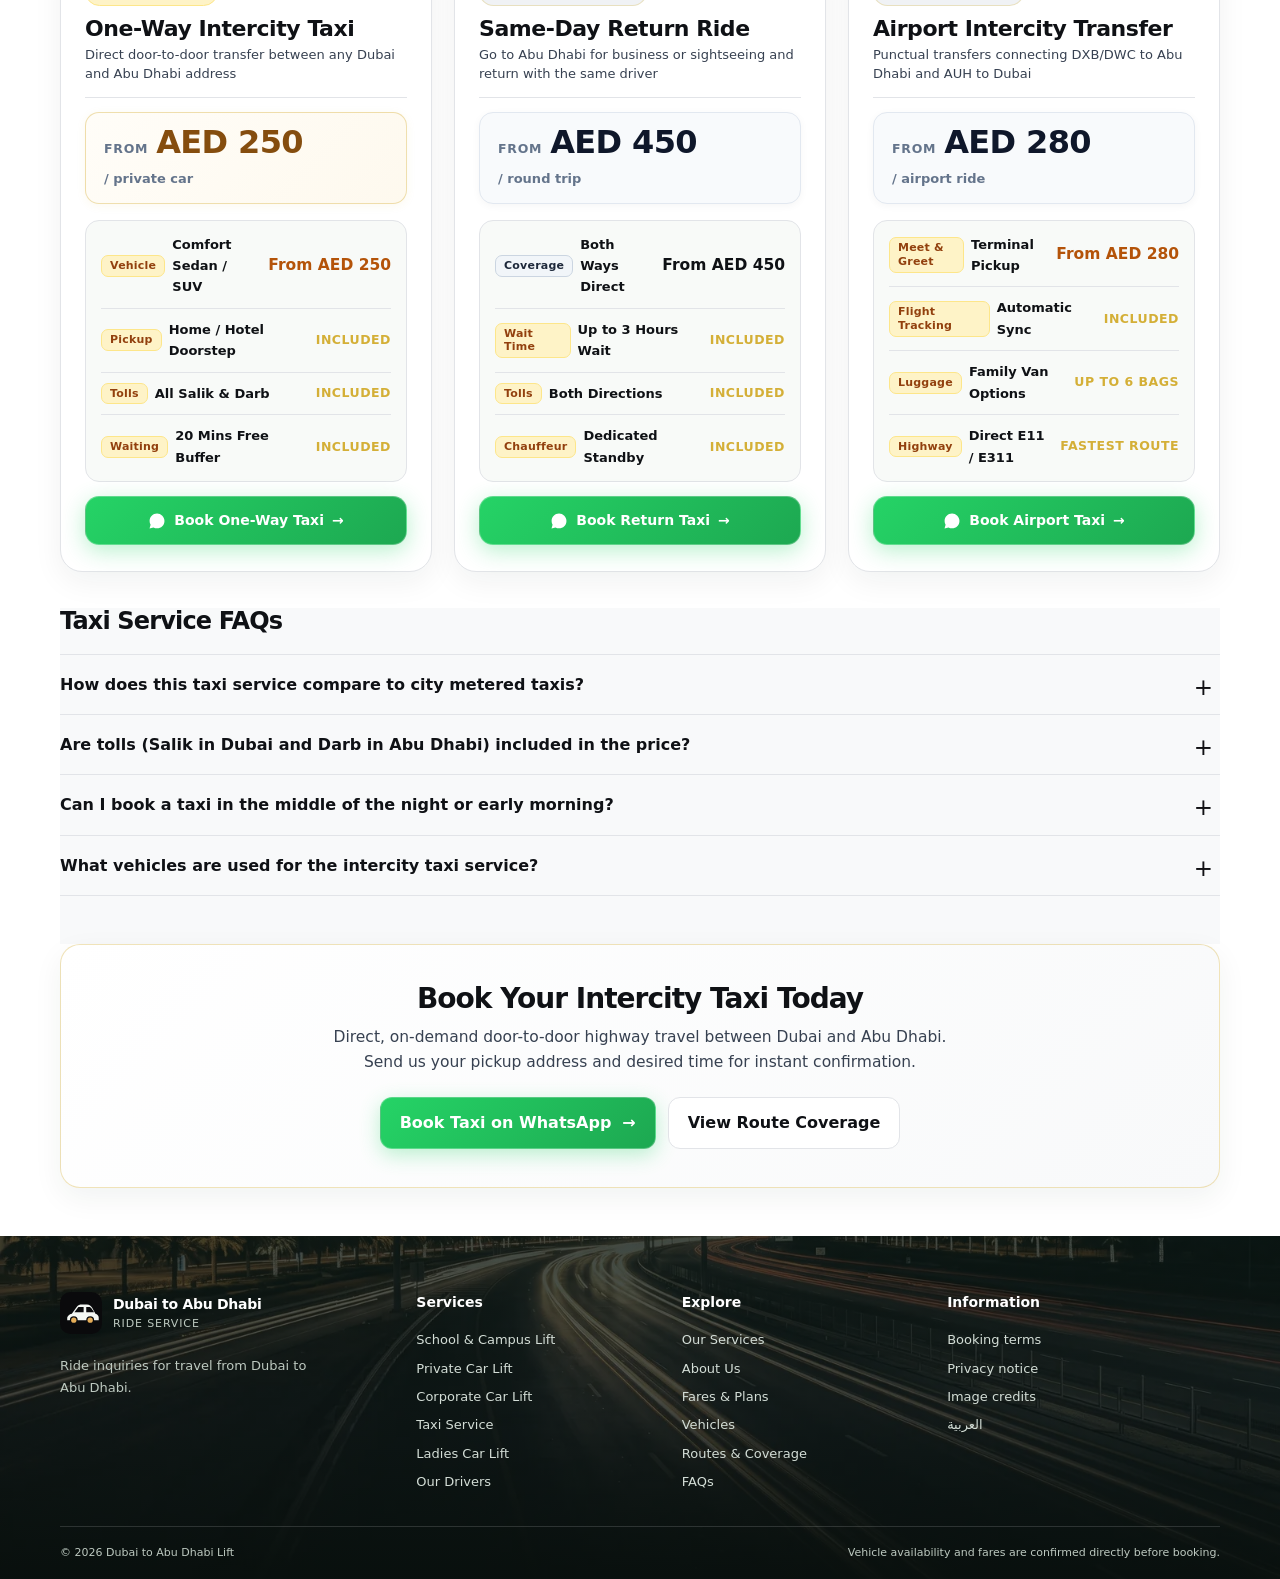
<file: taxi-service.html>
<!DOCTYPE html>
<html lang="en">

<head>
  <meta charset="UTF-8">
  <script>
    (function () {
      try {
        var s = localStorage.getItem("ride-site-theme");
        var t = (s === "dark" || s === "light") ? s : "light";
        document.documentElement.dataset.theme = t;
      } catch (e) {
        document.documentElement.dataset.theme = "light";
      }
    })();
  </script>
  <meta name="viewport" content="width=device-width, initial-scale=1">
  <meta name="theme-color" content="#0a0a0c">
  <title>Dubai to Abu Dhabi Taxi Service | Direct Intercity Cab &amp; Chauffeur</title>
  <meta name="description"
    content="Reliable, fixed-rate intercity taxi service between Dubai and Abu Dhabi. 24/7 door-to-door pickups, airport transfers (DXB, AUH, DWC), zero surge pricing, and premium AC sedans and SUVs.">
  <link rel="canonical" href="https://dubaitoabudhabilift.com/taxi-service.html">
  <meta property="og:title" content="Dubai to Abu Dhabi Taxi Service | Fast &amp; Fixed-Rate Intercity Cab">
  <meta property="og:description"
    content="Book private intercity taxis between Dubai and Abu Dhabi. 24/7 instant WhatsApp dispatch, fixed transparent fares, airport transfers, and door-to-door comfort.">
  <meta property="og:image" content="https://dubaitoabudhabilift.com/images/og-image.jpg">
  <meta property="og:type" content="website">
  <link rel="icon" href="images/icon.svg" type="image/svg+xml">
  <link rel="apple-touch-icon" href="images/apple-touch-icon.png">
  <link rel="stylesheet" href="css/style.css?v=29">
</head>

<body>
  <a class="skip-link" href="#main">Skip to content</a>
  <header class="site-header">
    <div class="wrap header-inner">
      <a class="brand" href="index.html" aria-label="Dubai to Abu Dhabi Lift home"><img src="images/icon.svg" width="42"
          height="42" alt=""><span><strong>Dubai to Abu Dhabi</strong><small>Ride service</small></span></a>
      <button class="theme-toggle" type="button" aria-label="Switch to dark mode" aria-pressed="false"
        title="Switch to dark mode"><span data-theme-icon aria-hidden="true">☾</span><span
          data-theme-label>Dark</span></button>
      <button class="menu-toggle" type="button" aria-label="Open navigation" aria-expanded="false"
        aria-controls="main-nav"><span></span><span></span><span></span></button>
      <nav id="main-nav" class="main-nav" aria-label="Main navigation">
        <a href="index.html">Home</a>
        <a href="index.html#about">About</a>
        <div class="nav-dropdown">
          <button class="nav-dropdown-toggle active" type="button" aria-expanded="false" aria-haspopup="true">
            <span>Services</span>
            <svg class="dropdown-chevron" width="10" height="6" viewBox="0 0 10 6" fill="none" aria-hidden="true">
              <path d="M1 1L5 5L9 1" stroke="currentColor" stroke-width="1.6" stroke-linecap="round"
                stroke-linejoin="round" />
            </svg>
          </button>
          <div class="nav-dropdown-menu" role="menu">
            <a href="school-car-lift.html" role="menuitem">School &amp; Campus Lift</a>
            <a href="private-car-lift.html" role="menuitem">Private Car Lift</a>
            <a href="corporate-car-lift.html" role="menuitem">Corporate Car Lift</a>
            <a href="taxi-service.html" class="active" aria-current="page" role="menuitem">Taxi Service</a>
            <a href="ladies-car-lift.html" role="menuitem">Ladies Car Lift</a>
          </div>
        </div>
        <a href="index.html#fares">Fares &amp; Plans</a>
        <a href="index.html#vehicles">Vehicles</a>
        <a href="index.html#routes">Routes</a>
        <div class="nav-dropdown">
          <button class="nav-dropdown-toggle" type="button" aria-expanded="false" aria-haspopup="true">
            <span>More</span>
            <svg class="dropdown-chevron" width="10" height="6" viewBox="0 0 10 6" fill="none" aria-hidden="true">
              <path d="M1 1L5 5L9 1" stroke="currentColor" stroke-width="1.6" stroke-linecap="round"
                stroke-linejoin="round" />
            </svg>
          </button>
          <div class="nav-dropdown-menu" role="menu">
            <a href="drivers.html" role="menuitem">Our Drivers &amp; Standards</a>
            <a href="index.html#faq" role="menuitem">FAQs</a>
          </div>
        </div>
        <a class="nav-cta" href="#" data-whatsapp
          data-message="Hello, I would like to book a Taxi Service from Dubai to Abu Dhabi. Please confirm availability and fare.">Book
          on WhatsApp</a>
        <a href="ar.html" lang="ar" dir="rtl" class="lang-switch">العربية</a>
      </nav>
    </div>
  </header>

  <main id="main">
    <section class="page-hero taxi-hero">
      <div class="wrap">
        <div class="hero-copy">
          <a href="index.html" class="service-back-home"><span aria-hidden="true">←</span> Back to Home</a>
          <p class="eyebrow"><span class="eyebrow-dot"></span> 24/7 Intercity Taxi Rides · Dubai ⇄ Abu Dhabi</p>
          <h1>Dubai to Abu Dhabi Taxi Service</h1>
          <p>Direct door-to-door intercity taxi service between Dubai and Abu Dhabi. Clear fixed rates, zero surge pricing, and spacious, air-conditioned cars.</p>
          <div class="hero-actions" style="margin-top: 24px;">
            <a class="button button-primary" href="#" data-whatsapp
              data-message="Hello, I need an intercity taxi between Dubai and Abu Dhabi. Pickup location: [Area], Destination: [Area], Date/Time: [Time]. Please confirm rate.">Book
              Taxi on WhatsApp <span aria-hidden="true">→</span></a>
            <button class="button button-secondary call-button" type="button" data-call-now>Call us <span
                aria-hidden="true">☎</span></button>
          </div>
        </div>
      </div>
    </section>

    <article class="wrap">
      <!-- Taxi Metrics Strip -->
      <div class="stats-counter-strip" style="margin-bottom: 40px;" aria-label="Taxi service highlights">
        <div class="stat-counter-card">
          <div class="stat-counter-number">24/7</div>
          <div class="stat-counter-title">Day &amp; Night Instant Dispatch</div>
        </div>
        <div class="stat-counter-card">
          <div class="stat-counter-number">AED 250</div>
          <div class="stat-counter-title">Starting One-Way Fixed Fare</div>
        </div>
        <div class="stat-counter-card">
          <div class="stat-counter-number">0%</div>
          <div class="stat-counter-title">Surge or Hidden Toll Fees</div>
        </div>
        <div class="stat-counter-card">
          <div class="stat-counter-number">100%</div>
          <div class="stat-counter-title">Door-to-Door Private Pickup</div>
        </div>
      </div>

      <!-- Intro Banner -->
      <div class="drivers-intro-banner">
        <div class="drivers-intro-text">
          <h2>Direct Intercity Taxi Between Dubai and Abu Dhabi</h2>
        <p>Skip the long taxi lines and crowded bus terminals. We provide direct, fixed-price intercity rides connecting any neighborhood in Dubai straight to Abu Dhabi. Available 24/7 for business meetings, airport runs, or last-minute trips.</p>
        </div>
      </div>

      <!-- Taxi Value Pillars Grid -->
      <div class="driver-standards-grid">
        <div class="driver-card">
          <div class="driver-card-header">
            <div class="driver-icon-box" aria-hidden="true"><svg width="22" height="22" viewBox="0 0 24 24" fill="none" stroke="currentColor" stroke-width="2" stroke-linecap="round" stroke-linejoin="round"><path d="M20.59 13.41l-7.17 7.17a2 2 0 0 1-2.83 0L2 12V2h10l8.59 8.59a2 2 0 0 1 0 2.82z"/><line x1="7" y1="7" x2="7.01" y2="7"/></svg></div>
            <span class="driver-pillar-pill">Transparent</span>
          </div>
          <h3>Clear Fixed Pricing</h3>
        <p>No taxi meters running up in heavy traffic, no surge pricing, and no surprise toll fees. You get a clear, all-inclusive price before the car moves.</p>
        </div>

        <div class="driver-card">
          <div class="driver-card-header">
            <div class="driver-icon-box" aria-hidden="true"><svg width="22" height="22" viewBox="0 0 24 24" fill="none" stroke="currentColor" stroke-width="2" stroke-linecap="round" stroke-linejoin="round"><path d="M17.8 19.2 16 11l3.5-3.5C21 6 21.5 4 21 3c-1-.5-3 0-4.5 1.5L13 8 4.8 6.2c-.5-.1-.9.1-1.1.5l-.3.5c-.2.5-.1 1 .3 1.3L9 12l-2 3H4l-1 1 3 2 2 3 1-1v-3l3-2 3.5 5.3c.3.4.8.5 1.3.3l.5-.2c.4-.3.6-.7.5-1.2z"/></svg></div>
            <span class="driver-pillar-pill">Airport Runs</span>
          </div>
          <h3>DXB, DWC &amp; AUH Transfers</h3>
          <p>Punctual flight transfers with flight tracking, luggage assistance, and meet-and-greet options at Dubai International, Al Maktoum, and Zayed International Airport.</p>
        </div>

        <div class="driver-card">
          <div class="driver-card-header">
            <div class="driver-icon-box" aria-hidden="true"><svg width="22" height="22" viewBox="0 0 24 24" fill="none" stroke="currentColor" stroke-width="2" stroke-linecap="round" stroke-linejoin="round"><polygon points="13 2 3 14 12 14 11 22 21 10 12 10 13 2"/></svg></div>
            <span class="driver-pillar-pill">Rapid Dispatch</span>
          </div>
          <h3>Fast WhatsApp Booking</h3>
          <p>Book in seconds on WhatsApp without downloading apps or registering credit cards. Fast driver confirmation and arrival updates sent directly to your chat.</p>
        </div>

        <div class="driver-card">
          <div class="driver-card-header">
            <div class="driver-icon-box" aria-hidden="true"><svg width="22" height="22" viewBox="0 0 24 24" fill="none" stroke="currentColor" stroke-width="2" stroke-linecap="round" stroke-linejoin="round"><rect x="6" y="7" width="12" height="14" rx="2"/><path d="M9 7V4a1 1 0 0 1 1-1h4a1 1 0 0 1 1 1v3"/></svg></div>
            <span class="driver-pillar-pill">Comfort &amp; Space</span>
          </div>
          <h3>Spacious Sedans &amp; Vans</h3>
          <p>Travel in clean, climate-controlled comfort with plenty of luggage capacity for families, shopping trips, and business travelers.</p>
        </div>
      </div>

      <!-- Taxi Packages Section -->
      <section class="service-pricing-section" aria-labelledby="taxi-pricing-heading">
        <div class="service-pricing-header">
          <span class="plan-badge">Intercity Fares</span>
          <h2 id="taxi-pricing-heading">Popular Taxi Rides &amp; Rates</h2>
          <p>Clear, upfront rates covering fuel, Salik toll gates, and door-to-door pickup.</p>
        </div>

        <div class="commute-plans-grid">
          <!-- Package 1: Standard One-Way Taxi -->
          <article class="plan-overview-card plan-featured">
            <div class="plan-border-beam" aria-hidden="true"></div>
            <div class="plan-header">
              <span class="plan-badge">Most Popular</span>
              <h3 class="plan-title">One-Way Intercity Taxi</h3>
              <p class="plan-subtitle">Direct door-to-door transfer between any Dubai and Abu Dhabi address</p>
            </div>
            <div class="plan-price-hero">
              <span class="plan-price-from">From</span>
              <span class="plan-price-main">AED 250</span>
              <span class="plan-price-period">/ private car</span>
            </div>
            <div class="plan-rates-box">
              <div class="plan-rate-row">
                <span class="plan-rate-type"><span class="rate-badge rate-private">Vehicle</span> Comfort Sedan / SUV</span>
                <span class="plan-rate-price">From AED 250</span>
              </div>
              <div class="plan-rate-row">
                <span class="plan-rate-type"><span class="rate-badge rate-perk">Pickup</span> Home / Hotel Doorstep</span>
                <span class="plan-rate-price plan-included">Included</span>
              </div>
              <div class="plan-rate-row">
                <span class="plan-rate-type"><span class="rate-badge rate-perk">Tolls</span> All Salik &amp; Darb</span>
                <span class="plan-rate-price plan-included">Included</span>
              </div>
              <div class="plan-rate-row">
                <span class="plan-rate-type"><span class="rate-badge rate-perk">Waiting</span> 20 Mins Free Buffer</span>
                <span class="plan-rate-price plan-included">Included</span>
              </div>
            </div>
            <div class="plan-action">
              <a class="button button-primary plan-cta-btn" href="#" data-whatsapp
                data-message="Hello, I would like to book a One-Way Intercity Taxi from Dubai to Abu Dhabi. Pickup: [Location], Drop-off: [Location], Date &amp; Time: [Time].">
                <svg class="wa-btn-icon" viewBox="0 0 24 24" width="18" height="18" aria-hidden="true">
                  <path fill="currentColor"
                    d="M12.04 2c-5.46 0-9.91 4.45-9.91 9.91 0 1.75.46 3.45 1.32 4.95L2.05 22l5.25-1.38c1.45.79 3.08 1.21 4.74 1.21 5.46 0 9.91-4.45 9.91-9.91 0-2.65-1.03-5.14-2.9-7.01A9.816 9.816 0 0 0 12.04 2z" />
                </svg>
                <span>Book One-Way Taxi</span>
                <span aria-hidden="true">→</span>
              </a>
            </div>
          </article>

          <!-- Package 2: Same-Day Return Taxi -->
          <article class="plan-overview-card">
            <div class="plan-header">
              <span class="plan-badge">Best Value Return</span>
              <h3 class="plan-title">Same-Day Return Ride</h3>
              <p class="plan-subtitle">Go to Abu Dhabi for business or sightseeing and return with the same driver</p>
            </div>
            <div class="plan-price-hero">
              <span class="plan-price-from">From</span>
              <span class="plan-price-main">AED 450</span>
              <span class="plan-price-period">/ round trip</span>
            </div>
            <div class="plan-rates-box">
              <div class="plan-rate-row">
                <span class="plan-rate-type"><span class="rate-badge rate-shared">Coverage</span> Both Ways Direct</span>
                <span class="plan-rate-price">From AED 450</span>
              </div>
              <div class="plan-rate-row">
                <span class="plan-rate-type"><span class="rate-badge rate-perk">Wait Time</span> Up to 3 Hours Wait</span>
                <span class="plan-rate-price plan-included">Included</span>
              </div>
              <div class="plan-rate-row">
                <span class="plan-rate-type"><span class="rate-badge rate-perk">Tolls</span> Both Directions</span>
                <span class="plan-rate-price plan-included">Included</span>
              </div>
              <div class="plan-rate-row">
                <span class="plan-rate-type"><span class="rate-badge rate-perk">Chauffeur</span> Dedicated Standby</span>
                <span class="plan-rate-price plan-included">Included</span>
              </div>
            </div>
            <div class="plan-action">
              <a class="button button-primary plan-cta-btn" href="#" data-whatsapp
                data-message="Hello, I would like to book a Same-Day Return Taxi (Dubai ⇄ Abu Dhabi). Date: [Date], Waiting duration: [Hours]. Please share fare.">
                <svg class="wa-btn-icon" viewBox="0 0 24 24" width="18" height="18" aria-hidden="true">
                  <path fill="currentColor"
                    d="M12.04 2c-5.46 0-9.91 4.45-9.91 9.91 0 1.75.46 3.45 1.32 4.95L2.05 22l5.25-1.38c1.45.79 3.08 1.21 4.74 1.21 5.46 0 9.91-4.45 9.91-9.91 0-2.65-1.03-5.14-2.9-7.01A9.816 9.816 0 0 0 12.04 2z" />
                </svg>
                <span>Book Return Taxi</span>
                <span aria-hidden="true">→</span>
              </a>
            </div>
          </article>

          <!-- Package 3: Airport Taxi Transfer -->
          <article class="plan-overview-card">
            <div class="plan-header">
              <span class="plan-badge">Airport Express</span>
              <h3 class="plan-title">Airport Intercity Transfer</h3>
              <p class="plan-subtitle">Punctual transfers connecting DXB/DWC to Abu Dhabi and AUH to Dubai</p>
            </div>
            <div class="plan-price-hero">
              <span class="plan-price-from">From</span>
              <span class="plan-price-main">AED 280</span>
              <span class="plan-price-period">/ airport ride</span>
            </div>
            <div class="plan-rates-box">
              <div class="plan-rate-row">
                <span class="plan-rate-type"><span class="rate-badge rate-private">Meet &amp; Greet</span> Terminal Pickup</span>
                <span class="plan-rate-price">From AED 280</span>
              </div>
              <div class="plan-rate-row">
                <span class="plan-rate-type"><span class="rate-badge rate-perk">Flight Tracking</span> Automatic Sync</span>
                <span class="plan-rate-price plan-included">Included</span>
              </div>
              <div class="plan-rate-row">
                <span class="plan-rate-type"><span class="rate-badge rate-perk">Luggage</span> Family Van Options</span>
                <span class="plan-rate-price plan-included">Up to 6 Bags</span>
              </div>
              <div class="plan-rate-row">
                <span class="plan-rate-type"><span class="rate-badge rate-perk">Highway</span> Direct E11 / E311</span>
                <span class="plan-rate-price plan-included">Fastest Route</span>
              </div>
            </div>
            <div class="plan-action">
              <a class="button button-primary plan-cta-btn" href="#" data-whatsapp
                data-message="Hello, I need an Airport Intercity Transfer between Dubai and Abu Dhabi. Flight details: [Flight #], Date &amp; Time: [Time], Passengers: [Count].">
                <svg class="wa-btn-icon" viewBox="0 0 24 24" width="18" height="18" aria-hidden="true">
                  <path fill="currentColor"
                    d="M12.04 2c-5.46 0-9.91 4.45-9.91 9.91 0 1.75.46 3.45 1.32 4.95L2.05 22l5.25-1.38c1.45.79 3.08 1.21 4.74 1.21 5.46 0 9.91-4.45 9.91-9.91 0-2.65-1.03-5.14-2.9-7.01A9.816 9.816 0 0 0 12.04 2z" />
                </svg>
                <span>Book Airport Taxi</span>
                <span aria-hidden="true">→</span>
              </a>
            </div>
          </article>
        </div>
      </section>

      <!-- Taxi Service FAQs -->
      <div class="faq-section" style="padding: 0 0 48px;">
        <h2 style="font-size: 24px; margin-bottom: 18px;">Taxi Service FAQs</h2>
        <div class="faq-list">
          <details>
            <summary>How does this taxi service compare to city metered taxis?</summary>
            <p>Unlike standard metered city taxis where intercity fares can fluctuate drastically due to traffic congestion, route detours, or crossing fees, we give you an upfront, fixed all-inclusive price. You also get door-to-door reservation in advance so there is no waiting in taxi stands.</p>
          </details>
          <details>
            <summary>Are tolls (Salik in Dubai and Darb in Abu Dhabi) included in the price?</summary>
            <p>Yes. All stated taxi fares include all mandatory road tolls along the E11 Sheikh Zayed Road and E311 corridors, including Dubai Salik gates and Abu Dhabi Darb tolls. There are no additional surprises.</p>
          </details>
          <details>
            <summary>Can I book a taxi in the middle of the night or early morning?</summary>
            <p>Yes, we operate 24 hours a day, 7 days a week. For late-night or early dawn departures (e.g. 3:00 AM to 6:00 AM), we recommend booking 2 to 4 hours in advance so we can confirm your driver and timing without delay.</p>
          </details>
          <details>
            <summary>What vehicles are used for the intercity taxi service?</summary>
            <p>We maintain high-standard comfort vehicles including clean sedans (such as Toyota Camry, Nissan Altima) and spacious MPVs and SUVs (such as Kia Carnival, Toyota Previa, Honda Odyssey) for passengers traveling with lots of bags or family members.</p>
          </details>
        </div>
      </div>

      <!-- CTA Banner -->
      <div class="driver-cta-card">
        <h2>Book Your Intercity Taxi Today</h2>
        <p>Direct, on-demand door-to-door highway travel between Dubai and Abu Dhabi. Send us your pickup address and desired time for instant confirmation.</p>
        <div class="driver-cta-actions">
          <a class="button button-primary" href="#" data-whatsapp
            data-message="Hello, I would like to book a taxi right now between Dubai and Abu Dhabi. Please confirm availability.">Book
            Taxi on WhatsApp <span aria-hidden="true">→</span></a>
          <a class="button button-secondary" href="index.html#routes">View Route Coverage</a>
        </div>
      </div>
    </article>
  </main>

  <footer class="site-footer">
    <div class="wrap footer-main">
      <div class="footer-brand"><a class="brand" href="index.html"><img src="images/icon.svg" width="38" height="38"
            alt=""><span><strong>Dubai to Abu Dhabi</strong><small>Ride service</small></span></a>
        <p>Ride inquiries for travel from Dubai to Abu Dhabi.</p>
      </div>
      <div>
        <h2>Services</h2>
        <a href="school-car-lift.html">School &amp; Campus Lift</a>
        <a href="private-car-lift.html">Private Car Lift</a>
        <a href="corporate-car-lift.html">Corporate Car Lift</a>
        <a href="taxi-service.html">Taxi Service</a>
        <a href="ladies-car-lift.html">Ladies Car Lift</a>
        <a href="drivers.html">Our Drivers</a>
      </div>
      <div>
        <h2>Explore</h2>
        <a href="index.html#services">Our Services</a>
        <a href="index.html#about">About Us</a>
        <a href="index.html#fares">Fares &amp; Plans</a>
        <a href="index.html#vehicles">Vehicles</a>
        <a href="index.html#routes">Routes &amp; Coverage</a>
        <a href="index.html#faq">FAQs</a>
      </div>
      <div>
        <h2>Information</h2>
        <a href="legal.html">Booking terms</a>
        <a href="privacy.html">Privacy notice</a>
        <a href="image-credits.html">Image credits</a>
        <a href="ar.html" lang="ar" dir="rtl">العربية</a>
      </div>
    </div>
    <div class="wrap footer-bottom">
      <span>© <span id="year"></span> Dubai to Abu Dhabi Lift</span>
      <span>Vehicle availability and fares are confirmed directly before booking.</span>
    </div>
  </footer>

  <!-- Floating WhatsApp Quick Connect Button -->
  <a class="floating-whatsapp" href="#" data-whatsapp
    data-message="Hello, I would like to inquire about Taxi Service transport between Dubai and Abu Dhabi."
    aria-label="Chat with us on WhatsApp" title="Chat on WhatsApp">
    <span class="floating-whatsapp-tooltip">Chat with us</span>
    <svg class="floating-whatsapp-icon" viewBox="0 0 32 32" width="36" height="36" aria-hidden="true">
      <path fill="#ffffff"
        d="M16 2.667C8.636 2.667 2.667 8.636 2.667 16c0 2.473.673 4.792 1.846 6.782L2.667 29.333l6.732-1.766A13.27 13.27 0 0 0 16 29.333c7.364 0 13.333-5.969 13.333-13.333S23.364 2.667 16 2.667z" />
      <path fill="currentColor"
        d="M22.5 19.385c-.328-.164-1.942-.958-2.242-1.068-.3-.11-.519-.164-.738.164-.219.328-.847 1.068-1.038 1.287-.191.219-.383.246-.711.082-.328-.164-1.385-.51-2.639-1.628-.975-.87-1.634-1.945-1.825-2.273-.191-.328-.02-.505.143-.669.148-.148.328-.383.492-.574.164-.191.219-.328.328-.547.11-.219.055-.41-.027-.574-.082-.164-.738-1.777-1.011-2.433-.266-.64-.536-.552-.738-.562h-.629c-.219 0-.574.082-.874.41-.3.328-1.148 1.12-1.148 2.733 0 1.613 1.175 3.17 1.339 3.389.164.219 2.31 3.526 5.596 4.944.781.338 1.393.54 1.869.692.786.25 1.501.215 2.067.13.631-.094 1.942-.793 2.215-1.558.273-.765.273-1.421.191-1.558-.082-.137-.301-.219-.629-.383z" />
    </svg>
    <span class="floating-whatsapp-pulse" aria-hidden="true"></span>
  </a>

  <script src="js/config.js?v=29" defer></script>
  <script src="js/main.js?v=29" defer></script>
</body>

</html>
</file>
<file: css/style.css>
:root {
  color-scheme: light;
  --ink: #0f1115;
  --ink-soft: #374151;
  --muted: #6b7280;
  --green: #111114;
  --green-deep: #000000;
  --green-soft: #f0f2f5;
  --paper: #f8f9fa;
  --paper-warm: #f4f5f7;
  --white: #fff;
  --line: #e2e4e8;
  --gold: #d4af37;
  --shadow: 0 18px 42px rgba(0, 0, 0, .08);
  --radius: 20px;
  --wrap: 1160px;
  font-family: Inter, ui-sans-serif, system-ui, -apple-system, BlinkMacSystemFont, "Segoe UI", sans-serif;
  color: var(--ink);
  background: var(--white);
  font-synthesis: none;
  text-rendering: optimizeLegibility;
}

html[data-theme="dark"] {
  color-scheme: dark;
  --ink: #f4f4f6;
  --ink-soft: #c4c4cc;
  --muted: #92929e;
  --green: #d4af37;
  --green-deep: #e5bb73;
  --green-soft: #27272d;
  --paper: #18181b;
  --paper-warm: #1e1e24;
  --white: #222226;
  --line: #2e2e36;
  --gold: #e5bb73;
  --shadow: 0 18px 42px rgba(0, 0, 0, .45);
}

* {
  box-sizing: border-box;
}

html {
  scroll-behavior: smooth;
  scroll-padding-top: 90px;
}

body {
  margin: 0;
  min-width: 320px;
  font-size: 16px;
  line-height: 1.65;
}

img {
  display: block;
  max-width: 100%;
}

a {
  color: var(--green);
  text-underline-offset: .2em;
}

a:hover {
  color: var(--green-deep);
}

button,
input,
select,
textarea {
  font: inherit;
}

button,
a {
  -webkit-tap-highlight-color: transparent;
}

:focus-visible {
  outline: 3px solid #a76300;
  outline-offset: 3px;
}

::selection {
  color: var(--ink);
  background: #f2d59e;
}

.wrap {
  width: min(var(--wrap), calc(100% - 48px));
  margin-inline: auto;
}

.skip-link {
  position: absolute;
  z-index: 30;
  top: 8px;
  left: 8px;
  padding: 10px 14px;
  transform: translateY(-150%);
  background: var(--white);
  border-radius: 8px;
}

.skip-link:focus {
  transform: none;
}

.site-header {
  position: sticky;
  z-index: 20;
  top: 0;
  background: rgba(255, 255, 255, .96);
  border-bottom: 1px solid var(--line);
  backdrop-filter: blur(14px);
  -webkit-backdrop-filter: blur(14px);
}

html[data-theme="dark"] .site-header {
  background: rgba(24, 24, 27, 0.95);
  border-bottom: 1px solid rgba(255, 255, 255, 0.08);
}

.header-inner {
  min-height: 76px;
  display: flex;
  align-items: center;
  justify-content: space-between;
  gap: 28px;
}

.brand {
  display: inline-flex;
  align-items: center;
  gap: 11px;
  text-decoration: none;
  color: var(--ink);
  line-height: 1.2;
  flex: 0 0 auto;
}

.brand img {
  width: 42px;
  height: 42px;
}

.brand strong,
.brand small {
  display: block;
}

.brand strong {
  font-size: 14px;
  letter-spacing: -.02em;
}

.brand small {
  margin-top: 4px;
  font-size: 11px;
  color: var(--muted);
  letter-spacing: .08em;
  text-transform: uppercase;
}

.theme-toggle {
  display: inline-flex;
  min-height: 44px;
  align-items: center;
  justify-content: center;
  gap: 7px;
  padding: 9px 12px;
  border: 1px solid var(--line);
  border-radius: 12px;
  color: var(--ink);
  background: var(--white);
  font-size: 12px;
  font-weight: 700;
  white-space: nowrap;
  cursor: pointer;
}

.theme-toggle:hover {
  border-color: var(--green);
}

.theme-toggle [data-theme-icon] {
  font-size: 16px;
  line-height: 1;
}

.main-nav {
  display: flex;
  align-items: center;
  gap: clamp(14px, 2vw, 28px);
}

.main-nav a {
  color: var(--ink-soft);
  font-size: 14px;
  font-weight: 600;
  text-decoration: none;
  white-space: nowrap;
}

.main-nav a:hover {
  color: var(--green);
}

.main-nav .nav-cta,
html[data-theme="light"] .main-nav .nav-cta,
html[data-theme="dark"] .main-nav .nav-cta {
  padding: 10px 18px;
  border-radius: 999px;
  color: #ffffff !important;
  background: linear-gradient(135deg, #25d366 0%, #1da851 100%) !important;
  border: 1px solid rgba(255, 255, 255, 0.25);
  box-shadow: 0 4px 16px rgba(37, 211, 102, 0.28);
  font-weight: 800;
  transition: background .2s ease, transform .2s ease, box-shadow .2s ease;
}

.main-nav .nav-cta:hover,
html[data-theme="light"] .main-nav .nav-cta:hover,
html[data-theme="dark"] .main-nav .nav-cta:hover {
  color: #ffffff !important;
  background: linear-gradient(135deg, #2ae26f 0%, #1ea753 100%) !important;
  transform: translateY(-1px);
  box-shadow: 0 8px 24px rgba(37, 211, 102, 0.45);
}

/* Navigation Dropdown (Desktop Only) */
@media (min-width: 901px) {
  .nav-dropdown {
    position: relative;
    display: inline-flex;
    align-items: center;
  }

  .nav-dropdown-toggle {
    display: inline-flex;
    align-items: center;
    gap: 5px;
    background: transparent;
    border: none;
    padding: 8px 4px;
    color: var(--ink-soft);
    font-size: 14px;
    font-weight: 600;
    cursor: pointer;
    transition: color .18s ease;
    font-family: inherit;
  }

  .nav-dropdown-toggle:hover,
  .nav-dropdown:hover .nav-dropdown-toggle,
  .nav-dropdown.is-open .nav-dropdown-toggle {
    color: var(--green);
  }

  .dropdown-chevron {
    transition: transform .2s ease;
    flex-shrink: 0;
  }

  .nav-dropdown:hover .dropdown-chevron,
  .nav-dropdown.is-open .dropdown-chevron {
    transform: rotate(180deg);
  }

  .nav-dropdown-menu {
    position: absolute;
    top: calc(100% + 8px);
    left: 50%;
    transform: translateX(-50%) translateY(6px);
    min-width: 210px;
    background: var(--white);
    border: 1px solid var(--line);
    border-radius: 12px;
    padding: 6px;
    box-shadow: 0 12px 28px rgba(18, 43, 35, 0.1);
    opacity: 0;
    visibility: hidden;
    transition: opacity .18s ease, transform .18s ease, visibility .18s ease;
    z-index: 100;
    display: flex;
    flex-direction: column;
    gap: 2px;
  }

  .nav-dropdown-menu::before {
    content: "";
    position: absolute;
    top: -10px;
    left: 0;
    right: 0;
    height: 10px;
  }

  .nav-dropdown:hover .nav-dropdown-menu,
  .nav-dropdown:focus-within .nav-dropdown-menu,
  .nav-dropdown.is-open .nav-dropdown-menu {
    opacity: 1;
    visibility: visible;
    transform: translateX(-50%) translateY(0);
  }

  .nav-dropdown-menu a {
    display: flex !important;
    align-items: center !important;
    padding: 9px 13px !important;
    border-radius: 8px;
    color: var(--ink) !important;
    font-size: 13.5px;
    font-weight: 600;
    text-decoration: none;
    transition: background .15s ease, color .15s ease;
    min-height: auto !important;
    white-space: nowrap !important;
  }

  .nav-dropdown-menu a:hover {
    background: var(--green-soft);
    color: var(--green) !important;
  }
}

.menu-toggle {
  display: none;
  position: relative;
  width: 42px;
  height: 42px;
  padding: 0;
  border: 1px solid var(--line);
  border-radius: 12px;
  background: var(--white);
  cursor: pointer;
  flex-direction: column;
  justify-content: center;
  align-items: center;
  gap: 5px;
  transition: all .2s cubic-bezier(0.4, 0, 0.2, 1);
  box-shadow: 0 2px 6px rgba(0, 0, 0, 0.04);
}

.menu-toggle:hover {
  border-color: var(--green);
  background: var(--green-soft);
}

.menu-toggle span {
  display: block;
  width: 20px;
  height: 2px;
  margin: 0;
  background: var(--ink);
  border-radius: 99px;
  transition: transform .25s cubic-bezier(0.4, 0, 0.2, 1), opacity .2s ease, width .2s ease, background-color .2s ease;
  transform-origin: center;
}

/* Animated Hamburger to X */
.menu-toggle[aria-expanded="true"] {
  background: var(--green-soft);
  border-color: var(--green);
}

.menu-toggle[aria-expanded="true"] span:nth-child(1) {
  transform: translateY(7px) rotate(45deg);
  background: var(--green);
}

.menu-toggle[aria-expanded="true"] span:nth-child(2) {
  opacity: 0;
  transform: scaleX(0);
}

.menu-toggle[aria-expanded="true"] span:nth-child(3) {
  transform: translateY(-7px) rotate(-45deg);
  background: var(--green);
}

/* Dark Mode Menu Toggle */
html[data-theme="dark"] .menu-toggle {
  background: #16161c;
  border-color: rgba(212, 175, 55, 0.25);
  box-shadow: 0 2px 8px rgba(0, 0, 0, 0.4);
}

html[data-theme="dark"] .menu-toggle span {
  background: #f7cf73;
}

html[data-theme="dark"] .menu-toggle:hover,
html[data-theme="dark"] .menu-toggle[aria-expanded="true"] {
  background: #22222a;
  border-color: #f7cf73;
}

html[data-theme="dark"] .menu-toggle[aria-expanded="true"] span {
  background: #d4af37;
}

.hero {
  position: relative;
  overflow: hidden;
  padding: 80px 0 88px;
  background-color: var(--paper);
  background-image:
    linear-gradient(to right,
      rgba(247, 249, 248, 0.97) 0%,
      rgba(247, 249, 248, 0.94) 42%,
      rgba(247, 249, 248, 0.65) 68%,
      rgba(247, 249, 248, 0.30) 86%,
      rgba(247, 249, 248, 0.12) 100%),
    url('../images/about.webp');
  background-position: right 30%;
  background-size: cover;
  background-repeat: no-repeat;
}

[dir="rtl"] .hero {
  background-image:
    linear-gradient(to left,
      rgba(247, 249, 248, 0.97) 0%,
      rgba(247, 249, 248, 0.94) 42%,
      rgba(247, 249, 248, 0.65) 68%,
      rgba(247, 249, 248, 0.30) 86%,
      rgba(247, 249, 248, 0.12) 100%),
    url('../images/about.webp');
  background-position: left 30%;
}

.hero-grid {
  display: flex;
  align-items: center;
}

.hero-copy {
  max-width: 680px;
  padding-block: 10px;
  position: relative;
  z-index: 2;
}

.eyebrow {
  display: flex;
  align-items: center;
  gap: 9px;
  margin: 0 0 13px;
  color: var(--green);
  font-size: 12px;
  font-weight: 800;
  letter-spacing: .12em;
  line-height: 1.4;
  text-transform: uppercase;
}

.eyebrow-dot {
  width: 9px;
  height: 9px;
  border-radius: 50%;
  background: var(--gold);
  box-shadow: 0 0 0 5px rgba(231, 177, 94, .18);
}

h1,
h2,
h3,
p {
  margin-top: 0;
}

h1,
h2,
h3 {
  color: var(--ink);
  line-height: 1.15;
  letter-spacing: -.035em;
}

h1 {
  max-width: 660px;
  margin-bottom: 18px;
  font-size: clamp(34px, 5vw, 64px);
  font-weight: 760;
}

.hero-title-gold {
  display: inline-block;
  color: #b8860b;
  background: linear-gradient(135deg, #9a6818 0%, #c48c34 40%, #e7b15e 75%, #b47a16 100%);
  -webkit-background-clip: text;
  -webkit-text-fill-color: transparent;
  font-weight: 850;
  position: relative;
}

html[data-theme="dark"] .hero-title-gold {
  color: #f7cf73;
  background: linear-gradient(135deg, #fff3c4 0%, #f7cf73 45%, #e5bb73 80%, #fbd38d 100%);
  -webkit-background-clip: text;
  -webkit-text-fill-color: transparent;
  filter: drop-shadow(0 2px 14px rgba(247, 207, 115, 0.42));
}

h2 {
  margin-bottom: 14px;
  font-size: clamp(26px, 3.8vw, 42px);
  font-weight: 740;
}

h3 {
  margin-bottom: 9px;
  font-size: 19px;
}

.hero-lead {
  max-width: 620px;
  margin-bottom: 25px;
  color: var(--ink-soft);
  font-size: clamp(17px, 1.6vw, 19px);
}

.hero-actions {
  display: flex;
  align-items: center;
  flex-wrap: wrap;
  gap: 12px;
}

.call-note {
  margin: 9px 0 0;
  color: var(--muted);
  font-size: 12px;
}

.button {
  display: inline-flex;
  min-height: 50px;
  align-items: center;
  justify-content: center;
  gap: 11px;
  padding: 12px 19px;
  border: 1px solid transparent;
  border-radius: 12px;
  font-weight: 700;
  text-align: center;
  text-decoration: none;
  cursor: pointer;
  transition: background .18s ease, transform .18s ease, border-color .18s ease;
}

.button:hover {
  transform: translateY(-1px);
}

.button:disabled {
  opacity: .55;
  cursor: not-allowed;
  transform: none;
}

.button-primary,
html[data-theme="light"] .button-primary,
html[data-theme="dark"] .button-primary {
  color: #ffffff !important;
  background: linear-gradient(135deg, #25d366 0%, #1da851 100%) !important;
  border: 1px solid rgba(255, 255, 255, 0.25);
  box-shadow: 0 6px 20px rgba(37, 211, 102, 0.3);
  font-weight: 800;
  transition: background .2s ease, transform .2s ease, box-shadow .2s ease;
}

.button-primary:hover,
html[data-theme="light"] .button-primary:hover,
html[data-theme="dark"] .button-primary:hover {
  color: #ffffff !important;
  background: linear-gradient(135deg, #2ae26f 0%, #1ea753 100%) !important;
  transform: translateY(-2px);
  box-shadow: 0 10px 28px rgba(37, 211, 102, 0.45);
}

.button-secondary {
  color: var(--ink);
  background: var(--white);
  border-color: var(--line);
}

.button-secondary:hover {
  background: #f2f5f1;
  border-color: #b9c8bd;
}

.hero-points {
  display: flex;
  flex-wrap: wrap;
  gap: 8px 19px;
  margin: 25px 0 0;
  padding: 0;
  color: var(--ink-soft);
  font-size: 13px;
  list-style: none;
}

.hero-points li {
  display: inline-flex;
  align-items: center;
  gap: 7px;
}

.hero-points li strong {
  color: var(--ink);
  font-weight: 750;
}

html[data-theme="dark"] .hero-points li strong {
  color: #f4f4f6;
}

.hero-points li span {
  display: inline-grid;
  width: 19px;
  height: 19px;
  place-items: center;
  border-radius: 50%;
  color: var(--green);
  background: var(--green-soft);
  font-size: 12px;
  font-weight: 800;
}

.hero-photo {
  position: relative;
  min-width: 0;
  margin: 0;
}

.hero-photo::before {
  position: absolute;
  z-index: 0;
  top: -16px;
  right: -16px;
  width: 40%;
  height: 36%;
  border: 1px solid rgba(212, 175, 55, .25);
  border-radius: 25px;
  content: "";
}

.hero-photo>img {
  position: relative;
  z-index: 1;
  width: 100%;
  aspect-ratio: 1.6;
  object-fit: cover;
  border-radius: 25px;
  box-shadow: var(--shadow);
}

.hero-photo figcaption {
  position: relative;
  z-index: 2;
  margin: 9px 5px 0;
  color: var(--muted);
  font-size: 12px;
}

.photo-label {
  position: absolute;
  z-index: 2;
  right: 18px;
  bottom: 38px;
  left: 18px;
  display: flex;
  align-items: center;
  justify-content: space-between;
  gap: 12px;
  padding: 16px 18px;
  border: 1px solid rgba(255, 255, 255, .35);
  border-radius: 15px;
  color: var(--white);
  background: rgba(14, 14, 18, .88);
  backdrop-filter: blur(8px);
}

.photo-label span {
  color: #e9d9b8;
  font-size: 12px;
  font-weight: 700;
  letter-spacing: .07em;
  text-transform: uppercase;
}

.photo-label strong {
  font-size: 15px;
}

.intro-section {
  padding: 42px 0;
  background: var(--green);
  color: var(--white);
}

.intro-grid {
  display: grid;
  grid-template-columns: .9fr 1.1fr;
  align-items: center;
  gap: 44px;
}

.intro-section .eyebrow {
  margin-bottom: 9px;
  color: #f2cf91;
}

.intro-section h2 {
  max-width: 420px;
  margin: 0;
  color: var(--white);
  font-size: clamp(27px, 3vw, 34px);
}

.intro-section p:last-child {
  max-width: 650px;
  margin: 0;
  color: #e2ebe5;
  font-size: 16px;
}

/* ===== ABOUT SECTION & MOCKUP STYLING ===== */
.about-section,
.about-summary-section {
  position: relative;
  overflow: hidden;
  padding: 76px 0 84px;
  background-color: var(--paper);
  border-bottom: 1px solid var(--line);
}

/* Flowing spiral/wave lines in top-right */
.about-flowing-lines {
  position: absolute;
  top: -10px;
  right: 0;
  width: clamp(340px, 48vw, 680px);
  height: 480px;
  pointer-events: none;
  z-index: 0;
  overflow: hidden;
  opacity: 0.85;
}

[dir="rtl"] .about-flowing-lines {
  right: auto;
  left: 0;
  transform: scaleX(-1);
}

.about-flowing-lines svg {
  width: 100%;
  height: 100%;
}

.about-container {
  position: relative;
  z-index: 1;
  display: flex;
  flex-direction: column;
  gap: 32px;
}

.about-header {
  max-width: 860px;
}

/* Pill badge at top of about */
.about-pill-badge {
  display: inline-flex;
  align-items: center;
  gap: 8px;
  padding: 6px 16px;
  border-radius: 999px;
  background: rgba(212, 175, 55, 0.12);
  border: 1px solid rgba(212, 175, 55, 0.40);
  color: #9f6f21;
  font-size: 11.5px;
  font-weight: 800;
  letter-spacing: .08em;
  text-transform: uppercase;
  margin-bottom: 14px;
}

.about-pill-badge .badge-icon {
  font-size: 12px;
}

.about-header h2 {
  font-size: clamp(28px, 3.4vw, 42px);
  color: var(--ink);
  letter-spacing: -.025em;
  line-height: 1.22;
  margin-bottom: 12px;
  font-weight: 780;
}

.about-lead {
  font-size: clamp(16px, 1.8vw, 18px);
  color: var(--muted);
  line-height: 1.6;
  margin: 0;
}

/* Single unified horizontal stats card with dividers */
.about-stats-bar {
  display: grid;
  grid-template-columns: repeat(4, 1fr);
  align-items: center;
  background: rgba(255, 255, 255, 0.92);
  backdrop-filter: blur(12px);
  -webkit-backdrop-filter: blur(12px);
  border: 1px solid var(--line);
  border-radius: 18px;
  padding: 24px 16px;
  box-shadow: 0 4px 20px rgba(18, 43, 35, 0.04);
}

.about-stat-item {
  display: flex;
  flex-direction: column;
  align-items: center;
  text-align: center;
  padding: 4px 12px;
  position: relative;
}

.about-stat-item:not(:last-child)::after {
  content: "";
  position: absolute;
  right: 0;
  top: 15%;
  bottom: 15%;
  width: 1px;
  background: var(--line);
}

[dir="rtl"] .about-stat-item:not(:last-child)::after {
  right: auto;
  left: 0;
}

.about-stat-number {
  font-size: clamp(34px, 3.4vw, 46px);
  font-weight: 850;
  color: #c48c34;
  /* Luxury gold theme color */
  line-height: 1.05;
  letter-spacing: -.03em;
  margin-bottom: 6px;
  font-feature-settings: "tnum";
}

.about-stat-number sup {
  font-size: 0.6em;
  top: -0.35em;
  margin-left: 1px;
}

.about-stat-label {
  font-size: 13.5px;
  color: var(--ink-soft);
  font-weight: 600;
  letter-spacing: -.01em;
}

/* Alternating 2-Row Story Flow */
.about-story-flow {
  display: flex;
  flex-direction: column;
  gap: clamp(36px, 5vw, 56px);
  margin-top: 10px;
}

.about-story-row {
  display: grid;
  grid-template-columns: 1.05fr 0.95fr;
  gap: clamp(28px, 4.5vw, 54px);
  align-items: center;
}

.about-story-row.about-story-row-reverse {
  grid-template-columns: 0.95fr 1.05fr;
}

.about-story-text {
  display: flex;
  flex-direction: column;
  gap: 12px;
}

.about-story-text p,
.about-story-block p {
  font-size: 15.5px;
  line-height: 1.74;
  color: var(--ink-soft);
  margin: 0;
}

.about-story-media {
  position: relative;
  width: 100%;
}

/* Legacy grid fallback */
.about-story-grid {
  display: grid;
  grid-template-columns: 1.05fr 0.95fr;
  gap: clamp(28px, 4.5vw, 54px);
  align-items: center;
  margin-top: 6px;
}

.about-story-left {
  display: flex;
  flex-direction: column;
  gap: 24px;
}

.about-story-block {
  display: flex;
  flex-direction: column;
  gap: 10px;
}

.about-story-tag {
  display: inline-flex;
  align-items: center;
  gap: 7px;
  font-size: 13px;
  font-weight: 850;
  text-transform: uppercase;
  letter-spacing: .05em;
  color: #b37e28;
  /* Warm luxury gold / accent */
}

.about-story-right {
  position: relative;
}

.about-story-image-wrap {
  position: relative;
  border-radius: 20px;
  overflow: hidden;
  box-shadow: 0 16px 36px rgba(18, 43, 35, 0.12);
  border: 1px solid var(--line);
  background: var(--paper);
  width: 100%;
}

/* Portrait Route Poster Image - Shows 100% of image with zero cropping */
.about-story-image-wrap.is-portrait {
  max-width: 440px;
  margin-inline: auto;
  background: var(--paper);
}

.about-story-image-wrap.is-portrait img {
  width: 100%;
  height: auto;
  display: block;
  object-fit: contain;
  transition: transform .35s ease;
}

/* Landscape Vehicle Image */
.about-story-image-wrap.is-landscape {
  max-width: 100%;
}

.about-story-image-wrap.is-landscape img,
.about-story-image-wrap:not(.is-portrait) img {
  width: 100%;
  height: 100%;
  aspect-ratio: 16 / 10.5;
  object-fit: cover;
  display: block;
  transition: transform .35s ease;
}

.about-story-image-wrap:hover img {
  transform: scale(1.025);
}

@media (max-width: 880px) {
  .about-story-flow {
    gap: 36px;
  }

  .about-story-row,
  .about-story-row.about-story-row-reverse,
  .about-story-grid {
    grid-template-columns: 1fr;
    gap: 22px;
  }

  .about-story-row.about-story-row-reverse .about-story-media {
    order: 2;
  }

  .about-story-image-wrap.is-portrait {
    max-width: min(100%, 380px);
    margin-inline: auto;
  }

  .about-story-image-wrap.is-landscape img {
    aspect-ratio: 16 / 10;
  }

  .about-stats-bar {
    grid-template-columns: repeat(2, 1fr);
    row-gap: 20px;
    padding: 20px 12px;
  }

  .about-stat-item:nth-child(2)::after {
    display: none;
  }
}

@media (max-width: 540px) {
  .about-stats-bar {
    grid-template-columns: 1fr;
    row-gap: 16px;
  }

  .about-stat-item::after {
    display: none !important;
  }
}

.about-points-grid {
  display: grid;
  grid-template-columns: repeat(3, 1fr);
  gap: 16px;
}

.about-point-item {
  display: flex;
  align-items: flex-start;
  gap: 13px;
  padding: 16px 18px;
  background: var(--paper);
  border: 1px solid var(--line);
  border-radius: 14px;
  transition: transform .2s ease, border-color .2s ease;
}

.about-point-item:hover {
  transform: translateY(-2px);
  border-color: rgba(21, 69, 54, 0.25);
}

.about-point-icon {
  font-size: 22px;
  line-height: 1;
  flex-shrink: 0;
  margin-top: 2px;
}

.about-point-item strong {
  display: block;
  font-size: 14.5px;
  font-weight: 750;
  color: var(--ink);
  margin-bottom: 3px;
}

.about-point-item p {
  font-size: 13px;
  line-height: 1.48;
  color: var(--muted);
  margin: 0;
}

.about-actions {
  display: flex;
  flex-wrap: wrap;
  align-items: center;
  gap: 12px;
  padding-top: 6px;
  border-top: 1px solid var(--line);
}

/* ===== MODERN 4-METRIC STATS COUNTER STRIP ===== */
.stats-counter-strip {
  display: grid;
  grid-template-columns: repeat(4, 1fr);
  gap: 18px;
  width: 100%;
}

.stat-counter-card {
  background: var(--white);
  border: 1px solid var(--line);
  border-radius: 18px;
  padding: 22px 18px 20px;
  text-align: center;
  box-shadow: 0 4px 18px rgba(18, 43, 35, 0.04);
  transition: transform .22s ease, box-shadow .22s ease, border-color .22s ease;
  position: relative;
  overflow: hidden;
  display: flex;
  flex-direction: column;
  align-items: center;
  justify-content: center;
}

.stat-counter-card::before {
  content: "";
  position: absolute;
  top: 0;
  left: 0;
  right: 0;
  height: 3px;
  background: linear-gradient(90deg, #e5bb73, #d4af37);
  opacity: 0.9;
}

.stat-counter-card:hover {
  transform: translateY(-4px);
  box-shadow: 0 12px 28px rgba(0, 0, 0, 0.4);
  border-color: rgba(212, 175, 55, 0.4);
}

.stat-counter-number {
  display: flex;
  align-items: baseline;
  justify-content: center;
  gap: 2px;
  font-size: clamp(34px, 3.4vw, 46px);
  font-weight: 850;
  color: var(--green);
  line-height: 1.05;
  letter-spacing: -.03em;
  margin-bottom: 6px;
  font-feature-settings: "tnum";
}

.stat-counter-number sup {
  font-size: 0.58em;
  font-weight: 800;
  color: #c29b38;
  top: -0.2em;
  position: relative;
}

.stat-counter-title {
  display: block;
  font-size: 14.5px;
  font-weight: 750;
  color: var(--ink);
  letter-spacing: -.01em;
  line-height: 1.3;
  margin-bottom: 0;
}

.stat-counter-desc {
  font-size: 12.5px;
  line-height: 1.45;
  color: var(--muted);
  margin: 0;
}

/* Trust badge row in booking section */
.booking-trust-strip {
  display: grid;
  grid-template-columns: repeat(4, 1fr);
  gap: 12px;
  margin-bottom: 22px;
}

.booking-trust-pill {
  background: var(--white);
  border: 1px solid var(--line);
  border-radius: 12px;
  padding: 10px 12px;
  text-align: center;
}

.booking-trust-pill strong {
  display: block;
  font-size: 17px;
  font-weight: 800;
  color: var(--green);
}

.booking-trust-pill span {
  display: block;
  font-size: 11.5px;
  color: var(--muted);
  font-weight: 600;
}

@media (max-width: 960px) {
  .stats-counter-strip {
    grid-template-columns: repeat(2, 1fr);
    gap: 14px;
  }

  .booking-trust-strip {
    grid-template-columns: repeat(2, 1fr);
  }
}

@media (max-width: 860px) {
  .about-points-grid {
    grid-template-columns: 1fr;
    gap: 12px;
  }

  .about-highlight-card {
    padding: 22px 18px;
  }
}

@media (max-width: 520px) {
  .stats-counter-strip {
    grid-template-columns: 1fr;
  }

  .stat-counter-card {
    padding: 20px 18px;
  }
}

.section {
  padding: 82px 0;
}

.vehicles-section,
html[data-theme="dark"] .vehicles-section {
  background: linear-gradient(135deg, #050e1b 0%, #091a2e 50%, #030810 100%);
  color: #ffffff;
  border-top: 1px solid rgba(255, 255, 255, 0.08);
  border-bottom: 1px solid rgba(255, 255, 255, 0.08);
}

/* Light Mode: Softer, elegant executive navy blue (gentle & balanced) */
html[data-theme="light"] .vehicles-section {
  background: linear-gradient(135deg, #1b385e 0%, #254d7e 50%, #173356 100%);
  color: #ffffff;
  border-top: 1px solid rgba(255, 255, 255, 0.14);
  border-bottom: 1px solid rgba(255, 255, 255, 0.14);
}

.vehicles-section .section-heading h2,
html[data-theme="dark"] .vehicles-section .section-heading h2,
html[data-theme="light"] .vehicles-section .section-heading h2 {
  color: #ffffff !important;
}

.vehicles-section .section-heading>p,
html[data-theme="dark"] .vehicles-section .section-heading>p,
html[data-theme="light"] .vehicles-section .section-heading>p {
  color: #cbd5e1;
}

.vehicles-section .section-heading>p a.text-link {
  color: #f7cf73;
}

.vehicles-section .eyebrow,
html[data-theme="dark"] .vehicles-section .eyebrow,
html[data-theme="light"] .vehicles-section .eyebrow {
  background: none !important;
  border: none !important;
  box-shadow: none !important;
  padding: 0 !important;
  color: #f7cf73 !important;
  font-size: 12px;
  font-weight: 800;
  letter-spacing: .12em;
  text-transform: uppercase;
  margin-bottom: 9px;
}

.vehicles-section .carousel-button {
  background: #111a28;
  color: #ffffff;
  border-color: rgba(255, 255, 255, 0.2);
}

.vehicles-section .vehicle-count {
  color: #cbd5e1;
}

.section-heading {
  display: flex;
  align-items: end;
  justify-content: space-between;
  gap: 32px;
  margin-bottom: 29px;
}

.section-heading .eyebrow {
  margin-bottom: 9px;
}

.section-heading h2 {
  margin-bottom: 0;
}

.section-heading>p {
  max-width: 430px;
  margin: 0 0 4px;
  color: var(--muted);
  font-size: 15px;
}

.vehicle-grid {
  display: grid;
  grid-template-columns: repeat(4, minmax(0, 1fr));
  gap: 17px;
}

.vehicle-carousel-controls {
  display: none;
}

.carousel-button {
  display: inline-grid;
  width: 42px;
  height: 42px;
  place-items: center;
  border: 1px solid var(--line);
  border-radius: 12px;
  color: var(--ink);
  background: var(--white);
  font-size: 20px;
  cursor: pointer;
}

.carousel-button:hover:not(:disabled) {
  border-color: var(--green);
  color: var(--green);
}

.carousel-button:disabled {
  opacity: .45;
  cursor: not-allowed;
}

.vehicle-count {
  min-width: 52px;
  color: var(--muted);
  font-size: 13px;
  font-weight: 700;
  text-align: center;
}

.vehicle-card {
  display: flex;
  flex-direction: column;
  overflow: hidden;
  min-width: 0;
  border: 1px solid var(--line);
  border-radius: 17px;
  background: var(--white);
  transition: transform .2s ease, box-shadow .2s ease;
}

@media (hover: hover) and (pointer: fine) {
  .vehicle-card:hover {
    transform: translateY(-3px);
    box-shadow: 0 14px 28px rgba(0, 0, 0, .35);
  }
}

.vehicle-card:active {
  transform: scale(0.99);
}

.vehicle-card>img {
  width: 100%;
  height: auto;
  aspect-ratio: 1.6;
  object-fit: cover;
  background: #ffffff;
  border-radius: 16px 16px 0 0;
}

.vehicle-info {
  display: flex;
  flex-direction: column;
  flex: 1 1 auto;
  padding: 16px 16px 17px;
}

.vehicle-type {
  align-self: flex-start;
  display: inline-block;
  margin-bottom: 8px;
  padding: 3px 9px;
  border-radius: 999px;
  color: var(--green);
  background: var(--green-soft);
  font-size: 11px;
  font-weight: 800;
  letter-spacing: .06em;
  text-transform: uppercase;
}

.vehicle-info h3 {
  margin-top: 0;
  margin-bottom: auto;
  padding-bottom: 12px;
  font-size: 17px;
  letter-spacing: -.02em;
}

.button-vehicle-book,
html[data-theme="light"] .button-vehicle-book,
html[data-theme="dark"] .button-vehicle-book {
  display: inline-flex;
  width: 100%;
  min-height: 44px;
  align-items: center;
  justify-content: center;
  gap: 8px;
  padding: 10px 14px;
  border: 1px solid rgba(255, 255, 255, 0.25) !important;
  border-radius: 12px;
  font-size: 13.5px;
  font-weight: 800;
  color: #ffffff !important;
  background: linear-gradient(135deg, #25d366 0%, #1da851 100%) !important;
  box-shadow: 0 6px 18px rgba(37, 211, 102, 0.3) !important;
  transition: background .18s ease, transform .18s ease, box-shadow .18s ease;
}

.button-vehicle-book:hover,
html[data-theme="light"] .button-vehicle-book:hover,
html[data-theme="dark"] .button-vehicle-book:hover {
  color: #ffffff !important;
  background: linear-gradient(135deg, #2ae26f 0%, #1ea753 100%) !important;
  transform: translateY(-2px);
  box-shadow: 0 10px 26px rgba(37, 211, 102, 0.45) !important;
}

.button-vehicle-book:active {
  transform: translateY(0);
}

.button-vehicle-book .wa-icon {
  width: 17px;
  height: 17px;
  flex-shrink: 0;
  fill: currentColor;
}

.text-link {
  display: inline-flex;
  align-items: center;
  gap: 8px;
  color: var(--green);
  font-size: 13px;
  font-weight: 750;
  text-decoration: none;
}

.text-link:hover {
  text-decoration: underline;
}

.image-note {
  margin: 19px 0 0;
  color: var(--muted);
  font-size: 12px;
}

.image-note a {
  margin-left: 5px;
}

/* ===== 3 MAIN COMMUTE PLAN CARDS (DAILY / WEEKLY / MONTHLY) ===== */
.commute-plans-overview {
  margin: 28px 0 16px;
}

.commute-plans-grid {
  display: grid;
  grid-template-columns: repeat(3, 1fr);
  gap: 22px;
  align-items: stretch;
}

/* Base Styles (Light Mode) */
.plan-overview-card {
  background: var(--white);
  border: 1px solid var(--line);
  border-radius: 22px;
  padding: 28px 24px 26px;
  display: flex;
  flex-direction: column;
  position: relative;
  box-shadow: 0 10px 30px rgba(20, 42, 31, 0.06);
  transition: transform .25s cubic-bezier(0.16, 1, 0.3, 1), box-shadow .25s ease, border-color .25s ease;
}

@media (hover: hover) and (pointer: fine) {
  .plan-overview-card:hover {
    transform: translateY(-6px);
    box-shadow: 0 18px 40px rgba(20, 42, 31, 0.12);
    border-color: var(--green);
  }

  .plan-overview-card.plan-featured:hover {
    transform: translateY(-4px);
    border-color: #e5bb73;
    box-shadow: 0 16px 36px rgba(0, 0, 0, 0.14);
  }
}

.plan-overview-card:active {
  transform: scale(0.99);
}

.plan-overview-card.plan-featured::before {
  content: "BEST VALUE · MOST POPULAR";
  position: absolute;
  top: -13px;
  left: 50%;
  transform: translateX(-50%);
  background: linear-gradient(135deg, #fbbf24 0%, #f59e0b 50%, #d97706 100%);
  color: #0b1712;
  font-size: 11px;
  font-weight: 900;
  letter-spacing: .08em;
  padding: 4px 16px;
  border-radius: 999px;
  box-shadow: 0 4px 14px rgba(217, 119, 6, 0.4);
  white-space: nowrap;
  z-index: 3;
}

.arabic-page .plan-overview-card.plan-featured::before {
  content: "الأكثر طلباً وتوفيراً";
}

/* Hide the legacy rotating yellow laser beam */
.plan-border-beam {
  display: none !important;
}

.plan-header {
  position: relative;
  z-index: 1;
  margin-bottom: 14px;
  border-bottom: 1px solid var(--line);
  padding-bottom: 14px;
}

.plan-badge {
  display: inline-flex;
  align-items: center;
  gap: 5px;
  font-size: 11.5px;
  font-weight: 800;
  text-transform: uppercase;
  letter-spacing: .06em;
  color: var(--green);
  background: var(--green-soft);
  border: 1px solid rgba(212, 175, 55, 0.28);
  padding: 4px 10px;
  border-radius: 999px;
  margin-bottom: 10px;
}

.plan-featured .plan-badge {
  color: #92400e;
  background: #fef3c7;
  border-color: #fde68a;
}

.plan-title {
  margin: 0 0 5px;
  font-size: 22px;
  font-weight: 800;
  color: var(--ink);
  letter-spacing: -.02em;
}

.plan-subtitle {
  margin: 0;
  font-size: 13px;
  color: var(--ink-soft);
  line-height: 1.45;
}

/* Hero Price Display (Light Mode: Clean, Crisp Off-White with Bold Ink Typography) */
.plan-price-hero {
  position: relative;
  z-index: 1;
  display: flex;
  align-items: baseline;
  flex-wrap: wrap;
  gap: 8px;
  margin: 0 0 16px;
  padding: 13px 18px;
  background: #f8fafc;
  border: 1px solid #e2e8f0;
  border-radius: 14px;
  box-shadow: 0 2px 8px rgba(0, 0, 0, 0.04);
  transition: border-color 0.25s ease, transform 0.25s ease, box-shadow 0.25s ease;
  overflow: hidden;
}

.plan-price-hero::before {
  display: none;
}

.plan-overview-card:hover .plan-price-hero {
  border-color: #cbd5e1;
  transform: translateY(-1px);
  box-shadow: 0 4px 12px rgba(0, 0, 0, 0.06);
}

/* Featured Monthly Plan Hero Price (Warm Soft Gold Glow in Light Mode) */
.plan-overview-card.plan-featured .plan-price-hero,
html:not([data-theme="dark"]) .plan-overview-card.plan-featured .plan-price-hero,
html[data-theme="light"] .plan-overview-card.plan-featured .plan-price-hero {
  background: linear-gradient(135deg, #fffdf8 0%, #fef9ee 100%);
  border: 1.5px solid rgba(212, 175, 55, 0.38);
  box-shadow: 0 2px 10px rgba(212, 175, 55, 0.08);
}

.plan-overview-card.plan-featured:hover .plan-price-hero {
  border-color: #d4af37;
  box-shadow: 0 4px 14px rgba(212, 175, 55, 0.16);
}

.plan-price-from {
  font-size: 12.5px;
  font-weight: 800;
  color: #64748b;
  text-transform: uppercase;
  letter-spacing: .06em;
}

.plan-price-main {
  font-size: clamp(28px, 2.5vw, 36px);
  font-weight: 850;
  color: #0f172a;
  letter-spacing: -.02em;
  line-height: 1;
  font-feature-settings: "tnum";
}

.plan-featured .plan-price-main {
  color: #854d0e;
}

.plan-price-period {
  font-size: 13px;
  font-weight: 600;
  color: #64748b;
}

/* Rates Breakdown Box */
.plan-rates-box {
  position: relative;
  z-index: 1;
  background: #f8faf8;
  border: 1px solid var(--line);
  border-radius: 14px;
  padding: 13px 15px;
  margin-bottom: 14px;
}

.plan-rate-row {
  display: flex;
  align-items: center;
  justify-content: space-between;
  gap: 8px;
}

.plan-rate-row+.plan-rate-row {
  margin-top: 10px;
  padding-top: 10px;
  border-top: 1px solid var(--line);
}

.plan-rate-type {
  display: inline-flex;
  align-items: center;
  font-size: 13px;
  font-weight: 650;
  color: var(--ink);
}

.rate-badge {
  display: inline-flex;
  align-items: center;
  padding: 3px 8px;
  border-radius: 7px;
  font-size: 11px;
  font-weight: 800;
  letter-spacing: .02em;
  margin-right: 7px;
  line-height: 1.25;
}

.arabic-page .rate-badge {
  margin-right: 0;
  margin-left: 7px;
}

/* Shared: Purple / Indigo pill badge */
.rate-badge.rate-shared {
  color: #4338ca;
  background: #eef2ff;
  border: 1px solid #c7d2fe;
}

/* Private: Warm Amber / Brown pill badge */
.rate-badge.rate-private {
  color: #92400e;
  background: #fef3c7;
  border: 1px solid #fde68a;
}

.rate-badge.rate-perk {
  color: #1e40af;
  background: #dbeafe;
  border: 1px solid #bfdbfe;
}

/* Shared row prices */
.plan-rate-price {
  font-size: 15.5px;
  font-weight: 850;
  color: var(--ink);
  font-feature-settings: "tnum";
  white-space: nowrap;
}

/* Private row prices */
.plan-rate-row:has(.rate-private) .plan-rate-price {
  color: #b45309;
}

.plan-rate-price.plan-included {
  color: #d4af37;
  font-size: 12.5px;
  font-weight: 850;
  text-transform: uppercase;
  letter-spacing: .04em;
}

/* Perks List */
.plan-perks-list {
  position: relative;
  z-index: 1;
  list-style: none;
  margin: 0 0 14px;
  padding: 0;
  display: flex;
  flex-direction: column;
  gap: 8px;
}

.plan-perks-list li {
  display: flex;
  align-items: center;
  gap: 8px;
  font-size: 13px;
  color: var(--ink-soft);
  line-height: 1.4;
}

/* Clean golden tick */
.plan-perks-list li span[aria-hidden="true"] {
  display: inline-flex;
  align-items: center;
  justify-content: center;
  width: auto !important;
  height: auto !important;
  background: transparent !important;
  border-radius: 0 !important;
  color: #d4af37 !important;
  font-size: 15px !important;
  font-weight: 800 !important;
  flex-shrink: 0;
  margin-right: 2px;
}

.arabic-page .plan-perks-list li span[aria-hidden="true"] {
  margin-right: 0;
  margin-left: 2px;
}

.plan-schedule-clean {
  position: relative;
  z-index: 1;
  background: var(--paper);
  border: 1px solid var(--line);
  border-radius: 12px;
  padding: 10px 14px;
  margin-bottom: 16px;
}

.plan-booking-hint {
  display: flex;
  align-items: flex-start;
  gap: 8px;
  font-size: 12px;
  color: var(--muted);
  line-height: 1.45;
}

.plan-booking-hint strong {
  color: var(--ink);
  font-weight: 750;
}

.plan-action {
  position: relative;
  z-index: 1;
  margin-top: auto;
}

.plan-cta-btn,
.plan-featured .plan-cta-btn,
html[data-theme="light"] .plan-cta-btn,
html[data-theme="light"] .plan-featured .plan-cta-btn,
html[data-theme="dark"] .plan-cta-btn,
html[data-theme="dark"] .plan-featured .plan-cta-btn {
  width: 100%;
  display: inline-flex;
  align-items: center;
  justify-content: center;
  gap: 8px;
  min-height: 46px;
  padding: 12px 18px;
  border-radius: 14px;
  font-size: 14px;
  font-weight: 800;
  text-decoration: none;
  background: linear-gradient(135deg, #25d366 0%, #1da851 100%) !important;
  color: #ffffff !important;
  border: 1px solid rgba(255, 255, 255, 0.28) !important;
  box-shadow: 0 6px 22px rgba(37, 211, 102, 0.32) !important;
  transition: transform .18s ease, box-shadow .18s ease, background .18s ease;
}

.plan-cta-btn:hover,
.plan-featured .plan-cta-btn:hover,
html[data-theme="light"] .plan-cta-btn:hover,
html[data-theme="light"] .plan-featured .plan-cta-btn:hover,
html[data-theme="dark"] .plan-cta-btn:hover,
html[data-theme="dark"] .plan-featured .plan-cta-btn:hover {
  transform: translateY(-2px);
  background: linear-gradient(135deg, #2ae26f 0%, #1ea753 100%) !important;
  color: #ffffff !important;
  box-shadow: 0 10px 30px rgba(37, 211, 102, 0.48) !important;
}

.plan-cta-btn .wa-btn-icon {
  fill: currentColor;
  flex-shrink: 0;
}

/* ===== COMMUTE PLANS DARK MODE (LUXURY OBSIDIAN & GOLD) ===== */
html[data-theme="dark"] .plan-overview-card {
  background: linear-gradient(180deg, #242429 0%, #1c1c20 100%);
  border-color: rgba(255, 255, 255, 0.1);
  box-shadow: 0 12px 32px rgba(0, 0, 0, 0.35);
}

html[data-theme="dark"] .plan-overview-card:hover {
  box-shadow: 0 16px 36px rgba(0, 0, 0, 0.5);
  border-color: rgba(212, 175, 55, 0.45);
}

html[data-theme="dark"] .plan-overview-card.plan-featured {
  border-color: rgba(212, 175, 55, 0.65);
  background: linear-gradient(180deg, #282622 0%, #1e1d1a 100%);
  box-shadow: 0 12px 32px rgba(0, 0, 0, 0.4);
}

html[data-theme="dark"] .plan-overview-card.plan-featured:hover {
  border-color: #f7cf73;
  box-shadow: 0 18px 42px rgba(0, 0, 0, 0.55);
}

html[data-theme="dark"] .plan-header {
  border-bottom-color: rgba(255, 255, 255, 0.08);
}

html[data-theme="dark"] .plan-badge {
  color: #f7cf73;
  background: rgba(212, 175, 55, 0.15);
  border-color: rgba(212, 175, 55, 0.35);
}

html[data-theme="dark"] .plan-featured .plan-badge {
  color: #f7cf73;
  background: rgba(212, 175, 55, 0.2);
  border-color: rgba(212, 175, 55, 0.45);
}

html[data-theme="dark"] .plan-title {
  color: #ffffff;
}

html[data-theme="dark"] .plan-subtitle {
  color: #c4c4cd;
}

html[data-theme="dark"] .plan-price-hero {
  background: #1c1c20;
  border-color: rgba(212, 175, 55, 0.4);
  box-shadow: 0 4px 16px rgba(0, 0, 0, 0.3);
}

html[data-theme="dark"] .plan-overview-card:hover .plan-price-hero {
  border-color: #f7cf73;
  box-shadow: 0 6px 20px rgba(0, 0, 0, 0.45);
}

html[data-theme="dark"] .plan-overview-card.plan-featured .plan-price-hero {
  background: linear-gradient(135deg, #25221b 0%, #1c1a15 100%);
  background-image: linear-gradient(135deg, #25221b 0%, #1c1a15 100%) !important;
  border: 1.5px solid rgba(245, 196, 81, 0.45);
  box-shadow: 0 4px 16px rgba(0, 0, 0, 0.35), 0 0 14px rgba(245, 196, 81, 0.08);
}

html[data-theme="dark"] .plan-overview-card.plan-featured:hover .plan-price-hero {
  border-color: #f7cf73;
  box-shadow: 0 6px 22px rgba(0, 0, 0, 0.45), 0 0 20px rgba(247, 207, 115, 0.18);
}

html[data-theme="dark"] .plan-price-from {
  color: #e5c378;
}

html[data-theme="dark"] .plan-price-main {
  color: #f7cf73;
}

html[data-theme="dark"] .plan-featured .plan-price-main {
  color: #ffd768;
}

html[data-theme="dark"] .plan-price-period {
  color: #a4beaf;
}

html[data-theme="dark"] .plan-rates-box {
  background: rgba(0, 0, 0, 0.45);
  border-color: rgba(255, 255, 255, 0.08);
}

html[data-theme="dark"] .plan-rate-row+.plan-rate-row {
  border-top-color: rgba(255, 255, 255, 0.07);
}

html[data-theme="dark"] .plan-rate-type {
  color: #f4f4f6;
}

html[data-theme="dark"] .rate-badge.rate-shared {
  color: #c7d2fe;
  background: rgba(73, 64, 133, 0.65);
  border-color: rgba(165, 180, 252, 0.35);
}

html[data-theme="dark"] .rate-badge.rate-private {
  color: #fcd34d;
  background: rgba(118, 67, 23, 0.65);
  border-color: rgba(245, 158, 11, 0.4);
}

html[data-theme="dark"] .rate-badge.rate-perk {
  color: #93c5fd;
  background: rgba(30, 58, 95, 0.65);
  border-color: rgba(96, 165, 250, 0.35);
}

html[data-theme="dark"] .plan-rate-price {
  color: #ffffff;
}

html[data-theme="dark"] .plan-rate-row:has(.rate-private) .plan-rate-price {
  color: #f7cf73;
}

html[data-theme="dark"] .plan-rate-price.plan-included {
  color: #f7cf73;
}

html[data-theme="dark"] .plan-perks-list li {
  color: #dcdce2;
}

html[data-theme="dark"] .plan-perks-list li span[aria-hidden="true"] {
  color: #f5c451 !important;
  filter: drop-shadow(0 0 6px rgba(245, 196, 81, 0.85)) drop-shadow(0 0 2px #f5c451);
}

html[data-theme="dark"] .plan-schedule-clean {
  background: rgba(255, 255, 255, 0.04);
  border-color: rgba(255, 255, 255, 0.08);
}

html[data-theme="dark"] .plan-booking-hint {
  color: #9e9ea8;
}

html[data-theme="dark"] .plan-booking-hint strong {
  color: #ffffff;
}

/* Unified WhatsApp Booking CTA on Plan Cards across themes */

@media (max-width: 960px) {
  .commute-plans-grid {
    grid-template-columns: 1fr;
  }
}

/* Service Page Pricing Block */
.service-pricing-section {
  margin: 44px 0 36px;
}

.service-pricing-header {
  text-align: center;
  max-width: 720px;
  margin: 0 auto 32px;
}

.service-pricing-header .plan-badge {
  margin-bottom: 12px;
}

.service-pricing-header h2 {
  font-size: clamp(26px, 3.2vw, 36px);
  font-weight: 800;
  color: var(--ink);
  letter-spacing: -.03em;
  margin: 0 0 10px;
}

.service-pricing-header p {
  color: var(--ink-soft);
  font-size: 15px;
  margin: 0;
  line-height: 1.55;
}

.fares-section {
  background: var(--paper);
}

/* Dedicated Commuter Shift Timings Section (Midnight Blue Theme) */
.shift-section,
html[data-theme="dark"] .shift-section {
  padding: 82px 0 76px;
  background: linear-gradient(135deg, #050e1b 0%, #091a2e 50%, #030810 100%);
  color: #ffffff;
  position: relative;
  border-top: 1px solid rgba(255, 255, 255, 0.08);
  border-bottom: 1px solid rgba(255, 255, 255, 0.08);
}

/* Light Mode: Softer, elegant executive navy blue (gentle & balanced) */
html[data-theme="light"] .shift-section {
  padding: 82px 0 76px;
  background: linear-gradient(135deg, #1b385e 0%, #254d7e 50%, #173356 100%);
  color: #ffffff;
  position: relative;
  border-top: 1px solid rgba(255, 255, 255, 0.14);
  border-bottom: 1px solid rgba(255, 255, 255, 0.14);
}

.shift-schedule-header {
  text-align: center;
  margin-bottom: 40px;
}

.shift-schedule-header h2,
html[data-theme="dark"] .shift-schedule-header h2,
html[data-theme="light"] .shift-schedule-header h2 {
  font-size: clamp(30px, 3.8vw, 44px);
  font-weight: 850;
  color: #ffffff !important;
  letter-spacing: -.02em;
  margin: 0;
  text-shadow: none;
}

.shift-schedule-header h2 .shift-title-gold,
html[data-theme="dark"] .shift-schedule-header h2 .shift-title-gold,
html[data-theme="light"] .shift-schedule-header h2 .shift-title-gold {
  color: #f7cf73;
  background: linear-gradient(180deg, #fff3c4 0%, #f7cf73 50%, #e2a537 100%);
  -webkit-background-clip: text;
  -webkit-text-fill-color: transparent;
  filter: drop-shadow(0 2px 10px rgba(245, 196, 81, 0.45));
}

.shift-columns-grid {
  display: grid;
  grid-template-columns: 1fr 1fr;
  gap: 28px;
  align-items: flex-start;
}

/* Category Header Outside the Card */
.shift-column-group {
  display: flex;
  flex-direction: column;
}

.shift-group-header {
  display: flex;
  align-items: center;
  gap: 13px;
  margin-bottom: 14px;
  padding: 0 4px;
}

.shift-group-icon {
  font-size: 32px;
  line-height: 1;
  flex-shrink: 0;
}

.shift-group-info {
  display: flex;
  flex-direction: column;
}

.shift-group-title,
html[data-theme="dark"] .shift-group-title,
html[data-theme="light"] .shift-group-title {
  font-size: 22px;
  font-weight: 850;
  color: #ffffff !important;
  margin: 0;
  letter-spacing: -.02em;
  line-height: 1.25;
}

.shift-group-icon {
  color: #f7cf73;
}

.shift-group-route,
html[data-theme="dark"] .shift-group-route,
html[data-theme="light"] .shift-group-route {
  font-size: 13.5px;
  color: #93c5fd;
  font-weight: 700;
  margin-top: 3px;
  letter-spacing: .02em;
}

/* Crisp Clean Card Box in Light Mode */
.shift-schedule-box {
  background: #ffffff;
  border: 1px solid var(--line);
  border-radius: 20px;
  padding: 8px 24px;
  box-shadow: 0 10px 30px rgba(18, 43, 35, 0.05);
  transition: transform .25s ease, border-color .25s ease, box-shadow .25s ease;
}

.shift-schedule-box:hover {
  transform: translateY(-4px);
  border-color: #38bdf8;
  box-shadow: 0 16px 36px rgba(2, 132, 199, 0.15);
}

/* Individual Schedule Row with Dividers */
.shift-row {
  display: flex;
  align-items: center;
  justify-content: space-between;
  gap: 16px;
  padding: 17px 4px;
}

.shift-row+.shift-row {
  border-top: 1px solid var(--line);
}

.shift-row .shift-time-val {
  display: inline-flex;
  align-items: center;
  gap: 10px;
  font-size: 21px;
  font-weight: 850;
  letter-spacing: -.01em;
  font-feature-settings: "tnum";
  white-space: nowrap;
  flex-shrink: 0;
  color: var(--ink);
}

/* Morning: Fresh Forest Green Accent in Light Mode */
.morning-box .shift-time-val {
  color: #15803d;
}

.morning-box .shift-bullet {
  color: #16a34a;
  font-size: 22px;
  line-height: 1;
}

/* Evening: Warm Sunset Amber Accent in Light Mode */
.evening-box .shift-time-val {
  color: #b45309;
}

.evening-box .shift-bullet {
  color: #d97706;
  font-size: 22px;
  line-height: 1;
}

/* Shift Description Text */
.shift-row .shift-time-desc {
  font-size: 14px;
  font-weight: 600;
  color: var(--ink-soft);
  text-align: right;
  line-height: 1.35;
  letter-spacing: -.01em;
}

.arabic-page .shift-row .shift-time-desc,
html[dir="rtl"] .shift-row .shift-time-desc {
  text-align: left;
}

/* ===== SHIFT TIMINGS & VEHICLES DARK MODE OVERRIDES ===== */
html[data-theme="dark"] .shift-section,
html[data-theme="dark"] .vehicles-section {
  background: linear-gradient(135deg, #050e1b 0%, #091a2e 50%, #030810 100%);
  color: #ffffff;
  border-top-color: rgba(255, 255, 255, 0.08);
  border-bottom-color: rgba(255, 255, 255, 0.08);
}

html[data-theme="dark"] .vehicles-section .section-heading h2 {
  color: #ffffff;
}

html[data-theme="dark"] .vehicles-section .section-heading>p {
  color: #a1a1aa;
}

html[data-theme="dark"] .shift-schedule-header h2 {
  color: #ffffff;
}

html[data-theme="dark"] .shift-schedule-header h2 .shift-title-gold {
  color: #f7cf73;
  background: linear-gradient(180deg, #fff3c4 0%, #f7cf73 50%, #e2a537 100%);
  -webkit-background-clip: text;
  -webkit-text-fill-color: transparent;
  filter: drop-shadow(0 2px 10px rgba(245, 196, 81, 0.45));
}

html[data-theme="dark"] .shift-group-title {
  color: #ffffff;
}

html[data-theme="dark"] .shift-group-route {
  color: #a0a0aa;
}

html[data-theme="dark"] .shift-schedule-box {
  background: linear-gradient(180deg, #141418 0%, #0d0d10 100%);
  border-color: rgba(212, 175, 55, 0.45);
  box-shadow: 0 12px 32px rgba(0, 0, 0, 0.45), inset 0 1px 0 rgba(255, 255, 255, 0.08);
}

html[data-theme="dark"] .shift-schedule-box:hover {
  border-color: #ffd255;
  box-shadow: 0 18px 45px rgba(0, 0, 0, 0.55), 0 0 32px rgba(212, 175, 55, 0.22);
}

html[data-theme="dark"] .shift-row+.shift-row {
  border-top-color: rgba(255, 255, 255, 0.09);
}

html[data-theme="dark"] .morning-box .shift-time-val {
  color: #4ade80;
}

html[data-theme="dark"] .morning-box .shift-bullet {
  color: #4ade80;
  filter: drop-shadow(0 0 6px rgba(74, 222, 128, 0.75));
}

html[data-theme="dark"] .evening-box .shift-time-val {
  color: #f7cf73;
}

html[data-theme="dark"] .evening-box .shift-bullet {
  color: #f7cf73;
  filter: drop-shadow(0 0 6px rgba(247, 207, 115, 0.75));
}

html[data-theme="dark"] .shift-row .shift-time-desc {
  color: #e2ede6;
}

@media (max-width: 860px) {
  .shift-section {
    padding: 52px 0 48px;
  }

  .shift-schedule-header {
    text-align: center;
    margin-bottom: 26px;
  }

  .shift-columns-grid {
    grid-template-columns: 1fr;
    gap: 26px;
  }

  .shift-group-title {
    font-size: 20px;
  }

  .shift-schedule-box {
    padding: 2px 16px;
  }

  .shift-row {
    padding: 14px 2px;
    gap: 10px;
  }

  .shift-row .shift-time-val {
    font-size: 17.5px;
    gap: 7px;
  }

  .shift-row .shift-bullet {
    font-size: 18px;
  }

  .shift-row .shift-time-desc {
    font-size: 12.5px;
  }
}

.fare-location-card {
  margin-top: 26px;
  background: var(--white);
  border: 1px solid var(--line);
  border-left: 4px solid var(--green);
  border-radius: 14px;
  padding: 18px 22px;
  display: flex;
  align-items: flex-start;
  gap: 15px;
  box-shadow: 0 2px 10px rgba(18, 43, 35, 0.03);
}

.arabic-page .fare-location-card {
  border-left: 1px solid var(--line);
  border-right: 4px solid var(--green);
}

.fare-location-icon {
  font-size: 22px;
  flex-shrink: 0;
  line-height: 1.2;
}

.fare-location-content h4 {
  margin: 0 0 5px;
  font-size: 15px;
  font-weight: 750;
  color: var(--ink);
}

.fare-location-content p {
  margin: 0;
  font-size: 13.5px;
  line-height: 1.55;
  color: var(--ink-soft);
}

.booking-section {
  background: var(--white);
}

.booking-grid {
  display: grid;
  grid-template-columns: .78fr 1.22fr;
  align-items: start;
  gap: clamp(42px, 9vw, 115px);
}

.booking-grid>div:first-child h2 {
  max-width: 360px;
}

.section-intro {
  max-width: 365px;
  margin-bottom: 0;
  color: var(--muted);
}

.booking-steps {
  display: grid;
  gap: 0;
  margin: 0;
  padding: 0;
  list-style: none;
}

.booking-steps li {
  display: grid;
  grid-template-columns: 46px 1fr;
  gap: 17px;
  padding: 0 0 24px;
}

.booking-steps li+li {
  padding-top: 20px;
  border-top: 1px solid var(--line);
}

.booking-steps li>span {
  display: grid;
  width: 42px;
  height: 42px;
  place-items: center;
  border-radius: 13px;
  color: var(--green);
  background: var(--green-soft);
  font-size: 13px;
  font-weight: 800;
}

.booking-steps h3 {
  margin: 0 0 5px;
  font-size: 17px;
}

.route-section {
  padding-top: 40px;
}

.route-panel {
  display: flex;
  align-items: center;
  gap: 24px;
  padding: 22px 32px;
  border-radius: var(--radius);
  color: var(--white);
  background: var(--green);
}

.route-mark {
  display: flex;
  align-items: center;
  gap: 10px;
  padding: 11px 15px;
  border: 1px solid rgba(255, 255, 255, .26);
  border-radius: 13px;
  color: var(--white);
  font-size: 13px;
  font-weight: 800;
  letter-spacing: .04em;
  flex-shrink: 0;
}

.route-mark i {
  width: 39px;
  height: 1px;
  background: var(--gold);
}

.route-panel h2 {
  margin: 0;
  color: var(--white);
  font-size: 26px;
}

.route-panel p:last-child {
  max-width: 590px;
  margin: 0;
  color: #e2ebe5;
  font-size: 14px;
}

.button-light {
  white-space: nowrap;
  color: var(--ink);
  background: var(--white);
}

.button-light:hover {
  color: var(--ink);
  background: #f4ead8;
}

/* ===== E11 HIGHWAY CORRIDOR SPOTLIGHT CARD ===== */
.route-corridor-spotlight {
  display: grid;
  grid-template-columns: 0.85fr 1.15fr;
  gap: clamp(28px, 4vw, 44px);
  align-items: center;
  background: var(--white);
  border: 1px solid var(--line);
  border-radius: 24px;
  padding: clamp(20px, 3.2vw, 34px);
  margin-top: 26px;
  box-shadow: 0 16px 40px rgba(18, 43, 35, 0.06);
}

.route-corridor-visual {
  width: 100%;
  max-width: 420px;
  margin-inline: auto;
  border-radius: 20px;
  overflow: hidden;
  box-shadow: 0 12px 30px rgba(0, 0, 0, 0.22);
  border: 1px solid rgba(231, 177, 94, 0.35);
  background: var(--paper);
}

.route-corridor-visual img {
  width: 100%;
  height: auto;
  display: block;
  object-fit: contain;
  transition: transform .35s ease;
}

.route-corridor-visual:hover img {
  transform: scale(1.025);
}

.route-corridor-info {
  display: flex;
  flex-direction: column;
  gap: 14px;
}

.route-corridor-pill {
  display: inline-flex;
  align-items: center;
  gap: 7px;
  align-self: flex-start;
  padding: 6px 14px;
  border-radius: 999px;
  background: rgba(212, 175, 55, 0.12);
  color: var(--gold);
  font-size: 13px;
  font-weight: 800;
  letter-spacing: .03em;
  text-transform: uppercase;
}

.route-corridor-info h3 {
  font-size: clamp(21px, 2.4vw, 28px);
  font-weight: 800;
  line-height: 1.25;
  color: var(--ink);
  margin: 0;
  letter-spacing: -.02em;
}

.route-corridor-info p {
  font-size: 15px;
  line-height: 1.72;
  color: var(--ink-soft);
  margin: 0;
}

.route-corridor-stats {
  display: grid;
  grid-template-columns: repeat(2, 1fr);
  gap: 12px 18px;
  margin-top: 6px;
  padding-top: 14px;
  border-top: 1px solid var(--line);
}

.route-corridor-stat {
  display: flex;
  flex-direction: column;
  gap: 2px;
}

.corridor-stat-val {
  font-size: 19px;
  font-weight: 850;
  color: var(--ink);
  letter-spacing: -.01em;
}

.corridor-stat-lbl {
  font-size: 12px;
  font-weight: 600;
  color: var(--muted);
  text-transform: uppercase;
  letter-spacing: .04em;
}

@media (max-width: 900px) {
  .route-corridor-spotlight {
    grid-template-columns: 1fr;
    gap: 24px;
    padding: 22px 18px;
  }

  .route-corridor-visual {
    max-width: 360px;
  }
}

@media (max-width: 520px) {
  .route-corridor-stats {
    grid-template-columns: 1fr 1fr;
    gap: 12px;
  }

  .corridor-stat-val {
    font-size: 17px;
  }
}

html[data-theme="dark"] .route-corridor-spotlight {
  background: #141418;
  border-color: var(--line);
  box-shadow: 0 16px 40px rgba(0, 0, 0, 0.45);
}

html[data-theme="dark"] .route-corridor-pill {
  background: rgba(212, 175, 55, 0.15);
  color: var(--gold);
}

html[data-theme="dark"] .route-corridor-info h3 {
  color: var(--ink);
}

html[data-theme="dark"] .route-corridor-info p {
  color: var(--ink-soft);
}

html[data-theme="dark"] .route-corridor-visual,
html[data-theme="dark"] .about-story-image-wrap.is-portrait {
  background: #0d1712;
}

html[data-theme="dark"] .corridor-stat-val {
  color: #f0c377;
}

html[data-theme="dark"] .corridor-stat-lbl {
  color: var(--muted);
}

/* ===== LOCATION COVERAGE: TWO SIDE-BY-SIDE CARDS ===== */
.location-coverage-wrapper {
  margin-top: 26px;
}

.location-cards-grid {
  display: grid;
  grid-template-columns: repeat(2, 1fr);
  gap: 24px;
}

/* Location Coverage Card - Base Styles (Light Mode) */
.location-coverage-card {
  background: var(--white);
  border: 1.5px solid var(--line);
  border-radius: 20px;
  padding: 28px 24px 26px;
  box-shadow: 0 10px 30px rgba(18, 43, 35, 0.05);
  display: flex;
  flex-direction: column;
  position: relative;
  transition: transform .22s ease, box-shadow .22s ease, border-color .22s ease;
}

.location-coverage-card:hover {
  transform: translateY(-4px);
  box-shadow: 0 16px 36px rgba(0, 0, 0, 0.12);
  border-color: var(--green);
}

.location-card-dubai {
  border-top: 5px solid #d4af37;
}

.location-card-abudhabi {
  border-top: 5px solid #e5bb73;
}

.location-card-header {
  margin-bottom: 22px;
  border-bottom: 1px solid var(--line);
  padding-bottom: 18px;
}

/* City Pill Badges */
.location-city-badge {
  display: inline-flex;
  align-items: center;
  gap: 6px;
  font-size: 11px;
  font-weight: 850;
  text-transform: uppercase;
  letter-spacing: .06em;
  padding: 4px 12px;
  border-radius: 999px;
  margin-bottom: 10px;
}

.location-card-dubai .location-city-badge {
  background: #fef3c7;
  color: #92400e;
  border: 1px solid #fde68a;
}

.location-card-abudhabi .location-city-badge {
  background: #fef3c7;
  color: #92400e;
  border: 1px solid #fde68a;
}

.location-card-title {
  margin: 0 0 6px;
  font-size: 24px;
  font-weight: 850;
  color: var(--ink);
  letter-spacing: -.02em;
}

.location-card-sub {
  margin: 0;
  font-size: 13.5px;
  color: var(--muted);
  line-height: 1.5;
}

.location-groups-list {
  display: flex;
  flex-direction: column;
  gap: 13px;
  margin-bottom: 22px;
  flex-grow: 1;
}

/* Sub-group Container Block */
.location-group-block {
  background: #f8faf8;
  border: 1px solid var(--line);
  border-radius: 14px;
  padding: 14px 16px;
}

.location-group-title {
  display: flex;
  align-items: center;
  gap: 8px;
  font-size: 14px;
  font-weight: 750;
  color: var(--ink);
  margin-bottom: 11px;
}

.location-pills {
  display: flex;
  flex-wrap: wrap;
  gap: 7px;
}

/* Capsule Location Pills */
.location-pill {
  display: inline-flex;
  align-items: center;
  padding: 5px 12px;
  border-radius: 999px;
  font-size: 12.5px;
  font-weight: 600;
  background: var(--white);
  color: var(--ink);
  border: 1px solid #cbd5cd;
  transition: all .18s ease;
}

.location-pill:hover {
  border-color: #d4af37;
  background: #fdf8eb;
  color: #92400e;
  box-shadow: 0 2px 8px rgba(212, 175, 55, 0.25);
  transform: translateY(-1px);
}

.location-card-note {
  margin: 8px 0 18px;
  font-size: 12.5px;
  color: var(--muted);
  line-height: 1.5;
}

.location-card-action {
  margin-top: auto;
}

/* Full-width WhatsApp Button */
.location-card-action .button {
  width: 100%;
  display: inline-flex;
  align-items: center;
  justify-content: center;
  gap: 8px;
  font-size: 14.5px;
  font-weight: 850;
  padding: 13px 20px;
  border-radius: 999px;
  background: #25d366;
  color: #ffffff !important;
  border: none;
  box-shadow: 0 4px 16px rgba(37, 211, 102, 0.35);
  transition: transform .18s ease, box-shadow .18s ease, background .18s ease;
}

.location-card-action .button .wa-btn-icon {
  fill: currentColor;
  flex-shrink: 0;
}

.location-card-action .button:hover {
  background: #20ba5a;
  transform: translateY(-2px);
  box-shadow: 0 8px 24px rgba(37, 211, 102, 0.45);
}

/* ===== LOCATION COVERAGE DARK MODE OVERRIDES ===== */
html[data-theme="dark"] .location-coverage-card {
  background: linear-gradient(180deg, #141418 0%, #0d0d10 100%);
  border-color: rgba(255, 255, 255, 0.08);
  box-shadow: 0 12px 32px rgba(0, 0, 0, 0.45);
}

html[data-theme="dark"] .location-coverage-card:hover {
  box-shadow: 0 20px 45px rgba(0, 0, 0, 0.55), 0 0 30px rgba(212, 175, 55, 0.18);
  border-color: rgba(212, 175, 55, 0.45);
}

html[data-theme="dark"] .location-card-dubai {
  border-top-color: #d4af37;
}

html[data-theme="dark"] .location-card-abudhabi {
  border-top-color: #f7cf73;
}

html[data-theme="dark"] .location-card-dubai .location-city-badge {
  background: #d4af37;
  color: #0a0a0c;
  border: none;
  box-shadow: 0 2px 8px rgba(212, 175, 55, 0.35);
}

html[data-theme="dark"] .location-card-abudhabi .location-city-badge {
  background: #f7cf73;
  color: #0a0a0c;
  border: none;
  box-shadow: 0 2px 8px rgba(247, 207, 115, 0.35);
}

html[data-theme="dark"] .location-card-header {
  border-bottom-color: rgba(255, 255, 255, 0.08);
}

html[data-theme="dark"] .location-card-title {
  color: #ffffff;
}

html[data-theme="dark"] .location-card-sub {
  color: #a0a0aa;
}

html[data-theme="dark"] .location-group-block {
  background: rgba(255, 255, 255, 0.035);
  border-color: rgba(255, 255, 255, 0.08);
}

html[data-theme="dark"] .location-group-title {
  color: #ffffff;
}

html[data-theme="dark"] .location-pill {
  background: rgba(0, 0, 0, 0.45);
  color: #f4f4f6;
  border-color: rgba(245, 196, 81, 0.45);
}

html[data-theme="dark"] .location-pill:hover {
  border-color: #ffd255;
  background: rgba(245, 196, 81, 0.15);
  color: #ffffff;
  box-shadow: 0 0 12px rgba(245, 196, 81, 0.35);
}

html[data-theme="dark"] .location-card-note {
  color: #a0a0aa;
}

html[data-theme="dark"] .location-card-action .button {
  background: #25d366;
  color: #ffffff !important;
}

@media (max-width: 860px) {
  .location-cards-grid {
    grid-template-columns: 1fr;
  }
}

.route-grid {
  display: grid;
  grid-template-columns: repeat(4, 1fr);
  gap: 16px;
  margin-top: 22px;
}

.route-card {
  display: flex;
  flex-direction: column;
  justify-content: space-between;
  padding: 22px 20px;
  border: 1px solid var(--line);
  border-radius: var(--radius);
  background: var(--white);
  box-shadow: var(--shadow);
  transition: transform .2s ease, box-shadow .2s ease, border-color .2s ease;
}

.route-card:hover {
  transform: translateY(-3px);
  box-shadow: 0 12px 24px rgba(20, 42, 31, .08);
  border-color: #cbd5cd;
}

.route-card-header {
  display: flex;
  align-items: center;
  justify-content: space-between;
  gap: 8px;
  margin-bottom: 14px;
}

.route-badge {
  display: inline-block;
  padding: 4px 9px;
  border-radius: 999px;
  font-size: 11px;
  font-weight: 700;
  letter-spacing: .03em;
  color: var(--green);
  background: var(--green-soft);
}

.route-badge-airport {
  color: #8e6210;
  background: #faecd3;
}

.route-time {
  font-size: 11px;
  font-weight: 600;
  color: var(--muted);
}

.route-path {
  display: flex;
  flex-direction: column;
  gap: 10px;
  margin-bottom: 14px;
}

.route-stop {
  display: flex;
  align-items: flex-start;
  gap: 10px;
}

.route-stop-dot {
  width: 10px;
  height: 10px;
  border-radius: 50%;
  margin-top: 5px;
  flex-shrink: 0;
}

.route-stop-dot.from {
  background: var(--gold);
}

.route-stop-dot.to {
  background: var(--green);
}

.route-stop-info {
  display: flex;
  flex-direction: column;
  gap: 2px;
}

.route-stop-city {
  font-size: 11px;
  font-weight: 800;
  text-transform: uppercase;
  letter-spacing: .05em;
  color: var(--muted);
}

.route-stop-area {
  font-size: 14px;
  font-weight: 700;
  color: var(--ink);
  line-height: 1.35;
}

.route-connector {
  width: 2px;
  height: 14px;
  background: #e0e6e2;
  margin-left: 4px;
  border-radius: 1px;
}

.arabic-page .route-connector {
  margin-left: 0;
  margin-right: 4px;
}

.route-desc {
  margin: 0 0 16px;
  font-size: 12px;
  color: var(--muted);
  line-height: 1.4;
}

.button-route-book {
  width: 100%;
  justify-content: center;
  min-height: 40px;
  padding: 9px 14px;
  font-size: 13px;
  font-weight: 700;
  color: var(--green);
  background: var(--green-soft);
  border-radius: 10px;
  border: 1px solid rgba(212, 175, 55, .25);
  display: inline-flex;
  align-items: center;
  gap: 7px;
  text-decoration: none;
  transition: background .15s ease, color .15s ease, border-color .15s ease;
}

.button-route-book:hover {
  color: #fff;
  background: var(--green);
  border-color: var(--green);
}

.button-route-book svg {
  flex-shrink: 0;
}

.faq-section {
  background: var(--paper);
}

.faq-wrap {
  max-width: 900px;
}

.faq-section .section-heading {
  align-items: end;
}

.faq-list {
  border-top: 1px solid var(--line);
}

.faq-list details {
  border-bottom: 1px solid var(--line);
}

.faq-list summary {
  position: relative;
  padding: 18px 40px 18px 0;
  color: var(--ink);
  font-size: 16px;
  font-weight: 700;
  line-height: 1.45;
  list-style: none;
  cursor: pointer;
}

.faq-list summary::-webkit-details-marker {
  display: none;
}

.faq-list summary::after {
  position: absolute;
  top: 16px;
  right: 7px;
  color: var(--green);
  font-size: 23px;
  font-weight: 400;
  content: "+";
}

.faq-list details[open] summary::after {
  content: "−";
}

.faq-list details p {
  max-width: 790px;
  margin: -3px 32px 19px 0;
  color: var(--muted);
  font-size: 14px;
}

/* ==========================================================================
   BOOK YOUR RIDE / CONTACT SECTION (LUXURY DEEP EMERALD ACCENT SECTION)
   ========================================================================== */
.contact-section {
  padding: 82px 0 94px;
  background: linear-gradient(145deg, #093726 0%, #0e4c35 48%, #062419 100%);
  border-top: 1px solid rgba(255, 255, 255, 0.12);
  border-bottom: 1px solid rgba(0, 0, 0, 0.35);
  position: relative;
  overflow: hidden;
}

/* Subtle luxury ambient glow behind the section */
.contact-section::before {
  content: "";
  position: absolute;
  top: -100px;
  right: -80px;
  width: 520px;
  height: 520px;
  border-radius: 50%;
  background: radial-gradient(circle, rgba(16, 185, 129, 0.18) 0%, transparent 70%);
  pointer-events: none;
}

.contact-section::after {
  content: "";
  position: absolute;
  bottom: -100px;
  left: -80px;
  width: 520px;
  height: 520px;
  border-radius: 50%;
  background: radial-gradient(circle, rgba(212, 175, 55, 0.12) 0%, transparent 70%);
  pointer-events: none;
}

.contact-grid {
  display: grid;
  grid-template-columns: .85fr 1.15fr;
  align-items: center;
  gap: clamp(36px, 6vw, 76px);
  position: relative;
  z-index: 1;
}

.contact-copy .eyebrow {
  display: inline-flex;
  align-items: center;
  gap: 6px;
  background: rgba(0, 0, 0, 0.45);
  color: #86efac;
  border: 1px solid rgba(134, 239, 172, 0.35);
  padding: 6px 18px;
  border-radius: 999px;
  font-size: 11.5px;
  font-weight: 800;
  letter-spacing: .08em;
  margin-bottom: 18px;
  text-transform: uppercase;
}

.contact-copy h2 {
  font-size: clamp(32px, 3.8vw, 46px);
  font-weight: 850;
  color: var(--ink);
  letter-spacing: -.025em;
  line-height: 1.2;
  margin: 0 0 16px;
}

.contact-copy>p:not(.eyebrow):not(.contact-small) {
  font-size: 16px;
  line-height: 1.65;
  color: var(--muted);
  margin: 0 0 28px;
  max-width: 440px;
}

.contact-detail {
  display: inline-flex;
  align-items: center;
  gap: 14px;
  background: rgba(0, 0, 0, 0.35);
  backdrop-filter: blur(10px);
  -webkit-backdrop-filter: blur(10px);
  border: 1px solid rgba(255, 255, 255, 0.2);
  padding: 12px 20px;
  border-radius: 16px;
  margin: 0;
  box-shadow: 0 4px 18px rgba(0, 0, 0, 0.25);
}

.contact-icon {
  display: grid;
  width: 42px;
  height: 42px;
  place-items: center;
  border-radius: 12px;
  color: #86efac;
  background: rgba(16, 185, 129, 0.25);
  border: 1px solid rgba(134, 239, 172, 0.4);
  font-size: 18px;
  font-weight: 750;
}

.contact-detail strong {
  display: block;
  margin-bottom: 6px;
  font-size: 11px;
  color: rgba(255, 255, 255, 0.72);
  letter-spacing: .05em;
  text-transform: uppercase;
  font-weight: 750;
}

.contact-detail a {
  font-size: 14.5px;
  font-weight: 750;
  color: #ffffff;
  text-decoration: none;
  transition: color .2s ease;
}

.contact-detail a:hover {
  color: #86efac;
}

.contact-small {
  margin: 22px 0 0;
  color: rgba(255, 255, 255, 0.7);
  font-size: 12px;
}

.contact-small code,
.form-note code {
  padding: 2px 6px;
  border-radius: 4px;
  background: rgba(255, 255, 255, 0.15);
  color: #ffffff;
}

/* Luxury Booking Form Card */
.quote-form {
  display: grid;
  gap: 16px;
  padding: 32px 30px 28px;
  border: 1px solid rgba(255, 255, 255, 0.35);
  border-radius: 24px;
  background: #ffffff;
  box-shadow: 0 20px 50px rgba(0, 15, 8, 0.45);
  position: relative;
}

.form-row {
  display: grid;
  grid-template-columns: 1fr 1fr;
  gap: 14px;
}

.quote-form label {
  display: grid;
  gap: 7px;
  color: #1e293b;
  font-size: 13px;
  font-weight: 750;
}

.quote-form input,
.quote-form select,
.quote-form textarea {
  width: 100%;
  min-width: 0;
  min-height: 46px;
  padding: 10px 14px;
  border: 1.5px solid #e2e8f0;
  border-radius: 12px;
  color: #0f172a;
  background: #f8fafc;
  font-size: 14px;
  font-weight: 500;
  transition: border-color .18s ease, box-shadow .18s ease, background .18s ease;
}

.quote-form textarea {
  min-height: 90px;
  resize: vertical;
}

.quote-form input::placeholder,
.quote-form textarea::placeholder {
  color: #94a3b8;
}

.quote-form input:focus,
.quote-form select:focus,
.quote-form textarea:focus {
  background: #ffffff;
  border-color: #10b981;
  outline: none;
  box-shadow: 0 0 0 3px rgba(16, 185, 129, 0.22);
}

.form-submit {
  width: 100%;
  padding: 14px 22px;
  border-radius: 14px;
  font-size: 15.5px;
  font-weight: 800;
  background: linear-gradient(135deg, #10b981 0%, #059669 100%);
  color: #ffffff !important;
  border: 1px solid rgba(255, 255, 255, 0.25);
  box-shadow: 0 6px 20px rgba(16, 185, 129, 0.4);
  cursor: pointer;
  transition: transform .18s ease, box-shadow .18s ease, background .18s ease;
}

.form-submit:hover {
  transform: translateY(-2px);
  background: linear-gradient(135deg, #34d399 0%, #059669 100%);
  box-shadow: 0 10px 28px rgba(16, 185, 129, 0.55);
}

.form-note {
  margin: 0;
  color: #64748b;
  font-size: 12px;
  line-height: 1.55;
  text-align: center;
}

.form-note a {
  color: #059669;
  font-weight: 600;
}

.form-status {
  display: none;
  margin: 0;
  color: #10b981;
  font-size: 13px;
  font-weight: 700;
}

.form-status:not(:empty) {
  display: block;
}

.site-footer {
  position: relative;
  padding: 56px 0 0;
  color: #e3eae5;
  background-color: #0e1c15;
  background-image:
    linear-gradient(to bottom,
      rgba(12, 24, 18, 0.75) 0%,
      rgba(10, 20, 15, 0.60) 50%,
      rgba(7, 14, 10, 0.84) 100%),
    url('../images/private-hero.webp');
  background-position: center 70%;
  background-size: cover;
  background-repeat: no-repeat;
}

.footer-main {
  display: grid;
  grid-template-columns: 1.4fr 1fr 1fr 1.2fr;
  gap: 38px;
  padding-bottom: 33px;
}

.site-footer .brand {
  color: var(--white);
}

.site-footer .brand small {
  color: #bdc9c0;
}

.footer-brand>p {
  max-width: 270px;
  margin: 13px 0 0;
  color: #bdc9c0;
  font-size: 13px;
}

.footer-main h2 {
  margin: 2px 0 12px;
  color: var(--white);
  font-size: 14px;
  letter-spacing: 0;
}

.footer-main>div:not(.footer-brand) {
  display: flex;
  flex-direction: column;
  align-items: flex-start;
  gap: 7px;
}

.footer-main a:not(.brand) {
  color: #d3ddd6;
  font-size: 13px;
  text-decoration: none;
}

.footer-main a:not(.brand):hover {
  color: #f4ce89;
  text-decoration: underline;
}

.footer-bottom {
  display: flex;
  justify-content: space-between;
  gap: 15px;
  padding: 17px 0;
  border-top: 1px solid rgba(255, 255, 255, .14);
  color: #bdc9c0;
  font-size: 11px;
}

.page-hero {
  padding: 52px 0 38px;
  background: var(--paper);
}

/* School & Campus Lift Dedicated Hero with Dimmed Background */
.page-hero.school-hero {
  position: relative;
  overflow: hidden;
  padding: 72px 0 58px;
  background-color: var(--paper);
  background-image:
    linear-gradient(to right,
      rgba(247, 249, 248, 0.96) 0%,
      rgba(247, 249, 248, 0.92) 48%,
      rgba(247, 249, 248, 0.70) 75%,
      rgba(247, 249, 248, 0.35) 100%),
    url('../images/school.webp');
  background-position: right 35%;
  background-size: cover;
  background-repeat: no-repeat;
  border-bottom: 1px solid var(--line);
}

[dir="rtl"] .page-hero.school-hero,
.arabic-page .page-hero.school-hero {
  background-image:
    linear-gradient(to left,
      rgba(247, 249, 248, 0.96) 0%,
      rgba(247, 249, 248, 0.92) 48%,
      rgba(247, 249, 248, 0.70) 75%,
      rgba(247, 249, 248, 0.35) 100%),
    url('../images/school.webp');
  background-position: left 35%;
}

html[data-theme="dark"] .page-hero.school-hero {
  background-color: #0b1712;
  background-image:
    linear-gradient(to right,
      rgba(11, 23, 18, 0.97) 0%,
      rgba(11, 23, 18, 0.93) 48%,
      rgba(11, 23, 18, 0.72) 75%,
      rgba(11, 23, 18, 0.38) 100%),
    url('../images/school.webp');
  border-bottom-color: rgba(255, 255, 255, 0.08);
}

[dir="rtl"] html[data-theme="dark"] .page-hero.school-hero,
.arabic-page html[data-theme="dark"] .page-hero.school-hero {
  background-image:
    linear-gradient(to left,
      rgba(11, 23, 18, 0.97) 0%,
      rgba(11, 23, 18, 0.93) 48%,
      rgba(11, 23, 18, 0.72) 75%,
      rgba(11, 23, 18, 0.38) 100%),
    url('../images/school.webp');
}

@media (max-width: 760px) {
  .page-hero.school-hero {
    padding: 48px 0 42px;
    background-image:
      linear-gradient(to bottom,
        rgba(247, 249, 248, 0.96) 0%,
        rgba(247, 249, 248, 0.91) 55%,
        rgba(247, 249, 248, 0.82) 100%),
      url('../images/school.webp');
    background-position: center 25%;
  }

  html[data-theme="dark"] .page-hero.school-hero {
    background-image:
      linear-gradient(to bottom,
        rgba(11, 23, 18, 0.97) 0%,
        rgba(11, 23, 18, 0.92) 55%,
        rgba(11, 23, 18, 0.84) 100%),
      url('../images/school.webp');
    background-position: center 25%;
  }
}

/* Corporate Car Lift Dedicated Hero with Dimmed Background */
.page-hero.corporate-hero {
  position: relative;
  overflow: hidden;
  padding: 72px 0 58px;
  background-color: var(--paper);
  background-image:
    linear-gradient(to right,
      rgba(247, 249, 248, 0.96) 0%,
      rgba(247, 249, 248, 0.92) 48%,
      rgba(247, 249, 248, 0.70) 75%,
      rgba(247, 249, 248, 0.35) 100%),
    url('../images/corportate.webp');
  background-position: right 35%;
  background-size: cover;
  background-repeat: no-repeat;
  border-bottom: 1px solid var(--line);
}

[dir="rtl"] .page-hero.corporate-hero,
.arabic-page .page-hero.corporate-hero {
  background-image:
    linear-gradient(to left,
      rgba(247, 249, 248, 0.96) 0%,
      rgba(247, 249, 248, 0.92) 48%,
      rgba(247, 249, 248, 0.70) 75%,
      rgba(247, 249, 248, 0.35) 100%),
    url('../images/corportate.webp');
  background-position: left 35%;
}

html[data-theme="dark"] .page-hero.corporate-hero {
  background-color: #0b1712;
  background-image:
    linear-gradient(to right,
      rgba(11, 23, 18, 0.97) 0%,
      rgba(11, 23, 18, 0.93) 48%,
      rgba(11, 23, 18, 0.72) 75%,
      rgba(11, 23, 18, 0.38) 100%),
    url('../images/corportate.webp');
  border-bottom-color: rgba(255, 255, 255, 0.08);
}

[dir="rtl"] html[data-theme="dark"] .page-hero.corporate-hero,
.arabic-page html[data-theme="dark"] .page-hero.corporate-hero {
  background-image:
    linear-gradient(to left,
      rgba(11, 23, 18, 0.97) 0%,
      rgba(11, 23, 18, 0.93) 48%,
      rgba(11, 23, 18, 0.72) 75%,
      rgba(11, 23, 18, 0.38) 100%),
    url('../images/corportate.webp');
}

@media (max-width: 760px) {
  .page-hero.corporate-hero {
    padding: 48px 0 42px;
    background-image:
      linear-gradient(to bottom,
        rgba(247, 249, 248, 0.96) 0%,
        rgba(247, 249, 248, 0.91) 55%,
        rgba(247, 249, 248, 0.82) 100%),
      url('../images/corportate.webp');
    background-position: center 25%;
  }

  html[data-theme="dark"] .page-hero.corporate-hero {
    background-image:
      linear-gradient(to bottom,
        rgba(11, 23, 18, 0.97) 0%,
        rgba(11, 23, 18, 0.92) 55%,
        rgba(11, 23, 18, 0.84) 100%),
      url('../images/corportate.webp');
    background-position: center 25%;
  }
}

/* Taxi Service Dedicated Hero with Background */
.page-hero.taxi-hero {
  position: relative;
  overflow: hidden;
  padding: 72px 0 58px;
  background-color: var(--paper);
  background-image:
    linear-gradient(to right,
      rgba(247, 249, 248, 0.96) 0%,
      rgba(247, 249, 248, 0.92) 48%,
      rgba(247, 249, 248, 0.70) 75%,
      rgba(247, 249, 248, 0.35) 100%),
    url('../images/taxi-service.webp');
  background-position: right 35%;
  background-size: cover;
  background-repeat: no-repeat;
  border-bottom: 1px solid var(--line);
}

[dir="rtl"] .page-hero.taxi-hero,
.arabic-page .page-hero.taxi-hero {
  background-image:
    linear-gradient(to left,
      rgba(247, 249, 248, 0.96) 0%,
      rgba(247, 249, 248, 0.92) 48%,
      rgba(247, 249, 248, 0.70) 75%,
      rgba(247, 249, 248, 0.35) 100%),
    url('../images/taxi-service.webp');
  background-position: left 35%;
}

html[data-theme="dark"] .page-hero.taxi-hero {
  background-color: #0b1712;
  background-image:
    linear-gradient(to right,
      rgba(11, 23, 18, 0.97) 0%,
      rgba(11, 23, 18, 0.93) 48%,
      rgba(11, 23, 18, 0.72) 75%,
      rgba(11, 23, 18, 0.38) 100%),
    url('../images/taxi-service.webp');
  border-bottom-color: rgba(255, 255, 255, 0.08);
}

[dir="rtl"] html[data-theme="dark"] .page-hero.taxi-hero,
.arabic-page html[data-theme="dark"] .page-hero.taxi-hero {
  background-image:
    linear-gradient(to left,
      rgba(11, 23, 18, 0.97) 0%,
      rgba(11, 23, 18, 0.93) 48%,
      rgba(11, 23, 18, 0.72) 75%,
      rgba(11, 23, 18, 0.38) 100%),
    url('../images/taxi-service.webp');
}

@media (max-width: 760px) {
  .page-hero.taxi-hero {
    padding: 48px 0 42px;
    background-image:
      linear-gradient(to bottom,
        rgba(247, 249, 248, 0.96) 0%,
        rgba(247, 249, 248, 0.91) 55%,
        rgba(247, 249, 248, 0.82) 100%),
      url('../images/taxi-service.webp');
    background-position: center 25%;
  }

  html[data-theme="dark"] .page-hero.taxi-hero {
    background-image:
      linear-gradient(to bottom,
        rgba(11, 23, 18, 0.97) 0%,
        rgba(11, 23, 18, 0.92) 55%,
        rgba(11, 23, 18, 0.84) 100%),
      url('../images/taxi-service.webp');
    background-position: center 25%;
  }
}

/* Ladies Car Lift Dedicated Hero with Background */
.page-hero.ladies-hero {
  position: relative;
  overflow: hidden;
  padding: 72px 0 58px;
  background-color: var(--paper);
  background-image:
    linear-gradient(to right,
      rgba(247, 249, 248, 0.96) 0%,
      rgba(247, 249, 248, 0.92) 48%,
      rgba(247, 249, 248, 0.70) 75%,
      rgba(247, 249, 248, 0.35) 100%),
    url('../images/ladies-car-lift.webp');
  background-position: right 35%;
  background-size: cover;
  background-repeat: no-repeat;
  border-bottom: 1px solid var(--line);
}

[dir="rtl"] .page-hero.ladies-hero,
.arabic-page .page-hero.ladies-hero {
  background-image:
    linear-gradient(to left,
      rgba(247, 249, 248, 0.96) 0%,
      rgba(247, 249, 248, 0.92) 48%,
      rgba(247, 249, 248, 0.70) 75%,
      rgba(247, 249, 248, 0.35) 100%),
    url('../images/ladies-car-lift.webp');
  background-position: left 35%;
}

html[data-theme="dark"] .page-hero.ladies-hero {
  background-color: #0b1712;
  background-image:
    linear-gradient(to right,
      rgba(11, 23, 18, 0.97) 0%,
      rgba(11, 23, 18, 0.93) 48%,
      rgba(11, 23, 18, 0.72) 75%,
      rgba(11, 23, 18, 0.38) 100%),
    url('../images/ladies-car-lift.webp');
  border-bottom-color: rgba(255, 255, 255, 0.08);
}

[dir="rtl"] html[data-theme="dark"] .page-hero.ladies-hero,
.arabic-page html[data-theme="dark"] .page-hero.ladies-hero {
  background-image:
    linear-gradient(to left,
      rgba(11, 23, 18, 0.97) 0%,
      rgba(11, 23, 18, 0.93) 48%,
      rgba(11, 23, 18, 0.72) 75%,
      rgba(11, 23, 18, 0.38) 100%),
    url('../images/ladies-car-lift.webp');
}

@media (max-width: 760px) {
  .page-hero.ladies-hero {
    padding: 48px 0 42px;
    background-image:
      linear-gradient(to bottom,
        rgba(247, 249, 248, 0.96) 0%,
        rgba(247, 249, 248, 0.91) 55%,
        rgba(247, 249, 248, 0.82) 100%),
      url('../images/ladies-car-lift.webp');
    background-position: center 25%;
  }

  html[data-theme="dark"] .page-hero.ladies-hero {
    background-image:
      linear-gradient(to bottom,
        rgba(11, 23, 18, 0.97) 0%,
        rgba(11, 23, 18, 0.92) 55%,
        rgba(11, 23, 18, 0.84) 100%),
      url('../images/ladies-car-lift.webp');
    background-position: center 25%;
  }
}

/* Drivers Dedicated Hero with Background */
.page-hero.drivers-hero {
  position: relative;
  overflow: hidden;
  padding: 72px 0 58px;
  background-color: var(--paper);
  background-image:
    linear-gradient(to right,
      rgba(247, 249, 248, 0.96) 0%,
      rgba(247, 249, 248, 0.92) 48%,
      rgba(247, 249, 248, 0.70) 75%,
      rgba(247, 249, 248, 0.35) 100%),
    url('../images/our_employee.webp');
  background-position: right 30%;
  background-size: cover;
  background-repeat: no-repeat;
  border-bottom: 1px solid var(--line);
}

[dir="rtl"] .page-hero.drivers-hero,
.arabic-page .page-hero.drivers-hero {
  background-image:
    linear-gradient(to left,
      rgba(247, 249, 248, 0.96) 0%,
      rgba(247, 249, 248, 0.92) 48%,
      rgba(247, 249, 248, 0.70) 75%,
      rgba(247, 249, 248, 0.35) 100%),
    url('../images/our_employee.webp');
  background-position: left 30%;
}

html[data-theme="dark"] .page-hero.drivers-hero {
  background-color: #0b1712;
  background-image:
    linear-gradient(to right,
      rgba(11, 23, 18, 0.97) 0%,
      rgba(11, 23, 18, 0.93) 48%,
      rgba(11, 23, 18, 0.72) 75%,
      rgba(11, 23, 18, 0.38) 100%),
    url('../images/our_employee.webp');
  border-bottom-color: rgba(255, 255, 255, 0.08);
}

[dir="rtl"] html[data-theme="dark"] .page-hero.drivers-hero,
.arabic-page html[data-theme="dark"] .page-hero.drivers-hero {
  background-image:
    linear-gradient(to left,
      rgba(11, 23, 18, 0.97) 0%,
      rgba(11, 23, 18, 0.93) 48%,
      rgba(11, 23, 18, 0.72) 75%,
      rgba(11, 23, 18, 0.38) 100%),
    url('../images/our_employee.webp');
}

@media (max-width: 760px) {
  .page-hero.drivers-hero {
    padding: 48px 0 42px;
    background-image:
      linear-gradient(to bottom,
        rgba(247, 249, 248, 0.96) 0%,
        rgba(247, 249, 248, 0.91) 55%,
        rgba(247, 249, 248, 0.82) 100%),
      url('../images/our_employee.webp');
    background-position: center 25%;
  }

  html[data-theme="dark"] .page-hero.drivers-hero {
    background-image:
      linear-gradient(to bottom,
        rgba(11, 23, 18, 0.97) 0%,
        rgba(11, 23, 18, 0.92) 55%,
        rgba(11, 23, 18, 0.84) 100%),
      url('../images/our_employee.webp');
    background-position: center 25%;
  }
}

.service-back-home {
  display: inline-flex;
  align-items: center;
  gap: 6px;
  font-size: 13px;
  font-weight: 700;
  color: var(--green);
  text-decoration: none;
  margin-bottom: 14px;
  padding: 6px 12px;
  border-radius: 8px;
  background: var(--green-soft);
  transition: background .18s ease, transform .18s ease;
}

.service-back-home:hover {
  background: #d4ebd9;
  transform: translateX(-3px);
}

.arabic-page .service-back-home:hover {
  transform: translateX(3px);
}

.page-hero h1 {
  max-width: 850px;
  font-size: clamp(38px, 5vw, 54px);
}

.page-hero p:last-child {
  max-width: 720px;
  margin-bottom: 0;
  color: var(--muted);
}

.prose {
  max-width: 820px;
  padding: 35px 0 75px;
}

.prose h2 {
  margin: 32px 0 10px;
  font-size: 25px;
}

.prose h2:first-child {
  margin-top: 0;
}

.prose p,
.prose li {
  color: var(--ink-soft);
}

.prose li+li {
  margin-top: 7px;
}

.prose a {
  font-weight: 600;
}

.credit-list {
  display: grid;
  gap: 12px;
  margin: 22px 0 0;
  padding: 0;
  list-style: none;
}

.credit-list li {
  padding: 17px 19px;
  border: 1px solid var(--line);
  border-radius: 12px;
  background: var(--white);
}

.credit-list strong {
  color: var(--ink);
}

.arabic-page {
  direction: rtl;
  text-align: right;
  font-family: -apple-system, BlinkMacSystemFont, "Segoe UI", Roboto, "Noto Sans Arabic", "Cairo", Tahoma, sans-serif;
}

.arabic-page h1,
[dir="rtl"] h1 {
  line-height: 1.25;
  letter-spacing: 0;
}

.arabic-page h2,
[dir="rtl"] h2 {
  line-height: 1.32;
  letter-spacing: 0;
}

.arabic-page h3,
[dir="rtl"] h3 {
  line-height: 1.35;
  letter-spacing: 0;
}

.arabic-page .hero-lead,
[dir="rtl"] .hero-lead {
  line-height: 1.7;
}

.arabic-page p,
[dir="rtl"] p {
  line-height: 1.7;
}

.arabic-page .eyebrow {
  justify-content: flex-start;
  letter-spacing: .04em;
}

.arabic-page .hero-copy,
.arabic-page .contact-copy {
  text-align: right;
}

.arabic-page .hero-actions {
  justify-content: flex-start;
}

.arabic-page .vehicle-info h3 {
  letter-spacing: 0;
}

.arabic-page .vehicle-info .text-link {
  direction: rtl;
}

.arabic-page .faq-list summary {
  padding: 18px 0 18px 40px;
}

.arabic-page .faq-list summary::after {
  right: auto;
  left: 7px;
}

.arabic-page .faq-list details p {
  margin: -3px 0 19px 32px;
}

[hidden] {
  display: none !important;
}

@media (max-width: 1000px) {
  .vehicle-grid {
    grid-template-columns: repeat(3, minmax(0, 1fr));
  }

  .fare-grid {
    grid-template-columns: repeat(2, minmax(0, 1fr));
  }

  .main-nav {
    gap: 15px;
  }

  .main-nav a {
    font-size: 13px;
  }
}

@media (max-width: 900px) {
  .header-inner {
    min-height: 64px;
    gap: 10px;
    position: relative;
  }

  .theme-toggle {
    margin-inline-start: auto;
    min-height: 38px;
    padding: 6px 11px;
    font-size: 11.5px;
    border-radius: 10px;
  }

  .menu-toggle {
    display: flex;
    flex-shrink: 0;
    margin-left: 0;
  }

  .main-nav {
    position: absolute;
    top: 100%;
    right: 0;
    left: 0;
    display: none;
    flex-direction: column;
    align-items: stretch !important;
    gap: 3px;
    max-height: calc(100vh - 72px);
    overflow-y: auto;
    -webkit-overflow-scrolling: touch;
    padding: 16px 20px 24px;
    border-bottom: 2px solid rgba(212, 175, 55, 0.25);
    background: rgba(255, 255, 255, 0.98);
    backdrop-filter: blur(20px);
    -webkit-backdrop-filter: blur(20px);
    box-shadow: 0 20px 40px rgba(0, 0, 0, 0.4);
    animation: menuSlideDown .22s cubic-bezier(0.16, 1, 0.3, 1);
  }

  @keyframes menuSlideDown {
    from {
      opacity: 0;
      transform: translateY(-8px);
    }

    to {
      opacity: 1;
      transform: translateY(0);
    }
  }

  .main-nav.is-open {
    display: flex;
  }

  /* All mobile links align cleanly to the start */
  .main-nav a {
    min-height: 44px;
    display: flex;
    align-items: center;
    justify-content: flex-start;
    width: 100%;
    padding: 10px 14px;
    font-size: 15px;
    font-weight: 600;
    color: var(--ink);
    border-radius: 10px;
    text-decoration: none;
    transition: background .15s ease, color .15s ease;
  }

  .main-nav a:hover,
  .main-nav a:focus-visible {
    background: var(--green-soft);
    color: var(--green);
  }

  /* Seamless Mobile Accordion for Services and More (NO nested boxes) */
  .nav-dropdown {
    width: 100%;
    display: flex;
    flex-direction: column;
    margin: 0;
    padding: 0;
    border: none !important;
    background: transparent !important;
    box-shadow: none !important;
    border-radius: 0 !important;
  }

  .nav-dropdown-toggle {
    min-height: 44px;
    width: 100%;
    display: flex;
    align-items: center;
    justify-content: space-between;
    padding: 10px 14px;
    font-size: 15px;
    font-weight: 600;
    color: var(--ink);
    border-radius: 10px;
    background: transparent;
    border: none;
    cursor: pointer;
    font-family: inherit;
    text-transform: none;
    letter-spacing: normal;
    transition: background .15s ease, color .15s ease;
  }

  .nav-dropdown-toggle:hover,
  .nav-dropdown.is-open .nav-dropdown-toggle {
    background: var(--green-soft);
    color: var(--green);
  }

  .dropdown-chevron {
    display: block !important;
    width: 10px;
    height: 6px;
    transition: transform .2s ease;
    flex-shrink: 0;
    color: currentColor;
  }

  .nav-dropdown.is-open .dropdown-chevron {
    transform: rotate(180deg);
  }

  .nav-dropdown-menu {
    position: static !important;
    transform: none !important;
    opacity: 1 !important;
    visibility: visible !important;
    box-shadow: none !important;
    border: none !important;
    border-radius: 0 !important;
    background: transparent !important;
    padding: 2px 0 6px 18px !important;
    min-width: 0 !important;
    width: 100% !important;
    gap: 2px !important;
    display: none !important;
    flex-direction: column !important;
  }

  .nav-dropdown.is-open .nav-dropdown-menu {
    display: flex !important;
  }

  [dir="rtl"] .nav-dropdown-menu,
  .arabic-page .nav-dropdown-menu {
    padding: 2px 18px 6px 0 !important;
  }

  .nav-dropdown-menu::before {
    display: none !important;
  }

  .nav-dropdown-menu a {
    padding: 8px 12px !important;
    min-height: 40px !important;
    font-size: 14px !important;
    font-weight: 550 !important;
    color: var(--ink-soft) !important;
    white-space: normal !important;
    border-radius: 8px !important;
    background: transparent !important;
    display: flex !important;
    align-items: center !important;
    gap: 8px !important;
  }

  .nav-dropdown-menu a::before {
    content: "•";
    color: var(--gold);
    font-size: 16px;
    line-height: 1;
    flex-shrink: 0;
  }

  .nav-dropdown-menu a:hover {
    color: var(--green) !important;
    background: var(--green-soft) !important;
  }

  /* Language Switcher in Mobile Menu */
  .main-nav .lang-switch {
    margin-top: 10px;
    justify-content: center;
    border: 1px solid var(--line);
    background: var(--paper);
    font-weight: 700;
    color: var(--ink);
  }

  /* Mobile CTA WhatsApp Button placed at bottom */
  .main-nav .nav-cta {
    order: 10;
    justify-content: center;
    margin-top: 14px;
    margin-bottom: 4px;
    padding: 13px 18px;
    font-size: 15px;
    font-weight: 750;
    background: linear-gradient(135deg, #f7cf73 0%, #d4af37 100%);
    color: #0a0a0c !important;
    border-radius: 12px;
    box-shadow: 0 6px 20px rgba(212, 175, 55, 0.35);
    border: 1px solid rgba(255, 255, 255, 0.2);
  }

  .main-nav .nav-cta:hover {
    background: linear-gradient(135deg, #ffd255 0%, #c49a2c 100%);
    transform: translateY(-1px);
    box-shadow: 0 8px 24px rgba(212, 175, 55, 0.45);
  }

  /* Dark Mode Mobile Menu overrides */
  html[data-theme="dark"] .main-nav {
    background: rgba(14, 14, 18, 0.98);
    border-bottom-color: rgba(212, 175, 55, 0.25);
    box-shadow: 0 25px 50px rgba(0, 0, 0, 0.75);
  }

  html[data-theme="dark"] .main-nav a,
  html[data-theme="dark"] .nav-dropdown-toggle {
    color: #f4f4f6;
  }

  html[data-theme="dark"] .main-nav a:hover,
  html[data-theme="dark"] .main-nav a:focus-visible,
  html[data-theme="dark"] .nav-dropdown-toggle:hover,
  html[data-theme="dark"] .nav-dropdown.is-open .nav-dropdown-toggle {
    background: rgba(212, 175, 55, 0.12);
    color: #f7cf73;
  }

  html[data-theme="dark"] .nav-dropdown-menu a {
    color: #a0a0aa !important;
  }

  html[data-theme="dark"] .nav-dropdown-menu a:hover {
    color: #f7cf73 !important;
    background: rgba(212, 175, 55, 0.1) !important;
  }

  html[data-theme="dark"] .main-nav .lang-switch {
    background: #18181f;
    border-color: rgba(212, 175, 55, 0.2);
    color: #f4f4f6;
  }
}

@media (max-width: 760px) {
  html {
    scroll-padding-top: 72px;
  }

  .wrap {
    width: min(var(--wrap), calc(100% - 36px));
  }

  .header-inner {
    min-height: 64px;
  }

  .hero {
    padding: 44px 0 52px;
    background-image:
      linear-gradient(to bottom,
        rgba(247, 249, 248, 0.96) 0%,
        rgba(247, 249, 248, 0.92) 58%,
        rgba(247, 249, 248, 0.78) 100%),
      url('../images/about.webp');
    background-position: center 25%;
  }

  [dir="rtl"] .hero {
    background-image:
      linear-gradient(to bottom,
        rgba(247, 249, 248, 0.96) 0%,
        rgba(247, 249, 248, 0.92) 58%,
        rgba(247, 249, 248, 0.78) 100%),
      url('../images/about.webp');
    background-position: center 25%;
  }

  html[data-theme="dark"] .hero,
  [dir="rtl"] html[data-theme="dark"] .hero {
    background-image:
      linear-gradient(to bottom,
        rgba(14, 30, 22, 0.97) 0%,
        rgba(14, 30, 22, 0.93) 58%,
        rgba(14, 30, 22, 0.80) 100%),
      url('../images/about.webp');
  }

  .hero-grid {
    grid-template-columns: 1fr;
    gap: 28px;
  }

  .hero-copy {
    padding: 0;
  }

  h1 {
    max-width: 590px;
    font-size: clamp(28px, 6.8vw, 38px);
    line-height: 1.18;
  }

  h2,
  .section-heading h2,
  .about-header h2,
  .services-overview-header h2,
  .corporate-simple-header h2 {
    font-size: clamp(22px, 5.2vw, 29px);
    line-height: 1.25;
  }

  .page-hero h1 {
    font-size: clamp(24px, 5.6vw, 32px);
    line-height: 1.2;
  }

  .hero-lead {
    font-size: 15.5px;
    line-height: 1.58;
  }

  .about-lead {
    font-size: 15px;
    line-height: 1.55;
  }

  .eyebrow {
    font-size: 11px;
    letter-spacing: .1em;
  }

  .hero-photo {
    max-width: 600px;
  }

  .hero-photo::before {
    top: -9px;
    right: -7px;
    border-radius: 18px;
  }

  .hero-photo>img {
    border-radius: 18px;
  }

  .photo-label {
    right: 11px;
    bottom: 34px;
    left: 11px;
    padding: 12px 14px;
    border-radius: 12px;
  }

  .photo-label strong {
    font-size: 13px;
  }

  .photo-label span {
    font-size: 10px;
  }

  .intro-section {
    padding: 34px 0;
  }

  .intro-grid {
    grid-template-columns: 1fr;
    gap: 12px;
  }

  .section {
    padding: 58px 0;
  }

  .section-heading {
    display: block;
    margin-bottom: 22px;
  }

  .section-heading>p {
    margin-top: 12px;
  }

  .vehicle-carousel-controls {
    display: none !important;
  }

  .vehicle-grid {
    display: flex;
    flex-direction: column;
    gap: 16px;
    overflow-x: visible;
    scroll-snap-type: none;
  }

  .vehicle-card {
    flex: 1 1 auto;
    width: 100%;
    scroll-snap-align: none;
  }

  .arabic-page .vehicle-grid {
    direction: rtl;
  }

  .arabic-page .vehicle-card {
    direction: rtl;
  }

  .vehicle-info {
    padding: 13px;
  }

  .vehicle-info h3 {
    min-height: auto;
    font-size: 15px;
    padding-bottom: 8px;
  }

  .vehicle-info .button-vehicle-book {
    min-height: 40px;
    font-size: 13px;
    padding: 8px 12px;
  }

  .vehicle-info .text-link {
    gap: 5px;
    font-size: 12px;
  }

  .fare-card {
    min-height: 188px;
    padding: 18px;
  }

  .booking-grid {
    grid-template-columns: 1fr;
    gap: 29px;
  }

  .route-section {
    padding-top: 0;
  }

  .route-panel {
    flex-direction: column;
    align-items: flex-start;
    gap: 14px;
    padding: 20px 22px;
  }

  .route-mark {
    justify-self: start;
  }

  .route-grid {
    grid-template-columns: repeat(2, 1fr);
    gap: 14px;
  }

  .contact-grid {
    grid-template-columns: 1fr;
    gap: 28px;
  }

  .quote-form {
    padding: 20px;
  }

  .footer-main {
    grid-template-columns: repeat(2, minmax(0, 1fr));
    gap: 27px 24px;
  }

  .footer-bottom {
    flex-direction: column;
    gap: 5px;
  }

  .page-hero {
    padding: 39px 0 30px;
  }

  .prose {
    padding: 28px 0 55px;
  }
}

@media (max-width: 600px) {
  .route-grid {
    grid-template-columns: 1fr;
  }
}

@media (max-width: 430px) {
  .wrap {
    width: calc(100% - 28px);
  }

  .brand {
    gap: 8px;
  }

  .brand img {
    width: 38px;
    height: 38px;
  }

  .brand strong {
    font-size: 12px;
  }

  .brand small {
    font-size: 10px;
  }

  .menu-toggle {
    width: 43px;
    height: 43px;
  }

  /* Headings & Hero Scaling */
  h1 {
    font-size: clamp(23px, 6.4vw, 29px);
    line-height: 1.2;
    margin-bottom: 14px;
  }

  h2,
  .section-heading h2,
  .about-header h2,
  .services-overview-header h2,
  .corporate-simple-header h2 {
    font-size: clamp(19px, 5.2vw, 23px);
    line-height: 1.28;
    margin-bottom: 12px;
  }

  .page-hero h1 {
    font-size: clamp(21px, 5.6vw, 25px);
    line-height: 1.22;
  }

  .page-hero p {
    font-size: 13.5px;
    line-height: 1.55;
  }

  .eyebrow {
    font-size: 10.5px;
    letter-spacing: .08em;
    margin-bottom: 10px;
  }

  .hero-lead {
    font-size: 14px;
    line-height: 1.54;
    margin-bottom: 20px;
  }

  .hero-actions {
    align-items: stretch;
    flex-direction: column;
    gap: 10px;
  }

  .hero-actions .button {
    width: 100%;
    min-height: 46px;
    font-size: 14px;
    padding: 11px 16px;
  }

  .hero-points {
    display: grid;
    gap: 8px;
  }

  .hero-points li {
    font-size: 12.5px;
    line-height: 1.45;
  }

  /* About Section on Small Mobile */
  .about-pill-badge {
    font-size: 9.5px;
    padding: 3px 9px;
    letter-spacing: .02em;
  }

  .about-lead {
    font-size: 13.5px;
    line-height: 1.52;
  }

  .about-stat-number {
    font-size: 28px;
  }

  .about-stat-label {
    font-size: 11px;
    line-height: 1.35;
  }

  .about-story-tag {
    font-size: 10px;
    letter-spacing: .04em;
  }

  .about-story-block p {
    font-size: 13px;
    line-height: 1.58;
  }

  /* Services Preview Cards */
  .service-card-title {
    font-size: 19px;
    margin-bottom: 8px;
  }

  .service-card-desc {
    font-size: 13px;
    line-height: 1.52;
    margin-bottom: 16px;
  }

  .service-card-features {
    margin-bottom: 18px;
    gap: 8px;
  }

  .service-card-features li {
    font-size: 12.5px;
    line-height: 1.42;
  }

  .service-rate-hint .hint-label {
    font-size: 9.5px;
  }

  .service-rate-hint .hint-price {
    font-size: 18px;
  }

  .button-service-view {
    font-size: 12.5px;
    padding: 8px 14px;
    gap: 6px;
  }

  /* Commute Plans Cards */
  .plan-title {
    font-size: 19px;
  }

  .plan-subtitle {
    font-size: 12px;
  }

  .plan-price-hero {
    padding: 10px 14px;
  }

  .plan-price-main {
    font-size: 24px;
  }

  .plan-rate-row {
    font-size: 12.5px;
  }

  .rate-badge {
    font-size: 10.5px;
    padding: 2px 6px;
  }

  .plan-rate-price {
    font-size: 13.5px;
  }

  .plan-perks-list li {
    font-size: 12px;
  }

  .plan-cta-btn {
    font-size: 13px;
    min-height: 42px;
  }

  /* Vehicles Carousel & Fleet */
  .vehicle-grid {
    gap: 9px;
  }

  .vehicle-info {
    padding: 12px 10px;
  }

  .vehicle-info h3 {
    min-height: auto;
    font-size: 14px;
    padding-bottom: 6px;
  }

  .vehicle-type {
    margin-bottom: 6px;
    font-size: 10px;
  }

  .vehicle-info .button-vehicle-book {
    min-height: 38px;
    font-size: 12.5px;
    padding: 7px 10px;
    gap: 6px;
  }

  .vehicle-info .text-link {
    display: flex;
    align-items: flex-start;
    font-size: 11px;
  }

  /* Fares Grid */
  .fare-grid {
    grid-template-columns: 1fr;
  }

  .fare-card {
    min-height: 0;
    padding: 16px;
  }

  .fare-card p {
    min-height: 0;
    font-size: 13px;
  }

  .fare-amount {
    font-size: 20px;
  }

  /* Routes & Booking Form */
  .form-row {
    grid-template-columns: 1fr;
  }

  .quote-form {
    padding: 16px;
  }

  .quote-form label {
    font-size: 12px;
  }

  .quote-form input,
  .quote-form select,
  .quote-form textarea {
    font-size: 14px;
    min-height: 42px;
  }

  .route-card {
    padding: 18px 16px;
  }

  .route-stop-area {
    font-size: 13px;
  }

  .route-desc {
    font-size: 11.5px;
  }

  .button-route-book {
    font-size: 12.5px;
    min-height: 38px;
  }

  /* FAQ Accordion */
  .faq-list summary {
    font-size: 14.5px;
    line-height: 1.4;
    padding: 14px 30px 14px 0;
  }

  .arabic-page .faq-list summary {
    padding: 14px 0 14px 30px;
  }

  .faq-list details p {
    font-size: 13px;
    line-height: 1.58;
  }

  /* Drivers Page Cards */
  .driver-standard-card h3 {
    font-size: 16px;
  }

  .driver-standard-card p {
    font-size: 13px;
  }

  /* Footer */
  .footer-main {
    grid-template-columns: 1fr 1fr;
    gap: 24px 18px;
  }

  .footer-main>div:first-child {
    grid-column: 1 / -1;
  }

  .footer-main h2,
  .footer-main h3 {
    font-size: 15px;
  }

  .footer-main a {
    font-size: 12.5px;
  }

  .footer-bottom {
    font-size: 10px;
  }

  .route-mark {
    gap: 7px;
    font-size: 12px;
  }

  .route-mark i {
    width: 30px;
  }
}

/* ===== RING-STYLE CIRCULAR LOGO CAROUSEL ===== */
.corporate-section {
  padding: 44px 0 52px;
  background: var(--paper);
  border-bottom: 1px solid var(--line);
  overflow: hidden;
}

.corporate-simple-header {
  text-align: center;
  margin-bottom: 24px;
}

.corporate-simple-header h2 {
  font-size: clamp(21px, 2.8vw, 30px);
  font-weight: 760;
  color: var(--ink);
  margin: 0 auto;
  letter-spacing: -.025em;
  text-align: center;
}

.logo-ring-wrapper {
  position: relative;
  width: 100%;
  overflow: hidden;
  padding: 8px 4px 14px;
  mask-image: linear-gradient(to right, transparent 0%, black 5%, black 95%, transparent 100%);
  -webkit-mask-image: linear-gradient(to right, transparent 0%, black 5%, black 95%, transparent 100%);
}

.logo-ring-track {
  display: flex;
  align-items: center;
  gap: 38px;
  overflow-x: auto;
  scroll-behavior: auto;
  scrollbar-width: none;
  -ms-overflow-style: none;
  padding: 10px 8px;
  cursor: grab;
}

.logo-ring-track::-webkit-scrollbar {
  display: none;
}

.logo-ring-track:active {
  cursor: grabbing;
}

.ring-logo-item {
  flex: 0 0 auto;
  display: flex;
  align-items: center;
  justify-content: center;
  padding: 6px 14px;
  background: transparent;
  border: none;
  border-radius: 0;
  box-shadow: none;
  outline: none;
  user-select: none;
  transition: transform .22s ease;
}

.ring-logo-item img,
.ring-logo-circle img {
  height: 38px;
  width: auto;
  max-width: 175px;
  object-fit: contain;
  pointer-events: none;
  opacity: 0.88;
  background: transparent;
  border: none;
  box-shadow: none;
  border-radius: 0;
  transition: transform .22s ease, opacity .22s ease;
}

.ring-logo-item:hover,
.ring-logo-circle:hover {
  transform: translateY(-2px) scale(1.05);
  background: transparent;
  border: none;
}

.ring-logo-item:hover img,
.ring-logo-circle:hover img {
  opacity: 1;
}

html[data-theme="dark"] body {
  background: var(--paper);
}

html[data-theme="dark"] .corporate-section {
  background: var(--paper);
  border-color: var(--line);
}

html[data-theme="dark"] .corporate-simple-header h2 {
  color: #f3f7f4;
}

html[data-theme="dark"] .ring-logo-item,
html[data-theme="dark"] .ring-logo-circle {
  background: transparent;
  border: none;
  box-shadow: none;
}

html[data-theme="dark"] .ring-logo-item img,
html[data-theme="dark"] .ring-logo-circle img {
  filter: none;
  opacity: 0.95;
}

html[data-theme="dark"] .ring-logo-item:hover img,
html[data-theme="dark"] .ring-logo-circle:hover img {
  filter: none;
  opacity: 1;
}

html[data-theme="dark"] .site-header {
  background: rgba(24, 24, 27, 0.95);
  border-bottom: 1px solid rgba(255, 255, 255, 0.08);
}

html[data-theme="dark"] .main-nav .nav-cta,
html[data-theme="dark"] .button-primary,
html[data-theme="dark"] .button-vehicle-book {
  color: #ffffff !important;
  background: linear-gradient(135deg, #25d366 0%, #1da851 100%) !important;
  font-weight: 800;
  box-shadow: 0 4px 18px rgba(37, 211, 102, 0.35);
  border: 1px solid rgba(255, 255, 255, 0.25);
}

html[data-theme="dark"] .main-nav .nav-cta:hover,
html[data-theme="dark"] .button-primary:hover,
html[data-theme="dark"] .button-vehicle-book:hover {
  color: #ffffff !important;
  background: linear-gradient(135deg, #2ae26f 0%, #1ea753 100%) !important;
  box-shadow: 0 6px 24px rgba(37, 211, 102, 0.55);
}

html[data-theme="dark"] .hero {
  background-color: #18181b;
  background-image:
    linear-gradient(to right,
      rgba(24, 24, 27, 0.97) 0%,
      rgba(24, 24, 27, 0.92) 42%,
      rgba(24, 24, 27, 0.65) 68%,
      rgba(24, 24, 27, 0.30) 86%,
      rgba(24, 24, 27, 0.12) 100%),
    url('../images/about.webp');
  background-position: right 30%;
  background-size: cover;
}

[dir="rtl"] html[data-theme="dark"] .hero,
html[data-theme="dark"][dir="rtl"] .hero {
  background-image:
    linear-gradient(to left,
      rgba(24, 24, 27, 0.97) 0%,
      rgba(24, 24, 27, 0.92) 42%,
      rgba(24, 24, 27, 0.65) 68%,
      rgba(24, 24, 27, 0.30) 86%,
      rgba(24, 24, 27, 0.12) 100%),
    url('../images/about.webp');
  background-position: left 30%;
}

html[data-theme="dark"] .intro-section,
html[data-theme="dark"] .route-panel {
  color: #f4f4f6;
  background: var(--white);
}

html[data-theme="dark"] .intro-section h2,
html[data-theme="dark"] .route-panel h2 {
  color: #f4f4f6;
}

html[data-theme="dark"] .intro-section p:last-child,
html[data-theme="dark"] .route-panel p:last-child {
  color: #c4c4cd;
}

html[data-theme="dark"] .route-mark,
html[data-theme="dark"] .photo-label,
html[data-theme="dark"] .site-footer .brand,
html[data-theme="dark"] .footer-main h2 {
  color: #f4f4f6;
}

html[data-theme="dark"] .button-secondary:hover {
  background: #18181e;
  border-color: #3b3b46;
}

html[data-theme="dark"] .vehicle-card>img {
  background: transparent;
}

html[data-theme="dark"] .fare-featured {
  border-color: #d4af37;
  background: #1a1712;
}

html[data-theme="dark"] .category-pill-private {
  color: #f2cf91;
  background: #251e13;
}

html[data-theme="dark"] .route-card {
  background: var(--paper);
  border-color: var(--line);
}

html[data-theme="dark"] .route-badge {
  color: #d4af37;
  background: #221d13;
}

html[data-theme="dark"] .route-badge-airport {
  color: #f2cf91;
  background: #2b2214;
}

html[data-theme="dark"] .route-stop-area {
  color: #f4f4f6;
}

html[data-theme="dark"] .button-route-book {
  color: #d4af37;
  background: #18181e;
  border-color: #2e2e38;
}

html[data-theme="dark"] .button-route-book:hover {
  color: #0a0a0c;
  background: #d4af37;
  border-color: #d4af37;
}

html[data-theme="dark"] .route-connector {
  background: #282832;
}

html[data-theme="dark"] .contact-section {
  background: linear-gradient(145deg, #052016 0%, #0a3323 50%, #04170f 100%);
}

html[data-theme="dark"] .quote-form {
  background: rgba(28, 28, 32, 0.94);
  backdrop-filter: blur(14px);
  -webkit-backdrop-filter: blur(14px);
  border-color: rgba(255, 255, 255, 0.12);
  box-shadow: 0 20px 50px rgba(0, 0, 0, 0.55);
}

html[data-theme="dark"] .quote-form label {
  color: #f1f5f9;
}

html[data-theme="dark"] .quote-form input,
html[data-theme="dark"] .quote-form select,
html[data-theme="dark"] .quote-form textarea {
  background: #222226;
  border-color: rgba(255, 255, 255, 0.12);
  color: #ffffff;
}

html[data-theme="dark"] .quote-form input::placeholder,
html[data-theme="dark"] .quote-form textarea::placeholder {
  color: #64748b;
}

html[data-theme="dark"] .form-note {
  color: #94a3b8;
}

html[data-theme="dark"] .about-section,
html[data-theme="dark"] .about-summary-section {
  background: #0d0d10;
  border-color: var(--line);
}

html[data-theme="dark"] .about-pill-badge {
  background: rgba(231, 177, 94, 0.15);
  border-color: rgba(231, 177, 94, 0.45);
  color: #f0c377;
}

html[data-theme="dark"] .about-header h2 {
  color: #f4f4f6;
}

html[data-theme="dark"] .about-lead {
  color: #c4c4cd;
}

html[data-theme="dark"] .about-stats-bar {
  background: rgba(18, 18, 22, 0.92);
  border-color: var(--line);
  box-shadow: 0 8px 24px rgba(0, 0, 0, 0.35);
}

html[data-theme="dark"] .about-stat-number {
  color: #f0c377;
}

html[data-theme="dark"] .about-stat-label {
  color: #c4c4cd;
}

html[data-theme="dark"] .about-story-tag {
  color: #f0c377;
}

html[data-theme="dark"] .about-story-text p,
html[data-theme="dark"] .about-story-block p {
  color: #dcdce2;
}

html[data-theme="dark"] .about-story-image-wrap {
  border-color: var(--line);
  box-shadow: 0 16px 36px rgba(0, 0, 0, 0.45);
}

html[data-theme="dark"] .about-point-item {
  background: var(--white);
  border-color: var(--line);
}

html[data-theme="dark"] .about-point-item strong {
  color: #f4f4f6;
}

html[data-theme="dark"] .about-point-item p {
  color: #c4c4cd;
}

html[data-theme="dark"] .about-part-item {
  background: var(--white);
  border-color: var(--line);
}

html[data-theme="dark"] .about-part-tag {
  color: #d4af37;
}

html[data-theme="dark"] .about-part-item p {
  color: #dcdce2;
}

html[data-theme="dark"] .stat-counter-card,
html[data-theme="dark"] .booking-trust-pill {
  background: var(--white);
  border-color: var(--line);
}

html[data-theme="dark"] .stat-counter-number {
  color: #d4af37;
}

html[data-theme="dark"] .stat-counter-number sup {
  color: #f2cf91;
}

html[data-theme="dark"] .stat-counter-title {
  color: #f4f4f6;
}

html[data-theme="dark"] .stat-counter-desc {
  color: #9e9ea8;
}

html[data-theme="dark"] .booking-trust-pill strong {
  color: #d4af37;
}

html[data-theme="dark"] .booking-trust-pill span {
  color: #c4c4cd;
}

html[data-theme="dark"] .fare-location-card {
  background: #141418;
  border-color: var(--line);
  border-left-color: #d4af37;
}

html[data-theme="dark"].arabic-page .fare-location-card,
html[data-theme="dark"] .arabic-page .fare-location-card {
  border-right-color: #d4af37;
}

html[data-theme="dark"] .fare-location-content h4 {
  color: #f4f4f6;
}

html[data-theme="dark"] .fare-location-content p {
  color: #c4c4cd;
}

html[data-theme="dark"] .commute-shifts-card {
  background: #141418;
  border-color: var(--line);
}

html[data-theme="dark"] .shifts-badge {
  background: #252014;
  color: #f7cf73;
}

html[data-theme="dark"] .shifts-header h3 {
  color: #f4f4f6;
}

html[data-theme="dark"] .shifts-header p,
html[data-theme="dark"] .shifts-note {
  color: #9e9ea8;
}

html[data-theme="dark"] .shift-block {
  background: #101014;
  border-color: var(--line);
}

html[data-theme="dark"] .shift-type-header strong {
  color: #f4f4f6;
}

html[data-theme="dark"] .shift-type-header span {
  color: #9e9ea8;
}

html[data-theme="dark"] .shift-pill {
  background: #18181e;
  border-color: #2e2e38;
}

html[data-theme="dark"] .morning-shift .shift-pill {
  color: #d4af37;
}

html[data-theme="dark"] .evening-shift .shift-pill {
  color: #f2cf91;
}

html[data-theme="dark"] .shift-column-card {
  background: #141418;
  border-color: var(--line);
}

html[data-theme="dark"] .shift-col-title {
  color: #f4f4f6;
}

html[data-theme="dark"] .shift-col-route {
  color: #9e9ea8;
}

html[data-theme="dark"] .shift-time-card {
  background: #101014;
  border-color: #22222a;
}

html[data-theme="dark"] .shift-time-card:hover {
  background: #181820;
  border-color: rgba(212, 175, 55, 0.45);
}

html[data-theme="dark"] .morning-col .shift-time-val {
  color: #d4af37;
}

html[data-theme="dark"] .evening-col .shift-time-val {
  color: #f2cf91;
}

html[data-theme="dark"] .shift-time-status {
  background: #18181e;
  color: #9e9ea8;
}

html[data-theme="dark"] .shift-time-card.popular .shift-time-status {
  background: #252014;
  color: #f7cf73;
}

html[data-theme="dark"] .shift-schedule-header h2 {
  color: #f4f4f6;
}

html[data-theme="dark"] .shift-time-desc {
  color: #f4f4f6;
}

html[data-theme="dark"] .plan-schedule-clean {
  background: #101014;
  border-color: var(--line);
}

html[data-theme="dark"] .plan-schedule-pill strong {
  color: #f4f4f6;
}

html[data-theme="dark"] .plan-schedule-pill {
  color: #c4c4cd;
}

html[data-theme="dark"] .plan-schedule-icon {
  color: #d4af37;
}

html[data-theme="dark"] .plan-booking-hint strong {
  color: #f4f4f6;
}

html[data-theme="dark"] .plan-booking-hint {
  color: #9e9ea8;
}

/* ===== DRIVER STANDARDS PAGE ===== */
.drivers-intro-banner {
  background: var(--white);
  border: 1px solid var(--line);
  border-radius: 18px;
  padding: 26px 30px;
  margin-bottom: 36px;
  display: flex;
  align-items: center;
  justify-content: space-between;
  gap: 24px;
  box-shadow: 0 4px 18px rgba(18, 43, 35, 0.04);
}

.drivers-intro-text h2 {
  margin: 0 0 8px;
  font-size: 22px;
  color: var(--ink);
}

.drivers-intro-text p {
  margin: 0;
  color: var(--ink-soft);
  font-size: 15px;
  line-height: 1.6;
}

.driver-standards-grid {
  display: grid;
  grid-template-columns: repeat(2, 1fr);
  gap: 20px;
  margin-bottom: 44px;
}

.driver-card {
  background: var(--white);
  border: 1px solid var(--line);
  border-radius: 18px;
  padding: 26px 24px 24px;
  box-shadow: 0 3px 14px rgba(18, 43, 35, 0.04);
  transition: transform .22s ease, box-shadow .22s ease, border-color .22s ease;
  position: relative;
  display: flex;
  flex-direction: column;
}

.driver-card:hover {
  transform: translateY(-4px);
  box-shadow: 0 10px 28px rgba(0, 0, 0, 0.2);
  border-color: rgba(212, 175, 55, 0.35);
}

.driver-card-header {
  display: flex;
  align-items: center;
  justify-content: space-between;
  margin-bottom: 16px;
  gap: 12px;
}

.driver-icon-box {
  width: 44px;
  height: 44px;
  border-radius: 12px;
  background: var(--green-soft);
  color: var(--green);
  display: grid;
  place-items: center;
  font-size: 20px;
  flex-shrink: 0;
}

.driver-pillar-pill {
  font-size: 11.5px;
  font-weight: 750;
  text-transform: uppercase;
  letter-spacing: .06em;
  padding: 4px 10px;
  border-radius: 999px;
  background: var(--paper-warm);
  color: var(--ink-soft);
  border: 1px solid var(--line);
}

.driver-card h3 {
  margin: 0 0 10px;
  font-size: 18px;
  color: var(--ink);
  line-height: 1.35;
}

.driver-card p {
  margin: 0;
  color: var(--ink-soft);
  font-size: 14.5px;
  line-height: 1.62;
  flex-grow: 1;
}

.driver-conduct-card {
  background: var(--paper);
  border: 1px solid var(--line);
  border-radius: 18px;
  padding: 32px 30px;
  margin-bottom: 44px;
}

.driver-conduct-card h2 {
  margin: 0 0 16px;
  font-size: 22px;
  color: var(--ink);
}

.driver-conduct-grid {
  display: grid;
  grid-template-columns: repeat(3, 1fr);
  gap: 18px;
  margin-top: 20px;
}

.conduct-item {
  background: var(--white);
  border: 1px solid var(--line);
  border-radius: 14px;
  padding: 18px 20px;
}

.conduct-item strong {
  display: block;
  font-size: 15px;
  color: var(--ink);
  margin-bottom: 6px;
}

.conduct-item p {
  margin: 0;
  font-size: 13.5px;
  color: var(--muted);
  line-height: 1.5;
}

.driver-cta-card {
  background: linear-gradient(135deg, #ffffff 0%, #f8f9fa 100%);
  color: var(--ink);
  border-radius: 20px;
  padding: 38px 36px;
  text-align: center;
  box-shadow: 0 10px 30px rgba(18, 43, 35, 0.06);
  border: 1.5px solid rgba(212, 175, 55, 0.35);
  margin-bottom: 48px;
}

.driver-cta-card h2 {
  color: var(--ink);
  font-size: clamp(22px, 2.5vw, 28px);
  margin: 0 0 10px;
}

.driver-cta-card p {
  color: var(--ink-soft);
  max-width: 650px;
  margin: 0 auto 22px;
  font-size: 15.5px;
  line-height: 1.6;
}

.driver-cta-actions {
  display: flex;
  justify-content: center;
  flex-wrap: wrap;
  gap: 12px;
}

.driver-cta-card .button-secondary {
  background: #ffffff;
  color: var(--ink);
  border-color: var(--line);
}

.driver-cta-card .button-secondary:hover {
  background: var(--paper);
  border-color: rgba(212, 175, 55, 0.4);
}

@media (max-width: 820px) {
  .driver-standards-grid {
    grid-template-columns: 1fr;
  }

  .driver-conduct-grid {
    grid-template-columns: 1fr;
  }

  .drivers-intro-banner {
    flex-direction: column;
    align-items: flex-start;
  }
}

/* Dark mode for driver standards */
html[data-theme="dark"] .drivers-intro-banner,
html[data-theme="dark"] .driver-card,
html[data-theme="dark"] .driver-conduct-card,
html[data-theme="dark"] .conduct-item {
  background: #141418;
  border-color: var(--line);
}

html[data-theme="dark"] .driver-pillar-pill {
  background: #1e1e24;
  color: #c4c4cd;
  border-color: #2e2e38;
}

html[data-theme="dark"] .driver-icon-box {
  background: #1e1e24;
  color: #d4af37;
}

html[data-theme="dark"] .drivers-intro-text h2,
html[data-theme="dark"] .driver-card h3,
html[data-theme="dark"] .driver-conduct-card h2,
html[data-theme="dark"] .conduct-item strong {
  color: #f4f4f6;
}

html[data-theme="dark"] .drivers-intro-text p,
html[data-theme="dark"] .driver-card p {
  color: #c4c4cd;
}

html[data-theme="dark"] .driver-cta-card {
  background: linear-gradient(135deg, #141418 0%, #1e1e24 100%);
  color: #fff;
  border-color: rgba(212, 175, 55, 0.3);
  box-shadow: 0 12px 32px rgba(0, 0, 0, 0.45);
}

html[data-theme="dark"] .driver-cta-card h2 {
  color: #fff;
}

html[data-theme="dark"] .driver-cta-card p {
  color: rgba(255, 255, 255, 0.9);
}

html[data-theme="dark"] .driver-cta-card .button-secondary {
  background: rgba(255, 255, 255, 0.15);
  color: #fff;
  border-color: rgba(255, 255, 255, 0.35);
}

html[data-theme="dark"] .driver-cta-card .button-secondary:hover {
  background: rgba(255, 255, 255, 0.25);
}

/* Dark mode for commute plans */
html[data-theme="dark"] .plan-overview-card {
  background: linear-gradient(180deg, #242429 0%, #1c1c20 100%);
  border-color: rgba(255, 255, 255, 0.1);
  box-shadow: 0 12px 32px rgba(0, 0, 0, 0.35);
}

html[data-theme="dark"] .plan-overview-card.plan-featured {
  background: linear-gradient(180deg, #282622 0%, #1e1d1a 100%);
  border: 1.5px solid rgba(245, 196, 81, 0.65);
  box-shadow: 0 16px 42px rgba(0, 0, 0, 0.4), 0 0 35px rgba(245, 196, 81, 0.2);
}

html[data-theme="dark"] .plan-badge {
  background: rgba(212, 175, 55, 0.15);
  color: #f7cf73;
  border-color: rgba(212, 175, 55, 0.35);
}

html[data-theme="dark"] .plan-featured .plan-badge {
  background: rgba(212, 175, 55, 0.2);
  color: #f7cf73;
  border-color: rgba(212, 175, 55, 0.45);
}

html[data-theme="dark"] .plan-title {
  color: #ffffff;
}

html[data-theme="dark"] .plan-subtitle {
  color: #a4b8ad;
}

html[data-theme="dark"] .plan-rates-box {
  background: rgba(0, 0, 0, 0.38);
  border-color: rgba(255, 255, 255, 0.08);
}

html[data-theme="dark"] .plan-rate-type {
  color: #e4eee7;
}

html[data-theme="dark"] .plan-rate-price {
  color: #ffffff;
}

html[data-theme="dark"] .plan-rate-row:has(.rate-private) .plan-rate-price {
  color: #f7cf73;
  text-shadow: 0 0 10px rgba(247, 207, 115, 0.4);
}

html[data-theme="dark"] .rate-badge.rate-shared {
  background: rgba(73, 64, 133, 0.7);
  color: #c7d2fe;
  border: 1px solid rgba(165, 180, 252, 0.35);
}

html[data-theme="dark"] .rate-badge.rate-private {
  background: rgba(118, 67, 23, 0.7);
  color: #fcd34d;
  border: 1px solid rgba(245, 158, 11, 0.4);
}

html[data-theme="dark"] .rate-badge.rate-perk {
  background: rgba(30, 58, 95, 0.7);
  color: #93c5fd;
  border: 1px solid rgba(96, 165, 250, 0.35);
}

html[data-theme="dark"] .plan-perks-list li {
  color: #d8e6de;
}

html[data-theme="dark"] .plan-perks-list li span[aria-hidden="true"] {
  background: transparent !important;
  color: #f5c451 !important;
  filter: drop-shadow(0 0 6px rgba(245, 196, 81, 0.85)) drop-shadow(0 0 2px #f5c451);
}

html[data-theme="dark"] .plan-border-beam {
  opacity: 0.85;
}

/* Dark mode for location coverage */
html[data-theme="dark"] .location-coverage-card,
html[data-theme="dark"] .location-banner-footer {
  background: linear-gradient(180deg, #242429 0%, #1c1c20 100%);
  border-color: rgba(212, 175, 55, 0.3);
}

html[data-theme="dark"] .location-card-dubai {
  border-top-color: #d4af37;
}

html[data-theme="dark"] .location-card-abudhabi {
  border-top-color: #f7cf73;
}

html[data-theme="dark"] .location-card-dubai .location-city-badge {
  background: linear-gradient(135deg, #d4af37 0%, #b8912e 100%);
  color: #0a0a0c;
}

html[data-theme="dark"] .location-card-abudhabi .location-city-badge {
  background: linear-gradient(135deg, #f7cf73 0%, #d4af37 100%);
  color: #0a0a0c;
}

html[data-theme="dark"] .location-card-title,
html[data-theme="dark"] .location-group-title,
html[data-theme="dark"] .location-banner-footer-text h4 {
  color: #ffffff;
}

html[data-theme="dark"] .location-card-sub,
html[data-theme="dark"] .location-card-note,
html[data-theme="dark"] .location-banner-footer-text p {
  color: #a0a0aa;
}

html[data-theme="dark"] .location-group-block {
  background: rgba(255, 255, 255, 0.035);
  border-color: rgba(255, 255, 255, 0.08);
}

html[data-theme="dark"] .location-pill {
  background: rgba(0, 0, 0, 0.45);
  border-color: rgba(245, 196, 81, 0.45);
  color: #f4f4f6;
}

html[data-theme="dark"] .location-pill:hover {
  border-color: #ffd255;
  background: rgba(245, 196, 81, 0.15);
  color: #ffffff;
  box-shadow: 0 0 12px rgba(245, 196, 81, 0.35);
}

@media (min-width: 901px) {
  html[data-theme="dark"] .nav-dropdown-menu {
    background: #141418;
    border-color: var(--line);
    box-shadow: 0 12px 28px rgba(0, 0, 0, 0.6);
  }

  html[data-theme="dark"] .nav-dropdown-toggle {
    color: #c4c4cd;
  }

  html[data-theme="dark"] .nav-dropdown-toggle:hover,
  html[data-theme="dark"] .nav-dropdown:hover .nav-dropdown-toggle,
  html[data-theme="dark"] .nav-dropdown.is-open .nav-dropdown-toggle {
    color: #d4af37;
  }

  html[data-theme="dark"] .nav-dropdown-menu a {
    color: #f4f4f6 !important;
  }

  html[data-theme="dark"] .nav-dropdown-menu a:hover {
    background: #1e1e24;
    color: #d4af37 !important;
  }
}

html[data-theme="dark"] .service-back-home {
  color: #d4af37;
  background: #18181e;
}

html[data-theme="dark"] .service-back-home:hover {
  background: #24242c;
  color: #f7cf73;
}

.arabic-page .nav-dropdown-menu a {
  text-align: right;
}

html[data-theme="dark"] .site-footer {
  background-color: #0b1410;
  background-image:
    linear-gradient(to bottom,
      rgba(10, 19, 14, 0.76) 0%,
      rgba(8, 16, 12, 0.62) 50%,
      rgba(5, 10, 7, 0.86) 100%),
    url('../images/private-hero.webp');
  background-position: center 70%;
  background-size: cover;
  background-repeat: no-repeat;
}

/* ===== FLOATING WHATSAPP BUTTON ===== */
.floating-whatsapp {
  position: fixed;
  bottom: 26px;
  right: 26px;
  z-index: 99;
  width: 54px;
  height: 54px;
  border-radius: 50%;
  background: #25D366;
  color: #ffffff;
  display: flex;
  align-items: center;
  justify-content: center;
  text-decoration: none;
  box-shadow: 0 4px 18px rgba(0, 0, 0, 0.22);
  transition: transform 0.2s cubic-bezier(0.16, 1, 0.3, 1), box-shadow 0.2s ease, background-color 0.2s ease;
}

.floating-whatsapp:hover {
  transform: translateY(-2px);
  background: #22bf5b;
  box-shadow: 0 8px 24px rgba(0, 0, 0, 0.28);
}

.floating-whatsapp:active {
  transform: scale(0.96);
}

.floating-whatsapp-icon {
  width: 36px;
  height: 36px;
  display: block;
  flex-shrink: 0;
}

.floating-whatsapp-pulse {
  display: none;
}

.floating-whatsapp-tooltip {
  position: absolute;
  right: 70px;
  top: 50%;
  transform: translateY(-50%) translateX(10px);
  background: #111e17;
  color: #ffffff;
  font-size: 13px;
  font-weight: 700;
  white-space: nowrap;
  padding: 7px 14px;
  border-radius: 999px;
  box-shadow: 0 4px 16px rgba(0, 0, 0, 0.2);
  opacity: 0;
  visibility: hidden;
  transition: opacity 0.2s ease, transform 0.2s ease, visibility 0.2s;
  pointer-events: none;
}

.floating-whatsapp-tooltip::after {
  content: "";
  position: absolute;
  top: 50%;
  right: -6px;
  transform: translateY(-50%);
  border-width: 6px 0 6px 6px;
  border-style: solid;
  border-color: transparent transparent transparent #111e17;
}

.floating-whatsapp:hover .floating-whatsapp-tooltip {
  opacity: 1;
  visibility: visible;
  transform: translateY(-50%) translateX(0);
}

/* RTL positioning for Arabic */
html[dir="rtl"] .floating-whatsapp,
.arabic-page .floating-whatsapp {
  right: auto;
  left: 26px;
}

html[dir="rtl"] .floating-whatsapp-tooltip,
.arabic-page .floating-whatsapp-tooltip {
  right: auto;
  left: 70px;
  transform: translateY(-50%) translateX(-10px);
}

html[dir="rtl"] .floating-whatsapp-tooltip::after,
.arabic-page .floating-whatsapp-tooltip::after {
  right: auto;
  left: -6px;
  border-width: 6px 6px 6px 0;
  border-color: transparent #111e17 transparent transparent;
}

html[dir="rtl"] .floating-whatsapp:hover .floating-whatsapp-tooltip,
.arabic-page .floating-whatsapp:hover .floating-whatsapp-tooltip {
  transform: translateY(-50%) translateX(0);
}

@media (max-width: 640px) {
  .floating-whatsapp {
    bottom: calc(20px + env(safe-area-inset-bottom, 0px));
    right: 18px;
    width: 52px;
    height: 52px;
  }

  .floating-whatsapp-icon {
    width: 32px;
    height: 32px;
  }

  html[dir="rtl"] .floating-whatsapp,
  .arabic-page .floating-whatsapp {
    right: 18px;
    left: auto;
  }

  .floating-whatsapp-tooltip {
    display: none;
  }
}

/* Touchscreens: eliminate sticky hover transformations across cards */
@media (hover: none) {
  .shift-schedule-box:hover,
  .location-coverage-card:hover,
  .route-card:hover,
  .driver-card:hover,
  .service-preview-card:hover,
  .driver-feature-item:hover,
  .vehicle-card:hover,
  .plan-overview-card:hover,
  .stat-counter-card:hover,
  .about-point-item:hover {
    transform: none !important;
  }

  .button:active,
  .plan-cta-btn:active,
  .button-primary:active,
  .button-secondary:active,
  .button-vehicle-book:active,
  .floating-whatsapp:active {
    transform: scale(0.97) !important;
  }
}

/* ==========================================================================
   OUR SERVICES OVERVIEW SECTION (LIGHT MODE BASE: REFINED LUXURY CARDS)
   ========================================================================== */
.services-overview-section,
html[data-theme="dark"] .services-overview-section,
html[data-theme="light"] .services-overview-section {
  padding: 84px 0 90px;
  background: linear-gradient(145deg, #a84e00 0%, #bd5a00 50%, #943d00 100%);
  border-top: 1px solid rgba(255, 255, 255, 0.18);
  border-bottom: 1px solid rgba(255, 255, 255, 0.18);
  color: #ffffff;
  position: relative;
}

.services-overview-header {
  text-align: center;
  max-width: 860px;
  margin: 0 auto 44px;
}

.services-overview-header .eyebrow {
  display: inline-flex;
  justify-content: center;
  margin-bottom: 14px;
  background: rgba(212, 175, 55, 0.12);
  color: #854d0e;
  border: 1px solid rgba(212, 175, 55, 0.35);
  padding: 6px 20px;
  border-radius: 999px;
  font-size: 11px;
  font-weight: 850;
  letter-spacing: .1em;
}

.services-overview-header .eyebrow .eyebrow-dot {
  display: none;
}

.services-overview-header h2,
html[data-theme="dark"] .services-overview-header h2,
html[data-theme="light"] .services-overview-header h2 {
  font-size: clamp(30px, 4vw, 46px);
  color: #ffffff !important;
  font-weight: 850;
  letter-spacing: -.025em;
  line-height: 1.2;
  margin: 0 0 16px;
  text-shadow: 0 2px 14px rgba(0, 0, 0, 0.3);
}

.services-overview-header .eyebrow,
html[data-theme="dark"] .services-overview-header .eyebrow,
html[data-theme="light"] .services-overview-header .eyebrow {
  background: rgba(255, 255, 255, 0.18);
  color: #fff3c4;
  border: 1px solid rgba(255, 255, 255, 0.35);
}

.services-overview-lead,
html[data-theme="dark"] .services-overview-lead,
html[data-theme="light"] .services-overview-lead {
  font-size: clamp(16px, 1.8vw, 18px);
  color: rgba(255, 255, 255, 0.92);
  line-height: 1.6;
  margin: 0 auto;
  max-width: 720px;
}

.services-cards-grid {
  display: grid;
  grid-template-columns: repeat(auto-fit, minmax(280px, 1fr));
  gap: 22px;
  align-items: stretch;
}

/* Services Cards: Glassmorphism over Rich Orange with Amber/Orange Hover */
.service-preview-card,
html[data-theme="dark"] .service-preview-card,
html[data-theme="light"] .service-preview-card {
  background: rgba(80, 28, 0, 0.6);
  backdrop-filter: blur(12px);
  -webkit-backdrop-filter: blur(12px);
  border: 1px solid rgba(255, 255, 255, 0.2);
  border-radius: 20px;
  padding: 24px 22px 22px;
  display: flex;
  flex-direction: column;
  position: relative;
  box-shadow: 0 12px 32px rgba(0, 0, 0, 0.35);
  transition: transform .25s cubic-bezier(0.16, 1, 0.3, 1), box-shadow .25s ease, border-color .25s ease, background .25s ease;
  overflow: hidden;
}

.service-preview-card:hover,
html[data-theme="dark"] .service-preview-card:hover,
html[data-theme="light"] .service-preview-card:hover {
  transform: translateY(-5px);
  background: rgba(110, 40, 0, 0.85);
  box-shadow: 0 18px 45px rgba(0, 0, 0, 0.5), 0 0 24px rgba(255, 190, 60, 0.25);
  border-color: rgba(255, 220, 100, 0.75);
}

/* Featured VIP Service Card (Private Car Lift) */
.service-preview-card.service-featured,
html[data-theme="dark"] .service-preview-card.service-featured,
html[data-theme="light"] .service-preview-card.service-featured {
  background: rgba(105, 40, 0, 0.72);
  border: 1.5px solid rgba(255, 210, 80, 0.55);
  box-shadow: 0 14px 36px rgba(0, 0, 0, 0.4), 0 0 20px rgba(255, 190, 60, 0.2);
}

.service-preview-card.service-featured:hover,
html[data-theme="dark"] .service-preview-card.service-featured:hover,
html[data-theme="light"] .service-preview-card.service-featured:hover {
  transform: translateY(-5px);
  background: rgba(135, 52, 0, 0.9);
  border-color: rgba(255, 230, 120, 0.9);
  box-shadow: 0 18px 46px rgba(0, 0, 0, 0.55), 0 0 30px rgba(255, 200, 80, 0.35);
}

.service-card-top {
  display: flex;
  justify-content: space-between;
  align-items: center;
  gap: 10px;
  margin-bottom: 20px;
}

.service-pill-badge {
  font-size: 11.5px;
  font-weight: 800;
  padding: 4px 12px;
  border-radius: 999px;
  letter-spacing: .02em;
  display: inline-flex;
  align-items: center;
  gap: 6px;
  background: #f1f5f9;
  color: var(--ink);
  border: 1px solid var(--line);
}

.service-pill-badge.badge-school {
  background: #eff6ff;
  color: #1d4ed8;
  border: 1px solid #bfdbfe;
}

.service-pill-badge.badge-private {
  background: #fef3c7;
  color: #92400e;
  border: 1px solid #fde68a;
}

.service-pill-badge.badge-corporate {
  background: #f5f3ff;
  color: #6d28d9;
  border: 1px solid #ddd6fe;
}

.service-pill-badge.badge-taxi {
  background: #fffbeb;
  color: #b45309;
  border: 1px solid #fde68a;
}

.service-pill-badge.badge-ladies {
  background: #fff1f2;
  color: #be123c;
  border: 1px solid #fecdd3;
}

.service-meta-tag {
  font-size: 11px;
  font-weight: 750;
  color: var(--muted);
  text-transform: uppercase;
  letter-spacing: .08em;
}

.service-card-icon-wrap {
  width: 52px;
  height: 52px;
  border-radius: 14px;
  display: inline-flex;
  align-items: center;
  justify-content: center;
  margin-bottom: 18px;
  border: 1px solid rgba(0, 0, 0, 0.06);
  background: #f8fafc;
  box-shadow: 0 2px 8px rgba(0, 0, 0, 0.04);
  transition: transform .25s ease, border-color .25s ease;
}

.service-preview-card:hover .service-card-icon-wrap {
  transform: scale(1.08);
}

.service-card-icon-wrap.icon-school {
  background: #eff6ff;
  color: #2563eb;
  border-color: #bfdbfe;
}

.service-card-icon-wrap.icon-private {
  background: #fef3c7;
  color: #d97706;
  border-color: #fde68a;
}

.service-card-icon-wrap.icon-corporate {
  background: #f5f3ff;
  color: #7c3aed;
  border-color: #ddd6fe;
}

.service-card-icon-wrap.icon-taxi {
  background: #fffbeb;
  color: #d97706;
  border-color: #fde68a;
}

.service-card-icon-wrap.icon-ladies {
  background: #fff1f2;
  color: #e11d48;
  border-color: #fecdd3;
}

.service-card-title,
html[data-theme="dark"] .service-card-title,
html[data-theme="light"] .service-card-title {
  font-size: 21px;
  font-weight: 850;
  color: #ffffff !important;
  margin: 0 0 10px;
  letter-spacing: -.02em;
  line-height: 1.3;
  text-shadow: 0 1px 3px rgba(0, 0, 0, 0.35);
}

.service-card-title a,
html[data-theme="dark"] .service-card-title a,
html[data-theme="light"] .service-card-title a {
  color: #ffffff !important;
  text-decoration: none;
  transition: color .2s ease;
}

.service-preview-card:hover .service-card-title a,
html[data-theme="dark"] .service-preview-card:hover .service-card-title a,
html[data-theme="light"] .service-preview-card:hover .service-card-title a {
  color: #ffd768 !important;
}

.service-card-desc,
html[data-theme="dark"] .service-card-desc,
html[data-theme="light"] .service-card-desc {
  font-size: 14px;
  line-height: 1.62;
  color: rgba(255, 255, 255, 0.92) !important;
  margin: 0 0 20px;
  min-height: 66px;
}

.service-card-features {
  list-style: none;
  padding: 0;
  margin: 0 0 24px;
  display: flex;
  flex-direction: column;
  gap: 10px;
  flex-grow: 1;
}

.service-card-features li,
html[data-theme="dark"] .service-card-features li,
html[data-theme="light"] .service-card-features li {
  display: flex;
  align-items: flex-start;
  gap: 10px;
  font-size: 13.5px;
  color: rgba(255, 255, 255, 0.92);
  line-height: 1.48;
}

.service-card-features .feature-check,
html[data-theme="dark"] .service-card-features .feature-check,
html[data-theme="light"] .service-card-features .feature-check {
  display: inline-flex;
  align-items: center;
  justify-content: center;
  width: 20px;
  height: 20px;
  border-radius: 50%;
  background: rgba(255, 212, 55, 0.2);
  color: #ffd768;
  border: 1px solid rgba(255, 212, 55, 0.45);
  font-size: 11px;
  font-weight: 850;
  flex-shrink: 0;
  margin-top: 1px;
}

.service-card-footer,
html[data-theme="dark"] .service-card-footer,
html[data-theme="light"] .service-card-footer {
  display: flex;
  align-items: center;
  justify-content: space-between;
  gap: 14px;
  padding-top: 18px;
  border-top: 1px solid rgba(255, 255, 255, 0.18);
  margin-top: auto;
}

.service-rate-hint {
  display: flex;
  flex-direction: column;
  line-height: 1.25;
}

.service-rate-hint .hint-label,
html[data-theme="dark"] .service-rate-hint .hint-label,
html[data-theme="light"] .service-rate-hint .hint-label {
  font-size: 10.5px;
  text-transform: uppercase;
  letter-spacing: .08em;
  color: rgba(255, 255, 255, 0.72);
  font-weight: 750;
  margin-bottom: 2px;
}

.service-rate-hint .hint-price,
html[data-theme="dark"] .service-rate-hint .hint-price,
html[data-theme="light"] .service-rate-hint .hint-price {
  font-size: 21px;
  font-weight: 850;
  color: #ffffff;
  letter-spacing: -.01em;
}

.service-rate-hint .hint-price small,
html[data-theme="dark"] .service-rate-hint .hint-price small,
html[data-theme="light"] .service-rate-hint .hint-price small {
  font-size: 12.5px;
  font-weight: 600;
  color: rgba(255, 255, 255, 0.72);
  letter-spacing: normal;
}

.button-service-view,
html[data-theme="dark"] .button-service-view,
html[data-theme="light"] .button-service-view {
  display: inline-flex;
  align-items: center;
  justify-content: center;
  gap: 8px;
  padding: 10px 20px;
  border-radius: 12px;
  font-size: 13.5px;
  font-weight: 800;
  text-decoration: none;
  background: linear-gradient(135deg, #f5c451 0%, #d4af37 100%);
  color: #0a0a0c !important;
  border: 1px solid rgba(245, 196, 81, 0.6);
  box-shadow: 0 4px 16px rgba(0, 0, 0, 0.35);
  transition: background .18s ease, transform .18s ease, box-shadow .18s ease;
  white-space: nowrap;
}

.button-service-view:hover,
html[data-theme="dark"] .button-service-view:hover,
html[data-theme="light"] .button-service-view:hover {
  background: linear-gradient(135deg, #ffd978 0%, #e0bc45 100%);
  color: #000000 !important;
  transform: translateX(3px);
  box-shadow: 0 6px 20px rgba(212, 175, 55, 0.55);
}

html[dir="rtl"] .button-service-view:hover,
.arabic-page .button-service-view:hover {
  transform: translateX(-3px);
}

/* ============================================================
   Dark Mode Overrides for Services Overview (Rich Amber in Dark Mode too!)
   ============================================================ */
html[data-theme="dark"] .services-overview-section {
  background: linear-gradient(145deg, #a84e00 0%, #bd5a00 50%, #943d00 100%);
}

html[data-theme="dark"] .service-preview-card {
  background: rgba(80, 28, 0, 0.6);
  border: 1px solid rgba(255, 255, 255, 0.2);
  box-shadow: 0 12px 32px rgba(0, 0, 0, 0.45);
}

html[data-theme="dark"] .service-preview-card:hover {
  transform: translateY(-5px);
  background: rgba(100, 36, 0, 0.75);
  box-shadow: 0 18px 45px rgba(0, 0, 0, 0.6);
  border-color: rgba(255, 255, 255, 0.35);
}

html[data-theme="dark"] .service-preview-card.service-featured {
  background: rgba(105, 40, 0, 0.72);
  border: 1.5px solid rgba(255, 210, 80, 0.5);
  box-shadow: 0 14px 36px rgba(0, 0, 0, 0.5), 0 0 20px rgba(255, 190, 60, 0.2);
}

html[data-theme="dark"] .service-preview-card.service-featured:hover {
  transform: translateY(-5px);
  background: rgba(125, 48, 0, 0.85);
  border-color: rgba(255, 220, 100, 0.8);
  box-shadow: 0 18px 46px rgba(0, 0, 0, 0.65), 0 0 28px rgba(255, 200, 80, 0.3);
}

html[data-theme="dark"] .button-service-view {
  background: #0b1524;
  color: #ffffff !important;
  border: 1px solid rgba(255, 255, 255, 0.25);
}

html[data-theme="dark"] .button-service-view:hover {
  background: #050b14;
}

html[data-theme="dark"] .service-pill-badge.badge-school {
  background: rgba(59, 130, 246, 0.16);
  color: #93c5fd;
  border: 1px solid rgba(59, 130, 246, 0.32);
}

html[data-theme="dark"] .service-pill-badge.badge-private {
  background: rgba(229, 187, 115, 0.16);
  color: #f6cb7d;
  border: 1px solid rgba(229, 187, 115, 0.32);
}

html[data-theme="dark"] .service-pill-badge.badge-corporate {
  background: rgba(212, 175, 55, 0.16);
  color: #f6cb7d;
  border: 1px solid rgba(212, 175, 55, 0.32);
}

html[data-theme="dark"] .service-pill-badge.badge-taxi {
  background: rgba(245, 158, 11, 0.16);
  color: #fbbf24;
  border: 1px solid rgba(245, 158, 11, 0.32);
}

html[data-theme="dark"] .service-pill-badge.badge-ladies {
  background: rgba(244, 63, 94, 0.18);
  color: #fda4af;
  border: 1px solid rgba(244, 63, 94, 0.35);
}

html[data-theme="dark"] .service-meta-tag {
  color: #9e9ea8;
}

html[data-theme="dark"] .service-card-icon-wrap {
  background: rgba(255, 255, 255, 0.04);
  border-color: rgba(255, 255, 255, 0.08);
}

html[data-theme="dark"] .service-card-icon-wrap.icon-school {
  background: rgba(59, 130, 246, 0.14);
  border-color: rgba(59, 130, 246, 0.28);
  color: #70b0ff;
}

html[data-theme="dark"] .service-card-icon-wrap.icon-private {
  background: rgba(229, 187, 115, 0.14);
  border-color: rgba(229, 187, 115, 0.28);
  color: #f7cb7a;
}

html[data-theme="dark"] .service-card-icon-wrap.icon-corporate {
  background: rgba(212, 175, 55, 0.14);
  border-color: rgba(212, 175, 55, 0.28);
  color: #d4af37;
}

html[data-theme="dark"] .service-card-icon-wrap.icon-taxi {
  background: rgba(245, 158, 11, 0.14);
  border-color: rgba(245, 158, 11, 0.28);
  color: #fbbf24;
}

html[data-theme="dark"] .service-card-icon-wrap.icon-ladies {
  background: rgba(244, 63, 94, 0.15);
  border-color: rgba(244, 63, 94, 0.3);
  color: #fda4af;
}

html[data-theme="dark"] .service-card-title {
  color: #ffffff;
}

html[data-theme="dark"] .service-card-title a {
  color: #ffffff;
}

html[data-theme="dark"] .service-preview-card:hover .service-card-title a {
  color: #d4af37;
}

html[data-theme="dark"] .service-card-desc {
  color: #c4c4cd;
}

html[data-theme="dark"] .service-card-features li {
  color: #dcdce2;
}

html[data-theme="dark"] .service-card-features .feature-check {
  background: rgba(212, 175, 55, 0.15);
  color: #d4af37;
  border: 1px solid rgba(212, 175, 55, 0.32);
}

html[data-theme="dark"] .service-card-footer {
  border-top-color: rgba(255, 255, 255, 0.08);
}

html[data-theme="dark"] .service-rate-hint .hint-label {
  color: #9e9ea8;
}

html[data-theme="dark"] .service-rate-hint .hint-price {
  color: #ffffff;
}

html[data-theme="dark"] .service-rate-hint .hint-price small {
  color: #9e9ea8;
}

/* High-contrast gold button on dark theme */
html[data-theme="dark"] .button-service-view {
  background: linear-gradient(135deg, #f5c451 0%, #d4af37 100%);
  color: #0a0a0c !important;
  font-weight: 800;
  box-shadow: 0 4px 16px rgba(212, 175, 55, 0.35);
  border: 1px solid rgba(245, 196, 81, 0.5);
}

html[data-theme="dark"] .button-service-view:hover {
  background: linear-gradient(135deg, #ffd978 0%, #e0bc45 100%);
  color: #000000 !important;
  box-shadow: 0 6px 20px rgba(212, 175, 55, 0.55);
}

@media (max-width: 980px) {
  .services-cards-grid {
    grid-template-columns: 1fr;
    gap: 20px;
  }

  .service-card-desc {
    min-height: auto;
  }
}

/* ===== HOME PAGE DRIVERS SHOWCASE SECTION ===== */
.drivers-home-section {
  position: relative;
  background-color: var(--paper);
  background-image:
    linear-gradient(180deg,
      rgba(247, 247, 243, 0.95) 0%,
      rgba(247, 247, 243, 0.90) 50%,
      rgba(247, 247, 243, 0.96) 100%),
    url('../images/our_employee.webp');
  background-position: center 25%;
  background-size: cover;
  background-repeat: no-repeat;
  padding: 68px 0;
  border-top: 1px solid var(--line);
  border-bottom: 1px solid var(--line);
}

.drivers-home-header {
  text-align: center;
  max-width: 720px;
  margin: 0 auto 40px;
}

.drivers-home-header .eyebrow {
  margin-bottom: 10px;
}

.drivers-home-header h2 {
  font-size: clamp(26px, 3.2vw, 36px);
  font-weight: 800;
  margin: 0 0 12px;
  color: var(--ink);
  line-height: 1.25;
}

.drivers-home-lead {
  font-size: 15.5px;
  color: var(--muted);
  line-height: 1.6;
  margin: 0;
}

.drivers-feature-grid {
  display: grid;
  grid-template-columns: repeat(4, 1fr);
  gap: 20px;
  margin-bottom: 36px;
}

.driver-feature-item {
  background: var(--white);
  border: 1px solid var(--line);
  border-radius: 16px;
  padding: 22px 20px;
  display: flex;
  flex-direction: column;
  gap: 12px;
  box-shadow: 0 4px 16px rgba(18, 43, 35, 0.04);
  transition: transform .22s ease, box-shadow .22s ease, border-color .22s ease;
}

.driver-feature-item:hover {
  transform: translateY(-4px);
  box-shadow: 0 10px 24px rgba(18, 43, 35, 0.09);
  border-color: rgba(212, 175, 55, 0.45);
}

.driver-feature-icon {
  width: 48px;
  height: 48px;
  border-radius: 12px;
  background: linear-gradient(135deg, rgba(212, 175, 55, 0.1), rgba(212, 175, 55, 0.2));
  display: flex;
  align-items: center;
  justify-content: center;
  font-size: 24px;
  flex-shrink: 0;
}

.driver-feature-text h3 {
  margin: 0 0 6px;
  font-size: 15.5px;
  font-weight: 700;
  color: var(--ink);
  line-height: 1.35;
}

.driver-feature-text p {
  margin: 0;
  font-size: 13.5px;
  color: var(--ink-soft);
}

.drivers-cta-card {
  background: linear-gradient(135deg, #ffffff 0%, #f8f9fa 100%);
  border: 1.5px solid rgba(212, 175, 55, 0.35);
  border-radius: 20px;
  padding: 30px 36px;
  display: flex;
  align-items: center;
  justify-content: space-between;
  gap: 28px;
  box-shadow: 0 10px 30px rgba(18, 43, 35, 0.06);
  color: var(--ink);
}

.drivers-cta-badge {
  display: inline-block;
  font-size: 12.5px;
  font-weight: 700;
  color: #92400e;
  margin-bottom: 6px;
  text-transform: uppercase;
  letter-spacing: 0.5px;
}

.drivers-cta-info h3 {
  margin: 0 0 6px;
  font-size: 22px;
  font-weight: 850;
  color: var(--ink);
}

.drivers-cta-info p {
  margin: 0;
  font-size: 14.5px;
  color: var(--ink-soft);
  line-height: 1.5;
}

.drivers-cta-actions {
  display: flex;
  flex-direction: column;
  gap: 10px;
  align-items: stretch;
  min-width: 260px;
  flex-shrink: 0;
}

.drivers-cta-link {
  color: #854d0e;
  font-size: 13.5px;
  font-weight: 600;
  text-decoration: none;
  text-align: center;
  display: inline-flex;
  align-items: center;
  justify-content: center;
  gap: 6px;
  transition: color .18s;
}

.drivers-cta-link:hover {
  color: var(--ink);
  text-decoration: underline;
}

/* Dark Mode Support */
html[data-theme="dark"] .drivers-home-section {
  background-color: #18181b;
  background-image:
    linear-gradient(180deg,
      rgba(24, 24, 27, 0.95) 0%,
      rgba(24, 24, 27, 0.90) 50%,
      rgba(24, 24, 27, 0.96) 100%),
    url('../images/our_employee.webp');
  border-color: var(--line);
}

html[data-theme="dark"] .driver-feature-item {
  background: var(--white);
  border-color: var(--line);
  box-shadow: 0 4px 18px rgba(0, 0, 0, 0.25);
}

html[data-theme="dark"] .driver-feature-item:hover {
  border-color: rgba(212, 175, 55, 0.5);
  box-shadow: 0 10px 26px rgba(0, 0, 0, 0.45);
}

html[data-theme="dark"] .driver-feature-text h3 {
  color: #f4f4f6;
}

html[data-theme="dark"] .driver-feature-text p {
  color: #c4c4cd;
}

html[data-theme="dark"] .driver-feature-icon {
  background: rgba(212, 175, 55, 0.12);
  color: #d4af37;
}

html[data-theme="dark"] .drivers-cta-card {
  background: linear-gradient(135deg, #101014 0%, #18181e 100%);
  border-color: rgba(212, 175, 55, 0.35);
  box-shadow: 0 14px 34px rgba(0, 0, 0, 0.55);
  color: #fff;
}

html[data-theme="dark"] .drivers-cta-badge {
  color: #f7cf73;
}

html[data-theme="dark"] .drivers-cta-info h3 {
  color: #ffffff;
}

html[data-theme="dark"] .drivers-cta-info p {
  color: rgba(255, 255, 255, 0.88);
}

html[data-theme="dark"] .drivers-cta-link {
  color: #f7cf73;
}

html[data-theme="dark"] .drivers-cta-link:hover {
  color: #ffffff;
}

/* Responsive Drivers Section */
@media (max-width: 1080px) {
  .drivers-feature-grid {
    grid-template-columns: repeat(2, 1fr);
    gap: 16px;
  }
}

@media (max-width: 860px) {
  .drivers-cta-card {
    flex-direction: column;
    text-align: center;
    padding: 26px 20px;
    gap: 20px;
  }

  .drivers-cta-actions {
    width: 100%;
    min-width: auto;
  }

  .drivers-cta-actions .button {
    width: 100%;
    justify-content: center;
  }
}

@media (max-width: 600px) {
  .drivers-feature-grid {
    grid-template-columns: 1fr;
    gap: 14px;
  }

  .drivers-home-section {
    padding: 50px 0;
  }
}

/* ===== INTERACTIVE HIGHWAY CORRIDOR SCROLLER ===== */
.highway-corridor-scroller {
  background: var(--white);
  border: 1px solid var(--line);
  border-radius: 20px;
  padding: 30px 32px 26px;
  margin: 36px 0 44px;
  box-shadow: 0 10px 32px rgba(18, 43, 35, 0.06);
  position: relative;
  overflow: hidden;
}

.corridor-scroller-header {
  display: flex;
  align-items: center;
  justify-content: space-between;
  gap: 20px;
  margin-bottom: 32px;
  flex-wrap: wrap;
}

.corridor-live-badge {
  display: inline-flex;
  align-items: center;
  gap: 7px;
  font-size: 11px;
  font-weight: 800;
  text-transform: uppercase;
  letter-spacing: 1px;
  color: #d4af37;
  background: rgba(212, 175, 55, 0.1);
  padding: 4px 12px;
  border-radius: 20px;
  border: 1px solid rgba(212, 175, 55, 0.3);
  margin-bottom: 6px;
}

.live-dot {
  width: 7px;
  height: 7px;
  background: #f5c451;
  border-radius: 50%;
  box-shadow: 0 0 8px #f5c451;
  animation: live-pulse 1.8s infinite;
}

@keyframes live-pulse {

  0%,
  100% {
    opacity: 1;
    transform: scale(1);
  }

  50% {
    opacity: 0.4;
    transform: scale(1.3);
  }
}

.corridor-scroller-title h3 {
  margin: 0;
  font-size: 21px;
  font-weight: 800;
  color: var(--ink);
}

.corridor-active-status {
  display: inline-flex;
  align-items: center;
  gap: 10px;
  background: var(--paper);
  border: 1px solid var(--line);
  padding: 8px 16px;
  border-radius: 30px;
  font-size: 13.5px;
  color: var(--ink);
  box-shadow: 0 2px 8px rgba(0, 0, 0, 0.08);
}

.corridor-status-icon {
  font-size: 18px;
  line-height: 1;
}

.corridor-status-text strong {
  color: var(--green);
}

/* Highway Road Track */
.corridor-track-wrapper {
  padding: 38px 16px 56px;
  position: relative;
}

.corridor-highway-road {
  position: relative;
  height: 28px;
  background: #0d0d10;
  border-radius: 14px;
  border: 1px solid rgba(255, 255, 255, 0.12);
  box-shadow: inset 0 3px 6px rgba(0, 0, 0, 0.6), 0 2px 10px rgba(0, 0, 0, 0.3);
  user-select: none;
}

.road-asphalt-texture {
  position: absolute;
  inset: 0;
  border-radius: 14px;
  background: repeating-linear-gradient(90deg, transparent, transparent 10px, rgba(255, 255, 255, 0.015) 10px, rgba(255, 255, 255, 0.015) 20px);
}

.road-lane-dashes {
  position: absolute;
  top: 50%;
  left: 12px;
  right: 12px;
  height: 2px;
  transform: translateY(-50%);
  background: repeating-linear-gradient(90deg, #f7cf73 0, #f7cf73 14px, transparent 14px, transparent 28px);
  opacity: 0.65;
  pointer-events: none;
}

.road-progress-fill {
  position: absolute;
  top: 0;
  left: 0;
  height: 100%;
  width: 0%;
  background: linear-gradient(90deg, #18181c 0%, #d4af37 70%, #f7cf73 100%);
  border-radius: 14px;
  box-shadow: 0 0 16px rgba(212, 175, 55, 0.45);
  transition: width 0.15s ease-out;
  pointer-events: none;
}

/* Moving Car Handle */
.road-car-handle {
  position: absolute;
  top: 50%;
  left: 0%;
  transform: translate(-50%, -50%);
  width: 54px;
  height: 34px;
  cursor: grab;
  z-index: 10;
  display: flex;
  align-items: center;
  justify-content: center;
  transition: left 0.15s ease-out, right 0.15s ease-out;
  touch-action: pan-y;
}

.road-car-handle.is-dragging,
.road-progress-fill.is-dragging {
  transition: none !important;
}

.road-car-handle:active {
  cursor: grabbing;
}

.car-handle-pulse {
  position: absolute;
  inset: -6px;
  border-radius: 20px;
  background: rgba(212, 175, 55, 0.25);
  animation: car-glow 2s infinite ease-in-out;
  pointer-events: none;
}

@keyframes car-glow {

  0%,
  100% {
    transform: scale(1);
    opacity: 0.5;
  }

  50% {
    transform: scale(1.15);
    opacity: 0.9;
  }
}

.car-handle-vehicle {
  position: relative;
  z-index: 2;
  filter: drop-shadow(0 4px 10px rgba(0, 0, 0, 0.45));
  transition: transform 0.18s ease;
}

.car-handle-vehicle .car-svg {
  width: 44px;
  height: 26px;
  display: block;
}

.road-car-handle:hover .car-handle-vehicle {
  transform: scale(1.1);
}

.car-km-tooltip {
  position: absolute;
  bottom: calc(100% + 10px);
  left: 50%;
  transform: translateX(-50%);
  background: #141418;
  color: #f7cf73;
  border: 1px solid #d4af37;
  padding: 2px 9px;
  border-radius: 12px;
  font-size: 11px;
  font-weight: 800;
  white-space: nowrap;
  box-shadow: 0 4px 12px rgba(0, 0, 0, 0.45);
  pointer-events: none;
}

.car-km-tooltip::after {
  content: "";
  position: absolute;
  top: 100%;
  left: 50%;
  transform: translateX(-50%);
  border: 4px solid transparent;
  border-top-color: #d4af37;
}

/* Milestones Along the Corridor */
.corridor-milestones {
  position: absolute;
  inset: 0;
  display: flex;
  justify-content: space-between;
  align-items: center;
  padding: 0 10px;
  pointer-events: none;
}

.corridor-milestone {
  pointer-events: auto;
  background: transparent;
  border: none;
  padding: 0;
  display: flex;
  flex-direction: column;
  align-items: center;
  cursor: pointer;
  position: relative;
}

.milestone-dot {
  width: 16px;
  height: 16px;
  border-radius: 50%;
  background: #18181e;
  border: 3px solid #d4af37;
  box-shadow: 0 0 0 2px #0a0a0c;
  transition: all 0.22s ease;
}

.corridor-milestone:hover .milestone-dot,
.corridor-milestone.active .milestone-dot {
  background: #f7cf73;
  border-color: #d4af37;
  transform: scale(1.3);
  box-shadow: 0 0 12px rgba(247, 207, 115, 0.7);
}

.milestone-label {
  position: absolute;
  top: calc(100% + 10px);
  white-space: nowrap;
  font-size: 12px;
  font-weight: 700;
  color: var(--ink);
  transition: color 0.18s ease;
}

.milestone-sub {
  position: absolute;
  top: calc(100% + 27px);
  font-size: 10.5px;
  font-weight: 600;
  color: var(--muted);
}

.corridor-milestone.active .milestone-label {
  color: var(--green);
}

.corridor-milestone.active .milestone-sub {
  color: #d4af37;
  font-weight: 700;
}

/* Footer Tag */
.corridor-scroller-footer {
  display: flex;
  align-items: center;
  justify-content: space-between;
  gap: 16px;
  margin-top: 14px;
  padding-top: 18px;
  border-top: 1px solid var(--line);
  font-size: 13px;
  color: var(--muted);
  flex-wrap: wrap;
}

.corridor-highway-tag {
  display: inline-flex;
  align-items: center;
  gap: 8px;
}

.corridor-highway-tag strong {
  color: var(--ink);
}

.corridor-scroll-hint {
  font-size: 12px;
  color: #d4af37;
  font-weight: 600;
}

/* RTL Support for Arabic */
html[dir="rtl"] .road-progress-fill {
  left: auto;
  right: 0;
  background: linear-gradient(-90deg, #18181c 0%, #d4af37 70%, #f7cf73 100%);
}

html[dir="rtl"] .road-car-handle {
  left: auto;
  right: 0%;
  transform: translate(50%, -50%);
  transition: right 0.15s ease-out, left 0.15s ease-out;
}

html[dir="rtl"] .car-handle-vehicle .car-svg {
  transform: scaleX(-1);
}

/* Dark Theme Adjustments */
html[data-theme="dark"] .highway-corridor-scroller {
  background: var(--white);
  border-color: var(--line);
  box-shadow: 0 10px 32px rgba(0, 0, 0, 0.35);
}

html[data-theme="dark"] .corridor-scroller-title h3 {
  color: #f4f4f6;
}

html[data-theme="dark"] .corridor-active-status {
  background: var(--paper);
  border-color: var(--line);
  color: #f4f4f6;
}

html[data-theme="dark"] .corridor-active-status strong {
  color: #d4af37;
}

html[data-theme="dark"] .milestone-label {
  color: #f4f4f6;
}

html[data-theme="dark"] .milestone-sub {
  color: #9e9ea8;
}

html[data-theme="dark"] .corridor-highway-tag strong {
  color: #f4f4f6;
}

html[data-theme="dark"] .corridor-live-badge {
  color: #f7cf73;
  background: rgba(212, 175, 55, 0.1);
  border-color: rgba(212, 175, 55, 0.3);
}

html[data-theme="dark"] .live-dot {
  background: #f7cf73;
  box-shadow: 0 0 8px #f7cf73;
}

html[data-theme="dark"] .corridor-scroll-hint {
  color: #d4af37;
}

/* Responsive Scroller */
@media (max-width: 900px) {

  .corridor-milestone:nth-child(2) .milestone-label,
  .corridor-milestone:nth-child(4) .milestone-label {
    display: none;
  }
}

@media (max-width: 640px) {
  .highway-corridor-scroller {
    padding: 22px 18px 20px;
  }

  .corridor-scroller-header {
    flex-direction: column;
    align-items: flex-start;
    gap: 12px;
  }

  .corridor-active-status {
    width: 100%;
    justify-content: center;
    font-size: 12.5px;
  }

  .corridor-track-wrapper {
    padding: 34px 8px 52px;
  }

  .milestone-label {
    font-size: 11px;
  }

  .milestone-sub {
    white-space: nowrap;
  }

  .corridor-scroller-footer {
    flex-direction: column;
    align-items: flex-start;
    gap: 8px;
  }
}

@media (prefers-reduced-motion: reduce) {

  *,
  *::before,
  *::after {
    scroll-behavior: auto !important;
    transition-duration: .01ms !important;
    animation-duration: .01ms !important;
    animation-iteration-count: 1 !important;
  }
}


/* ==========================================================================
   EXECUTIVE REDESIGN & MOBILE DECLUTTER SYSTEM (OBSIDIAN, IVORY & GOLD)
   ========================================================================== */

/* 1. Prevent horizontal overflow on all mobile screens (Contact Form / Email fix) */
html,
body {
  overflow-x: hidden;
  max-width: 100%;
}

.contact-grid,
.contact-copy,
.quote-form,
.form-row,
.quote-form label {
  min-width: 0;
  max-width: 100%;
}

.contact-detail {
  max-width: 100%;
  flex-wrap: wrap;
}

.contact-detail > div {
  min-width: 0;
  display: flex;
  flex-direction: column;
  gap: 4px;
  overflow-wrap: anywhere;
  word-break: break-word;
}

.contact-detail a {
  overflow-wrap: anywhere;
  word-break: break-word;
}

/* 2. EXECUTIVE HIGHWAY HERO BACKDROP (Unified in Light & Dark Mode) */
.hero,
[dir="rtl"] .hero,
html[data-theme="dark"] .hero,
html[data-theme="light"] .hero {
  background-color: #0b0c10;
  background-image:
    linear-gradient(108deg,
      rgba(9, 10, 14, 0.92) 0%,
      rgba(12, 14, 20, 0.82) 52%,
      rgba(12, 14, 20, 0.58) 100%),
    url('../images/about.webp');
  background-position: center 35%;
  background-size: cover;
  color: #f8fafc;
  border-bottom: 1px solid rgba(212, 175, 55, 0.28);
}

[dir="rtl"] .hero,
[dir="rtl"] html[data-theme="dark"] .hero,
[dir="rtl"] html[data-theme="light"] .hero {
  background-image:
    linear-gradient(252deg,
      rgba(9, 10, 14, 0.92) 0%,
      rgba(12, 14, 20, 0.82) 52%,
      rgba(12, 14, 20, 0.58) 100%),
    url('../images/about.webp');
}

.hero .eyebrow,
html[data-theme="dark"] .hero .eyebrow,
html[data-theme="light"] .hero .eyebrow {
  display: inline-flex;
  align-items: center;
  gap: 8px;
  padding: 6px 14px;
  border-radius: 999px;
  background: rgba(212, 175, 55, 0.14);
  border: 1px solid rgba(212, 175, 55, 0.42);
  color: #f5d07a;
  margin-bottom: 16px;
}

.hero h1,
html[data-theme="dark"] .hero h1,
html[data-theme="light"] .hero h1 {
  color: #ffffff;
  text-shadow: 0 2px 18px rgba(0, 0, 0, 0.45);
}

.hero .hero-title-gold,
html[data-theme="dark"] .hero .hero-title-gold,
html[data-theme="light"] .hero .hero-title-gold {
  color: #f7cf73;
  background: linear-gradient(135deg, #fff3c4 0%, #f7cf73 48%, #d4af37 100%);
  -webkit-background-clip: text;
  -webkit-text-fill-color: transparent;
}

.hero .hero-lead,
html[data-theme="dark"] .hero .hero-lead,
html[data-theme="light"] .hero .hero-lead {
  color: rgba(241, 245, 249, 0.88);
}

.hero .button-primary {
  background: linear-gradient(135deg, #25d366 0%, #1da851 100%);
  color: #ffffff !important;
  border: 1px solid rgba(255, 255, 255, 0.2);
  box-shadow: 0 8px 24px rgba(37, 211, 102, 0.32);
}

.hero .button-primary:hover {
  background: linear-gradient(135deg, #2be06e 0%, #199949 100%);
  color: #ffffff !important;
}

.hero .button-secondary,
html[data-theme="dark"] .hero .button-secondary,
html[data-theme="light"] .hero .button-secondary {
  background: rgba(255, 255, 255, 0.09);
  color: #ffffff;
  border: 1px solid rgba(255, 255, 255, 0.28);
  backdrop-filter: blur(8px);
  -webkit-backdrop-filter: blur(8px);
}

.hero .button-secondary:hover,
html[data-theme="dark"] .hero .button-secondary:hover,
html[data-theme="light"] .hero .button-secondary:hover {
  background: rgba(255, 255, 255, 0.16);
  border-color: #f7cf73;
  color: #ffffff;
}

.hero .hero-points,
html[data-theme="dark"] .hero .hero-points,
html[data-theme="light"] .hero .hero-points {
  color: rgba(241, 245, 249, 0.88);
  gap: 8px 14px;
}

.hero .hero-points li,
html[data-theme="dark"] .hero .hero-points li,
html[data-theme="light"] .hero .hero-points li {
  background: rgba(255, 255, 255, 0.06);
  border: 1px solid rgba(255, 255, 255, 0.12);
  padding: 5px 11px;
  border-radius: 999px;
  font-size: 12.5px;
  color: rgba(241, 245, 249, 0.88);
}

.hero .hero-points li strong,
html[data-theme="dark"] .hero .hero-points li strong,
html[data-theme="light"] .hero .hero-points li strong {
  color: #ffffff;
}

.hero .hero-points li span,
html[data-theme="dark"] .hero .hero-points li span,
html[data-theme="light"] .hero .hero-points li span {
  background: rgba(212, 175, 55, 0.22);
  color: #f7cf73;
  width: 17px;
  height: 17px;
  font-size: 11px;
}

/* 3. DUAL-THEME HOW IT WORKS 3-STEP STRIP */
.how-it-works-strip,
html:not([data-theme="dark"]) .how-it-works-strip,
html[data-theme="light"] .how-it-works-strip {
  background: #ffffff;
  color: var(--ink);
  padding: 28px 0;
  border-bottom: 1px solid var(--line);
}

.how-steps-grid {
  display: grid;
  grid-template-columns: repeat(3, 1fr);
  gap: 20px;
}

.how-step-card,
html:not([data-theme="dark"]) .how-step-card,
html[data-theme="light"] .how-step-card {
  display: flex;
  align-items: flex-start;
  gap: 14px;
  padding: 16px 18px;
  border-radius: 16px;
  background: #f8fafc;
  border: 1px solid var(--line);
  box-shadow: 0 2px 8px rgba(15, 23, 42, 0.03);
}

.how-step-num,
html:not([data-theme="dark"]) .how-step-num,
html[data-theme="light"] .how-step-num {
  flex-shrink: 0;
  display: inline-grid;
  place-items: center;
  width: 36px;
  height: 36px;
  border-radius: 10px;
  background: rgba(212, 175, 55, 0.14);
  border: 1px solid rgba(212, 175, 55, 0.38);
  color: #92400e;
  font-size: 13px;
  font-weight: 850;
  letter-spacing: .04em;
}

.how-step-body h3,
html:not([data-theme="dark"]) .how-step-body h3,
html[data-theme="light"] .how-step-body h3 {
  margin: 0 0 4px;
  font-size: 15px;
  font-weight: 780;
  color: #0f1115;
}

.how-step-body p,
html:not([data-theme="dark"]) .how-step-body p,
html[data-theme="light"] .how-step-body p {
  margin: 0;
  font-size: 13px;
  line-height: 1.48;
  color: #475569;
}

/* Dark Mode How-It-Works Strip */
html[data-theme="dark"] .how-it-works-strip {
  background: #111217;
  color: #f8fafc;
  border-bottom: 1px solid rgba(212, 175, 55, 0.22);
}

html[data-theme="dark"] .how-step-card {
  background: rgba(255, 255, 255, 0.04);
  border: 1px solid rgba(255, 255, 255, 0.09);
  box-shadow: none;
}

html[data-theme="dark"] .how-step-num {
  background: rgba(212, 175, 55, 0.16);
  border-color: rgba(212, 175, 55, 0.45);
  color: #f7cf73;
}

html[data-theme="dark"] .how-step-body h3 {
  color: #ffffff;
}

html[data-theme="dark"] .how-step-body p {
  color: rgba(226, 232, 240, 0.78);
}

.about-more-link {
  display: inline-flex;
  align-items: center;
  gap: 8px;
  font-weight: 750;
  font-size: 15px;
  color: #b37e28;
  margin-top: 4px;
  text-decoration: none;
  transition: gap 0.2s ease, color 0.2s ease;
  cursor: pointer;
  width: fit-content;
}

.about-more-link:hover {
  gap: 12px;
  color: #8c5d13;
  text-decoration: underline;
}

html[data-theme="dark"] .about-more-link {
  color: #f7cf73;
}

html[data-theme="dark"] .about-more-link:hover {
  color: #fde68a;
}

/* 4. Cohesive Palette Unification (Black, White, Gold — zero rainbow clashes) */
.shift-schedule-header h2 .shift-title-gold {
  color: #b47a16;
  background: linear-gradient(135deg, #9a6818 0%, #c48c34 45%, #d4af37 100%);
  -webkit-background-clip: text;
  -webkit-text-fill-color: transparent;
}

.shift-group-route {
  color: #92400e;
}

.shift-group-icon {
  width: 44px;
  height: 44px;
  border-radius: 12px;
  background: rgba(212, 175, 55, 0.14);
  border: 1px solid rgba(212, 175, 55, 0.35);
  color: #92400e;
  display: inline-flex;
  align-items: center;
  justify-content: center;
}

html[data-theme="dark"] .shift-group-icon {
  background: rgba(212, 175, 55, 0.16);
  color: #f7cf73;
}

.shift-schedule-box:hover {
  border-color: rgba(212, 175, 55, 0.55);
  box-shadow: 0 14px 32px rgba(15, 23, 42, 0.08);
}

.morning-box .shift-time-val,
.evening-box .shift-time-val {
  color: var(--ink);
}

.morning-box .shift-bullet,
.evening-box .shift-bullet {
  color: #d4af37;
}

html[data-theme="dark"] .morning-box .shift-time-val,
html[data-theme="dark"] .evening-box .shift-time-val {
  color: #ffffff;
}

/* Unify Fares Rate Badges */
.rate-badge.rate-shared {
  color: #1e293b;
  background: #f1f5f9;
  border: 1px solid #cbd5e1;
}

.rate-badge.rate-private,
.rate-badge.rate-perk {
  color: #92400e;
  background: #fef3c7;
  border: 1px solid #fde68a;
}

html[data-theme="dark"] .rate-badge.rate-shared {
  color: #e2e8f0;
  background: rgba(255, 255, 255, 0.08);
  border-color: rgba(255, 255, 255, 0.16);
}

html[data-theme="dark"] .rate-badge.rate-private,
html[data-theme="dark"] .rate-badge.rate-perk {
  color: #f7cf73;
  background: rgba(212, 175, 55, 0.16);
  border-color: rgba(212, 175, 55, 0.35);
}

/* High-Contrast Luminous Badges & Icons for Services Cards in Both Light & Dark Mode */
.service-pill-badge,
.service-pill-badge.badge-school,
.service-pill-badge.badge-private,
.service-pill-badge.badge-corporate,
.service-pill-badge.badge-taxi,
.service-pill-badge.badge-ladies,
html[data-theme="dark"] .service-pill-badge,
html[data-theme="dark"] .service-pill-badge.badge-school,
html[data-theme="dark"] .service-pill-badge.badge-private,
html[data-theme="dark"] .service-pill-badge.badge-corporate,
html[data-theme="dark"] .service-pill-badge.badge-taxi,
html[data-theme="dark"] .service-pill-badge.badge-ladies,
html[data-theme="light"] .service-pill-badge,
html[data-theme="light"] .service-pill-badge.badge-school,
html[data-theme="light"] .service-pill-badge.badge-private,
html[data-theme="light"] .service-pill-badge.badge-corporate,
html[data-theme="light"] .service-pill-badge.badge-taxi,
html[data-theme="light"] .service-pill-badge.badge-ladies {
  background: rgba(255, 255, 255, 0.22) !important;
  color: #fef08a !important;
  border: 1px solid rgba(255, 255, 255, 0.4) !important;
  font-weight: 800 !important;
  text-shadow: 0 1px 3px rgba(0, 0, 0, 0.45);
}

.service-meta-tag,
html[data-theme="dark"] .service-meta-tag,
html[data-theme="light"] .service-meta-tag {
  color: rgba(255, 255, 255, 0.9) !important;
  font-weight: 750 !important;
  letter-spacing: .08em;
  text-shadow: 0 1px 2px rgba(0, 0, 0, 0.35);
}

.service-card-icon-wrap,
.service-card-icon-wrap.icon-school,
.service-card-icon-wrap.icon-private,
.service-card-icon-wrap.icon-corporate,
.service-card-icon-wrap.icon-taxi,
.service-card-icon-wrap.icon-ladies,
html[data-theme="dark"] .service-card-icon-wrap,
html[data-theme="dark"] .service-card-icon-wrap.icon-school,
html[data-theme="dark"] .service-card-icon-wrap.icon-private,
html[data-theme="dark"] .service-card-icon-wrap.icon-corporate,
html[data-theme="dark"] .service-card-icon-wrap.icon-taxi,
html[data-theme="dark"] .service-card-icon-wrap.icon-ladies,
html[data-theme="light"] .service-card-icon-wrap,
html[data-theme="light"] .service-card-icon-wrap.icon-school,
html[data-theme="light"] .service-card-icon-wrap.icon-private,
html[data-theme="light"] .service-card-icon-wrap.icon-corporate,
html[data-theme="light"] .service-card-icon-wrap.icon-taxi,
html[data-theme="light"] .service-card-icon-wrap.icon-ladies {
  background: rgba(255, 255, 255, 0.16) !important;
  color: #fde047 !important;
  border: 1px solid rgba(255, 255, 255, 0.32) !important;
}

.service-card-features .feature-check,
html[data-theme="dark"] .service-card-features .feature-check,
html[data-theme="light"] .service-card-features .feature-check {
  background: rgba(255, 220, 100, 0.25) !important;
  color: #ffd768 !important;
  border: 1px solid rgba(255, 220, 100, 0.55) !important;
}

.driver-feature-icon,
.fare-location-icon {
  color: #92400e;
}

.fare-location-icon {
  width: 40px;
  height: 40px;
  border-radius: 10px;
  background: rgba(212, 175, 55, 0.14);
  border: 1px solid rgba(212, 175, 55, 0.35);
  display: inline-flex;
  align-items: center;
  justify-content: center;
}

html[data-theme="dark"] .fare-location-icon {
  color: #f7cf73;
}

/* 4. DUAL-THEME CONTACT SECTION */

/* Light Mode Contact Section */
.contact-section,
html:not([data-theme="dark"]) .contact-section,
html[data-theme="light"] .contact-section {
  background: linear-gradient(180deg, #f8f9fa 0%, #ffffff 100%);
  border-top: 1px solid var(--line);
  color: var(--ink);
}

html:not([data-theme="dark"]) .contact-section::before,
html[data-theme="light"] .contact-section::before {
  background: radial-gradient(circle, rgba(212, 175, 55, 0.08) 0%, transparent 70%);
}

html:not([data-theme="dark"]) .contact-copy h2,
html[data-theme="light"] .contact-copy h2 {
  color: #0f1115 !important;
  text-shadow: none !important;
}

html:not([data-theme="dark"]) .contact-copy p,
html[data-theme="light"] .contact-copy p,
html:not([data-theme="dark"]) .contact-copy>p:not(.eyebrow):not(.contact-small),
html[data-theme="light"] .contact-copy>p:not(.eyebrow):not(.contact-small) {
  color: #334155 !important;
  text-shadow: none !important;
}

html:not([data-theme="dark"]) .contact-copy .eyebrow,
html[data-theme="light"] .contact-copy .eyebrow {
  color: #92400e;
  background: rgba(212, 175, 55, 0.12);
  border-color: rgba(212, 175, 55, 0.35);
}

html:not([data-theme="dark"]) .contact-detail,
html[data-theme="light"] .contact-detail {
  background: #ffffff;
  border: 1px solid var(--line);
  box-shadow: 0 4px 16px rgba(15, 23, 42, 0.06);
}

html:not([data-theme="dark"]) .contact-detail strong,
html[data-theme="light"] .contact-detail strong {
  color: #64748b;
}

html:not([data-theme="dark"]) .contact-detail a,
html[data-theme="light"] .contact-detail a {
  color: #0f1115;
}

html:not([data-theme="dark"]) .contact-detail a:hover,
html[data-theme="light"] .contact-detail a:hover {
  color: #b47a16;
}

html:not([data-theme="dark"]) .contact-icon,
html[data-theme="light"] .contact-icon {
  background: rgba(212, 175, 55, 0.14);
  border: 1px solid rgba(212, 175, 55, 0.35);
  color: #92400e;
}

html:not([data-theme="dark"]) .quote-form,
html[data-theme="light"] .quote-form {
  background: #ffffff;
  border: 1px solid var(--line);
  box-shadow: 0 10px 30px rgba(15, 23, 42, 0.06);
}

html:not([data-theme="dark"]) .quote-form label,
html[data-theme="light"] .quote-form label {
  color: #334155;
}

html:not([data-theme="dark"]) .quote-form input,
html:not([data-theme="dark"]) .quote-form select,
html:not([data-theme="dark"]) .quote-form textarea,
html[data-theme="light"] .quote-form input,
html[data-theme="light"] .quote-form select,
html[data-theme="light"] .quote-form textarea {
  background: #f8fafc;
  border-color: #cbd5e1;
  color: #0f1115;
}

/* Dark Mode Contact Section */
html[data-theme="dark"] .contact-section {
  background: linear-gradient(145deg, #0d0e12 0%, #15171e 50%, #090a0d 100%);
  border-top: 1px solid rgba(212, 175, 55, 0.25);
}

html[data-theme="dark"] .contact-section::before {
  background: radial-gradient(circle, rgba(212, 175, 55, 0.14) 0%, transparent 70%);
}

html[data-theme="dark"] .contact-copy h2 {
  color: #ffffff !important;
  text-shadow: 0 2px 12px rgba(0, 0, 0, 0.35);
}

html[data-theme="dark"] .contact-copy p,
html[data-theme="dark"] .contact-copy>p:not(.eyebrow):not(.contact-small) {
  color: rgba(255, 255, 255, 0.88) !important;
}

html[data-theme="dark"] .contact-copy .eyebrow {
  color: #f7cf73;
  border-color: rgba(212, 175, 55, 0.4);
  background: rgba(212, 175, 55, 0.12);
}

html[data-theme="dark"] .contact-detail {
  background: rgba(0, 0, 0, 0.35);
  border: 1px solid rgba(255, 255, 255, 0.2);
}

html[data-theme="dark"] .contact-detail strong {
  color: rgba(255, 255, 255, 0.72);
}

html[data-theme="dark"] .contact-detail a {
  color: #ffffff;
}

html[data-theme="dark"] .contact-icon {
  color: #f7cf73;
  background: rgba(212, 175, 55, 0.16);
  border-color: rgba(212, 175, 55, 0.4);
}

html[data-theme="dark"] .contact-detail a:hover {
  color: #f7cf73;
}

.quote-form input:focus,
.quote-form select:focus,
.quote-form textarea:focus {
  border-color: #d4af37;
  box-shadow: 0 0 0 3px rgba(212, 175, 55, 0.22);
}

.form-submit {
  background: linear-gradient(135deg, #25d366 0%, #1da851 100%);
  box-shadow: 0 6px 20px rgba(37, 211, 102, 0.35);
}

.form-submit:hover {
  background: linear-gradient(135deg, #2be06e 0%, #199949 100%);
  box-shadow: 0 10px 26px rgba(37, 211, 102, 0.48);
}

.form-note a {
  color: #92400e;
}

html[data-theme="dark"] .form-note a {
  color: #f7cf73;
}

/* 5. Verified Commuter Reviews Section */
.reviews-section {
  background: var(--paper);
  border-top: 1px solid var(--line);
  border-bottom: 1px solid var(--line);
}

.reviews-grid {
  display: grid;
  grid-template-columns: repeat(3, 1fr);
  gap: 22px;
}

.review-card {
  background: var(--white);
  border: 1px solid var(--line);
  border-radius: 20px;
  padding: 26px 24px;
  display: flex;
  flex-direction: column;
  justify-content: space-between;
  gap: 16px;
  box-shadow: 0 8px 24px rgba(15, 23, 42, 0.04);
}

.review-stars {
  color: #d4af37;
  font-size: 16px;
  letter-spacing: 2px;
  line-height: 1;
}

.review-quote {
  margin: 0;
  font-size: 14.5px;
  line-height: 1.65;
  color: var(--ink-soft);
}

.review-author {
  display: flex;
  flex-direction: column;
  gap: 2px;
  padding-top: 14px;
  border-top: 1px solid var(--line);
}

.review-author strong {
  font-size: 14.5px;
  font-weight: 800;
  color: var(--ink);
}

.review-author span {
  font-size: 12px;
  color: var(--muted);
  font-weight: 600;
}

/* Dark Mode Reviews */
html[data-theme="dark"] .reviews-section {
  background: #141418;
  border-top-color: rgba(255, 255, 255, 0.08);
  border-bottom-color: rgba(255, 255, 255, 0.08);
}

html[data-theme="dark"] .review-card {
  background: #1c1c22;
  border-color: rgba(255, 255, 255, 0.1);
  box-shadow: 0 8px 24px rgba(0, 0, 0, 0.35);
}

html[data-theme="dark"] .review-quote {
  color: #e2e8f0;
}

html[data-theme="dark"] .review-author {
  border-top-color: rgba(255, 255, 255, 0.08);
}

html[data-theme="dark"] .review-author strong {
  color: #ffffff;
}

html[data-theme="dark"] .review-author span {
  color: #94a3b8;
}

/* 6. Plan Tabs & Location Expand Button (Hidden on Desktop, Active on Mobile) */
.plan-tabs-mobile,
.location-expand-btn,
.mobile-sticky-bar {
  display: none;
}

/* ==========================================================================
   7. MOBILE-FIRST DECLUTTER & SWIPE LAYOUTS (<= 860px)
   ========================================================================== */
@media (max-width: 860px) {
  /* Compact theme toggle on mobile header so logo has breathing room */
  .theme-toggle [data-theme-label] {
    display: none;
  }

  .theme-toggle {
    width: 40px;
    height: 40px;
    min-height: 40px;
    padding: 0;
    border-radius: 11px;
  }

  /* How it works compact vertical list on mobile */
  .how-it-works-strip {
    padding: 20px 0;
  }

  .how-steps-grid {
    grid-template-columns: 1fr;
    gap: 10px;
  }

  .how-step-card {
    padding: 12px 14px;
    align-items: center;
  }

  /* About Section: 2x2 Stats Grid (saves 240px height) + hide 2nd story paragraph */
  .about-section {
    padding: 46px 0 48px;
  }

  .about-stats-bar {
    grid-template-columns: repeat(2, 1fr) !important;
    gap: 14px 10px;
    padding: 18px 12px;
  }

  .about-stat-number {
    font-size: 28px;
  }

  .about-stat-label {
    font-size: 12px;
  }

  .about-story-secondary {
    display: none;
  }

  .about-more-link {
    display: inline-flex;
    align-items: center;
    gap: 6px;
  }

  /* Fares: Interactive Plan Tabs — show 1 plan at a time instead of 3 stacked cards */
  .plan-tabs-mobile {
    display: grid;
    grid-template-columns: repeat(3, 1fr);
    gap: 6px;
    background: var(--white);
    border: 1px solid var(--line);
    padding: 5px;
    border-radius: 14px;
    margin-bottom: 18px;
    box-shadow: 0 2px 10px rgba(0, 0, 0, 0.04);
  }

  .plan-tab-btn {
    border: none;
    background: transparent;
    color: var(--ink-soft);
    font-size: 12.5px;
    font-weight: 750;
    padding: 10px 6px;
    border-radius: 10px;
    cursor: pointer;
    transition: background .18s ease, color .18s ease;
    white-space: nowrap;
    overflow: hidden;
    text-overflow: ellipsis;
  }

  .plan-tab-btn.is-active {
    background: #111217;
    color: #f7cf73;
    box-shadow: 0 2px 8px rgba(0, 0, 0, 0.18);
  }

  html[data-theme="dark"] .plan-tab-btn.is-active {
    background: #d4af37;
    color: #0a0a0c;
  }

  .commute-plans-grid .plan-overview-card {
    display: none;
  }

  .commute-plans-grid .plan-overview-card.is-active-plan {
    display: flex;
  }

  /* Shift Timings: Compact 2-column grid of time chips instead of 9 tall rows */
  .shift-schedule-box {
    display: grid;
    grid-template-columns: repeat(2, 1fr);
    gap: 10px;
    padding: 14px;
  }

  .shift-row {
    flex-direction: column;
    align-items: flex-start;
    justify-content: center;
    gap: 3px;
    padding: 11px 12px;
    background: var(--paper);
    border: 1px solid var(--line) !important;
    border-radius: 12px;
  }

  .shift-row .shift-time-desc,
  .arabic-page .shift-row .shift-time-desc,
  html[dir="rtl"] .shift-row .shift-time-desc {
    text-align: start;
    font-size: 11.5px;
  }

  /* Services: Horizontal Swipe Carousel on Mobile */
  .services-overview-section {
    padding: 52px 0 56px;
  }

  .services-cards-grid {
    display: flex !important;
    flex-direction: row !important;
    overflow-x: auto;
    scroll-snap-type: x mandatory;
    -webkit-overflow-scrolling: touch;
    gap: 14px;
    padding-bottom: 10px;
    scrollbar-width: none;
  }

  .services-cards-grid::-webkit-scrollbar {
    display: none;
  }

  .service-preview-card {
    flex: 0 0 84%;
    max-width: 320px;
    scroll-snap-align: start;
    padding: 20px 18px;
  }

  /* Vehicles: Horizontal Swipe Carousel + Visible Controls on Mobile */
  .vehicle-carousel-controls {
    display: flex !important;
    align-items: center;
    justify-content: flex-end;
    gap: 8px;
    margin-bottom: 14px;
  }

  .vehicle-grid {
    display: flex !important;
    flex-direction: row !important;
    overflow-x: auto !important;
    scroll-snap-type: x mandatory !important;
    -webkit-overflow-scrolling: touch;
    gap: 14px !important;
    padding-bottom: 8px;
    scrollbar-width: none;
  }

  .vehicle-grid::-webkit-scrollbar {
    display: none;
  }

  .vehicle-card {
    flex: 0 0 82% !important;
    max-width: 300px;
    scroll-snap-align: start !important;
  }

  /* Drivers: Compact 2x2 Grid of top 4 features on mobile (hide 5-8, link to drivers.html) */
  .drivers-feature-grid {
    grid-template-columns: repeat(2, 1fr) !important;
    gap: 10px !important;
    margin-bottom: 22px;
  }

  .driver-feature-item {
    padding: 14px 12px;
    gap: 8px;
  }

  .driver-feature-icon {
    width: 38px;
    height: 38px;
  }

  .driver-feature-text h3 {
    font-size: 13.5px;
    margin-bottom: 3px;
  }

  .driver-feature-text p {
    font-size: 12px;
    line-height: 1.4;
  }

  .drivers-feature-grid .driver-feature-item:nth-child(n+5) {
    display: none;
  }

  /* Route Section: Hide redundant 2nd 150KM scroller on mobile & collapse area pills */
  .highway-corridor-scroller {
    display: none;
  }

  .location-coverage-card:not(.is-expanded) .location-group-block:nth-child(n+2) {
    display: none;
  }

  .location-expand-btn {
    display: inline-flex;
    align-items: center;
    justify-content: center;
    gap: 6px;
    width: 100%;
    padding: 10px 14px;
    margin-bottom: 12px;
    border-radius: 12px;
    border: 1px dashed rgba(212, 175, 55, 0.55);
    background: rgba(212, 175, 55, 0.08);
    color: var(--ink);
    font-size: 13px;
    font-weight: 750;
    cursor: pointer;
  }

  /* Reviews: Horizontal Swipe on Mobile */
  .reviews-grid {
    display: flex;
    overflow-x: auto;
    scroll-snap-type: x mandatory;
    -webkit-overflow-scrolling: touch;
    gap: 14px;
    padding-bottom: 8px;
    scrollbar-width: none;
  }

  .reviews-grid::-webkit-scrollbar {
    display: none;
  }

  .review-card {
    flex: 0 0 85%;
    max-width: 320px;
    scroll-snap-align: start;
    padding: 20px 18px;
  }

  /* Replace Floating WhatsApp Bubble with Slim Sticky Bottom Bar on Mobile */
  .floating-whatsapp {
    display: none !important;
  }

  body {
    padding-bottom: calc(68px + env(safe-area-inset-bottom, 0px));
  }

  .mobile-sticky-bar,
  html:not([data-theme="dark"]) .mobile-sticky-bar,
  html[data-theme="light"] .mobile-sticky-bar {
    position: fixed;
    left: 0;
    right: 0;
    bottom: 0;
    z-index: 98;
    display: grid;
    grid-template-columns: 1.35fr 1fr;
    gap: 10px;
    padding: 10px 14px calc(10px + env(safe-area-inset-bottom, 0px));
    background: rgba(255, 255, 255, 0.97);
    border-top: 1px solid var(--line);
    backdrop-filter: blur(14px);
    -webkit-backdrop-filter: blur(14px);
    box-shadow: 0 -4px 18px rgba(15, 23, 42, 0.08);
  }

  html[data-theme="dark"] .mobile-sticky-bar {
    background: rgba(15, 17, 21, 0.96);
    border-top: 1px solid rgba(212, 175, 55, 0.32);
    box-shadow: 0 -8px 24px rgba(0, 0, 0, 0.28);
  }

  .sticky-bar-wa,
  .sticky-bar-call {
    display: inline-flex;
    align-items: center;
    justify-content: center;
    gap: 8px;
    min-height: 44px;
    padding: 10px 14px;
    border-radius: 12px;
    font-size: 13.5px;
    font-weight: 800;
    text-decoration: none;
    cursor: pointer;
    white-space: nowrap;
  }

  .sticky-bar-wa {
    background: #25d366;
    color: #ffffff !important;
    border: none;
    box-shadow: 0 4px 14px rgba(37, 211, 102, 0.35);
  }

  .sticky-bar-call,
  html:not([data-theme="dark"]) .sticky-bar-call,
  html[data-theme="light"] .sticky-bar-call {
    background: #f1f5f9;
    color: #0f1115;
    border: 1px solid #cbd5e1;
  }

  html[data-theme="dark"] .sticky-bar-call {
    background: rgba(255, 255, 255, 0.1);
    color: #f8fafc;
    border: 1px solid rgba(212, 175, 55, 0.45);
  }
}

.plan-subtitle strong {
  font-weight: 750;
  color: var(--ink);
}

html[data-theme="dark"] .plan-subtitle strong {
  color: #f7cf73;
  font-weight: 750;
}

.plan-rate-type strong {
  font-weight: 750;
}
</file>
